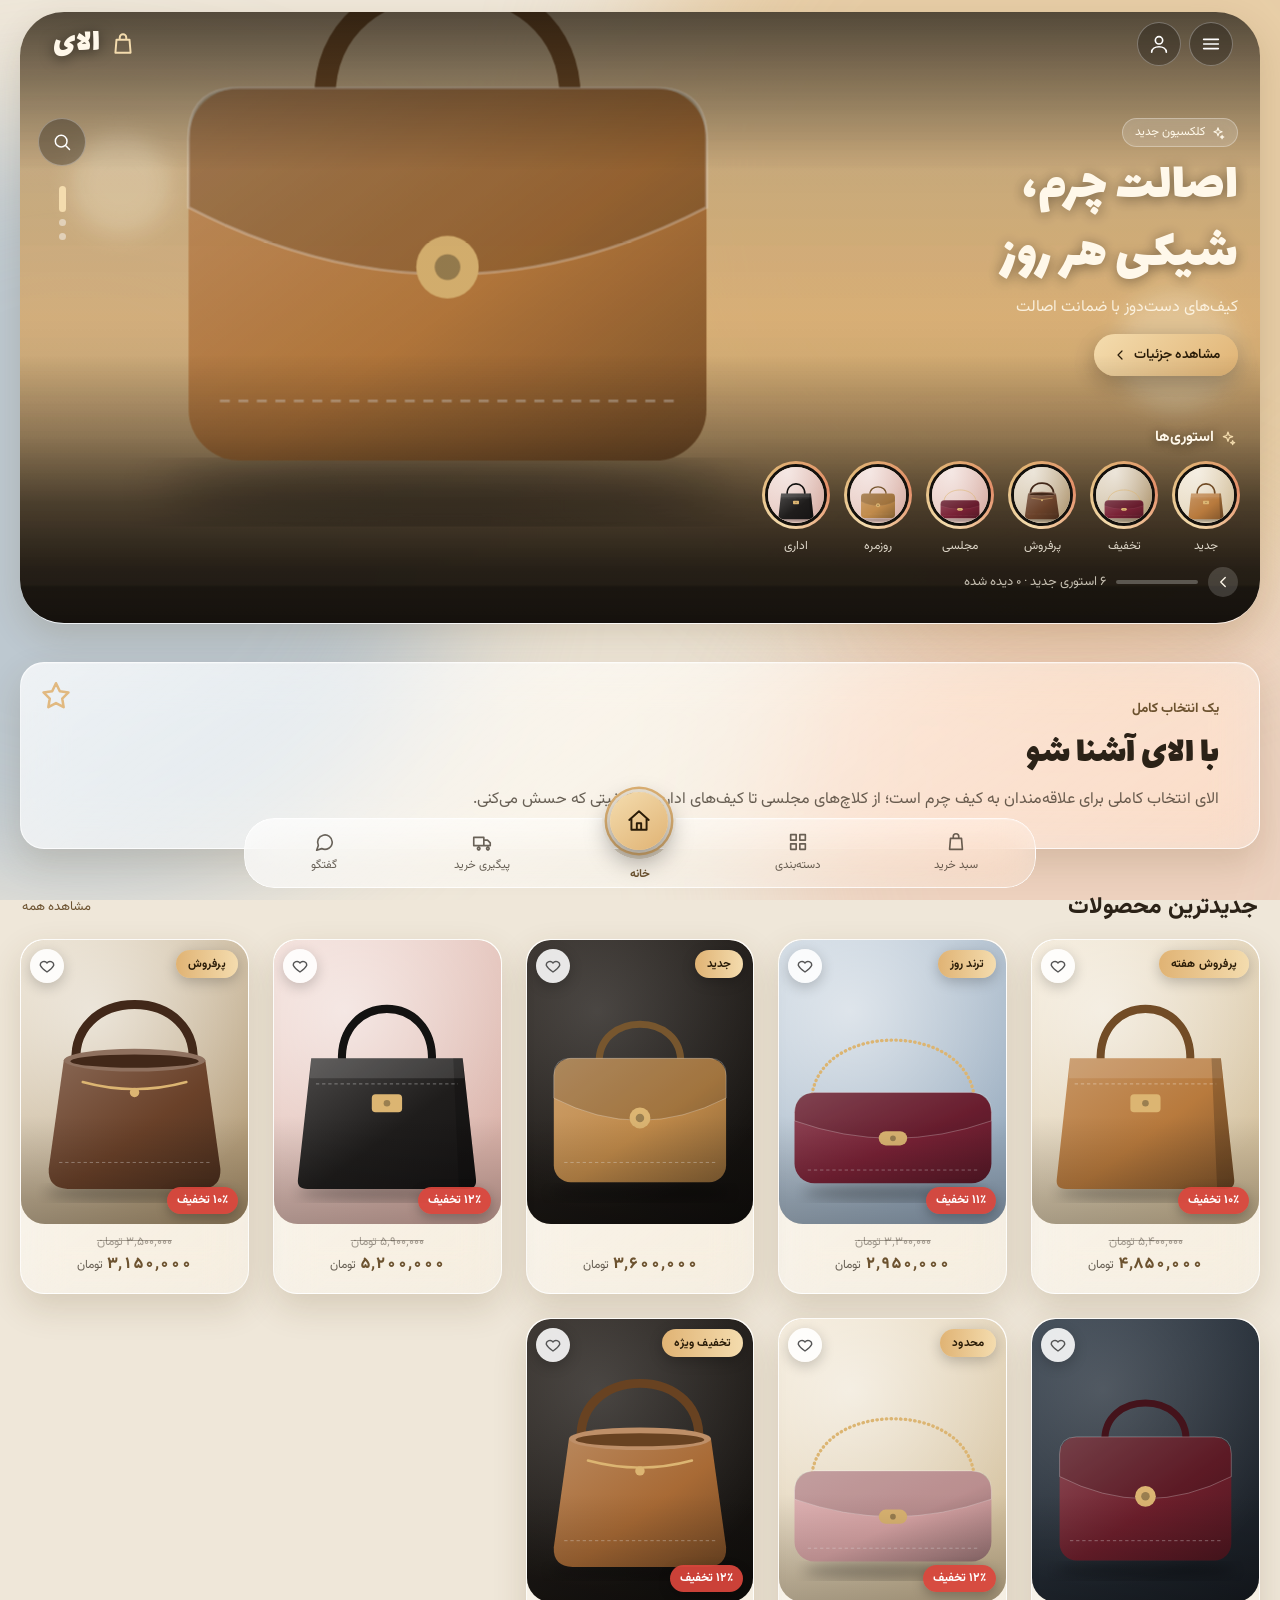
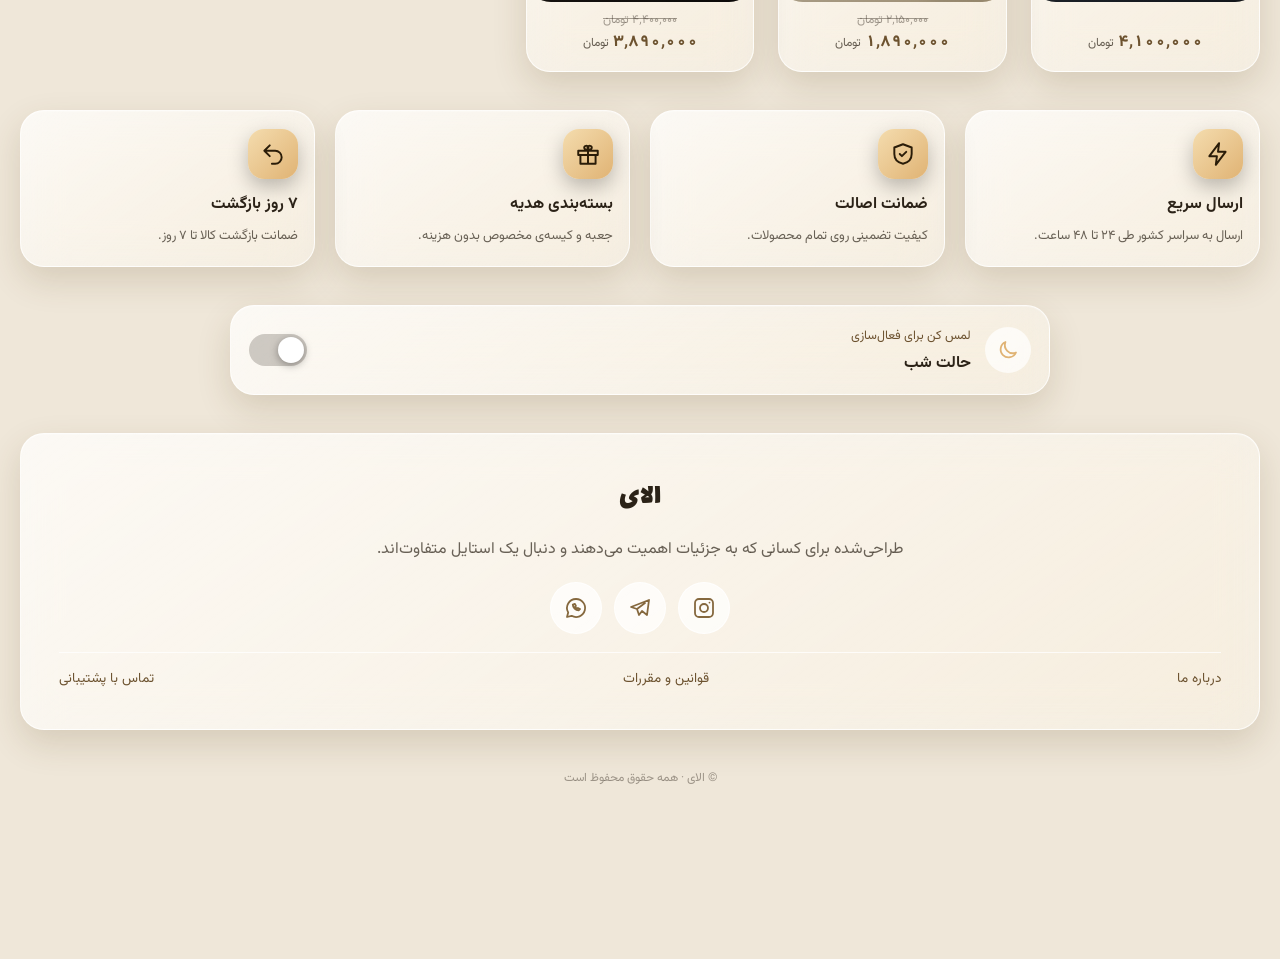
<file: index.html>
<!doctype html>
<html lang="fa" dir="rtl">
<head>
<meta charset="utf-8">
<meta name="viewport" content="width=device-width,initial-scale=1,viewport-fit=cover,interactive-widget=resizes-content">
<title>ال آی | فروشگاه کیف</title>
<link id="fav" rel="icon" type="image/png" href="[data-uri]"><link id="fav2" rel="apple-touch-icon" href="[data-uri]">
<meta name="theme-color" content="#0e0c0a">
<link rel="preconnect" href="https://fonts.googleapis.com"><link rel="preconnect" href="https://fonts.gstatic.com" crossorigin>
<link rel="stylesheet" href="https://fonts.googleapis.com/css2?family=Lalezar&family=Vazirmatn:wght@300;400;500;600;700;800&display=swap">
<style>html{color-scheme:dark}body{margin:0}
/* Layout: mobile-first RTL storefront, floating glass header + liquid-notch bottom nav over an ambient gold/haze backdrop */
@property --nr{syntax:'<length>';inherits:true;initial-value:0px}
@property --nx{syntax:'<length>';inherits:true;initial-value:50px}
:root{
  --accent:#e0b374; --accent2:#f4dcae; --on-accent:#2a1c08;
  --bgd:#0e0c0a; --bgl:#efe7d9;
  --bg:var(--bgd); --bg2:#1b1712;
  --fg:#f8f0e1; --muted:rgba(248,240,225,.68); --faint:rgba(248,240,225,.4);
  --ga:.12; --gk:1; --blur:22px; --r:24px;
  --gb:rgba(255,255,255,.2); --shadow:0 18px 44px rgba(0,0,0,.42);
  --sheet:rgba(24,20,15,.82); --seen:rgba(255,255,255,.28); --field:rgba(255,255,255,.08);
  --blob1:rgba(224,179,116,.34); --blob2:rgba(111,138,163,.38); --blob3:rgba(160,96,60,.22);
  --ink:var(--accent2);--ok:#6fd3a0; --bad:#f0746b; --font:'Vazirmatn',system-ui,sans-serif; --disp:'Lalezar','Vazirmatn',system-ui,sans-serif;
  color-scheme:dark;
}
@media (prefers-color-scheme:light){:root:not([data-theme="dark"]){--ink:color-mix(in srgb,var(--accent) 50%,#2a1c08);--bg:var(--bgl);--bg2:#e4d9c6;--fg:#2b2217;--muted:rgba(43,34,23,.7);--faint:rgba(43,34,23,.42);--gk:4.2;--gb:rgba(255,255,255,.75);--shadow:0 14px 34px rgba(90,60,20,.16);--sheet:rgba(255,251,244,.86);--seen:rgba(43,34,23,.22);--field:rgba(43,34,23,.06);--blob1:rgba(224,179,116,.5);--blob2:rgba(140,170,200,.5);--blob3:rgba(230,160,130,.3);color-scheme:light}}
:root[data-theme="light"]{--ink:color-mix(in srgb,var(--accent) 50%,#2a1c08);--bg:var(--bgl);--bg2:#e4d9c6;--fg:#2b2217;--muted:rgba(43,34,23,.7);--faint:rgba(43,34,23,.42);--gk:4.2;--gb:rgba(255,255,255,.75);--shadow:0 14px 34px rgba(90,60,20,.16);--sheet:rgba(255,251,244,.86);--seen:rgba(43,34,23,.22);--field:rgba(43,34,23,.06);--blob1:rgba(224,179,116,.5);--blob2:rgba(140,170,200,.5);--blob3:rgba(230,160,130,.3);color-scheme:light}
:root[data-theme="dark"]{--ink:var(--accent2);--bg:var(--bgd);color-scheme:dark}

*{box-sizing:border-box;-webkit-tap-highlight-color:transparent}
html{scroll-behavior:smooth}
body{margin:0;background:var(--bg);color:var(--fg);font-family:var(--font);font-size:15px;line-height:1.75;direction:rtl;
  padding-block:0;padding-left:max(16px,env(safe-area-inset-left,0px));padding-right:max(16px,env(safe-area-inset-right,0px));min-height:100vh;overflow-x:hidden}
body::before{content:"";position:fixed;inset:0 0 auto;height:env(safe-area-inset-top,0px);z-index:30;background:var(--bg)}
body.lock{overflow:hidden}
button{font:inherit;color:inherit;cursor:pointer;border:0;background:none;padding:0}
input,textarea,select{font:inherit;color:inherit}
a{color:inherit}
svg{display:block}
:focus-visible{outline:2px solid var(--accent);outline-offset:2px}
.sr{position:absolute;width:1px;height:1px;overflow:hidden;clip:rect(0 0 0 0)}

.ambient{position:fixed;inset:0;z-index:-1;overflow:hidden;pointer-events:none}
.ambient i{position:absolute;border-radius:50%;filter:blur(70px);animation:drift 26s ease-in-out infinite alternate}
.ambient i:nth-child(1){width:70vmax;height:70vmax;background:var(--blob1);top:-20vmax;right:-18vmax}
.ambient i:nth-child(2){width:60vmax;height:60vmax;background:var(--blob2);top:10vmax;left:-24vmax;animation-delay:-8s}
.ambient i:nth-child(3){width:50vmax;height:50vmax;background:var(--blob3);bottom:-20vmax;right:-10vmax;animation-delay:-15s}
@keyframes drift{to{transform:translate(6vmax,4vmax) scale(1.12)}}

.glass{background:linear-gradient(145deg,rgba(255,255,255,calc(var(--ga)*var(--gk)*1.5)),rgba(255,255,255,calc(var(--ga)*var(--gk)*.55)));
  -webkit-backdrop-filter:blur(var(--blur)) saturate(1.5);backdrop-filter:blur(var(--blur)) saturate(1.5);
  border:1px solid var(--gb);border-radius:var(--r);box-shadow:var(--shadow),inset 0 1px 0 rgba(255,255,255,.22)}
.app{width:100%;max-width:540px;margin:0 auto;padding-top:calc(84px + env(safe-area-inset-top,0px) * 0);padding-bottom:150px;display:flex;flex-direction:column;gap:26px}
.app>*{min-width:0}

/* header */
.hd{position:fixed;top:env(safe-area-inset-top,0px);left:50%;transform:translateX(-50%);width:min(100%,540px);z-index:20;
  padding:10px max(16px,env(safe-area-inset-left,0px)) 0 max(16px,env(safe-area-inset-right,0px))}
.hd-in{display:flex;align-items:center;justify-content:space-between;gap:10px;padding:8px 10px;border-radius:999px}
.hd-grp{display:flex;gap:8px;align-items:center}
.ib{width:44px;height:44px;border-radius:50%;display:grid;place-items:center;background:rgba(255,255,255,calc(var(--ga)*var(--gk)*1.2));border:1px solid var(--gb);transition:transform .2s,background .2s}
.ib:active{transform:scale(.92)}
.ib .dot{position:absolute}
.logo{display:flex;align-items:center;gap:8px;font-family:var(--disp);font-size:25px;line-height:1;padding-inline:6px;color:var(--accent2);text-decoration:none;white-space:nowrap;max-width:50%}
.logo img{height:38px;width:auto;max-width:150px;object-fit:contain}
.logo svg{color:var(--accent)}

/* hero */
.hero{position:relative;height:clamp(330px,88vw,440px);border-radius:32px;overflow:hidden;touch-action:pan-y;cursor:pointer;border:1px solid var(--gb);box-shadow:var(--shadow)}
.hero .sl{position:absolute;inset:0;opacity:0;transition:opacity .9s ease;pointer-events:none}
.hero .sl.on{opacity:1;pointer-events:auto}
.hero .sl img{width:100%;height:100%;object-fit:cover}
.hero .sl.on img{animation:kb 9s ease-out forwards}
@keyframes kb{from{transform:scale(1.02)}to{transform:scale(1.13) translate(-1.5%,-1%)}}
.hero .sl::after{content:"";position:absolute;inset:0;background:linear-gradient(0deg,rgba(10,8,6,.78) 0%,rgba(10,8,6,.15) 55%,rgba(10,8,6,.25) 100%)}
.hero .tx{position:absolute;z-index:2;inset:auto 18px 52px 18px;color:#fff8ea;display:flex;flex-direction:column;gap:6px;align-items:flex-start;transform:translateY(12px);opacity:0;transition:.7s .25s}
.hero .sl.on .tx{transform:none;opacity:1}
.chip{display:inline-flex;align-items:center;gap:6px;padding:3px 12px;border-radius:999px;font-size:12px;background:rgba(255,255,255,.18);border:1px solid rgba(255,255,255,.3);-webkit-backdrop-filter:blur(10px);backdrop-filter:blur(10px)}
.hero h2{margin:0;font-family:var(--disp);font-weight:400;font-size:clamp(28px,8vw,38px);line-height:1.25;text-wrap:balance;text-shadow:0 2px 14px rgba(0,0,0,.4)}
.hero p{margin:0;font-size:13.5px;opacity:.88;max-width:26ch}
.btn-g{margin-top:6px;display:inline-flex;align-items:center;gap:6px;padding:9px 18px;border-radius:999px;font-size:13.5px;font-weight:600;background:linear-gradient(135deg,var(--accent2),var(--accent));color:var(--on-accent);box-shadow:0 8px 24px rgba(0,0,0,.3)}
.dots{position:absolute;z-index:3;bottom:18px;left:0;right:0;display:flex;justify-content:center;gap:7px}
.dots i{width:7px;height:7px;border-radius:99px;background:rgba(255,255,255,.45);transition:.4s}
.dots i.on{width:26px;background:var(--accent2)}

/* stories */
.sec-h{display:flex;align-items:center;justify-content:space-between;gap:10px;margin:0 2px 12px}
.sec-h h3{margin:0;font-size:19px;font-weight:800;text-wrap:balance}
.sec-h a,.sec-h button{font-size:13px;color:var(--accent)}
.stories{display:flex;gap:14px;overflow-x:auto;padding:4px 2px 10px;scroll-snap-type:x proximity;scrollbar-width:none}
.stories::-webkit-scrollbar{display:none}
.st{flex:0 0 78px;display:flex;flex-direction:column;align-items:center;gap:7px;scroll-snap-align:start;font-size:12px;min-width:0}
.ring{width:78px;height:78px;border-radius:50%;padding:3px;background:conic-gradient(from 200deg,var(--accent2),var(--accent),#e48f6a,var(--accent2));transition:.4s;position:relative}
.ring img{width:100%;height:100%;border-radius:50%;object-fit:cover;border:3px solid var(--bg);background:var(--bg2)}
.ring.seen{background:var(--seen)}
.ring.seen img{filter:grayscale(.55) brightness(.85)}
.ring .pl{position:absolute;bottom:2px;left:2px;width:22px;height:22px;border-radius:50%;background:var(--accent);color:var(--on-accent);display:grid;place-items:center;border:2px solid var(--bg)}
.st span{max-width:78px;white-space:nowrap;overflow:hidden;text-overflow:ellipsis;color:var(--muted)}
.hint{display:flex;align-items:center;gap:12px;padding:8px 10px;border-radius:999px;font-size:13px;color:var(--muted)}
.hint .nb{width:34px;height:34px;border-radius:50%;display:grid;place-items:center;background:rgba(255,255,255,calc(var(--ga)*var(--gk)*1.4));flex:none}
.hint .bar{flex:0 0 82px;height:4px;border-radius:9px;background:var(--seen);overflow:hidden}
.hint .bar b{display:block;height:100%;background:linear-gradient(90deg,var(--accent),var(--accent2));border-radius:9px;transition:width .5s}

/* intro */
.intro{padding:26px 22px;display:flex;flex-direction:column;gap:8px;position:relative;overflow:hidden}
.intro .k{color:var(--accent);font-size:13.5px;font-weight:700}
.intro h3{margin:0;font-family:var(--disp);font-weight:400;font-size:30px;line-height:1.3;text-wrap:balance}
.intro p{margin:0;color:var(--muted)}
.intro .star{position:absolute;left:18px;top:16px;color:var(--accent);opacity:.9}

/* products */
.grid{display:grid;grid-template-columns:repeat(2,minmax(0,1fr));gap:14px}
.pc{overflow:hidden;display:flex;flex-direction:column;cursor:pointer;transition:transform .25s,box-shadow .25s;min-width:0}
.pc:hover{transform:translateY(-3px)}
.pc .bd{background:linear-gradient(90deg,var(--accent),var(--accent2));color:var(--on-accent);font-size:12px;font-weight:700;text-align:center;padding:3px 8px;white-space:nowrap;overflow:hidden;text-overflow:ellipsis}
.pc .im{position:relative;aspect-ratio:1/1.08;overflow:hidden;background:var(--bg2)}
.pc .im img{width:100%;height:100%;object-fit:cover;transition:transform .6s}
.pc:hover .im img{transform:scale(1.06)}
.off{position:absolute;top:10px;right:10px;background:rgba(220,70,60,.92);color:#fff;font-size:12px;font-weight:700;padding:1px 10px;border-radius:99px}
.rb{position:absolute;bottom:10px;width:40px;height:40px;border-radius:50%;display:grid;place-items:center}
.rb.add{left:10px;background:linear-gradient(135deg,var(--accent2),var(--accent));color:var(--on-accent);box-shadow:0 6px 16px rgba(0,0,0,.35)}
.rb.fav{right:10px;background:rgba(255,255,255,.82);color:#555}
.rb.fav.on{color:#e0453f}.rb.fav.on svg{fill:currentColor}
.pc .in{padding:10px 12px 14px;display:flex;flex-direction:column;gap:2px}
.pc h4{margin:0;font-size:14px;font-weight:600;line-height:1.6;display:-webkit-box;-webkit-line-clamp:2;-webkit-box-orient:vertical;overflow:hidden;min-height:3.2em}
.old{font-size:12px;color:var(--faint);text-decoration:line-through;min-height:1.5em}
.price{font-weight:800;color:var(--accent2);font-size:15px;font-variant-numeric:tabular-nums}
.price small{font-weight:400;font-size:12px;color:var(--muted)}
.sw-row{display:flex;gap:4px;margin-top:2px}.sw-row i{width:12px;height:12px;border-radius:50%;border:1px solid rgba(255,255,255,.4)}

/* features */
.feat{display:grid;grid-template-columns:repeat(2,minmax(0,1fr));gap:14px}
.fc{padding:18px 16px;display:flex;flex-direction:column;gap:6px}
.fc .fi{width:50px;height:50px;border-radius:16px;display:grid;place-items:center;background:linear-gradient(135deg,var(--accent2),var(--accent));color:var(--on-accent);margin-bottom:6px;box-shadow:0 8px 20px rgba(0,0,0,.25)}
.fc b{font-size:16px}.fc span{font-size:13px;color:var(--muted)}
.night{display:flex;align-items:center;gap:14px;padding:16px 18px;cursor:pointer;width:100%;text-align:right}
.night .ni{width:46px;height:46px;border-radius:50%;display:grid;place-items:center;background:rgba(255,255,255,calc(var(--ga)*var(--gk)*1.4));color:var(--accent)}
.night .nt{flex:1}.night .nt b{display:block}.night .nt small{color:var(--accent);font-size:12.5px}
.tg{width:58px;height:32px;border-radius:99px;background:var(--seen);position:relative;transition:.3s;flex:none}
.tg::after{content:"";position:absolute;top:3px;right:3px;width:26px;height:26px;border-radius:50%;background:#fff;box-shadow:0 2px 8px rgba(0,0,0,.35);transition:.35s cubic-bezier(.34,1.56,.64,1)}
.tg.on{background:linear-gradient(135deg,var(--accent2),var(--accent))}.tg.on::after{transform:translateX(-26px)}

.about{padding:28px 22px;text-align:center;display:flex;flex-direction:column;gap:12px;align-items:center}
.about h3{margin:0;font-family:var(--disp);font-weight:400;font-size:30px}
.about p{margin:0;color:var(--muted);max-width:34ch}
.soc{display:flex;gap:12px;justify-content:center;flex-wrap:wrap;margin:6px 0}
.soc a{width:52px;height:52px;border-radius:50%;display:grid;place-items:center;background:rgba(255,255,255,calc(var(--ga)*var(--gk)*1.4));border:1px solid var(--gb);transition:.25s;color:var(--accent2)}
.soc a:hover{transform:translateY(-4px) scale(1.06);background:linear-gradient(135deg,var(--accent2),var(--accent));color:var(--on-accent)}
.links{display:flex;justify-content:space-between;gap:10px;width:100%;border-top:1px solid var(--gb);padding-top:14px;font-size:13.5px;color:var(--accent);flex-wrap:wrap}
.links a{text-decoration:none}
.copy{text-align:center;font-size:12px;color:var(--faint)}

/* bottom nav with liquid notch */
.nv{position:fixed;bottom:0;left:50%;transform:translateX(-50%);width:min(100%,540px);z-index:20;padding:0 max(14px,env(safe-area-inset-left,0px)) calc(12px + env(safe-area-inset-bottom,0px)) max(14px,env(safe-area-inset-right,0px));pointer-events:none}
.nv-in{position:relative;height:70px;pointer-events:auto;--nr:0px;--nx:50px;transition:--nr .32s cubic-bezier(.34,1.5,.64,1)}
.nv-bar{position:absolute;inset:0;border-radius:30px;display:flex;align-items:flex-end;
  -webkit-mask-image:radial-gradient(circle at var(--nx) 4px,transparent calc(var(--nr) - .5px),#000 var(--nr));mask-image:radial-gradient(circle at var(--nx) 4px,transparent calc(var(--nr) - .5px),#000 var(--nr))}
.nv-b{flex:1;height:100%;display:flex;flex-direction:column;align-items:center;justify-content:center;gap:2px;color:var(--muted);font-size:11.5px;position:relative;transition:color .3s,opacity .25s,transform .35s}
.nv-b.on{color:var(--accent2);font-weight:700;transform:translateY(9px)}
.nv-b.on svg{opacity:0}
.nv-b .cnt{position:absolute;top:10px;margin-right:-18px;min-width:18px;height:18px;border-radius:9px;background:#e0453f;color:#fff;font-size:10.5px;display:grid;place-items:center;padding:0 4px;line-height:1}
.nv-bub{position:absolute;top:-26px;width:58px;height:58px;margin-right:0;border-radius:50%;background:linear-gradient(145deg,var(--accent2),var(--accent));color:var(--on-accent);display:grid;place-items:center;
  box-shadow:0 10px 26px rgba(0,0,0,.4),0 0 0 3px var(--bg),0 0 0 5.5px var(--accent);transition:transform .38s cubic-bezier(.34,1.7,.64,1),left .01s;pointer-events:none;z-index:2;transform:translateX(-50%) scale(1)}
.nv.sw .nv-bub{transform:translateX(-50%) scale(0);transition-duration:.15s}
.nv-lab{position:absolute;z-index:2;bottom:8px;font-size:11.5px;font-weight:700;color:var(--accent2);transform:translateX(50%);pointer-events:none;white-space:nowrap}
.nv-bub svg{width:26px;height:26px}

/* drawer */
.ov{position:fixed;inset:0;z-index:60;background:rgba(6,5,4,.55);-webkit-backdrop-filter:blur(6px);backdrop-filter:blur(6px);display:flex;animation:fi .25s}
@keyframes fi{from{opacity:0}}
.ov.c{align-items:center;justify-content:center;padding:16px}
.ov.b{align-items:flex-end;justify-content:center}
.ov.s{justify-content:flex-start}
.dr{width:min(88vw,400px);height:100%;padding:calc(14px + env(safe-area-inset-top,0px)) 14px calc(14px + env(safe-area-inset-bottom,0px));overflow-y:auto;background:var(--sheet);-webkit-backdrop-filter:blur(34px) saturate(1.6);backdrop-filter:blur(34px) saturate(1.6);border-inline-start:1px solid var(--gb);border-radius:0 0 0 0;display:flex;flex-direction:column;gap:16px;animation:slr .38s cubic-bezier(.2,.9,.3,1)}
@keyframes slr{from{transform:translateX(100%)}}
.ov.s{justify-content:flex-start}
.dr-ban{position:relative;border-radius:26px;overflow:hidden;aspect-ratio:16/8.4;flex:none;color:#fff}
.dr-ban img{width:100%;height:100%;object-fit:cover}
.dr-ban::after{content:"";position:absolute;inset:0;background:linear-gradient(0deg,rgba(0,0,0,.72),transparent 65%)}
.dr-ban .t{position:absolute;z-index:2;bottom:12px;right:16px;left:16px}
.dr-ban .t b{font-family:var(--disp);font-weight:400;font-size:26px;display:block;line-height:1.2}
.dr-ban .t span{font-size:13px;opacity:.85}
.dr-x{position:absolute;z-index:3;top:12px;left:12px;width:44px;height:44px;border-radius:15px;background:rgba(255,255,255,.92);color:#222;display:grid;place-items:center}
.prof{display:flex;align-items:center;gap:12px;padding:10px 12px;border-radius:22px;cursor:pointer;width:100%;text-align:right}
.av{width:50px;height:50px;border-radius:16px;background:linear-gradient(135deg,var(--accent2),var(--accent));color:var(--on-accent);display:grid;place-items:center;font-weight:800;font-size:20px;flex:none}
.prof b{display:block;line-height:1.4}.prof small{color:var(--muted)}
.lbl{font-size:12px;color:var(--faint);letter-spacing:.04em;margin:0 8px -6px;font-weight:600}
.mg{padding:8px;display:flex;flex-direction:column;border-radius:26px}
.mi{display:flex;align-items:center;gap:14px;padding:10px;border-radius:18px;width:100%;text-align:right;transition:background .2s}
.mi:hover,.mi:active{background:rgba(255,255,255,calc(var(--ga)*var(--gk)))}
.mi .mc{width:44px;height:44px;border-radius:50%;display:grid;place-items:center;color:#fff;box-shadow:0 6px 14px rgba(0,0,0,.28);flex:none}
.mi b{flex:1;font-weight:600}.mi .ch{color:var(--faint)}

/* sheets & modals */
.sh{width:min(100%,540px);max-height:92vh;overflow-y:auto;background:var(--sheet);-webkit-backdrop-filter:blur(36px) saturate(1.6);backdrop-filter:blur(36px) saturate(1.6);border:1px solid var(--gb);border-radius:32px 32px 0 0;padding:16px 16px calc(18px + env(safe-area-inset-bottom,0px));animation:sup .4s cubic-bezier(.2,.9,.3,1);position:relative;overscroll-behavior:contain}
.ov.c .sh{border-radius:30px;width:min(100%,440px)}
@keyframes sup{from{transform:translateY(60px);opacity:0}}
.grab{width:44px;height:4px;border-radius:9px;background:var(--seen);margin:0 auto 12px}
.sh h3{margin:0 0 10px;font-size:19px}
.xb{position:absolute;top:14px;left:14px;z-index:4;width:38px;height:38px;border-radius:50%;display:grid;place-items:center;background:rgba(0,0,0,.4);color:#fff;-webkit-backdrop-filter:blur(8px);backdrop-filter:blur(8px)}
.pg{display:grid;grid-template-columns:minmax(0,1fr) 66px;gap:10px;margin-top:22px}
.pg .main{position:relative;aspect-ratio:1/1.02;border-radius:24px;overflow:hidden;cursor:zoom-in;background:var(--bg2)}
.pg .main img{width:100%;height:100%;object-fit:cover;animation:fi .35s}
.pg .main .hn{position:absolute;top:10px;right:10px;font-size:11.5px;padding:3px 12px;border-radius:99px;background:rgba(0,0,0,.42);color:#fff;-webkit-backdrop-filter:blur(8px);backdrop-filter:blur(8px)}
.pg .main .fv{position:absolute;top:10px;left:10px}
.th{position:relative}.th-in{position:absolute;inset:0;overflow-y:auto;display:flex;flex-direction:column;gap:8px;scrollbar-width:none}.th-in::-webkit-scrollbar{display:none}
.th button{flex:none;width:66px;height:66px;border-radius:16px;overflow:hidden;border:2px solid transparent;opacity:.7;transition:.25s}
.th button.on{border-color:var(--accent);opacity:1;box-shadow:0 0 0 3px rgba(224,179,116,.25)}
.th img{width:100%;height:100%;object-fit:cover}
.pt{margin:16px 2px 4px;font-size:21px;font-weight:800;line-height:1.5;text-wrap:balance}
.pp{display:flex;align-items:baseline;gap:10px;flex-wrap:wrap;margin:0 2px 8px}
.pp .price{font-size:21px}.pp .disc{font-size:12px;background:rgba(220,70,60,.92);color:#fff;padding:1px 10px;border-radius:99px}
.cl-t{display:flex;justify-content:space-between;margin:14px 2px 8px;font-weight:700}.cl-t span{font-weight:400;color:var(--accent2)}
.cl{display:flex;gap:12px;flex-wrap:wrap;margin:0 2px}
.cl button{width:42px;height:42px;border-radius:50%;padding:4px;border:2px solid var(--gb);transition:.25s;position:relative}
.cl button i{display:block;width:100%;height:100%;border-radius:50%;box-shadow:inset 0 0 0 1px rgba(255,255,255,.3),inset 0 -6px 10px rgba(0,0,0,.25)}
.cl button.on{border-color:var(--accent);transform:scale(1.08);box-shadow:0 0 0 4px rgba(224,179,116,.22)}
.desc{margin:12px 2px;color:var(--muted);white-space:pre-line}
.qty{display:inline-flex;align-items:center;gap:6px;border-radius:99px;padding:3px;background:var(--field)}
.qty button{width:34px;height:34px;border-radius:50%;display:grid;place-items:center;background:rgba(255,255,255,calc(var(--ga)*var(--gk)*1.5))}
.qty b{min-width:26px;text-align:center;font-variant-numeric:tabular-nums}
.actions{position:sticky;bottom:-18px;margin:14px -16px -18px;padding:12px 16px calc(14px + env(safe-area-inset-bottom,0px));display:flex;gap:10px;background:linear-gradient(0deg,var(--sheet) 60%,transparent)}
.pbtn{flex:1;display:flex;align-items:center;justify-content:center;gap:8px;padding:13px 14px;border-radius:18px;font-weight:700;font-size:15px;background:linear-gradient(135deg,var(--accent2),var(--accent));color:var(--on-accent);box-shadow:0 10px 26px rgba(0,0,0,.3);transition:.2s}
.pbtn:active{transform:scale(.97)}
.pbtn.ghost{background:var(--field);color:var(--fg);box-shadow:none;border:1px solid var(--gb)}
.pbtn[disabled]{opacity:.5}
.sim{display:flex;gap:12px;overflow-x:auto;padding:2px 2px 8px;scrollbar-width:none}.sim::-webkit-scrollbar{display:none}
.sim .pc{flex:0 0 140px}

.lb{position:fixed;inset:0;z-index:90;background:rgba(5,4,3,.94);display:flex;flex-direction:column;animation:fi .25s;touch-action:pan-y}
.lb-top{display:flex;justify-content:space-between;align-items:center;padding:calc(14px + env(safe-area-inset-top,0px)) 16px 8px;color:#fff}
.lb-st{flex:1;position:relative;overflow:hidden;display:grid;place-items:center}
.lb-st img{max-width:100%;max-height:100%;object-fit:contain;transition:transform .35s;user-select:none;-webkit-user-drag:none}
.lb-st img.z{transform:scale(2.4);cursor:zoom-out}
.lb-n{position:absolute;top:50%;transform:translateY(-50%);width:46px;height:46px;border-radius:50%;background:rgba(255,255,255,.14);color:#fff;display:grid;place-items:center;z-index:2}
.lb-n.p{right:12px}.lb-n.n{left:12px}
.lb-th{display:flex;gap:8px;justify-content:center;padding:10px 16px calc(14px + env(safe-area-inset-bottom,0px));overflow-x:auto}
.lb-th button{flex:none;width:56px;height:56px;border-radius:12px;overflow:hidden;opacity:.5;border:2px solid transparent}.lb-th button.on{opacity:1;border-color:var(--accent)}.lb-th img{width:100%;height:100%;object-fit:cover}

/* story viewer */
.sv{position:fixed;inset:0;z-index:80;background:#0a0807;display:flex;justify-content:center;animation:fi .2s;color:#fff}
.sv-in{position:relative;width:min(100%,480px);height:100%;overflow:hidden;background:#000}
.sv-m{position:absolute;inset:0}.sv-m img,.sv-m video{width:100%;height:100%;object-fit:cover}
.sv-sh{position:absolute;inset:0;background:linear-gradient(180deg,rgba(0,0,0,.55),transparent 22%,transparent 55%,rgba(0,0,0,.8));pointer-events:none}
.sv-bars{position:absolute;top:calc(10px + env(safe-area-inset-top,0px));left:12px;right:12px;display:flex;gap:4px;z-index:3;direction:rtl}
.sv-bars i{flex:1;height:3px;border-radius:9px;background:rgba(255,255,255,.3);overflow:hidden}.sv-bars i b{display:block;height:100%;width:0;background:#fff}
.sv-hd{position:absolute;top:calc(24px + env(safe-area-inset-top,0px));left:12px;right:12px;display:flex;align-items:center;gap:10px;z-index:3}
.sv-hd img{width:40px;height:40px;border-radius:50%;object-fit:cover;border:2px solid var(--accent)}
.sv-hd b{display:block;line-height:1.3;font-size:14px}.sv-hd small{opacity:.7;font-size:11.5px}
.sv-hd .sp{flex:1}.sv-hd button{width:38px;height:38px;border-radius:50%;background:rgba(255,255,255,.16);display:grid;place-items:center;-webkit-backdrop-filter:blur(8px);backdrop-filter:blur(8px)}
.sv-z{position:absolute;inset:80px 0 150px;display:flex;z-index:2}.sv-z i{flex:1}.sv-z i:nth-child(2){flex:.6}
.sv-ft{position:absolute;left:0;right:0;bottom:0;z-index:4;padding:0 16px calc(16px + env(safe-area-inset-bottom,0px));display:flex;flex-direction:column;gap:12px}
.sv-cap{font-size:15px;text-shadow:0 1px 10px rgba(0,0,0,.6);max-height:90px;overflow:auto}
.sv-act{display:flex;align-items:center;gap:10px}
.sv-a{display:flex;align-items:center;gap:6px;height:46px;padding:0 16px;border-radius:99px;background:rgba(255,255,255,.15);-webkit-backdrop-filter:blur(12px);backdrop-filter:blur(12px);border:1px solid rgba(255,255,255,.22);font-size:14px;font-variant-numeric:tabular-nums}
.sv-a.on{color:#ff5a63}.sv-a.on svg{fill:currentColor}
.sv-a.pr{margin-right:auto;background:linear-gradient(135deg,var(--accent2),var(--accent));color:var(--on-accent);font-weight:700;border:0}
.cm{display:flex;flex-direction:column;gap:12px;max-height:44vh;overflow-y:auto;margin-bottom:12px}
.cmi{display:flex;gap:10px}.cmi .av{width:38px;height:38px;border-radius:50%;font-size:15px}.cmi div{flex:1;background:var(--field);padding:8px 12px;border-radius:16px}.cmi b{font-size:13px}.cmi p{margin:0;font-size:14px;color:var(--muted)}.cmi small{color:var(--faint);font-size:11px}
.sv-sheet{position:absolute;z-index:6;left:0;right:0;bottom:0;color:var(--fg)}.sv-sheet .sh{width:100%;border-radius:28px 28px 0 0}
.row{display:flex;gap:10px;align-items:center}
.in{width:100%;padding:12px 14px;border-radius:16px;border:1px solid var(--gb);background:var(--field);outline:0;min-width:0}
.in:focus{border-color:var(--accent);box-shadow:0 0 0 3px rgba(224,179,116,.2)}
textarea.in{resize:vertical}
select.in{appearance:none;background-image:linear-gradient(45deg,transparent 50%,var(--muted) 50%),linear-gradient(135deg,var(--muted) 50%,transparent 50%);background-position:calc(0% + 18px) 55%,calc(0% + 12px) 55%;background-size:6px 6px;background-repeat:no-repeat;padding-left:34px}
select.in option{color:#222}
.sharel{display:grid;grid-template-columns:repeat(3,1fr);gap:10px}.sharel a,.sharel button{display:flex;flex-direction:column;align-items:center;gap:6px;padding:14px 8px;border-radius:20px;background:var(--field);text-decoration:none;font-size:13px;border:1px solid var(--gb)}

/* pages */
.pg-h{margin:0 2px;font-family:var(--disp);font-weight:400;font-size:32px;line-height:1.3}
.cats{display:grid;grid-template-columns:repeat(2,minmax(0,1fr));gap:14px}
.cat{position:relative;aspect-ratio:1/.82;border-radius:26px;overflow:hidden;text-align:right;border:1px solid var(--gb);box-shadow:var(--shadow)}
.cat.on{outline:2px solid var(--accent)}
.cat img{width:100%;height:100%;object-fit:cover;transition:transform .6s}.cat:hover img{transform:scale(1.07)}
.cat::after{content:"";position:absolute;inset:0;background:linear-gradient(0deg,rgba(0,0,0,.7),transparent 60%)}
.cat b{position:absolute;z-index:2;bottom:10px;right:14px;color:#fff;font-size:16px}
.search{display:flex;align-items:center;gap:10px;padding:4px 16px}.search input{flex:1;background:none;border:0;outline:0;padding:11px 0;min-width:0}
.empty{text-align:center;padding:40px 20px;color:var(--muted);display:flex;flex-direction:column;align-items:center;gap:14px}
.ci{display:flex;gap:12px;padding:12px;align-items:center}.ci img{width:76px;height:76px;border-radius:18px;object-fit:cover;flex:none}.ci .m{flex:1;min-width:0}.ci b{display:block;font-size:14px;line-height:1.5}.ci small{color:var(--muted)}
.ci .x{width:34px;height:34px;border-radius:50%;display:grid;place-items:center;color:var(--bad);background:var(--field)}
.tot{padding:16px 18px;display:flex;flex-direction:column;gap:8px}.tot div{display:flex;justify-content:space-between}.tot .g{font-size:18px;font-weight:800;color:var(--accent2)}
.frm{padding:18px;display:flex;flex-direction:column;gap:12px}
.tl{display:flex;flex-direction:column;gap:0;padding:6px 4px}
.tl div{display:flex;gap:14px;align-items:center;padding:10px 0;position:relative;color:var(--faint)}
.tl div::before{content:"";width:22px;height:22px;border-radius:50%;border:2px solid var(--seen);flex:none;background:var(--bg)}
.tl div:not(:last-child)::after{content:"";position:absolute;right:10px;top:34px;width:2px;height:calc(100% - 22px);background:var(--seen)}
.tl div.d{color:var(--fg)}.tl div.d::before{border-color:var(--accent);background:var(--accent)}.tl div.d:not(:last-child)::after{background:var(--accent)}
.oc{padding:16px;display:flex;flex-direction:column;gap:8px}
.pill{display:inline-block;padding:2px 12px;border-radius:99px;font-size:12px;background:rgba(224,179,116,.2);color:var(--accent2);border:1px solid rgba(224,179,116,.4)}
.card-n{direction:ltr;font-size:22px;letter-spacing:.12em;font-variant-numeric:tabular-nums;text-align:center;padding:16px;border-radius:20px;background:linear-gradient(135deg,rgba(255,255,255,.16),rgba(255,255,255,.04));border:1px dashed var(--gb)}
.toast{position:fixed;z-index:200;bottom:calc(110px + env(safe-area-inset-bottom,0px));left:50%;transform:translateX(-50%);background:var(--sheet);-webkit-backdrop-filter:blur(20px);backdrop-filter:blur(20px);border:1px solid var(--gb);padding:10px 20px;border-radius:99px;font-size:14px;box-shadow:var(--shadow);animation:tin .35s cubic-bezier(.3,1.4,.6,1);max-width:90vw;text-align:center}
@keyframes tin{from{transform:translate(-50%,20px);opacity:0}}
.skel{min-height:70vh;display:grid;place-items:center;color:var(--muted)}

/* admin */
.adm{position:fixed;inset:0;z-index:100;background:var(--bg);overflow-y:auto;color:var(--fg);direction:rtl;padding-bottom:60px}
.adm::before{content:"";position:fixed;inset:0;z-index:-1;background:radial-gradient(60vmax 40vmax at 90% -10%,var(--blob1),transparent),radial-gradient(50vmax 40vmax at 0% 20%,var(--blob2),transparent)}
.adm-top{position:sticky;top:0;z-index:5;padding:calc(10px + env(safe-area-inset-top,0px)) max(14px,env(safe-area-inset-left,0px)) 10px max(14px,env(safe-area-inset-right,0px));display:flex;flex-direction:column;gap:10px;-webkit-backdrop-filter:blur(24px);backdrop-filter:blur(24px);background:var(--sheet);border-bottom:1px solid var(--gb)}
.adm-t{display:flex;align-items:center;gap:10px}.adm-t h2{margin:0;font-size:18px;flex:1;font-family:var(--disp);font-weight:400;font-size:24px}
.tabs{display:flex;gap:6px;overflow-x:auto;scrollbar-width:none}.tabs::-webkit-scrollbar{display:none}
.tb{flex:none;display:flex;align-items:center;gap:6px;padding:8px 14px;border-radius:99px;font-size:13.5px;border:1px solid var(--gb);background:var(--field);white-space:nowrap}
.tb.on{background:linear-gradient(135deg,var(--accent2),var(--accent));color:var(--on-accent);font-weight:700;border-color:transparent}
.adm-b{max-width:980px;margin:0 auto;padding:18px max(14px,env(safe-area-inset-left,0px)) 0 max(14px,env(safe-area-inset-right,0px));display:flex;flex-direction:column;gap:16px}
.ac{padding:18px;display:flex;flex-direction:column;gap:14px}
.ac h3{margin:0;font-size:17px}.ac>p{margin:0;color:var(--muted);font-size:13px}
.g2{display:grid;grid-template-columns:repeat(auto-fit,minmax(230px,1fr));gap:12px}
.f{display:flex;flex-direction:column;gap:5px;min-width:0}.fl{font-size:12.5px;color:var(--muted);font-weight:600}.fh{color:var(--faint);font-size:11.5px}
.cp{display:flex;gap:8px;align-items:center}.cp input[type=color]{width:46px;height:44px;border:1px solid var(--gb);border-radius:14px;background:var(--field);padding:3px;flex:none}
.rg{width:100%;accent-color:var(--accent)}
.lst{display:flex;flex-direction:column;gap:12px}
.li{border:1px solid var(--gb);border-radius:20px;padding:14px;display:flex;flex-direction:column;gap:12px;background:var(--field)}
.li-h{display:flex;align-items:center;justify-content:space-between;gap:8px}.li-a{display:flex;gap:6px}
.sb{width:36px;height:36px;border-radius:12px;display:grid;place-items:center;background:var(--field);border:1px solid var(--gb)}.sb.dg{color:var(--bad)}
.btn{display:inline-flex;align-items:center;justify-content:center;gap:8px;padding:11px 18px;border-radius:16px;font-weight:700;background:linear-gradient(135deg,var(--accent2),var(--accent));color:var(--on-accent)}
.btn.add{background:var(--field);color:var(--accent2);border:1px dashed var(--accent);align-self:flex-start}
.btn.sec{background:var(--field);color:var(--fg);border:1px solid var(--gb)}.btn.dg{background:rgba(240,116,107,.18);color:var(--bad);border:1px solid rgba(240,116,107,.4)}
.imf{display:flex;gap:12px;align-items:center;flex-wrap:wrap}.imf .pv{width:84px;height:84px;border-radius:18px;background:var(--bg2) center/cover;border:1px solid var(--gb);flex:none;overflow:hidden;display:grid;place-items:center;color:var(--faint)}
.imf .pv img,.imf .pv video{width:100%;height:100%;object-fit:cover}.imf .ct{flex:1;min-width:180px;display:flex;flex-direction:column;gap:8px}
.up{position:relative;overflow:hidden;display:inline-flex}.up input{position:absolute;inset:0;opacity:0;cursor:pointer;font-size:0}
.tgl{display:flex;align-items:center;justify-content:space-between;gap:12px;padding:10px 14px;border-radius:16px;background:var(--field);border:1px solid var(--gb)}
.mini{display:flex;gap:10px;flex-wrap:wrap}.mini .pre{flex:1;min-width:120px;padding:12px;border-radius:18px;border:1px solid var(--gb);background:var(--field);display:flex;flex-direction:column;gap:6px;align-items:center;font-size:13px}.pre i{display:flex}.pre i b{width:22px;height:22px;border-radius:50%;margin-inline-end:-6px;border:2px solid var(--bg)}
.stat{display:grid;grid-template-columns:repeat(auto-fit,minmax(130px,1fr));gap:12px}.stat div{padding:16px;border-radius:20px;background:var(--field);border:1px solid var(--gb)}.stat b{display:block;font-size:24px;color:var(--accent2)}.stat span{font-size:12.5px;color:var(--muted)}
.cmt{display:flex;justify-content:space-between;gap:10px;align-items:center;font-size:13px;padding:8px 12px;border-radius:14px;background:var(--bg2)}
.ta{width:100%;min-height:140px;direction:ltr;font-family:ui-monospace,monospace;font-size:12px}
.li.li-x{border-inline-start:5px solid var(--accent);background:color-mix(in srgb,var(--accent) 7%,var(--field));box-shadow:0 6px 18px rgba(0,0,0,.08)}

/* ===== product card v2 ===== */
.pc .im{aspect-ratio:4/5;border-radius:inherit}
.pc .im::after{content:"";position:absolute;inset:auto 0 0 0;height:38%;background:linear-gradient(transparent,rgba(0,0,0,.28));pointer-events:none;opacity:.9}
.pc .im .bd{position:absolute;top:10px;right:10px;z-index:2;border-radius:99px;padding:4px 12px;font-size:11.5px;letter-spacing:.2px;max-width:70%;box-shadow:0 4px 14px rgba(0,0,0,.22);backdrop-filter:blur(6px)}
.pc .im .off{top:auto;right:10px;bottom:10px;z-index:2;padding:3px 10px;box-shadow:0 4px 12px rgba(0,0,0,.25)}
.pc .rb.fav{top:9px;left:9px;right:auto;bottom:auto;z-index:2;width:34px;height:34px;background:rgba(255,255,255,.88);backdrop-filter:blur(6px);box-shadow:0 4px 14px rgba(0,0,0,.2);transition:transform .2s}
.pc .rb.fav svg{width:18px;height:18px}.pc .rb.fav:active{transform:scale(.88)}
.pc .sold{top:auto;bottom:10px;left:50%;transform:translateX(-50%);white-space:nowrap}
.pc .in{align-items:center;text-align:center;gap:0;padding:11px 10px 14px}
.pc .in .old{min-height:1.4em;line-height:1.4}
.pc .price{font-size:16px}
.pgn{display:flex;justify-content:center;align-items:center;gap:6px;flex-wrap:wrap;margin-top:26px;direction:rtl}
.pgn button{min-width:40px;height:40px;padding:0 10px;border-radius:14px;display:grid;place-items:center;font-weight:700;font-size:14px;color:var(--ink);background:rgba(255,255,255,calc(var(--ga)*var(--gk)*1.2));border:1px solid rgba(255,255,255,.35);cursor:pointer;font-variant-numeric:tabular-nums;transition:transform .2s,background .2s}
.pgn button:hover:not(:disabled){transform:translateY(-2px)}
.pgn button.on{background:linear-gradient(135deg,var(--accent2),var(--accent));color:var(--on-accent);border-color:transparent;box-shadow:0 8px 18px rgba(0,0,0,.25)}
.pgn button:disabled{opacity:.35;cursor:default}
.pgn .dd{color:var(--muted);padding:0 2px}
@media (max-width:420px){.pgn button{min-width:36px;height:36px;border-radius:12px}.pgn{gap:4px}}

/* readable accent text on light theme */
:root:not([data-theme="dark"]){--ink2:color-mix(in srgb,var(--accent) 36%,#2a1c08)}
:root:not([data-theme="dark"]) .sho .p,:root:not([data-theme="dark"]) .cl-t span,:root:not([data-theme="dark"]) .big,:root:not([data-theme="dark"]) .btn.add,:root:not([data-theme="dark"]) .bn-a button,:root:not([data-theme="dark"]) .chm .chb b,:root:not([data-theme="dark"]) .rq b,:root:not([data-theme="dark"]) .sync[data-k=busy],:root:not([data-theme="dark"]) .sync[data-k=wait],:root:not([data-theme="dark"]) .price,:root:not([data-theme="dark"]) .pill,:root:not([data-theme="dark"]) .intro .k,:root:not([data-theme="dark"]) .night .nt small,:root:not([data-theme="dark"]) .sec-h a,:root:not([data-theme="dark"]) .sec-h button,:root:not([data-theme="dark"]) .links,:root:not([data-theme="dark"]) .tot .g,:root:not([data-theme="dark"]) .nv-b.on,:root:not([data-theme="dark"]) .nv-lab{color:var(--ink2)}
:root:not([data-theme="dark"]) .sho .p{font-size:13.5px}

/* top notification card (about / rules) */
.tc-ov{position:fixed;inset:0;z-index:300;background:rgba(20,14,8,.45);backdrop-filter:blur(3px);opacity:0;transition:opacity .3s}
.tc-ov.in{opacity:1}
.tc{position:absolute;top:max(12px,env(safe-area-inset-top,0px));left:50%;width:min(600px,calc(100% - 24px));max-height:calc(100dvh - 36px);display:flex;flex-direction:column;border-radius:28px;overflow:hidden;transform:translate(-50%,-125%);transition:transform .45s cubic-bezier(.2,.9,.25,1.05);box-shadow:0 24px 60px rgba(0,0,0,.35);touch-action:pan-y}
.tc.glass{background:var(--sheet,rgba(255,251,244,.97));backdrop-filter:blur(18px)}
.tc-ov.in .tc{transform:translate(-50%,0)}
.tc-im{flex:none;height:min(34vh,230px);position:relative;background:var(--bg2)}
.tc-im img{width:100%;height:100%;object-fit:cover;display:block}
.tc-im::after{content:"";position:absolute;inset:auto 0 0 0;height:40%;background:linear-gradient(transparent,rgba(0,0,0,.25))}
.tc-h{display:flex;align-items:center;gap:10px;padding:16px 18px 6px}
.tc-h b{flex:1;font-size:19px;line-height:1.5}
.tc-ic{width:34px;height:34px;border-radius:12px;display:grid;place-items:center;background:linear-gradient(135deg,var(--accent2),var(--accent));color:var(--on-accent);flex:none}
.tc-x{width:36px;height:36px;border-radius:50%;display:grid;place-items:center;background:rgba(0,0,0,.07);color:var(--fg)}
.tc-b{padding:6px 20px 8px;overflow:auto;-webkit-overflow-scrolling:touch}
.tc-b p{margin:0;line-height:2;white-space:pre-line;color:var(--fg)}
.tc-ok{margin:10px 18px 18px;align-self:stretch;justify-content:center}
.tc-grab{width:44px;height:5px;border-radius:9px;background:rgba(0,0,0,.18);margin:0 auto 12px;flex:none}

/* ===== v3: stars, trust, reviews, logo shine ===== */
.xst{display:inline-flex;gap:2px;direction:ltr;vertical-align:middle}
.xst i{display:inline-grid;color:var(--faint)}.xst i.on{color:#e0a53a}.xst i.on svg{fill:currentColor}
.pc .xrt{font-size:12px;color:var(--muted);margin-top:2px;line-height:1.4}.pc .xrt b{color:#d79a2b}
.xrl{display:flex;align-items:center;gap:8px;margin:2px 2px 6px;font-size:13px;color:var(--muted);text-decoration:none}
.xtr{display:grid;grid-template-columns:repeat(2,minmax(0,1fr));gap:8px;margin:14px 2px 6px}
.xtr .xtr-i{display:flex;align-items:center;gap:8px;padding:9px 10px;border-radius:14px;font-size:12.5px;font-weight:600;background:var(--field);border:1px solid var(--gb)}
.xtr .xtr-i i{display:grid;color:var(--accent);flex:none}
.xtr .xenm{grid-column:1/-1;display:flex;justify-content:center;padding:6px}.xtr .xenm img{max-height:78px;width:auto;border-radius:10px}
.xrv{margin:16px 2px 4px}.xrv-i{padding:12px 14px;border-radius:16px;background:var(--field);border:1px solid var(--gb);margin-top:8px}
.xrv-h{display:flex;align-items:center;justify-content:space-between;gap:8px}.xrv-i p{margin:6px 0 2px;line-height:1.9;font-size:14px}.xrv-i small{color:var(--faint)}
.lgw{position:relative;display:inline-flex;line-height:0}
.lgw::after{content:"";position:absolute;inset:0;pointer-events:none;background:linear-gradient(105deg,transparent 0 40%,rgba(255,236,190,.0) 42%,rgba(255,247,226,.92) 50%,rgba(255,236,190,.0) 58%,transparent 60% 100%);background-size:280% 100%;background-position:100% 0;-webkit-mask:var(--lg) center/100% 100% no-repeat;mask:var(--lg) center/100% 100% no-repeat;animation:lgShine 5.5s ease-in-out 1.2s infinite}
@keyframes lgShine{0%{background-position:100% 0}30%{background-position:0 0}100%{background-position:0 0}}
@media (prefers-reduced-motion:reduce){.lgw::after{animation:none;opacity:0}}
@media (prefers-reduced-motion:reduce){*,*::before,*::after{animation-duration:.01ms!important;transition-duration:.01ms!important}}
@media (min-width:700px){body{padding-top:0}.app{padding-top:90px}}

.logo,.price,.tot .g,.pill,.cl-t span,.nv-b.on,.soc a,.intro .k,.sec-h a,.sec-h button,.links,.night .nt small,.hd .ib b{color:var(--ink)}
.soc a:hover{color:var(--on-accent)}
.sv-a.pr{white-space:nowrap}
:root:not([data-theme="dark"]) .pbtn.ghost{color:var(--fg)}

/* hero-first layout: header floats over the image, stories sit in a glass panel at its foot */
.app.home{padding-top:0}
.hero{height:clamp(540px,150vw,700px);border-radius:0 0 40px 40px;border:0;border-bottom:1px solid var(--gb);margin-left:calc(-1 * max(16px,env(safe-area-inset-left,0px)));margin-right:calc(-1 * max(16px,env(safe-area-inset-right,0px)))}
.hero:not(.has-st){height:clamp(460px,125vw,580px)}
.hero .sl::after{background:linear-gradient(180deg,rgba(10,8,6,.6) 0%,rgba(10,8,6,.05) 26%,rgba(10,8,6,.08) 52%,rgba(10,8,6,.82) 100%)}
.hero .tx{inset:auto;top:calc(104px + env(safe-area-inset-top,0px));right:max(22px,env(safe-area-inset-right,0px));left:auto;width:min(60%,270px)}
.hero:not(.has-st) .tx{top:auto;bottom:64px}
.hero-search{position:absolute;z-index:5;top:calc(104px + env(safe-area-inset-top,0px));left:max(18px,env(safe-area-inset-left,0px));width:48px;height:48px;color:#fff;background:rgba(255,255,255,.16);-webkit-backdrop-filter:blur(14px);backdrop-filter:blur(14px);border-color:rgba(255,255,255,.3)}
.dots{left:max(18px,env(safe-area-inset-left,0px));right:auto;top:calc(172px + env(safe-area-inset-top,0px));bottom:auto;flex-direction:column;align-items:center;width:48px}
.dots i.on{width:7px;height:26px}
.hero-st{position:absolute;z-index:4;left:max(12px,env(safe-area-inset-left,0px));right:max(12px,env(safe-area-inset-right,0px));bottom:16px;padding:12px 12px 8px;border-radius:30px;margin:0}
.st-h{display:flex;align-items:center;gap:6px;margin:0 6px 8px;color:var(--ink)}.st-h b{font-size:15px;color:var(--fg)}
.hero-st .stories{padding:2px 2px 8px}
.hero-st .st{flex-basis:68px}.hero-st .ring{width:68px;height:68px}.hero-st .st span{max-width:68px}
.hero-st .hint{padding:2px 4px 2px;background:none;border:0;box-shadow:none;gap:10px}
.hero-st .hint .nb{width:30px;height:30px}
.hd{position:fixed}
.hd-in{transition:background .35s,border-color .35s,box-shadow .35s}
.hd.over .hd-in{background:transparent;border-color:transparent;box-shadow:none;-webkit-backdrop-filter:none;backdrop-filter:none}
.hd.over .logo{color:#fff8ea;text-shadow:0 2px 14px rgba(0,0,0,.55)}
.hd.over .logo svg{color:var(--accent2)}
.hd.over .ib{background:rgba(255,255,255,.16);-webkit-backdrop-filter:blur(14px);backdrop-filter:blur(14px);color:#fff;border-color:rgba(255,255,255,.3)}
.hd.over .ib b{color:#fff8ea}

/* stories: no card; a fade from the bare hero image into the page colour */
.hero{border-radius:0;border-bottom:0;box-shadow:none}
.hero .sl::after{background:linear-gradient(180deg,rgba(10,8,6,.6) 0%,rgba(10,8,6,.05) 26%,rgba(10,8,6,.04) 100%)}
.hero-st{left:0;right:0;bottom:0;padding:70px max(14px,env(safe-area-inset-right,0px)) 18px max(14px,env(safe-area-inset-left,0px));border:0;border-radius:0;box-shadow:none;background:none;-webkit-backdrop-filter:none;backdrop-filter:none;isolation:isolate}
.hero-st::after{content:"";position:absolute;inset:0;z-index:-1;pointer-events:none}
.hero-st::after{background:linear-gradient(180deg,transparent 0%,color-mix(in srgb,var(--bg) 22%,transparent) 30%,color-mix(in srgb,var(--bg) 70%,transparent) 55%,color-mix(in srgb,var(--bg) 90%,transparent) 80%,color-mix(in srgb,var(--bg) 93%,transparent) 100%)}
.st-h b{color:#fff8ea;text-shadow:0 1px 10px rgba(0,0,0,.55)}.st-h span{color:var(--accent2)}

/* stories: fade from the bare image into a dark scrim, closed by the hero's rounded bottom edge */
.hero{border-radius:0 0 40px 40px;border-bottom:1px solid var(--gb);box-shadow:var(--shadow)}
.hero-st{padding:70px max(18px,env(safe-area-inset-right,0px)) 24px max(18px,env(safe-area-inset-left,0px))}
.hero-st::after{background:linear-gradient(180deg,rgba(12,10,8,0) 0%,rgba(12,10,8,.28) 30%,rgba(12,10,8,.62) 55%,rgba(12,10,8,.84) 80%,rgba(12,10,8,.9) 100%)}
.hero-st .st span{color:rgba(255,248,234,.84)}
.hero-st .hint{color:rgba(255,248,234,.74)}
.hero-st .hint .bar{background:rgba(255,255,255,.26)}
.hero-st .hint .nb{background:rgba(255,255,255,.16);color:#fff8ea}
.hero-st .ring img{border-color:#14110d}
.hero-st .ring.seen{background:rgba(255,255,255,.32)}
/* video stories without a poster use a <video> inside the ring: style it like the image */
.ring img,.ring video{display:block}
.ring video{width:100%;height:100%;border-radius:50%;object-fit:cover;border:3px solid var(--bg);background:var(--bg2);pointer-events:none}
.ring.seen video{filter:grayscale(.55) brightness(.85)}
.hero-st .ring video{border-color:#14110d}

/* bigger logo, size set from the admin (--logo-h) */
:root{--logo-h:52px}
.hd-in{min-height:calc(max(44px,var(--logo-h)) + 16px)}
.logo{font-size:calc(var(--logo-h) * .64);max-width:60%;gap:10px}
.logo img{height:var(--logo-h);max-width:min(230px,100%)}
.logo svg{width:calc(var(--logo-h) * .5);height:calc(var(--logo-h) * .5)}
.app{padding-top:calc(max(44px,var(--logo-h)) + 46px)}
.hero .tx,.hero-search{top:calc(max(44px,var(--logo-h)) + 54px + env(safe-area-inset-top,0px))}
.dots{top:calc(max(44px,var(--logo-h)) + 122px + env(safe-area-inset-top,0px))}

/* ===== fx: reveal, skeleton, lift, badges, countdown, fly ===== */
.rv{opacity:0;transform:translateY(26px) scale(.98);transition:opacity .7s cubic-bezier(.2,.7,.2,1) var(--d,0ms),transform .7s cubic-bezier(.2,.7,.2,1) var(--d,0ms)}
.rv.rvd{opacity:1;transform:none}
.pc.rv.rvd{transition:opacity .7s var(--d,0ms),transform .25s,box-shadow .25s}
.sk::before{content:"";position:absolute;inset:0;z-index:1;pointer-events:none;background:linear-gradient(100deg,transparent 20%,rgba(255,255,255,.35) 50%,transparent 80%) var(--bg2);background-size:200% 100%;animation:shim 1.3s linear infinite}
.sk img{opacity:0}.pc .im img{transition:transform .6s,opacity .5s}
@keyframes shim{from{background-position:200% 0}to{background-position:-200% 0}}
:root[data-lift="1"] .pc:hover{transform:translateY(-5px);box-shadow:0 16px 34px color-mix(in srgb,var(--accent) 35%,transparent),var(--shadow)}
.pc:active{transform:scale(.97)}
.pc .bd.k-red{background:linear-gradient(90deg,#d64545,#f0735a);color:#fff}
.pc .bd.k-green{background:linear-gradient(90deg,#2f9e6b,#5cc593);color:#fff}
.pc .bd.k-blue{background:linear-gradient(90deg,#4a7fc1,#8fb4d6);color:#fff}
.pc .bd.k-dark{background:#17130f;color:var(--accent2)}
.cd{position:absolute;z-index:2;left:8px;right:8px;bottom:8px;display:flex;align-items:center;justify-content:center;gap:5px;padding:4px 8px;border-radius:99px;background:rgba(14,12,10,.72);color:#fff3da;font-size:12px;direction:rtl;-webkit-backdrop-filter:blur(6px);backdrop-filter:blur(6px)}
.cd svg{flex:none}.cd b{font-weight:700;font-variant-numeric:tabular-nums}
.cd.big{position:static;display:inline-flex;font-size:13px;background:#d64545;margin-inline-start:6px}
.flyer{position:fixed;z-index:200;border-radius:50%;object-fit:cover;pointer-events:none;box-shadow:0 8px 22px rgba(0,0,0,.4);border:2px solid var(--accent)}
.nv-b.bump{animation:bump .5s cubic-bezier(.3,1.6,.5,1)}
@keyframes bump{0%{transform:scale(1)}40%{transform:scale(1.35) rotate(-8deg)}100%{transform:scale(1)}}
.rb.add:active{transform:scale(.88)}
.cd{white-space:nowrap}
.cd.sm{position:static;align-self:flex-start;justify-content:flex-start;margin-bottom:6px;padding:3px 10px;font-size:11.5px;background:linear-gradient(90deg,#d64545,#f0735a);color:#fff;-webkit-backdrop-filter:none;backdrop-filter:none}
.nv-b .cnt[hidden]{display:none}
.pc .in{background:none;border:0;border-radius:0;width:auto;box-shadow:none;padding:10px 12px 14px}
/* hero crossfade without dip/flash: old slide stays opaque beneath the fading-in one */
.hero .sl{transition:none;z-index:0}
.hero .sl.prev{opacity:1;z-index:1}
.hero .sl.prev img{animation:kb 9s ease-out forwards}
.hero .sl.on{opacity:1;z-index:2;animation:slin .9s ease both}
@keyframes slin{from{opacity:0}to{opacity:1}}
.hero .sl{will-change:opacity}

/* fix: stories panel flicker on mobile Chrome (own compositing layer, lighter hero animation, no blur over animated image) */
.hero{isolation:isolate;transform:translateZ(0)}
.hero .sl,.hero .sl img{backface-visibility:hidden;-webkit-backface-visibility:hidden}
.hero .sl.on img,.hero .sl.prev img{animation-name:kb2;will-change:transform}
@keyframes kb2{from{transform:scale(1.02) translateZ(0)}to{transform:scale(1.08) translateZ(0)}}
.hero-st{z-index:6;transform:translateZ(0);will-change:transform;backface-visibility:hidden;-webkit-backface-visibility:hidden}
.hero-search,.hd.over .ib{-webkit-backdrop-filter:none;backdrop-filter:none;background:rgba(20,16,12,.34)}

/* search button back to the left; comment avatars */
.hero .hero-search{position:absolute;overflow:visible}
.cmi .av{overflow:hidden;padding:0}.cmi .av img{width:100%;height:100%;object-fit:cover;display:block}
.li .av{width:32px;height:32px;border-radius:50%;font-size:13px;overflow:hidden;display:inline-grid;vertical-align:middle;margin-inline-end:6px}.li .av img{width:100%;height:100%;object-fit:cover}

/* public chat room */
.ch{display:flex;flex-direction:column;gap:12px}
.ch-hd{display:flex;align-items:center;gap:12px;padding:14px 16px;border-radius:24px}
.ch-hd .ci{width:44px;height:44px;border-radius:14px;display:grid;place-items:center;background:linear-gradient(135deg,var(--accent2),var(--accent));color:var(--on-accent);flex:none}
.ch-hd b{display:block;font-size:16px}.ch-hd small{color:var(--muted);font-size:12.5px}
.ch-list{display:flex;flex-direction:column;gap:10px;min-height:40vh}
.chm{display:flex;gap:8px;align-items:flex-end;max-width:92%}
.chm .av{width:36px;height:36px;border-radius:50%;font-size:14px;overflow:hidden;padding:0}.chm .av img{width:100%;height:100%;object-fit:cover;display:block}
.chm .chb{background:var(--field);border:1px solid var(--gb);padding:8px 12px;border-radius:18px 18px 18px 6px;min-width:90px;max-width:100%}
.chm .chb b{font-size:12.5px;color:var(--accent)}.chm .chb p{margin:2px 0 0;font-size:14.5px;line-height:1.7;overflow-wrap:anywhere;white-space:pre-wrap}
.chm .chb small{display:block;color:var(--faint);font-size:10.5px;margin-top:2px}
.chm.me{align-self:flex-end;flex-direction:row-reverse}
.chm.me .chb{background:linear-gradient(135deg,var(--accent2),var(--accent));color:var(--on-accent);border-color:transparent;border-radius:18px 18px 6px 18px}
.chm.me .chb b,.chm.me .chb small{color:inherit;opacity:.8}
.ch-cp{position:sticky;bottom:calc(92px + env(safe-area-inset-bottom,0px));z-index:6;display:flex;gap:8px;align-items:center;padding:8px;border-radius:26px}
.ch-cp .in{border-radius:20px}.ch-cp .btn{flex:none;padding:12px 18px}
.ch-login{width:100%;justify-content:center}

/* chat stickers */
.ch-cp{flex-wrap:wrap}
.ch-sp{flex:0 0 100%;order:-1;display:grid;grid-template-columns:repeat(6,1fr);gap:4px;max-height:210px;overflow:auto;padding:4px}
.ch-sp[hidden]{display:none}
.ch-sp button{font-size:30px;line-height:1.2;padding:6px 0;border-radius:14px}.ch-sp button:active{background:var(--field)}
.ch-st{flex:none;width:40px;height:40px;font-size:24px;border-radius:50%;display:grid;place-items:center}
.chm.stk .chb,.chm.me.stk .chb{background:none;border:0;padding:0 4px;min-width:0}
.chm.stk .chb p{font-size:64px;line-height:1.15}
.chm.stk .chb b,.chm.stk .chb small,.chm.me.stk .chb b,.chm.me.stk .chb small{color:var(--muted);opacity:1}

/* ===== splash ===== */
#splash{position:fixed;inset:0;z-index:999;display:grid;place-items:center;background:radial-gradient(120% 90% at 50% 30%,#3a2a1a 0%,#17110b 55%,#0b0806 100%);color:#f4dcae;transition:opacity .6s ease,transform .6s ease,visibility .6s}
#splash.out{opacity:0;transform:scale(1.06);visibility:hidden;pointer-events:none}
#splash::before{content:"";position:absolute;width:420px;height:420px;border-radius:50%;background:radial-gradient(circle,rgba(224,179,116,.28),transparent 65%);animation:spGlow 2.4s ease-in-out infinite alternate}
.sp-in{position:relative;display:flex;flex-direction:column;align-items:center;gap:18px}
.sp-mark{position:relative;width:112px;height:112px;display:grid;place-items:center}
.sp-mark svg{width:70px;height:70px;overflow:visible}
.sp-bag,.sp-h{stroke:#e0b374;stroke-width:2.6;stroke-dasharray:200;stroke-dashoffset:200;animation:spDraw 1.3s cubic-bezier(.6,0,.2,1) .15s forwards}
.sp-h{animation-delay:.6s;stroke-dasharray:60;stroke-dashoffset:60}
.sp-bag{fill:rgba(224,179,116,0);animation:spDraw 1.3s cubic-bezier(.6,0,.2,1) .15s forwards,spFill .8s ease 1.1s forwards}
.sp-k{fill:#f4dcae;opacity:0;animation:spPop .5s cubic-bezier(.3,1.8,.5,1) 1.2s forwards}
.sp-ring{position:absolute;inset:0;border-radius:50%;border:2px solid transparent;border-top-color:#e0b374;border-right-color:rgba(224,179,116,.35);animation:spSpin 1.4s linear infinite}
.sp-ring.r2{inset:10px;border-top-color:transparent;border-bottom-color:#f4dcae;border-left-color:rgba(244,220,174,.3);animation-duration:2.1s;animation-direction:reverse}
.sp-logo{max-width:150px;max-height:96px;object-fit:contain;animation:spPop .6s ease both}
.sp-name{font-family:Lalezar,Vazirmatn,system-ui,sans-serif;font-weight:400;font-size:34px;letter-spacing:.5px;background:linear-gradient(100deg,#c79552 20%,#fff1cf 50%,#c79552 80%);background-size:250% 100%;-webkit-background-clip:text;background-clip:text;color:transparent;animation:spShine 2s linear infinite,spUp .7s ease .3s both}
.sp-bar{width:150px;height:4px;border-radius:9px;background:rgba(244,220,174,.15);overflow:hidden;animation:spUp .7s ease .5s both}
.sp-bar i{display:block;height:100%;width:40%;border-radius:9px;background:linear-gradient(90deg,transparent,#e0b374,#fff1cf);animation:spBar 1.1s ease-in-out infinite}
#splash small{font-size:13px;color:rgba(244,220,174,.7);animation:spUp .7s ease .7s both}
#splash .sp-in{gap:26px}
.sp-mark{width:min(72vw,300px);height:auto;display:block;position:relative}
.sp-mark::before{content:"";position:absolute;inset:-30% -10%;background:radial-gradient(closest-side,rgba(224,179,116,.22),transparent 70%);animation:spGlow 2.4s ease-in-out infinite alternate}
.sp-li{position:relative;display:block;width:100%;height:auto;filter:drop-shadow(0 8px 26px rgba(224,179,116,.35));-webkit-mask-image:linear-gradient(90deg,#000 0,#000 40%,transparent 60%);-webkit-mask-size:300% 100%;-webkit-mask-position:100% 0;mask-image:linear-gradient(90deg,#000 0,#000 40%,transparent 60%);mask-size:300% 100%;mask-position:100% 0;animation:spWipe 1.8s cubic-bezier(.5,0,.2,1) .2s forwards,spFloat 3.2s ease-in-out 2s infinite}
.sp-mark::after{content:"";position:absolute;inset:0;background:linear-gradient(105deg,transparent 40%,rgba(255,244,214,.55) 50%,transparent 60%);background-size:250% 100%;mix-blend-mode:overlay;-webkit-mask:var(--lg) center/contain no-repeat;mask:var(--lg) center/contain no-repeat;animation:spShine 2.6s linear 1.6s infinite}
@keyframes spWipe{to{-webkit-mask-position:0 0;mask-position:0 0}}
@keyframes spFloat{50%{transform:translateY(-6px)}}
#splash .sp-bar{width:120px;height:3px}
@keyframes spDraw{to{stroke-dashoffset:0}}
@keyframes spFill{to{fill:rgba(224,179,116,.22)}}
@keyframes spPop{from{opacity:0;transform:scale(.3)}to{opacity:1;transform:scale(1)}}
@keyframes spSpin{to{transform:rotate(360deg)}}
@keyframes spShine{to{background-position:-250% 0}}
@keyframes spUp{from{opacity:0;transform:translateY(14px)}to{opacity:1;transform:none}}
@keyframes spBar{0%{transform:translateX(-120%)}100%{transform:translateX(340%)}}
@keyframes spGlow{from{transform:scale(.85);opacity:.6}to{transform:scale(1.1);opacity:1}}
.skel{display:none}

/* ===== profile ===== */
.hd-av{width:100%;height:100%;border-radius:50%;object-fit:cover;display:block}
.av{overflow:hidden}.av img{width:100%;height:100%;object-fit:cover;display:block}
.av.big{width:84px;height:84px;border-radius:26px;font-size:32px}
.pf-av{display:flex;align-items:center;gap:10px;flex-wrap:wrap;margin:6px 0 14px}
.pf-av .up{position:relative;overflow:hidden;cursor:pointer}.pf-av .up input{position:absolute;inset:0;opacity:0;cursor:pointer}
.pf-g{display:grid;grid-template-columns:1fr 1fr;gap:10px;margin-bottom:10px}
.pf{display:flex;flex-direction:column;gap:5px;font-size:13px;color:var(--muted)}
.pf-g .pf:nth-child(n+3){grid-column:1/-1}.pf-g .pf:nth-child(n+3):nth-child(odd){}
.pf textarea{resize:none}
.sh{max-height:92vh;overflow-y:auto}
.sync{font-size:12px;color:var(--muted);margin-inline:auto;padding:0 8px;text-align:center}
.sync[data-k=ok]{color:#2f9e6b}.sync[data-k=err]{color:#d64545}.sync[data-k=busy],.sync[data-k=wait]{color:var(--accent2)}
.stat b,.btn.add,.nv-lab{color:var(--ink)}
.sync[data-k=busy],.sync[data-k=wait]{color:var(--ink)}
.sync-row{display:flex;align-items:center;gap:10px}
.sync-row .sync{flex:1;margin:0;text-align:start;padding:0}
.btn.sm{padding:7px 14px;font-size:13px;white-space:nowrap}
.sv-sheet{max-height:80vh;display:flex;flex-direction:column}
.sv-sheet .sh{max-height:inherit;overflow-y:auto;padding-bottom:calc(16px + env(safe-area-inset-bottom,0px))}
.sv-sheet .cm{max-height:38vh;overflow-y:auto}
.sv-sheet input{font-size:16px}
/* header avatar round */
.ib{position:relative;overflow:hidden;padding:0;flex:none;min-width:44px}
.ib .hd-av{position:absolute;inset:0;width:100%;height:100%;object-fit:cover;border-radius:50%}
/* live comments on story */
.sv-cm{display:flex;flex-direction:column;gap:6px;align-items:flex-start;max-height:150px;overflow:hidden;cursor:pointer}
.sv-cm:empty{display:none}
.sv-cm div{background:rgba(0,0,0,.46);-webkit-backdrop-filter:blur(8px);backdrop-filter:blur(8px);color:#fff;padding:6px 12px;border-radius:16px;font-size:13px;line-height:1.7;max-width:88%;word-break:break-word;animation:cmIn .45s both}
.sv-cm b{color:#f4dcae;margin-inline-end:6px}
@keyframes cmIn{from{opacity:0;transform:translateY(10px)}to{opacity:1;transform:none}}

/* chat v2: admin badge, images, edit/delete */
.adb{display:inline-block;margin-inline-start:6px;padding:0 8px;border-radius:99px;font-size:10.5px;font-weight:700;background:linear-gradient(135deg,var(--accent2),var(--accent));color:var(--on-accent);vertical-align:middle;line-height:1.8}
.chm.isadm .chb{border:1px solid var(--accent);background:color-mix(in srgb,var(--accent) 16%,transparent)}
.chm.isadm.stk .chb{border:0;background:none}
.chm .chb img.chi{display:block;max-width:100%;width:240px;max-height:320px;object-fit:cover;border-radius:14px;margin:4px 0;cursor:zoom-in}
.chm .chb .ed{font-size:10.5px;margin-inline-start:4px}
.chm .act{display:flex;gap:14px;margin-top:2px}
.chm .act button{font-size:11.5px;opacity:.85;text-decoration:underline}
.ch-pv{flex:0 0 100%;order:-1;display:flex;align-items:center;gap:8px;padding:4px 8px;font-size:12.5px;color:var(--muted)}
.ch-pv[hidden]{display:none}
.ch-pv span{flex:1}.ch-pv img{width:52px;height:52px;border-radius:12px;object-fit:cover}
.li .chi{max-width:200px;border-radius:12px;display:block}
/* chat layout safety: never let a bubble/image widen the page */
html{overflow-x:hidden;max-width:100%}
.ch,.ch-list,.chm,.chm .chb{min-width:0}
.chm .chb img.chi{width:min(240px,100%);height:auto}
.ch-cp{max-width:100%}.ch-cp .in{flex:1 1 90px}

/* reply (chat + story comments), story comment actions */
.rq{display:block;border-inline-start:3px solid var(--accent);background:color-mix(in srgb,currentColor 9%,transparent);border-radius:8px;padding:3px 8px;margin:3px 0;cursor:pointer;font-size:12px;line-height:1.6;max-width:100%;overflow:hidden;text-align:start}
.rq b,.chm .chb .rq b,.cmi .rq b{display:block;font-size:11.5px;color:var(--accent)}
.rq span,.cmi .rq span{display:block;opacity:.85;white-space:nowrap;overflow:hidden;text-overflow:ellipsis;font-size:12px;color:inherit}
.chm.me .chb .rq b{color:inherit;opacity:.9}
.chm.flash .chb{outline:2px solid var(--accent);outline-offset:2px}
.cmi .rq{flex:none;background:color-mix(in srgb,var(--fg) 8%,transparent);padding:3px 8px;border-radius:8px;margin:3px 0}
.cmi .act{flex:none;background:none;padding:0;display:flex;gap:14px;margin-top:3px;border-radius:0}
.cmi .act button{font-size:11.5px;opacity:.85;text-decoration:underline;color:var(--muted)}
.cmi.isadm>div{border:1px solid var(--accent);background:color-mix(in srgb,var(--accent) 14%,var(--field))}
.cmi.flash>div{outline:2px solid var(--accent)}
.li .rq{cursor:default}

/* coupons + draw banner */
.cpn{padding:12px;border-radius:20px;display:flex;flex-direction:column;gap:8px}
.cpn .cr{display:flex;gap:8px;align-items:center}.cpn .btn{flex:none}
.cpm{font-size:12.5px}.cpm.ok{color:#2fa56b}.cpm.bad{color:#e5484d}.tot .dsc{color:#2fa56b}
#draw-bn{position:fixed;z-index:55;top:calc(10px + env(safe-area-inset-top,0px));left:50%;transform:translateX(-50%);width:min(calc(100% - 24px),520px);border-radius:26px;overflow:hidden;color:var(--fg);
 background:color-mix(in srgb,var(--sheet) 72%,transparent);-webkit-backdrop-filter:blur(26px) saturate(180%);backdrop-filter:blur(26px) saturate(180%);border:1px solid var(--gb);box-shadow:0 16px 44px rgba(0,0,0,.3);animation:bnIn .55s cubic-bezier(.2,.9,.3,1.15) both}
#draw-bn.still{animation:none}
@keyframes bnIn{from{opacity:0;transform:translate(-50%,-34px) scale(.96)}to{opacity:1;transform:translate(-50%,0) scale(1)}}
.bn-h{display:flex;align-items:center;gap:8px;padding:12px 16px;border-bottom:1px solid var(--gb);font-size:13px;color:var(--muted);font-weight:700}
.bn-h .ico{width:22px;height:22px;border-radius:7px;display:grid;place-items:center;overflow:hidden;background:linear-gradient(135deg,var(--accent2),var(--accent));color:var(--on-accent)}
.bn-h .ico img{width:100%;height:100%;object-fit:cover}.bn-h .sp{flex:1}
.bn-x{width:30px;height:30px;border-radius:50%;display:grid;place-items:center;color:#e5484d}
.bn-b{padding:12px 16px 4px;display:flex;flex-direction:column;gap:6px}
.bn-t{font-size:16px;font-weight:800}.bn-p{font-size:13.5px;line-height:1.8;color:var(--muted)}.bn-d{font-size:12.5px;color:var(--muted)}
.bn-cd{display:flex;gap:8px;justify-content:center;padding:6px 0 2px}
.bn-cd div{min-width:56px;text-align:center;padding:6px 4px;border-radius:14px;background:var(--field);border:1px solid var(--gb)}
.bn-cd b{display:block;font-size:20px;font-variant-numeric:tabular-nums}.bn-cd small{font-size:10.5px;color:var(--muted)}
.bn-w{display:flex;flex-direction:column;gap:2px;font-size:13.5px;padding:6px 10px;border-radius:14px;background:var(--field)}
.bn-a{display:flex;margin:8px 16px 0;border-top:1px solid var(--gb)}
.bn-a button{flex:1;display:flex;align-items:center;justify-content:center;gap:8px;padding:13px 6px;font-size:15px;font-weight:600;color:var(--accent)}
.bn-a button.no{color:#e5484d}.bn-a button[disabled]{opacity:.55}
.bn-a .xc{width:20px;height:20px;border-radius:50%;background:#e5484d;color:#fff;display:grid;place-items:center}

/* stock, shipping, reports */
.pc.so{filter:grayscale(1);opacity:.8}
.pc .sold{position:absolute;top:50%;left:50%;transform:translate(-50%,-50%);z-index:2;background:rgba(20,18,16,.8);color:#fff;padding:6px 14px;border-radius:99px;font-size:13px;font-weight:700;white-space:nowrap}
.shp{padding:12px;border-radius:20px;display:flex;flex-direction:column;gap:8px}
.sho{display:flex;align-items:center;gap:10px;padding:10px 12px;border-radius:16px;border:1px solid var(--gb);background:var(--field);text-align:start;width:100%}
.sho .dot{width:18px;height:18px;border-radius:50%;border:2px solid var(--muted);flex:none}
.sho.on{border-color:var(--accent)}.sho.on .dot{border-color:var(--accent);background:radial-gradient(circle,var(--accent) 45%,transparent 50%)}
.sho .t{flex:1;display:flex;flex-direction:column;min-width:0}.sho .t small{color:var(--muted);font-size:11.5px}.sho .p{font-weight:700;font-size:13px;color:var(--accent2);white-space:nowrap}
.rc{display:flex;align-items:flex-end;gap:3px;height:160px;padding:8px 2px 0;border-bottom:1px solid var(--gb)}
.rc i{flex:1;min-width:4px;background:linear-gradient(180deg,var(--accent2),var(--accent));border-radius:6px 6px 2px 2px}
.rl{display:flex;gap:3px;padding-top:4px}.rl span{flex:1;text-align:center;font-size:10px;color:var(--muted);min-width:4px;overflow:visible;white-space:nowrap}
.rp{display:flex;justify-content:space-between;font-size:13.5px;gap:8px}
.big{font-size:22px;font-weight:800;color:var(--accent2)}

/* ===== desktop layout (>=900px) ===== */
.dots i{cursor:pointer}
@media (min-width:900px){
 body{font-size:16px}
 .app{max-width:1180px;gap:38px;padding-bottom:170px}
 .app.home{padding-top:12px}
 .app:not(.home){max-width:920px}
 .hd{width:min(100%,1180px)}
 .nv{width:min(100%,820px)}
 .app .hero,.app .hero:not(.has-st){height:clamp(540px,68vh,660px);margin-left:0;margin-right:0;border-radius:44px}
 .hero .tx{width:min(48%,460px)}
 .hero h2{font-size:54px}
 .hero p{font-size:16px;max-width:36ch}
 .grid{grid-template-columns:repeat(4,minmax(0,1fr));gap:20px}
 .app:not(.home) .grid{grid-template-columns:repeat(3,minmax(0,1fr))}
 .feat{grid-template-columns:repeat(4,minmax(0,1fr));gap:20px}
 .cats{grid-template-columns:repeat(3,minmax(0,1fr));gap:18px}
 .intro{padding:34px 40px}.intro h3{font-size:38px}
 .about{padding:38px}.about p{max-width:60ch}
 .night{max-width:820px;margin-inline:auto}
 .app:not(.home){max-width:1180px}
 .grid{grid-template-columns:repeat(5,minmax(0,1fr));gap:18px}
 .app:not(.home) .grid{grid-template-columns:repeat(5,minmax(0,1fr))}
 .pc h4{font-size:15px}
 .sec-h h3{font-size:23px}
 .sim .pc{flex-basis:180px}
 .ch{max-width:780px;margin-inline:auto;width:100%}
 .chm .chb img.chi{width:min(300px,100%)}
 .ov.b{align-items:center;padding:24px}
 .ov.b .sh{border-radius:32px;width:min(100%,720px);max-height:90vh}
 .pg .main{aspect-ratio:1/.85}
 .toast{bottom:130px}
}
@media (min-width:1280px){.app{max-width:1240px}.hd{width:min(100%,1240px)}.grid{gap:24px}}
</style>
</head>
<body>
<div id="splash" role="status" aria-label="در حال بارگذاری"><div class="sp-in"><div class="sp-mark" style="--lg:url([data-uri])"><img class="sp-li" alt="الای" src="[data-uri]"></div><div class="sp-bar"><i></i></div><small>در حال آماده‌سازی…</small></div></div>
<div class="ambient" aria-hidden="true"><i></i><i></i><i></i></div>
<header class="hd" id="hd"></header>
<main class="app" id="app"><div class="skel">در حال بارگذاری…</div></main>
<nav class="nv" id="nv" aria-label="ناوبری اصلی"></nav>
<script>
/* ---------- helpers ---------- */
const $=(s,r=document)=>r.querySelector(s);
const uid=()=>Math.random().toString(36).slice(2,9);
const fa=n=>(+n||0).toLocaleString('fa-IR');
const PROPS=new Set(['value','checked','disabled','selected','hidden','multiple']);
function add(el,kids){for(const c of (Array.isArray(kids)?kids:[kids]).flat(9)){if(c==null||c===false)continue;el.append(c.nodeType?c:document.createTextNode(c))}}
function h(tag,props,...kids){const el=document.createElement(tag);for(const k in(props||{})){const v=props[k];if(v==null||v===false)continue;
  if(k==='class')el.className=v;else if(k==='style'&&typeof v==='object')Object.assign(el.style,v);else if(k==='html')el.innerHTML=v;
  else if(k.startsWith('on'))el.addEventListener(k.slice(2),v);else if(PROPS.has(k))el[k]=v;else el.setAttribute(k,v===true?'':v)}
  add(el,kids);return el}
const ICONS={
 home:'M3 11l9-8 9 8M5 10v10h14V10M10 20v-6h4v6',grid:'M4 4h6v6H4zM14 4h6v6h-6zM4 14h6v6H4zM14 14h6v6h-6z',
 bag:'M6 8h12l1 12H5L6 8zM9 8V6a3 3 0 016 0v2',truck:'M3 7h11v9H3zM14 10h4l3 3v3h-7M7 19.2a1.4 1.4 0 100-.01M17 19.2a1.4 1.4 0 100-.01',
 card:'M3 6h18v12H3zM3 10h18M6 15h4',user:'M12 12a4 4 0 100-8 4 4 0 000 8zM4 21c0-4 4-6 8-6s8 2 8 6',
 menu:'M4 7h16M4 12h16M4 17h16',heart:'M12 20s-7-4.5-9-9a5 5 0 019-3 5 5 0 019 3c-2 4.5-9 9-9 9z',
 share:'M18 8a3 3 0 100-6 3 3 0 000 6zM6 15a3 3 0 100-6 3 3 0 000 6zM18 22a3 3 0 100-6 3 3 0 000 6zM8.6 13.5l6.8 4M15.4 6.5l-6.8 4',
 comment:'M21 12a8 8 0 01-11.5 7.2L4 21l1.8-5.2A8 8 0 1121 12z',star:'M12 3l2.7 5.6 6.1.9-4.4 4.3 1 6.1L12 17l-5.4 2.9 1-6.1L3.2 9.5l6.1-.9L12 3z',
 shield:'M12 3l8 3v6c0 5-3.5 8-8 9-4.5-1-8-4-8-9V6l8-3zM9 12l2 2 4-4',clock:'M12 21a9 9 0 100-18 9 9 0 000 18zM12 7v5l3 2',moon:'M20 14.5A8 8 0 019.5 4 8 8 0 1020 14.5z',
 sun:'M12 16a4 4 0 100-8 4 4 0 000 8zM12 2v2M12 20v2M4.9 4.9l1.4 1.4M17.7 17.7l1.4 1.4M2 12h2M20 12h2M4.9 19.1l1.4-1.4M17.7 6.3l1.4-1.4',
 bolt:'M13 2L4 14h7l-1 8 9-12h-7l1-8z',phone:'M5 4h4l2 5-2.5 1.5a11 11 0 005 5L15 13l5 2v4a2 2 0 01-2 2A16 16 0 013 6a2 2 0 012-2z',
 instagram:'M7 3h10a4 4 0 014 4v10a4 4 0 01-4 4H7a4 4 0 01-4-4V7a4 4 0 014-4zM12 16a4 4 0 100-8 4 4 0 000 8zM17.5 6.6v.01',
 telegram:'M21 4L3 11l6 2 2 6 3-4 5 4 2-15zM9 13l8-6',whatsapp:'M12 3a9 9 0 00-7.8 13.5L3 21l4.6-1.2A9 9 0 1012 3zM8.8 8.6c0 3 2.8 5.8 5.8 5.8l1.4-1.4-2-1-1 .8a4 4 0 01-1.9-1.9l.8-1-1-2-2.1.7z',
 link:'M10 14a4 4 0 005.7 0l3-3a4 4 0 00-5.7-5.7l-1 1M14 10a4 4 0 00-5.7 0l-3 3A4 4 0 0011 18.7l1-1',
 close:'M6 6l12 12M18 6L6 18',plus:'M12 5v14M5 12h14',check:'M5 12.5l4.5 4.5L19 7.5',chl:'M15 6l-6 6 6 6',chr:'M9 6l6 6-6 6',down:'M6 9l6 6 6-6',up:'M6 15l6-6 6 6',
 play:'M7 4l13 8-13 8V4z',bell:'M6 16V11a6 6 0 0112 0v5l2 2H4l2-2zM10 21h4',gift:'M3 9h18v4H3zM5 13v8h14v-8M12 9v12M12 9C9 9 7 5 10 4.5S13 8 12 9zm0 0c3 0 5-4 2-4.5S11 8 12 9z',
 tag:'M3 12V4h8l10 10-8 8L3 12zM7.5 8.5v.01',mail:'M3 6h18v12H3zM3 7l9 7 9-7',pin:'M12 22s7-6.5 7-12a7 7 0 10-14 0c0 5.5 7 12 7 12zM12 12a2.5 2.5 0 100-5 2.5 2.5 0 000 5z',
 gear:'M12 15a3 3 0 100-6 3 3 0 000 6zM19.4 15a1.7 1.7 0 00.3 1.8l.1.1a2 2 0 11-2.8 2.8l-.1-.1a1.7 1.7 0 00-1.8-.3 1.7 1.7 0 00-1 1.5V21a2 2 0 11-4 0v-.1a1.7 1.7 0 00-1.1-1.5 1.7 1.7 0 00-1.8.3l-.1.1a2 2 0 11-2.8-2.8l.1-.1a1.7 1.7 0 00.3-1.8 1.7 1.7 0 00-1.5-1H3a2 2 0 110-4h.1a1.7 1.7 0 001.5-1.1 1.7 1.7 0 00-.3-1.8l-.1-.1a2 2 0 112.8-2.8l.1.1a1.7 1.7 0 001.8.3H9a1.7 1.7 0 001-1.5V3a2 2 0 114 0v.1a1.7 1.7 0 001 1.5 1.7 1.7 0 001.8-.3l.1-.1a2 2 0 112.8 2.8l-.1.1a1.7 1.7 0 00-.3 1.8V9a1.7 1.7 0 001.5 1H21a2 2 0 110 4h-.1a1.7 1.7 0 00-1.5 1z',
 search:'M11 4a7 7 0 100 14 7 7 0 000-14zM21 21l-5-5',trash:'M4 7h16M10 11v6M14 11v6M6 7l1 13h10l1-13M9 7V4h6v3',box:'M3 7l9-4 9 4v10l-9 4-9-4zM3 7l9 4 9-4M12 11v10',
 image:'M4 5h16v14H4zM4 16l5-5 4 4 3-3 4 4M9 9.5v.01',palette:'M12 3a9 9 0 000 18c1.5 0 2-1 1.5-2s.5-2 1.5-2h2a3 3 0 003-3c0-5-4.5-11-8-11zM7.5 11v.01M10 7.5v.01M14.5 7.5v.01',
 list:'M8 6h13M8 12h13M8 18h13M3 6v.01M3 12v.01M3 18v.01',info:'M12 21a9 9 0 100-18 9 9 0 000 18zM12 11v6M12 7.5v.01',crown:'M3 8l4.5 4L12 5l4.5 7L21 8l-2 11H5L3 8z',
 sparkle:'M12 3l1.8 5.2L19 10l-5.2 1.8L12 17l-1.8-5.2L5 10l5.2-1.8L12 3zM19 16l.8 2.2L22 19l-2.2.8L19 22l-.8-2.2L16 19l2.2-.8L19 16z',eye:'M2 12s4-7 10-7 10 7 10 7-4 7-10 7S2 12 2 12zM12 15a3 3 0 100-6 3 3 0 000 6z',
 edit:'M4 20h4L19 9l-4-4L4 16v4zM13 7l4 4',users:'M9 11a4 4 0 100-8 4 4 0 000 8zM2 21c0-4 3-6 7-6s7 2 7 6M17 4a4 4 0 010 7M19 15c2 .8 3 2.6 3 6',
 undo:'M9 14L4 9l5-5M4 9h10a6 6 0 010 12h-3',lock:'M6 11h12v10H6zM8 11V7a4 4 0 118 0v4',logout:'M10 4H5v16h5M16 8l4 4-4 4M20 12H9',wallet:'M3 7h16a2 2 0 012 2v9a2 2 0 01-2 2H5a2 2 0 01-2-2V7zM3 7l12-3v3M17 14v.01',
 youtube:'M3 8a3 3 0 013-3h12a3 3 0 013 3v8a3 3 0 01-3 3H6a3 3 0 01-3-3V8zM10 9l5 3-5 3V9z',x:'M4 4l16 16M20 4L4 20',globe:'M12 21a9 9 0 100-18 9 9 0 000 18zM3 12h18M12 3c3 3 3 15 0 18M12 3c-3 3-3 15 0 18'
};
const ic=(n,s=22)=>`<svg width="${s}" height="${s}" viewBox="0 0 24 24" fill="none" stroke="currentColor" stroke-width="1.8" stroke-linecap="round" stroke-linejoin="round"><path d="${ICONS[n]||ICONS.star}"/></svg>`;
const I=(n,s)=>h('span',{html:ic(n,s),style:{display:'inline-flex'}});

/* ---------- generated product art ---------- */
function shade(hex,amt){let n=parseInt(hex.replace('#',''),16),r=n>>16,g=n>>8&255,b=n&255;const f=v=>Math.max(0,Math.min(255,Math.round(amt>0?v+(255-v)*amt:v*(1+amt))));return '#'+[f(r),f(g),f(b)].map(v=>v.toString(16).padStart(2,'0')).join('')}
const BGS=[['#f3e8d4','#cdb892'],['#c7d3de','#8ea3b8'],['#2b2520','#0f0d0b'],['#f1d9d2','#d4a99f'],['#e7dcc8','#a98f68'],['#34404d','#161a20']];
function bagBody(type,c,id){const b=`url(#b${id})`,d=shade(c,-.38),gold='#dcb572',l=shade(c,.25);
 const stitch=(p)=>`<path d="${p}" stroke="rgba(255,255,255,.38)" stroke-width="2" stroke-dasharray="7 6" fill="none"/>`;
 if(type==='tote')return `<path d="M205 258C198 108 402 108 395 258" fill="none" stroke="${d}" stroke-width="17" stroke-linecap="round"/><path d="M140 250H460L488 505Q491 526 468 526H132Q109 526 112 505Z" fill="${b}"/><path d="M140 250H460L463 292H137Z" fill="rgba(255,255,255,.12)"/><path d="M440 250H460L488 505Q491 526 468 526H452Z" fill="rgba(0,0,0,.2)"/>${stitch('M150 304H450')}<rect x="268" y="326" width="64" height="38" rx="8" fill="${gold}"/><circle cx="300" cy="345" r="7" fill="${shade(gold,-.3)}"/>`;
 if(type==='satchel')return `<path d="M214 262C208 150 392 150 386 262" fill="none" stroke="${d}" stroke-width="15" stroke-linecap="round"/><rect x="118" y="250" width="364" height="262" rx="36" fill="${b}"/><path d="M118 286Q118 250 154 250H446Q482 250 482 286V334Q300 428 118 334Z" fill="rgba(0,0,0,.16)" stroke="rgba(255,255,255,.28)" stroke-width="2"/>${stitch('M140 470H460')}<circle cx="300" cy="376" r="22" fill="${gold}"/><circle cx="300" cy="376" r="9" fill="${shade(gold,-.3)}"/>`;
 if(type==='clutch')return `<path d="M128 336C140 170 460 170 472 336" fill="none" stroke="${gold}" stroke-width="7" stroke-dasharray="1 9" stroke-linecap="round"/><rect x="92" y="322" width="416" height="192" rx="42" fill="${b}"/><path d="M92 364Q92 322 134 322H466Q508 322 508 364V382Q300 456 92 382Z" fill="rgba(0,0,0,.14)" stroke="rgba(255,255,255,.28)" stroke-width="2"/><rect x="270" y="404" width="60" height="30" rx="15" fill="${gold}"/><circle cx="300" cy="419" r="6" fill="${shade(gold,-.3)}"/>${stitch('M120 486H480')}`;
 return `<path d="M178 276C146 90 454 90 422 276" fill="none" stroke="${d}" stroke-width="19" stroke-linecap="round"/><path d="M150 254H450L482 484Q484 524 442 526H158Q116 524 118 484Z" fill="${b}"/><ellipse cx="300" cy="254" rx="150" ry="24" fill="${l}"/><ellipse cx="300" cy="256" rx="136" ry="14" fill="${d}"/><path d="M190 300Q300 330 410 300" stroke="${gold}" stroke-width="5" fill="none" stroke-linecap="round"/><circle cx="300" cy="322" r="10" fill="${gold}"/>${stitch('M140 470H460')}`}
function bagArt(type,color,variant=0,o={}){const w=o.w||600,hh=o.h||600,id=uid(),bg=BGS[o.bg!=null?o.bg:variant%BGS.length];
 let tf=o.tf||'';if(!o.tf){if(variant===1)tf='translate(-270 -384) scale(1.9)';else if(variant===2)tf='translate(600 0) scale(-1 1) rotate(-7 300 400)';else if(variant===3)tf='translate(30 20) scale(.9)'}
 const dark=bg[1]==='#0f0d0b'||bg[1]==='#161a20';
 const svg=`<svg xmlns="http://www.w3.org/2000/svg" viewBox="0 0 ${w} ${hh}"><defs><linearGradient id="g${id}" x1="0" y1="0" x2="1" y2="1"><stop offset="0" stop-color="${bg[0]}"/><stop offset="1" stop-color="${bg[1]}"/></linearGradient><linearGradient id="b${id}" x1="0" y1="0" x2="1" y2="1"><stop offset="0" stop-color="${shade(color,.2)}"/><stop offset=".55" stop-color="${color}"/><stop offset="1" stop-color="${shade(color,-.3)}"/></linearGradient><radialGradient id="r${id}" cx=".35" cy=".25" r=".7"><stop offset="0" stop-color="#fff" stop-opacity="${dark?.18:.55}"/><stop offset="1" stop-color="#fff" stop-opacity="0"/></radialGradient><filter id="f${id}"><feGaussianBlur stdDeviation="14"/></filter></defs><rect width="${w}" height="${hh}" fill="url(#g${id})"/><rect width="${w}" height="${hh}" fill="url(#r${id})"/><g transform="${o.outer||''}"><g transform="${tf}"><ellipse cx="300" cy="534" rx="190" ry="17" fill="#000" opacity=".3" filter="url(#f${id})"/>${bagBody(type,color,id)}</g></g></svg>`;
 return 'data:image/svg+xml;utf8,'+encodeURIComponent(svg)}
const heroArt=(type,color,i)=>{const id=uid(),pal=[['#6f8aa3','#e0b374','#1a1410'],['#3a4756','#d6a56a','#120f0c'],['#8c7a66','#f0d7a8','#241a12']][i%3];
 const svg=`<svg xmlns="http://www.w3.org/2000/svg" viewBox="0 0 800 1200"><defs><linearGradient id="a${id}" x1="0" y1="0" x2="0" y2="1"><stop offset="0" stop-color="${pal[0]}"/><stop offset=".5" stop-color="${pal[1]}" stop-opacity=".85"/><stop offset="1" stop-color="${pal[2]}"/></linearGradient><linearGradient id="b${id}" x1="0" y1="0" x2="1" y2="1"><stop offset="0" stop-color="${shade(color,.2)}"/><stop offset=".55" stop-color="${color}"/><stop offset="1" stop-color="${shade(color,-.3)}"/></linearGradient><filter id="f${id}"><feGaussianBlur stdDeviation="18"/></filter><filter id="k${id}"><feGaussianBlur stdDeviation="7"/></filter></defs><rect width="800" height="1200" fill="url(#a${id})"/><g fill="#fff3d6" opacity=".35" filter="url(#k${id})"><circle cx="130" cy="220" r="44"/><circle cx="300" cy="140" r="24"/><circle cx="690" cy="200" r="52"/><circle cx="560" cy="110" r="20"/><circle cx="90" cy="520" r="30"/><circle cx="720" cy="620" r="36"/></g><rect y="760" width="800" height="440" fill="#0d0a08" opacity=".35"/><g transform="translate(30 250) scale(.85)"><ellipse cx="300" cy="534" rx="200" ry="20" fill="#000" opacity=".45" filter="url(#f${id})"/>${bagBody(type,color,id)}</g></svg>`;
 return 'data:image/svg+xml;utf8,'+encodeURIComponent(svg)};
const bannerArt=()=>{const id=uid(),c='#b87a3d';const svg=`<svg xmlns="http://www.w3.org/2000/svg" viewBox="0 0 700 360"><defs><linearGradient id="a${id}" x1="0" y1="0" x2="1" y2="1"><stop offset="0" stop-color="#1a1511"/><stop offset=".6" stop-color="#3b2d1f"/><stop offset="1" stop-color="#6f8aa3"/></linearGradient><linearGradient id="b${id}" x1="0" y1="0" x2="1" y2="1"><stop offset="0" stop-color="${shade(c,.2)}"/><stop offset=".6" stop-color="${c}"/><stop offset="1" stop-color="${shade(c,-.3)}"/></linearGradient><radialGradient id="r${id}" cx=".78" cy=".4" r=".5"><stop offset="0" stop-color="#f4dcae" stop-opacity=".7"/><stop offset="1" stop-color="#f4dcae" stop-opacity="0"/></radialGradient></defs><rect width="700" height="360" fill="url(#a${id})"/><rect width="700" height="360" fill="url(#r${id})"/><g transform="translate(300 -20) scale(.62)">${bagBody('satchel',c,id)}</g></svg>`;return 'data:image/svg+xml;utf8,'+encodeURIComponent(svg)};

/* ---------- seed data ---------- */
const STATUSES=[['new','در انتظار پرداخت'],['paid','پرداخت شد'],['processing','در حال آماده‌سازی'],['shipped','ارسال شد'],['delivered','تحویل داده شد'],['canceled','لغو شد']];
function seed(){
 const cats=[{id:'c1',name:'کیف دوشی',img:''},{id:'c2',name:'دستی و مجلسی',img:''},{id:'c3',name:'کراس‌بادی',img:''},{id:'c4',name:'اداری',img:''},{id:'c5',name:'سطلی',img:''},{id:'c6',name:'مینی‌بگ',img:''}];
 const P=(title,type,cat,price,old,badge,colors,desc,vi)=>({id:uid(),title,desc,price,oldPrice:old,badge,cat,stock:12,
  images:[0,1,2,3].map(v=>bagArt(type,colors[0][1],v,{bg:(vi+v)%6})),
  colors:colors.map(([name,hex],i)=>({id:uid(),name,hex,img:i?bagArt(type,hex,0,{bg:(vi+i)%6}):''}))});
 const products=[
  P('کیف دوشی چرم طبیعی «آوین»','tote','c1',4850000,5400000,'پرفروش هفته',[['کاراملی','#b87a3d'],['مشکی','#26221f'],['کرم','#e4d5b7'],['زیتونی','#5d6b46']],'✨ چرم طبیعی گاوی با دوخت دست و آستر مخمل\nفضای کافی برای لپ‌تاپ ۱۳ اینچ، کیف پول و وسایل روزانه.\n• دو جیب داخلی و یک جیب زیپ‌دار\n• یراق‌آلات آبکاری طلایی ضدزنگ\n• ابعاد: ۳۵×۲۸×۱۲ سانتی‌متر',0),
  P('کیف دستی مجلسی «ماهرخ»','clutch','c2',2950000,3300000,'ترند روز',[['شرابی','#7a2236'],['مشکی','#1d1b1a'],['طلایی','#c79a4b']],'کیف دستی کلاچ با زنجیر طلایی قابل‌جداشدن؛ مناسب مهمانی و عروسی.\n• بسته‌شدن با گیره مغناطیسی\n• جای موبایل و کارت',1),
  P('کیف کراس‌بادی «نگار»','satchel','c3',3600000,0,'جدید',[['عسلی','#c08a4a'],['سرمه‌ای','#27364f'],['سبز جنگلی','#2f4a3a'],['صورتی','#c98b8f']],'کیف کراس‌بادی سبک با بند قابل تنظیم. روزمره، سفر و شهرگردی.\n• چرم مصنوعی درجه‌یک ضدخش\n• قفل طلایی',2),
  P('کیف اداری «پرنیا»','tote','c4',5200000,5900000,'',[['مشکی','#1f1d1c'],['قهوه‌ای','#5b3a26'],['خاکستری','#7b7f86']],'کیف اداری ساختاریافته با جای لپ‌تاپ و پوشه A4.\nدوخت دقیق و کف تقویت‌شده.',3),
  P('کیف سطلی «بهار»','bucket','c5',3150000,3500000,'پرفروش',[['شکلاتی','#6a4129'],['کرم','#d9c6a2'],['سبز','#55705a']],'کیف سطلی با بند کشی و حلقه‌های طلایی؛ سبک و فضادار.',4),
  P('کیف دوشی «سیمین»','satchel','c1',4100000,0,'',[['زرشکی','#6e1f2c'],['مشکی','#222'],['آبی یخی','#8da4bd']],'کیف دوشی کلاسیک با فلپ و قفل گرد.\nمناسب استایل رسمی و روزمره.',5),
  P('مینی‌بگ «لیلا»','clutch','c6',1890000,2150000,'محدود',[['صورتی پودری','#d9a5a6'],['مشکی','#1f1d1c'],['سفید شیری','#efe6d4']],'مینی‌بگ سبک با زنجیر، فقط به اندازه‌ی لازم‌ها.',0),
  P('کیف سطلی چرم «گلاره»','bucket','c5',3890000,4400000,'تخفیف ویژه',[['کاراملی','#a86a35'],['مشکی','#1c1a19']],'سطلی با چرم نرم دست‌دوز و زیپ داخلی.',2)
 ];
 cats.forEach((c,i)=>{const p=products.find(x=>x.cat===c.id)||products[i];c.img=bagArt(['tote','clutch','satchel','tote','bucket','clutch'][i],p.colors[0].hex,i%2?2:0,{bg:(i+1)%6})});
 const st=(title,cap,pi,v)=>{const p=products[pi];return{id:uid(),type:'image',src:bagArt(['tote','clutch','satchel','tote','bucket','satchel','clutch','bucket'][pi],p.colors[0].hex,v,{w:600,h:1000,tf:'translate(0 230) scale(1)',bg:(pi+v)%6}),title,caption:cap,productId:p.id,likes:12+pi*7,comments:[]}};
 const stories=[st('جدید','کلکسیون پاییزی رسید ✨',0,0),st('تخفیف','تا پایان هفته ۱۰٪ تخفیف روی کیف‌های مجلسی',1,3),st('پرفروش','پرفروش‌ترین کیف ماه',4,0),st('مجلسی','برای شب‌های خاص',1,2),st('روزمره','هر روز، یک استایل',2,1),st('اداری','حرفه‌ای و شیک',3,0)];
 stories[0].comments=[{id:uid(),name:'سارا',text:'خیلی قشنگه! رنگ کاراملی موجوده؟',time:Date.now()-3.6e6}];
 return{v:1,
  store:{logoH:52,name:'الای',tagline:'کیف‌های دست‌دوز، اصیل و شیک',logo:'',phone:'۰۲۱-۱۲۳۴۵۶۷۸',address:'تهران، خیابان ولیعصر',currency:'تومان',productsTitle:'جدیدترین محصولات',storiesHintDone:'همه دیده شد — بکش تا بقیه رو ببینی',copy:'© الای · همه حقوق محفوظ است'},
  theme:{accent:'#e0b374',accent2:'#f4dcae',bgDark:'#0e0c0a',bgLight:'#efe7d9',glass:12,blur:22,radius:24,mode:'light'},
  show:{hero:true,stories:true,intro:true,products:true,features:true,night:true,about:true,social:true},
  hero:[{id:uid(),img:heroArt('satchel','#b87a3d',0),badge:'کلکسیون جدید',title:'اصالت چرم، شیکی هر روز',sub:'کیف‌های دست‌دوز با ضمانت اصالت',productId:products[2].id},
        {id:uid(),img:heroArt('tote','#26221f',1),badge:'پرفروش هفته',title:'کیف دوشی آوین',sub:'فضای کافی برای همه‌چیز',productId:products[0].id},
        {id:uid(),img:heroArt('clutch','#7a2236',2),badge:'برای شب‌های خاص',title:'مجلسی‌ها رسیدند',sub:'کلاچ‌های زنجیردار با ارسال سریع',productId:products[1].id}],
  menu:{banner:bannerArt(),title:'الای',sub:'منوی فروشگاه',items:[
    {id:uid(),label:'صفحه اصلی',icon:'home',color:'#4a7fe0',target:'view:home'},{id:uid(),label:'دسته‌بندی محصولات',icon:'grid',color:'#e0594f',target:'view:categories'},
    {id:uid(),label:'سبد خرید',icon:'bag',color:'#5fb35f',target:'view:cart'},{id:uid(),label:'پیگیری سفارش',icon:'truck',color:'#e8b93a',target:'view:track'},
    {id:uid(),label:'درباره فروشگاه',icon:'info',color:'#9a72d8',target:'about'},{id:uid(),label:'تماس با ما',icon:'phone',color:'#3fb5b5',target:'contact'}]},
  stories,categories:cats,products,
  features:[{id:uid(),icon:'bolt',title:'ارسال سریع',text:'ارسال به سراسر کشور طی ۲۴ تا ۴۸ ساعت.'},{id:uid(),icon:'shield',title:'ضمانت اصالت',text:'کیفیت تضمینی روی تمام محصولات.'},
    {id:uid(),icon:'gift',title:'بسته‌بندی هدیه',text:'جعبه و کیسه‌ی مخصوص بدون هزینه.'},{id:uid(),icon:'undo',title:'۷ روز بازگشت',text:'ضمانت بازگشت کالا تا ۷ روز.'}],
  about:{kicker:'یک انتخاب کامل',introTitle:'با الای آشنا شو',introText:'الای انتخاب کاملی برای علاقه‌مندان به کیف چرم است؛ از کلاچ‌های مجلسی تا کیف‌های اداری، با کیفیتی که حسش می‌کنی.',
    title:'الای',text:'طراحی‌شده برای کسانی که به جزئیات اهمیت می‌دهند و دنبال یک استایل متفاوت‌اند.',nightTitle:'حالت شب',nightHint:'لمس کن برای فعال‌سازی'},
  socials:[{id:uid(),icon:'instagram',name:'اینستاگرام',url:'https://instagram.com'},{id:uid(),icon:'telegram',name:'تلگرام',url:'https://t.me'},{id:uid(),icon:'whatsapp',name:'واتساپ',url:'https://wa.me/'}],
  links:[{id:uid(),label:'درباره ما',target:'page:about'},{id:uid(),label:'قوانین و مقررات',target:'page:rules'},{id:uid(),label:'تماس با پشتیبانی',target:'call'}],
  nav:[{id:'n1',label:'سبد خرید',icon:'bag',view:'cart'},{id:'n2',label:'دسته‌بندی',icon:'grid',view:'categories'},{id:'n3',label:'خانه',icon:'home',view:'home'},{id:'n4',label:'پیگیری خرید',icon:'truck',view:'track'},{id:'n5',label:'گفتگو',icon:'comment',view:'chat'}],
  pay:{card:'6037-9917-0000-0000',owner:'به نام فروشگاه الای',bank:'بانک ملی',note:'پس از واریز، شماره پیگیری را ثبت کنید.',gateway:''},
  orders:[],users:[],admin:{pass:'1234'}}}

/* ---------- storage ---------- */
let S=null;const IDBN='kifara-db';
const idb=()=>new Promise((res,rej)=>{try{const r=indexedDB.open(IDBN,1);r.onupgradeneeded=()=>r.result.createObjectStore('kv');r.onsuccess=()=>res(r.result);r.onerror=()=>rej(r.error)}catch(e){rej(e)}});
async function dbGet(){try{const d=await idb();return await new Promise((res,rej)=>{const q=d.transaction('kv').objectStore('kv').get('state');q.onsuccess=()=>res(q.result);q.onerror=()=>rej(q.error)})}catch(e){return null}}
let saveT=0,saveNote=true;
function persist(){clearTimeout(saveT);saveT=setTimeout(async()=>{try{const d=await idb();d.transaction('kv','readwrite').objectStore('kv').put(JSON.parse(JSON.stringify(S)),'state')}catch(e){if(saveNote){saveNote=false;toast('ذخیره‌سازی مرورگر در دسترس نیست؛ تغییرات فقط تا بستن صفحه می‌مانند.')}}},350)}
let HAD_CACHE=false;
function nmFix(o,d){d=d||0;if(d>12||!o||typeof o!=='object')return;for(const k in o){const v=o[k];if(typeof v==='string'){if(v.length<400&&!/^(data|blob|http)/.test(v)&&/کیف[\u200c ]?آرا/.test(v))o[k]=v.replace(/کیف[\u200c ]?آرا/g,'الای')}else if(v&&typeof v==='object')nmFix(v,d+1)}}
const DEF_FAV=document.getElementById('fav')?document.getElementById('fav').href:'';
function applyFav(){try{const u=(S&&S.store&&S.store.favicon)||DEF_FAV;['fav','fav2'].forEach(id=>{const e=document.getElementById(id);if(e&&e.getAttribute('href')!==u)e.setAttribute('href',u)});setupPWA()}catch(e){}}
const stExpired=s=>(+s.life>0)&&Date.now()>(+s.created||0)+(+s.life)*3600000;
function purgeSt(st){if(!st||!Array.isArray(st.stories))return false;const n=st.stories.length;st.stories=st.stories.filter(s=>!stExpired(s));return st.stories.length!==n}
function stLeft(s){if(!(+s.life>0))return'بدون انقضا؛ خودکار حذف نمی‌شود';const ms=(+s.created||0)+(+s.life)*3600000-Date.now();if(ms<=0)return'منقضی شده؛ با انتشار بعدی حذف می‌شود';const m=Math.ceil(ms/60000);if(m<60)return'باقی‌مانده: '+fa(m)+' دقیقه';const h2=Math.floor(m/60);if(h2<48)return'باقی‌مانده: '+fa(h2)+' ساعت';return'باقی‌مانده: '+fa(Math.floor(h2/24))+' روز'}
const WEBP=(()=>{try{return document.createElement('canvas').toDataURL('image/webp').indexOf('data:image/webp')===0}catch(e){return false}})();
const revs=p=>Array.isArray(p.reviews)?p.reviews.filter(r=>r&&+r.stars>0):[];
const revAvg=p=>{const r=revs(p);return r.length?r.reduce((a,x)=>a+(+x.stars||0),0)/r.length:0};
const fa1=v=>fa(v.toFixed(1)).replace('.','٫');
const starsEl=(v,sz=14)=>h('span',{class:'xst','aria-label':fa1(v)+' از ۵'},[1,2,3,4,5].map(n=>h('i',{class:n<=Math.round(v)?'on':'',html:ic('star',sz)})));
const trustRow=()=>h('div',{class:'xtr'},[['shield','پرداخت امن'],['truck','ارسال به سراسر کشور'],['check','ضمانت ۷ روز بازگشت'],['star','اصالت کالا']].map(([i,t])=>h('span',{class:'xtr-i'},h('i',{html:ic(i,18)}),t)),S.store.enamadImg?h('a',{class:'xenm',href:S.store.enamadLink||'#',target:'_blank',rel:'noopener'},h('img',{src:S.store.enamadImg,alt:'نماد اعتماد الکترونیکی'})):null);
const rvSection=p=>{const l=revs(p);return l.length?h('div',{class:'xrv'},h('div',{class:'cl-t'},'نظر مشتریان',h('span',{},fa1(revAvg(p))+' از ۵ · '+fa(l.length)+' نظر')),l.map(r=>h('div',{class:'xrv-i'},h('div',{class:'xrv-h'},h('b',{},r.name||'مشتری'),starsEl(+r.stars,13)),h('p',{},r.text||''),r.date?h('small',{},r.date):null))):null};
const lgw=()=>{const w=h('span',{class:'lgw'},h('img',{src:S.store.logo,alt:S.store.name}));w.style.setProperty('--lg','url("'+S.store.logo+'")');return w};
let deferredInstall=null;addEventListener('beforeinstallprompt',e=>{e.preventDefault();deferredInstall=e});
const isStandalone=()=>{try{return matchMedia('(display-mode: standalone)').matches||navigator.standalone}catch(e){return false}};
let _pwaIcon='';
function setupPWA(){try{const src=(S&&S.store&&S.store.favicon)||DEF_FAV;if(!src||src===_pwaIcon)return;_pwaIcon=src;const im=new Image();im.onload=()=>{try{const c=document.createElement('canvas');c.width=c.height=512;const x=c.getContext('2d');x.fillStyle='#14100b';x.fillRect(0,0,512,512);const r=Math.min(380/im.width,380/im.height);x.drawImage(im,(512-im.width*r)/2,(512-im.height*r)/2,im.width*r,im.height*r);const ic512=c.toDataURL('image/png'),base=location.href.split('#')[0].split('?')[0];
 const man={name:(S.store.name||'الای')+' | فروشگاه کیف',short_name:S.store.name||'الای',lang:'fa',dir:'rtl',start_url:base,scope:base.replace(/[^/]*$/,''),display:'standalone',background_color:'#0e0c0a',theme_color:'#0e0c0a',icons:[{src:ic512,sizes:'512x512',type:'image/png',purpose:'any'},{src:ic512,sizes:'192x192',type:'image/png'}]};
 const old=document.getElementById('pwa-man');if(old)old.remove();const l=document.createElement('link');l.id='pwa-man';l.rel='manifest';l.href=URL.createObjectURL(new Blob([JSON.stringify(man)],{type:'application/manifest+json'}));document.head.append(l);
 let a=document.getElementById('pwa-ati');if(!a){a=document.createElement('link');a.id='pwa-ati';a.rel='apple-touch-icon';document.head.append(a)}a.href=ic512;
 [['apple-mobile-web-app-capable','yes'],['mobile-web-app-capable','yes'],['apple-mobile-web-app-title',S.store.name||'الای']].forEach(([n,v])=>{let m=document.querySelector('meta[name="'+n+'"]');if(!m){m=document.createElement('meta');m.name=n;document.head.append(m)}m.content=v})}catch(e){}};im.src=src}catch(e){}}
function installApp(){if(deferredInstall){const d=deferredInstall;deferredInstall=null;d.prompt();return}openPage('install',{title:'نصب برنامه الای روی گوشی',text:'اندروید (مرورگر کروم): روی منوی سه‌نقطه بالای مرورگر بزنید، بعد «افزودن به صفحه اصلی» یا «نصب برنامه» را انتخاب کنید.\n\nآیفون (مرورگر سافاری): روی دکمه اشتراک‌گذاری (مربع با فلش رو به بالا) بزنید و «Add to Home Screen» را انتخاب کنید.\n\nبعد از آن، آیکون الای روی صفحه اصلی گوشی شما می‌نشیند و سایت مثل یک برنامه باز می‌شود.',img:''})}
const DEF_PAGES=()=>[{id:'about',title:'درباره ما',img:'',text:'الای یک فروشگاه تخصصی کیف‌های دست‌دوز و اصیل است. ما با دقت در جزئیات، چرم مرغوب و دوخت ماندگار، کیف‌هایی می‌سازیم و انتخاب می‌کنیم که هم شیک باشند و هم سال‌ها همراه شما بمانند.\n\nهدف ما این است که خرید برای شما ساده، مطمئن و دلپذیر باشد؛ از انتخاب محصول تا رسیدن بسته به دست شما. برای هر سؤالی از طریق بخش «تماس با پشتیبانی» در کنارتان هستیم.'},{id:'rules',title:'قوانین و مقررات',img:'',text:'۱. قیمت‌ها به تومان است و در لحظه ثبت سفارش، ملاک محاسبه قرار می‌گیرد.\n\n۲. سفارش پس از پرداخت و تایید، آماده‌سازی و ارسال می‌شود. زمان تحویل بسته به روش ارسال انتخابی متفاوت است.\n\n۳. در صورت مغایرت کالا با سفارش یا وجود ایراد ساخت، تا ۷ روز پس از تحویل می‌توانید درخواست مرجوعی بدهید. کالا باید استفاده‌نشده و با بسته‌بندی اصلی باشد.\n\n۴. اطلاعات شما (نام، شماره تماس و نشانی) فقط برای ثبت و ارسال سفارش استفاده می‌شود و در اختیار شخص ثالث قرار نمی‌گیرد.\n\n۵. ثبت سفارش به معنی پذیرش این قوانین است. متن این صفحه ممکن است به‌روزرسانی شود.'}];
function openPage(id,obj){const p=obj||(S.pages||[]).find(x=>x.id===id)||(S.pages||[])[0];if(!p)return;let done=false,y0=0;
 const body=h('div',{class:'tc-b'},h('p',{},p.text||'')),
  card=h('div',{class:'tc glass',role:'dialog','aria-label':p.title},p.img?h('div',{class:'tc-im'},h('img',{src:p.img,alt:p.title})):null,
   h('div',{class:'tc-h'},h('span',{class:'tc-ic',html:ic(id==='rules'?'shield':'info',18)}),h('b',{},p.title),h('button',{class:'tc-x','aria-label':'بستن',html:ic('close',18),onclick:()=>cl()})),
   body,h('button',{class:'btn tc-ok',onclick:()=>cl()},'متوجه شدم')),
  ov=h('div',{class:'tc-ov',onclick:e=>{if(e.target===ov)cl()}},card);
 function cl(){if(done)return;done=true;ov.classList.remove('in');setTimeout(()=>{ov.remove();const k=stack.indexOf(o);if(k>-1)stack.splice(k,1);if(!stack.length&&!$('.sv,.lb,.adm'))document.body.classList.remove('lock')},420)}
 const o={ov,close:cl};stack.push(o);document.body.append(ov);document.body.classList.add('lock');
 card.addEventListener('touchstart',e=>{y0=e.touches[0].clientY},{passive:true});
 card.addEventListener('touchend',e=>{if(y0-e.changedTouches[0].clientY>70&&body.scrollTop<=0||y0-e.changedTouches[0].clientY>70&&body.scrollHeight<=body.clientHeight)cl()},{passive:true});
 requestAnimationFrame(()=>requestAnimationFrame(()=>ov.classList.add('in')))}
function callSupport(){const n=normNum(S.store.phone);if(!n){toast('شماره پشتیبانی هنوز ثبت نشده');return}location.href='tel:'+n}
function fixup(s){nmFix(s);if(!Array.isArray(s.pages)||!s.pages.length)s.pages=DEF_PAGES();(s.links||[]).forEach(l=>{if(l.target==='about')l.target='page:about';else if(/^url:https?:\/\/example\.com\/?$/.test(l.target||'')&&/قوانین/.test(l.label||''))l.target='page:rules';else if(l.target==='contact')l.target='call'});(s.stories||[]).forEach(x=>{if(!x.created)x.created=Date.now();if(x.life==null)x.life=0});purgeSt(s);delete s.adminOpen;s.fx=Object.assign({reveal:true,skeleton:true,lift:true,haptic:true,fly:true},s.fx||{});s.store.logoH=s.store.logoH||52;s.orders=s.orders||[];s.users=s.users||[];s.admin=s.admin||{pass:'1234'};s.coupons=Array.isArray(s.coupons)?s.coupons:[];s.ship=Object.assign({phone:'',courierText:'هماهنگی ارسال با ادمین فروشگاه',methods:[{id:'post',title:'پست',price:60000,desc:'ارسال با پست معمولی (۵ تا ۱۰ روز کاری)',on:true},{id:'express',title:'پست پیشتاز',price:90000,desc:'ارسال سریع‌تر (۲ تا ۴ روز کاری)',on:true},{id:'courier',title:'پیک / اسنپ',price:0,desc:'هزینه طبق تعرفه، هماهنگی با ادمین فروشگاه',on:true,courier:true}]},s.ship||{});s.draw=Object.assign({enabled:false,id:uid(),rev:0,title:'قرعه‌کشی ویژه مشتریان',text:'با ثبت‌نام و خرید از فروشگاه در قرعه‌کشی شرکت کنید و برنده جایزه شوید.',prize:'',date:'',btn:'ثبت در قرعه‌کشی',cancel:'فعلاً نه',winners:1,result:[]},s.draw||{});
 if(!s.navChat){s.navChat=1;if(Array.isArray(s.nav)&&!s.nav.some(n=>n.view==='chat')){const i=s.nav.findIndex(n=>n.view==='pay');if(i>=0)s.nav[i]={id:s.nav[i].id,label:'گفتگو',icon:'comment',view:'chat'}}}
 return s}
async function loadState(){let s=await dbGet();HAD_CACHE=!!(s&&s.v===1);if(!s||s.v!==1)s=seed();if(s.mv!==2){s.theme.mode='light';s.mv=2}fixup(s);S=s;persist()}

/* ---------- Supabase (REST, no SDK) ---------- */
const SB={url:'https://vwprdviufqukdvcroynt.supabase.co',key:'sb_publishable_bw_w5gHwbMaejALHhrmgFQ_kcknv4Z7'};
const PRIV=['admin','users','orders','mv','v','adminOpen','_ts'];
const pubData=()=>{const o={};for(const k in S)if(!PRIV.includes(k))o[k]=S[k];return o};
const sbSess=()=>{try{return JSON.parse(localStorage.getItem('kifara_sb')||'null')}catch(e){return null}};
const sbSave=s=>{try{s?localStorage.setItem('kifara_sb',JSON.stringify(s)):localStorage.removeItem('kifara_sb')}catch(e){}};
async function sbToken(){let s=sbSess();if(!s)return null;if(s.exp-60>Date.now()/1000)return s.access;
 try{const r=await sbFetch('/auth/v1/token?grant_type=refresh_token',{method:'POST',body:{refresh_token:s.refresh}});s={access:r.access_token,refresh:r.refresh_token,exp:Date.now()/1000+r.expires_in,email:s.email};sbSave(s);return s.access}catch(e){sbSave(null);return null}}
async function sbFetch(path,{method='GET',body,auth=false,headers={},raw=false,timeout=8000}={}){
 const ctl=new AbortController(),t=setTimeout(()=>ctl.abort(),timeout),hd={apikey:SB.key};
 if(auth){const tok=await sbToken();if(!tok){clearTimeout(t);throw new Error('نشست مدیر منقضی شده؛ دوباره وارد شوید')}hd.Authorization='Bearer '+tok}
 if(!raw)hd['Content-Type']='application/json';
 try{const r=await fetch(SB.url+path,{method,signal:ctl.signal,headers:Object.assign(hd,headers),body:body==null?undefined:(raw?body:JSON.stringify(body))});
  if(!r.ok){let m='';try{const j=await r.json();m=j.message||j.msg||j.error_description||(typeof j.error==='string'?j.error:'')}catch(e){}throw new Error(m||('خطای سرور '+r.status))}
  const tx=await r.text();if(!tx)return null;try{return JSON.parse(tx)}catch(e){return tx}}
 catch(e){if(e.name==='AbortError')throw new Error('پاسخی از سرور نیامد (اینترنت یا فیلتر)');throw e}finally{clearTimeout(t)}}
async function sbLogin(email,pw){const r=await sbFetch('/auth/v1/token?grant_type=password',{method:'POST',body:{email,password:pw}});sbSave({access:r.access_token,refresh:r.refresh_token,exp:Date.now()/1000+r.expires_in,email})}
/* public content: visitors read, admin writes */
async function sbPull(timeout){const r=await sbFetch('/rest/v1/site?id=eq.main&select=data,updated_at',{timeout:timeout||6000});return r&&r[0]||null}
function applyRemote(row){if(!row||!row.data||!row.data.products||row.updated_at===S._ts)return false;
 const keep={admin:S.admin,users:S.users,orders:S.orders,mv:S.mv,v:S.v};S=Object.assign({},row.data,keep,{_ts:row.updated_at});fixup(S);persist();return true}
/* orders */
const sbOrderPost=o=>sbFetch('/rest/v1/orders',{method:'POST',headers:{Prefer:'return=minimal'},body:{code:o.code,data:o},timeout:10000});
async function sbTrack(code){try{const d=await sbFetch('/rest/v1/rpc/track_order',{method:'POST',body:{c:code}});return d||null}catch(e){return null}}
async function retryOrders(){for(const o of S.orders.filter(x=>x.pending)){try{await sbOrderPost(o);delete o.pending;persist()}catch(e){if(/duplicate|unique|23505/i.test(e.message)){delete o.pending;persist()}}}}
async function refreshMine(){let ch=false;for(const c of V.orders.slice(-8)){const o=S.orders.find(x=>x.code===c);if(!o||o.pending)continue;const d=await sbTrack(c);if(d&&(d.status!==o.status||d.payRef!==o.payRef)){o.status=d.status;o.payRef=d.payRef;ch=true}}if(ch){persist();return true}return false}

/* viewer (per visitor) */
let V={seen:{},liked:{},wish:{},cart:[],user:null,orders:[],mode:null};
try{Object.assign(V,JSON.parse(localStorage.getItem('kifara_v')||'{}'))}catch(e){}
document.documentElement.setAttribute('data-theme',V.mode||'light');
const saveV=()=>{try{localStorage.setItem('kifara_v',JSON.stringify(V))}catch(e){}};
function toast(m){const t=h('div',{class:'toast',role:'status'},m);document.body.append(t);setTimeout(()=>t.remove(),2600)}
async function copyText(t){try{await navigator.clipboard.writeText(t);toast('کپی شد')}catch(e){const a=h('textarea',{value:t,style:{position:'fixed',opacity:0}});document.body.append(a);a.select();try{document.execCommand('copy');toast('کپی شد')}catch(_){toast('متن را به‌صورت دستی کپی کنید')}a.remove()}}
function readFile(file,{max=1400,q=.84,keepAlpha=false,video=false}={}){return new Promise((res,rej)=>{
 if(file.type.startsWith('video/')){if(file.size>14e6)return rej(new Error('حجم ویدیو باید کمتر از ۱۴ مگابایت باشد'));const fr=new FileReader();fr.onload=()=>res(fr.result);fr.onerror=rej;return fr.readAsDataURL(file)}
 const fr=new FileReader();fr.onload=()=>{if(file.type==='image/svg+xml')return res(fr.result);const im=new Image();im.onload=()=>{const sc=Math.min(1,max/Math.max(im.width,im.height));const c=document.createElement('canvas');c.width=Math.round(im.width*sc);c.height=Math.round(im.height*sc);c.getContext('2d').drawImage(im,0,0,c.width,c.height);const png=keepAlpha&&/png|webp/.test(file.type);res(c.toDataURL(png?'image/png':(WEBP?'image/webp':'image/jpeg'),q))};im.onerror=()=>rej(new Error('تصویر خوانده نشد'));im.src=fr.result};fr.onerror=rej;fr.readAsDataURL(file)})}
const money=n=>fa(n)+' '+(S?S.store.currency:'تومان');
const prod=id=>S.products.find(p=>p.id===id);
const disc=p=>p.oldPrice>p.price?Math.round((1-p.price/p.oldPrice)*100):0;
/* ---------- state & infra ---------- */
let cur='home',catFilter=null,catQ='';
const stack=[];
function openModal(node,kind='b'){const ov=h('div',{class:'ov '+kind,onclick:e=>{if(e.target===ov)close()}},node);document.body.append(ov);document.body.classList.add('lock');
 const o={ov,close};function close(){ov.remove();const k=stack.indexOf(o);if(k>-1)stack.splice(k,1);if(!stack.length&&!$('.sv,.lb,.adm'))document.body.classList.remove('lock')}stack.push(o);return close}
addEventListener('keydown',e=>{if(e.key==='Escape'&&stack.length)stack[stack.length-1].close()});
const unlock=()=>{if(!stack.length&&!$('.sv,.lb,.adm'))document.body.classList.remove('lock')};
const lum=hex=>{const n=parseInt(hex.replace('#',''),16);return(.299*(n>>16)+.587*(n>>8&255)+.114*(n&255))/255};
function applyTheme(){const t=S.theme,r=document.documentElement,st=r.style;st.setProperty('--accent',t.accent);st.setProperty('--accent2',t.accent2);st.setProperty('--bgd',t.bgDark);st.setProperty('--bgl',t.bgLight);
 st.setProperty('--ga',t.glass/100);st.setProperty('--blur',t.blur+'px');st.setProperty('--r',t.radius+'px');document.documentElement.dataset.lift=S.fx&&S.fx.lift?'1':'0';st.setProperty('--logo-h',(S.store.logoH||52)+'px');st.setProperty('--on-accent',lum(t.accent)>.55?'#2a1c08':'#ffffff');
 r.setAttribute('data-theme',V.mode||t.mode||'dark')}
const isDark=()=>(V.mode||S.theme.mode)!=='light';
function toggleMode(){V.mode=isDark()?'light':'dark';saveV();applyTheme();document.querySelectorAll('.tg').forEach(e=>e.classList.toggle('on',isDark()))}
const curUser=()=>S.users.find(u=>u.id===V.user)||null;
const uName=u=>[u.first,u.last].filter(Boolean).join(' ')||u.name||'';
const uInit=u=>uName(u).trim()[0]||'؟';
const avEl=(u,cls)=>h('span',{class:'av'+(cls?' '+cls:'')},u&&u.avatar?h('img',{src:u.avatar,alt:''}):(u?uInit(u):I('user',24)));
function openUrl(u){const a=h('a',{href:u,target:'_blank',rel:'noopener'});document.body.append(a);a.click();a.remove()}
function runTarget(t){if(!t)return;
 if(t.startsWith('page:'))return openPage(t.slice(5));if(t==='call'||t==='contact')return callSupport();if(t.startsWith('view:'))return go(t.slice(5));if(t==='about'){go('home');setTimeout(()=>{const e=$('#about');e&&e.scrollIntoView({behavior:'smooth',block:'center'})},120);return}
 if(t==='contact')return openContact();if(t.startsWith('url:'))return openUrl(t.slice(4));if(t.startsWith('product:'))return openProduct(t.slice(8));if(t==='login')return openAuth()}
const ago=ts=>{const m=Math.round((Date.now()-ts)/6e4);return m<1?'همین الان':m<60?fa(m)+' دقیقه پیش':m<1440?fa(Math.round(m/60))+' ساعت پیش':fa(Math.round(m/1440))+' روز پیش'};
const normNum=s=>String(s||'').replace(/[۰-۹]/g,d=>'۰۱۲۳۴۵۶۷۸۹'.indexOf(d)).replace(/[٠-٩]/g,d=>'٠١٢٣٤٥٦٧٨٩'.indexOf(d)).replace(/\D/g,'');

/* ---------- header / nav ---------- */
function renderHeader(){const hd=$('#hd'),u=curUser();hd.innerHTML='';
 hd.append(h('div',{class:'hd-in glass'},
  h('div',{class:'hd-grp'},h('button',{class:'ib','aria-label':'منو',onclick:openMenu,html:ic('menu')}),
   h('button',{class:'ib','aria-label':u?'حساب کاربری':'ورود یا ثبت‌نام',onclick:openAuth,html:u?(u.avatar?`<img class="hd-av" src="${u.avatar}" alt="">`:`<b style="color:var(--accent2)">${uInit(u)}</b>`):ic('user')})),
  h('a',{class:'logo',href:'#',onclick:e=>{e.preventDefault();go('home')}},S.store.logo?lgw():[I('bag',26),S.store.name])))}
function buildNav(){const nv=$('#nv');nv.innerHTML='';const inn=h('div',{class:'nv-in'}),bar=h('div',{class:'nv-bar glass'});
 S.nav.forEach(n=>bar.append(h('button',{class:'nv-b','data-v':n.view,'aria-label':n.label,onclick:()=>go(n.view)},I(n.icon,22),h('span',{},n.label),n.view==='cart'?h('em',{class:'cnt',hidden:true}):null)));
 inn.append(bar,h('div',{class:'nv-bub'}));nv.append(inn);cartBadge()}
function setNav(animate){const nv=$('#nv'),inn=$('.nv-in',nv),bub=$('.nv-bub',nv);if(!inn)return;const btns=[...nv.querySelectorAll('.nv-b')],act=btns.find(b=>b.dataset.v===cur),item=S.nav.find(n=>n.view===cur);
 const apply=()=>{btns.forEach(b=>b.classList.toggle('on',b===act));if(act){const x=act.offsetLeft+act.offsetWidth/2;inn.style.setProperty('--nx',x+'px');bub.style.left=x+'px';bub.innerHTML=ic(item.icon,26);inn.style.setProperty('--nr','37px')}else inn.style.setProperty('--nr','0px')};
 if(!animate){apply();return}nv.classList.add('sw');inn.style.setProperty('--nr','0px');setTimeout(()=>{nv.classList.remove('sw');apply()},180)}
addEventListener('resize',()=>setNav(false));
function cartBadge(){const n=V.cart.reduce((a,c)=>a+c.qty,0);document.querySelectorAll('.nv-b .cnt').forEach(e=>{e.hidden=!n;e.textContent=fa(n)})}
function go(v){const was=cur;cur=v;if(v!=='categories'){catFilter=null;catQ=''}renderMain();setNav(was!==v);window.scrollTo({top:0})}

/* ---------- views ---------- */
let _ps=0;addEventListener('resize',()=>{const p=innerWidth>=900?10:8;if(_ps&&p!==_ps&&(cur==='home'||cur==='categories'))renderMain();_ps=p});_ps=innerWidth>=900?10:8;
setInterval(()=>{try{if(purgeSt(S)){refreshStories();}}catch(e){}},60000);
function renderMain(){applyFav();const app=$('#app');app.innerHTML='';const v={home:homeView,categories:catView,cart:cartView,track:trackView,pay:payView,chat:chatView}[cur]||homeView;add(app,[v()]);app.classList.toggle('home',!!$('.hero',app));updateHd();revealInit()}
function secHead(t,extra){return h('div',{class:'sec-h'},h('h3',{},t),extra)}
function homeView(){const sh=S.show,A=S.about,hn=sh.hero?hero(sh.stories?storiesSec(true):null):null;return[
 hn,!hn&&sh.stories&&storiesSec(false),
 sh.intro&&h('section',{class:'intro glass'},h('span',{class:'star',html:ic('star',34)}),h('span',{class:'k'},A.kicker),h('h3',{},A.introTitle),h('p',{},A.introText)),
 sh.products&&h('section',{},secHead(S.store.productsTitle,h('button',{onclick:()=>go('categories')},'مشاهده همه')),(()=>{const sec=h('div',{});sec.append(pagedGrid(S.products,()=>sec.parentElement));return sec})()),
 sh.features&&h('section',{class:'feat'},S.features.map(f=>h('div',{class:'fc glass'},h('span',{class:'fi',html:ic(f.icon,26)}),h('b',{},f.title),h('span',{},f.text)))),
 sh.night&&h('button',{class:'night glass',onclick:toggleMode},h('span',{class:'ni',html:ic('moon',24)}),h('span',{class:'nt'},h('small',{},A.nightHint),h('b',{},A.nightTitle)),h('span',{class:'tg'+(isDark()?' on':'')})),
 sh.about&&h('section',{class:'about glass',id:'about'},h('h3',{},A.title),h('p',{},A.text),
  sh.social&&h('div',{class:'soc'},S.socials.map(s=>h('a',{href:s.url,target:'_blank',rel:'noopener','aria-label':s.name,title:s.name,html:ic(s.icon,24)}))),
  h('div',{class:'links'},S.links.map(l=>h('a',{href:'#',onclick:e=>{e.preventDefault();runTarget(l.target)}},l.label)))),
 h('div',{class:'copy'},S.store.copy)]}
function hero(panel){const sl=S.hero;if(!sl.length)return null;let i=0,timer,moved=false,sx=0;
 const slides=sl.map(s=>h('div',{class:'sl',onclick:()=>{if(moved)return;prod(s.productId)?openProduct(s.productId):go('categories')}},h('img',{src:s.img,alt:s.title}),
  h('div',{class:'tx'},s.badge&&h('span',{class:'chip'},I('sparkle',14),s.badge),h('h2',{},s.title),s.sub&&h('p',{},s.sub),h('span',{class:'btn-g'},'مشاهده جزئیات',I('chl',16)))));
 const dots=h('div',{class:'dots'},sl.map((_,k)=>h('i',{onclick:()=>{show(k);run()}})));const root=h('div',{class:'hero'+(panel?' has-st':'')},slides,dots,h('button',{class:'ib hero-search','aria-label':'جستجو',html:ic('search',20),onclick:openSearch}),panel);
 let pv=-1;const show=n=>{const o=i;i=(n+sl.length)%sl.length;if(i===o&&pv>=0)return;pv=o;slides.forEach((e,k)=>{e.classList.toggle('on',k===i);e.classList.toggle('prev',k===o&&o!==i)});[...dots.children].forEach((e,k)=>e.classList.toggle('on',k===i))};
 const run=()=>{clearInterval(timer);if(sl.length>1)timer=setInterval(()=>{if(!root.isConnected)return clearInterval(timer);show(i+1)},5200)};
 root.addEventListener('pointerdown',e=>{sx=e.target.closest('.hero-st,.hero-search')?null:e.clientX;moved=false});root.addEventListener('pointerup',e=>{if(sx==null)return;const d=e.clientX-sx;if(Math.abs(d)>40){moved=true;show(i+(d<0?1:-1));run()}});
 show(0);run();return root}
function thumbEl(s){if(s.type==='video'&&!s.thumb){const im=h('img',{alt:s.title,src:'[data-uri]'});vidThumb(s.src).then(d=>{if(d)im.src=d});return im}return h('img',{src:s.thumb||s.src,alt:s.title,loading:'lazy'})}
function storiesSec(inPanel){const list=S.stories,seen=list.filter(s=>V.seen[s.id]).length,all=seen===list.length;
 const row=h('div',{class:'stories',role:'list'},list.map((s,i)=>h('button',{class:'st',role:'listitem',onclick:()=>openStory(i)},h('div',{class:'ring'+(V.seen[s.id]?' seen':'')},thumbEl(s),s.type==='video'?h('span',{class:'pl',html:ic('play',11)}):null),h('span',{},s.title))));
 return h('section',{id:'stories-sec',class:inPanel?'hero-st glass':''},inPanel?h('div',{class:'st-h'},h('span',{html:ic('sparkle',16)}),h('b',{},'استوری‌ها')):null,row,h('div',{class:inPanel?'hint':'hint glass'},h('button',{class:'nb','aria-label':'بعدی',onclick:()=>row.scrollBy({left:-240,behavior:'smooth'}),html:ic('chl',18)}),
  h('span',{class:'bar'},h('b',{style:{width:(list.length?seen/list.length*100:0)+'%'}})),
  h('span',{},list.length?(all?`${fa(list.length)} استوری · ${S.store.storiesHintDone}`:`${fa(list.length-seen)} استوری جدید · ${fa(seen)} دیده شده`):'هنوز استوری‌ای نیست')))}
function refreshStories(){const e=$('#stories-sec');if(e&&S.show.stories)e.replaceWith(storiesSec(e.classList.contains('hero-st')))}
function toggleWish(id,btn){buzz(V.wish[id]?8:[10,40,10]);V.wish[id]=!V.wish[id];if(!V.wish[id])delete V.wish[id];saveV();btn&&btn.classList.toggle('on',!!V.wish[id]);toast(V.wish[id]?'به علاقه‌مندی‌ها اضافه شد':'از علاقه‌مندی‌ها حذف شد')}
const RM=matchMedia('(prefers-reduced-motion:reduce)').matches;
const fxOn=k=>!!(S.fx&&S.fx[k])&&!RM;
const buzz=ms=>{if(S.fx&&S.fx.haptic)try{navigator.vibrate&&navigator.vibrate(ms)}catch(e){}};
function fly(from,src){if(!fxOn('fly')||!from)return;const t=document.querySelector('.nv-b[data-v="cart"]');if(!t)return;const a=from.getBoundingClientRect(),b=t.getBoundingClientRect();if(!a.width||!b.width)return;
 const s=Math.min(64,Math.max(40,a.width/2)),el=h('img',{src:src||'',alt:'',class:'flyer',style:{width:s+'px',height:s+'px',left:(a.left+a.width/2-s/2)+'px',top:(a.top+a.height/2-s/2)+'px'}});document.body.append(el);
 const dx=b.left+b.width/2-(a.left+a.width/2),dy=b.top+b.height/2-(a.top+a.height/2);
 const an=el.animate([{transform:'translate(0,0) scale(1)',opacity:1},{transform:`translate(${dx*.55}px,${dy*.55-70}px) scale(.8)`,opacity:1,offset:.5},{transform:`translate(${dx}px,${dy}px) scale(.2)`,opacity:.4}],{duration:750,easing:'cubic-bezier(.5,0,.4,1)'});
 an.onfinish=()=>{el.remove();t.classList.remove('bump');void t.offsetWidth;t.classList.add('bump')}}
const fmtCd=ms=>{const s=Math.max(0,Math.floor(ms/1000)),d=Math.floor(s/86400),hh=Math.floor(s%86400/3600),m=Math.floor(s%3600/60),c=s%60,p=n=>fa(String(n).padStart(2,'0'));return (d?fa(d)+' روز و ':'')+p(hh)+':'+p(m)+':'+p(c)};
function cdEl(p,cls){if(!(p.endAt>Date.now()))return null;return h('span',{class:'cd '+(cls||''),'data-end':p.endAt,html:ic('clock',13)+'<b>'+fmtCd(p.endAt-Date.now())+'</b>'})}
setInterval(()=>document.querySelectorAll('.cd[data-end]').forEach(e=>{const l=+e.dataset.end-Date.now();if(l<=0)e.remove();else e.lastChild.textContent=fmtCd(l)}),1000);
function revealInit(){if(!fxOn('reveal')||!('IntersectionObserver'in window))return;const els=document.querySelectorAll('#app section,#app .pc,#app .fc,#app .night,#app .copy');if(!els.length)return;
 const io=new IntersectionObserver(es=>es.forEach(e=>{if(e.isIntersecting){e.target.classList.add('rvd');io.unobserve(e.target)}}),{rootMargin:'0px 0px -6% 0px',threshold:.08});
 els.forEach((e,i)=>{if(e.closest('.hero'))return;e.classList.add('rv');e.style.setProperty('--d',(i%2)*70+'ms');io.observe(e)})}
function skImg(src,alt){const i=h('img',{src,alt,loading:'lazy',decoding:'async'}),ok=()=>i.parentNode&&i.parentNode.classList.remove('sk');i.addEventListener('load',ok);i.addEventListener('error',ok);if(i.complete&&src)setTimeout(ok,0);return i}
function pcard(p){const d=disc(p),so=qtyOf(p)<=0;return h('article',{class:'pc glass'+(so?' so':''),title:p.title,'aria-label':p.title,onclick:()=>openProduct(p.id)},
 h('div',{class:'im'+(fxOn('skeleton')?' sk':'')},skImg(p.images[0]||'',p.title),p.badge?h('div',{class:'bd k-'+(p.badgeKind||'gold')},p.badge):null,d?h('span',{class:'off'},fa(d)+'٪ تخفیف'):null,
  so?h('span',{class:'sold'},'اتمام موجودی'):null,
  h('button',{class:'rb fav'+(V.wish[p.id]?' on':''),'aria-label':'علاقه‌مندی',html:ic('heart',20),onclick:e=>{e.stopPropagation();toggleWish(p.id,e.currentTarget)}})),
 h('div',{class:'in'},cdEl(p,'sm'),h('div',{class:'old'},p.oldPrice>p.price?money(p.oldPrice):''),h('div',{class:'price'},fa(p.price),' ',h('small',{},S.store.currency)),revs(p).length?h('div',{class:'xrt'},h('b',{},'★ '),fa1(revAvg(p))+' ('+fa(revs(p).length)+')'):null))}
function pageSize(){return innerWidth>=900?10:8}
function pgList(n,cur,tot){const a=[];const add=x=>a.push(x);if(tot<=7){for(let i=1;i<=tot;i++)add(i)}else{add(1);let s=Math.max(2,cur-1),e=Math.min(tot-1,cur+1);if(cur<=3){s=2;e=4}if(cur>=tot-2){s=tot-3;e=tot-1}if(s>2)add('…');for(let i=s;i<=e;i++)add(i);if(e<tot-1)add('…');add(tot)}return a}
function pagedGrid(list,scrollEl){let page=1;const box=h('div',{});
 const draw=(jump)=>{box.innerHTML='';const ps=pageSize(),tot=Math.max(1,Math.ceil(list.length/ps));if(page>tot)page=tot;
  const g=h('div',{class:'grid'},list.slice((page-1)*ps,page*ps).map(pcard));box.append(g);
  if(tot>1){const go2=n=>()=>{page=n;draw(true)};const bar=h('nav',{class:'pgn','aria-label':'صفحه‌بندی'});
   bar.append(h('button',{'aria-label':'صفحه قبل',disabled:page===1,html:ic('chl',16),onclick:go2(page-1)}));
   pgList(list.length,page,tot).forEach(x=>bar.append(x==='…'?h('span',{class:'dd'},'…'):h('button',{class:x===page?'on':'','aria-current':x===page?'page':null,onclick:go2(x)},fa(x))));
   bar.append(h('button',{'aria-label':'صفحه بعد',disabled:page===tot,html:ic('chr',16),onclick:go2(page+1)}));box.append(bar)}
  if(jump){const t=scrollEl&&scrollEl();t&&t.scrollIntoView({behavior:'smooth',block:'start'});revealInit()}};
 draw();return box}

/* ---------- product sheet + gallery ---------- */
function openProduct(id){const p=prod(id);if(!p)return;let sel=p.colors[0]?.id||'',qty=1;
 const all=[...new Set([...p.images,...p.colors.map(c=>c.img).filter(Boolean)])];
 const mainImg=h('img',{src:p.images[0]||all[0]||'',alt:p.title});
 const thumbs=p.images.map((src,k)=>h('button',{class:k?'':'on','aria-label':'تصویر '+fa(k+1),onclick:()=>{mainImg.src=src;mark(k)}},h('img',{src,alt:''})));
 const mark=k=>thumbs.forEach((b,j)=>b.classList.toggle('on',j===k));
 const fav=h('button',{class:'rb fav'+(V.wish[p.id]?' on':''),style:{position:'absolute',top:'10px',left:'10px',bottom:'auto',right:'auto'},'aria-label':'علاقه‌مندی',html:ic('heart',20),onclick:e=>{e.stopPropagation();toggleWish(p.id,fav)}});
 const main=h('div',{class:'main',onclick:()=>openLightbox(all,Math.max(0,all.indexOf(mainImg.getAttribute('src'))))},mainImg,h('span',{class:'hn'},'برای بزرگ‌نمایی لمس کن'),fav);
 const cname=h('span',{},p.colors[0]?.name||''),cbtn=p.colors.map(c=>h('button',{class:c.id===sel?'on':'','aria-label':c.name,title:c.name,onclick:()=>{sel=c.id;cbtn.forEach((b,j)=>b.classList.toggle('on',p.colors[j].id===sel));cname.textContent=c.name;if(c.img){mainImg.src=c.img;mark(-1)}}},h('i',{style:{background:c.hex}})));
 const qv=h('b',{},fa(1)),d=disc(p);
 const similar=S.products.filter(x=>x.id!==p.id&&x.cat===p.cat).slice(0,6);
 let close;const addNow=()=>addCart(p.id,sel,qty);const rvBox=rvSection(p);
 const sheet=h('div',{class:'sh',role:'dialog','aria-label':p.title},h('div',{class:'grab'}),h('button',{class:'xb','aria-label':'بستن',html:ic('close',20),onclick:()=>close()}),
  h('div',{class:'pg'},main,h('div',{class:'th'},h('div',{class:'th-in'},thumbs))),
  h('h2',{class:'pt'},p.title),revs(p).length?h('a',{class:'xrl',href:'#',onclick:e=>{e.preventDefault();rvBox&&rvBox.scrollIntoView({behavior:'smooth',block:'center'})}},starsEl(revAvg(p)),h('span',{},fa1(revAvg(p))+' ('+fa(revs(p).length)+' نظر)')):null,h('div',{class:'pp'},h('span',{class:'price'},money(p.price)),p.oldPrice>p.price?h('span',{class:'old'},money(p.oldPrice)):null,d?h('span',{class:'disc'},fa(d)+'٪ تخفیف'):null,cdEl(p,'big')),
  p.colors.length?[h('div',{class:'cl-t'},'رنگ‌بندی',cname),h('div',{class:'cl'},cbtn)]:null,
  h('div',{class:'cl-t'},'تعداد',h('span',{},qtyOf(p)>0?`موجود: ${fa(qtyOf(p))} عدد`:'اتمام موجودی')),
  h('div',{class:'qty',style:{marginInline:'2px'}},h('button',{'aria-label':'افزایش',html:ic('plus',16),onclick:()=>{qty=Math.min(qty+1,Math.max(1,qtyOf(p)||99));qv.textContent=fa(qty)}}),qv,h('button',{'aria-label':'کاهش',html:ic('down',16),onclick:()=>{qty=Math.max(1,qty-1);qv.textContent=fa(qty)}})),
  h('div',{class:'desc'},p.desc),trustRow(),rvBox,
  similar.length?[h('div',{class:'cl-t'},'محصولات مشابه'),h('div',{class:'sim'},similar.map(x=>{const c=pcard(x);c.onclick=()=>{close();openProduct(x.id)};return c}))]:null,
  qtyOf(p)<=0?h('div',{class:'actions'},h('button',{class:'pbtn',onclick:()=>notifyMe(p)},I('bell',20),'خبرم کن وقتی موجود شد')):h('div',{class:'actions'},h('button',{class:'pbtn',onclick:()=>{if(addNow()===false)return;fly(mainImg,mainImg.getAttribute('src'));toast('به سبد خرید اضافه شد');close()}},I('bag',20),'افزودن به سبد'),h('button',{class:'pbtn ghost',onclick:()=>{if(addNow()===false)return;close();go('cart')}},'سفارش مستقیم')));
 close=openModal(sheet,'b')}
function openLightbox(list,start){if(!list.length)return;let i=start,x0=0;const img=h('img',{alt:'',draggable:false}),cnt=h('span',{}),th=list.map((s,k)=>h('button',{'aria-label':'تصویر '+fa(k+1),onclick:()=>set(k)},h('img',{src:s,alt:''})));
 const set=n=>{i=(n+list.length)%list.length;img.src=list[i];img.classList.remove('z');cnt.textContent=`${fa(i+1)} / ${fa(list.length)}`;th.forEach((b,k)=>b.classList.toggle('on',k===i))};
 const close=()=>{root.remove();unlock()};
 img.addEventListener('click',e=>{const r=img.getBoundingClientRect();img.style.transformOrigin=`${(e.clientX-r.left)/r.width*100}% ${(e.clientY-r.top)/r.height*100}%`;img.classList.toggle('z')});
 const st=h('div',{class:'lb-st'},img,list.length>1?[h('button',{class:'lb-n p','aria-label':'قبلی',html:ic('chr',24),onclick:()=>set(i-1)}),h('button',{class:'lb-n n','aria-label':'بعدی',html:ic('chl',24),onclick:()=>set(i+1)})]:null);
 st.addEventListener('touchstart',e=>{x0=e.touches[0].clientX},{passive:true});st.addEventListener('touchend',e=>{const d=e.changedTouches[0].clientX-x0;if(Math.abs(d)>60&&!img.classList.contains('z'))set(i+(d<0?1:-1))});
 const root=h('div',{class:'lb',role:'dialog','aria-label':'گالری تصاویر'},h('div',{class:'lb-top'},cnt,h('button',{class:'ib','aria-label':'بستن',html:ic('close'),onclick:close})),st,list.length>1?h('div',{class:'lb-th'},th):null);
 document.body.append(root);document.body.classList.add('lock');set(i);
 const esc=e=>{if(e.key==='Escape'){close();removeEventListener('keydown',esc)}};addEventListener('keydown',esc)}

/* ---------- cart / orders ---------- */
function addCart(pid,color,qty){const pp=prod(pid),mx=pp?qtyOf(pp):99,have=V.cart.filter(c=>c.pid===pid).reduce((a,c)=>a+c.qty,0);if(have+qty>mx){toast(mx<=0?'این محصول تمام شده است':'حداکثر موجودی این محصول '+fa(mx)+' عدد است');return false}buzz(18);const l=V.cart.find(c=>c.pid===pid&&c.color===color);l?l.qty+=qty:V.cart.push({pid,color,qty});saveV();cartBadge()}
const lineInfo=l=>{const p=prod(l.pid);if(!p)return null;const c=p.colors.find(x=>x.id===l.color);return{p,c,img:(c&&c.img)||p.images[0],price:p.price*l.qty}};
function cartView(){const lines=V.cart.map(l=>({l,i:lineInfo(l)})).filter(x=>x.i);V.cart=lines.map(x=>x.l);
 if(!lines.length)return[h('h2',{class:'pg-h'},'سبد خرید'),h('div',{class:'empty glass'},I('bag',46),h('div',{},'سبد خرید شما خالی است'),h('button',{class:'btn',onclick:()=>go('home')},'مشاهده محصولات'))];
 const total=lines.reduce((a,x)=>a+x.i.price,0);
 loadStock();
 const SM=((S.ship&&S.ship.methods)||[]).filter(m=>m.on!==false),shSel=SM.find(m=>m.id===V.ship)||SM[0]||null,shp=shSel?(+shSel.price||0):0;
 const cps=V.cpCode?cpState(V.cpCode):null,disc=cps&&cps.p?Math.floor(total*cps.p/100):0,pay=total-disc+shp;
 const shipBox=SM.length?h('div',{class:'shp glass'},h('h3',{style:{margin:0,fontSize:'15px'}},'روش ارسال'),SM.map(m=>h('button',{type:'button',class:'sho'+(shSel&&m.id===shSel.id?' on':''),onclick:()=>{V.ship=m.id;saveV();renderMain()}},h('span',{class:'dot'}),h('span',{class:'t'},h('b',{},m.title),m.desc?h('small',{},m.desc):null),h('span',{class:'p'},+m.price?money(+m.price):(m.courier?'هماهنگی با ادمین':'رایگان'))))):null;
 const cin=h('input',{class:'in',id:'o-cpn',placeholder:'کد تخفیف',value:V.cpCode||'',autocomplete:'off',autocapitalize:'off',style:{direction:'ltr',textAlign:'right',flex:1,minWidth:0}});
 const applyCp=()=>{V.cpCode=cin.value.trim();saveV();renderMain()};
 cin.addEventListener('keydown',e=>{if(e.key==='Enter'){e.preventDefault();applyCp()}});
 const cpBox=h('div',{class:'cpn glass'},h('div',{class:'cr'},cin,h('button',{class:'btn',type:'button',onclick:applyCp},'اعمال')),V.cpCode?(cps.err?h('small',{class:'cpm bad'},cps.err):h('small',{class:'cpm ok'},'کد «'+cps.c.code+'» اعمال شد · '+fa(cps.p)+'٪ تخفیف')):null);
 const name=h('input',{class:'in',id:'o-name',placeholder:'نام و نام خانوادگی',value:curUser()?uName(curUser()):''}),phone=h('input',{class:'in',id:'o-phone',type:'tel',inputmode:'tel',placeholder:'شماره موبایل (۰۹…)',value:curUser()?.phone||''}),addr=h('textarea',{class:'in',id:'o-addr',rows:3,placeholder:'آدرس کامل و کد پستی',value:curUser()?[curUser().address,curUser().postal&&'کد پستی: '+curUser().postal].filter(Boolean).join('\n'):''}),note=h('input',{class:'in',id:'o-note',placeholder:'توضیحات (اختیاری)'});
 return[h('h2',{class:'pg-h'},'سبد خرید'),
  h('div',{style:{display:'flex',flexDirection:'column',gap:'12px'}},lines.map(({l,i})=>h('div',{class:'ci glass'},h('img',{src:i.img,alt:''}),h('div',{class:'m'},h('b',{},i.p.title),i.c?h('small',{},'رنگ: '+i.c.name):null,h('div',{class:'price'},money(i.price))),
   h('div',{style:{display:'flex',flexDirection:'column',gap:'8px',alignItems:'center'}},h('div',{class:'qty'},h('button',{'aria-label':'افزایش',html:ic('plus',14),onclick:()=>{const mx=qtyOf(i.p);if(l.qty>=mx)return toast('حداکثر موجودی: '+fa(mx)+' عدد');l.qty++;saveV();renderMain();cartBadge()}}),h('b',{},fa(l.qty)),h('button',{'aria-label':'کاهش',html:ic('down',14),onclick:()=>{l.qty=Math.max(1,l.qty-1);saveV();renderMain();cartBadge()}})),
    h('button',{class:'x','aria-label':'حذف',html:ic('trash',18),onclick:()=>{V.cart=V.cart.filter(c=>c!==l);saveV();renderMain();cartBadge()}}))))),
  cpBox,shipBox,
  h('div',{class:'tot glass'},h('div',{},h('span',{},'جمع کالاها'),h('span',{},money(total))),disc?h('div',{class:'dsc'},h('span',{},'تخفیف ('+fa(cps.p)+'٪)'),h('span',{},'− '+money(disc))):null,h('div',{},h('span',{},'هزینه ارسال'+(shSel?' ('+shSel.title+')':'')),h('span',{},shSel?(shp?money(shp):(shSel.courier?'هماهنگی با ادمین':'رایگان')):'—')),h('div',{class:'g'},h('span',{},'مبلغ قابل پرداخت'),h('span',{},money(pay)))),
  h('form',{class:'frm glass',onsubmit:e=>{e.preventDefault();
    const ph=normNum(phone.value);if(!name.value.trim())return toast('نام را وارد کنید');if(!/^09\d{9}$/.test(ph))return toast('شماره موبایل معتبر نیست');if(addr.value.trim().length<8)return toast('آدرس را کامل‌تر بنویسید');for(const {l,i} of lines){const q=qtyOf(i.p);if(q<l.qty)return toast('«'+i.p.title+'» '+(q<=0?'تمام شده است':'فقط '+fa(q)+' عدد موجود است'))}if(V.cpCode){const q=cpState(V.cpCode);if(q.err){toast(q.err+' — کد را اصلاح یا پاک کنید');return renderMain()}}
    const code='K'+Math.floor(100000+Math.random()*900000);
    const ord={id:uid(),code,created:Date.now(),name:name.value.trim(),phone:ph,address:addr.value.trim(),note:note.value.trim(),status:'new',payRef:'',total:pay,subtotal:total,ship:shSel?{id:shSel.id,title:shSel.title,price:shp,courier:!!shSel.courier}:null,discount:disc,coupon:disc?{code:cps.c.code,percent:cps.p}:null,reg:!!curUser(),pending:true,
     items:lines.map(({l,i})=>({pid:l.pid,title:i.p.title,color:i.c?.name||'',qty:l.qty,price:i.p.price,img:i.img}))};S.orders.unshift(ord);sbOrderPost(Object.assign({},ord,{pending:undefined})).then(()=>{delete ord.pending;persist()}).catch(()=>{});
    V.orders.push(code);V.cart=[];V.cpCode='';saveV();persist();cartBadge();toast('سفارش ثبت شد · کد پیگیری: '+code);go('pay');if(shSel&&shSel.courier)courierSheet(code)}},
   h('h3',{style:{margin:0}},'اطلاعات ارسال'),name,phone,addr,note,h('button',{class:'pbtn',type:'submit'},I('check',20),'ثبت سفارش'))]}
const myOrders=()=>S.orders.filter(o=>V.orders.includes(o.code));
const stName=k=>(STATUSES.find(s=>s[0]===k)||[0,k])[1];
function orderCard(o){const steps=STATUSES.slice(0,5),idx=steps.findIndex(s=>s[0]===o.status);
 return h('div',{class:'oc glass'},h('div',{style:{display:'flex',justifyContent:'space-between',alignItems:'center',gap:'8px'}},h('b',{style:{direction:'ltr'}},o.code),h('span',{class:'pill'},stName(o.status))),
  h('small',{style:{color:'var(--muted)'}},new Date(o.created).toLocaleDateString('fa-IR')+' · '+o.items.map(i=>`${i.title}${i.color?' ('+i.color+')':''} × ${fa(i.qty)}`).join('، ')),h('div',{class:'price'},money(o.total)),
  o.status==='canceled'?h('div',{style:{color:'var(--bad)'}},'این سفارش لغو شده است'):h('div',{class:'tl'},steps.map((s,k)=>h('div',{class:k<=idx?'d':''},s[1]))))}
function trackView(){setTimeout(()=>{if(cur==='track'&&V.orders.length)refreshMine().then(c=>c&&cur==='track'&&renderMain())},50);const q=h('input',{class:'in',id:'t-q',placeholder:'کد پیگیری یا شماره موبایل',style:{flex:1}}),out=h('div',{style:{display:'flex',flexDirection:'column',gap:'12px'}});
 const show=list=>{out.innerHTML='';add(out,list.length?list.map(orderCard):[h('div',{class:'empty glass'},I('truck',44),h('div',{},'سفارشی پیدا نشد؛ کد یا شماره را بررسی کنید'))])};
 const mine=myOrders();
 const view=[h('h2',{class:'pg-h'},'پیگیری خرید'),h('form',{class:'search glass',onsubmit:async e=>{e.preventDefault();const v=q.value.trim().toUpperCase(),n=normNum(q.value);if(!v)return;let l=S.orders.filter(o=>o.code===v||(n.length>=10&&o.phone===n));if(!l.length&&/^K\d{6}$/.test(v)){out.innerHTML='';out.append(h('div',{class:'empty glass'},'در حال جستجو…'));const d=await sbTrack(v);l=d?[d]:[]}show(l)}},I('search',20),q,h('button',{class:'btn',type:'submit',style:{padding:'8px 16px'}},'جستجو')),out];
 if(mine.length){add(out,[h('div',{class:'sec-h'},h('h3',{},'سفارش‌های شما'))]);add(out,mine.map(orderCard))}else out.append(h('div',{class:'empty glass'},I('truck',44),h('div',{},'کد پیگیری سفارش را وارد کنید')));
 return view}
function payView(){if(!payView.r){payView.r=1;setTimeout(()=>{payView.r=0;if(cur==='pay'&&V.orders.length)refreshMine().then(c=>c&&cur==='pay'&&renderMain())},50)}const un=myOrders().filter(o=>o.status==='new'),P=S.pay;
 if(!un.length)return[h('h2',{class:'pg-h'},'پرداخت'),h('div',{class:'empty glass'},I('card',46),h('div',{},'سفارش در انتظار پرداختی ندارید'),h('button',{class:'btn',onclick:()=>go('home')},'ادامه خرید'))];
 let sel=un[0];const ref=h('input',{class:'in',id:'p-ref',placeholder:'شماره پیگیری / ۴ رقم آخر کارت پرداخت‌کننده'}),box=h('div',{style:{display:'flex',flexDirection:'column',gap:'14px'}});
 const draw=()=>{box.innerHTML='';add(box,[h('div',{style:{display:'flex',gap:'8px',flexWrap:'wrap'}},un.map(o=>h('button',{class:'tb'+(o===sel?' on':''),onclick:()=>{sel=o;draw()}},o.code))),
  h('div',{class:'tot glass'},h('div',{class:'g'},h('span',{},'مبلغ سفارش '+sel.code),h('span',{},money(sel.total)))),
  h('div',{class:'frm glass'},h('b',{},'کارت‌به‌کارت · '+P.bank),h('div',{class:'card-n'},P.card),h('small',{style:{color:'var(--muted)',textAlign:'center'}},P.owner),
   h('button',{class:'pbtn ghost',onclick:()=>copyText(P.card.replace(/\D/g,''))},I('link',18),'کپی شماره کارت'),P.gateway?h('button',{class:'pbtn',onclick:()=>openUrl(P.gateway)},I('card',18),'پرداخت آنلاین'):null,
   h('small',{style:{color:'var(--muted)'}},P.note),ref,h('button',{class:'pbtn',onclick:()=>{if(ref.value.trim().length<3)return toast('شماره پیگیری را وارد کنید');sel.status='paid';sel.payRef=ref.value.trim();persist();sbFetch('/rest/v1/rpc/pay_order',{method:'POST',body:{c:sel.code,r:sel.payRef}}).catch(()=>{});toast('پرداخت ثبت شد؛ سفارش در حال بررسی است');go('track')}},I('check',20),'پرداخت را انجام دادم'))])};
 draw();return[h('h2',{class:'pg-h'},'پرداخت'),box]}
function catView(){const q=h('input',{id:'c-q',placeholder:'جستجوی کیف…',value:catQ,'aria-label':'جستجو'}),res=h('div',{});
 const draw=()=>{res.innerHTML='';const l=S.products.filter(p=>(!catFilter||p.cat===catFilter)&&(!catQ||p.title.includes(catQ)));const c=S.categories.find(x=>x.id===catFilter);
  add(res,[secHead(c?c.name:'همه محصولات',h('span',{style:{color:'var(--muted)',fontSize:'13px'}},fa(l.length)+' محصول')),l.length?pagedGrid(l,()=>res):h('div',{class:'empty glass'},I('search',40),h('div',{},'محصولی پیدا نشد'))])};
 q.addEventListener('input',()=>{catQ=q.value.trim();draw()});draw();
 return[h('h2',{class:'pg-h'},'دسته‌بندی‌ها'),h('div',{class:'search glass'},I('search',20),q),
  h('div',{class:'cats'},S.categories.map(c=>h('button',{class:'cat'+(catFilter===c.id?' on':''),onclick:e=>{catFilter=catFilter===c.id?null:c.id;e.currentTarget.parentNode.querySelectorAll('.cat').forEach(x=>x.classList.remove('on'));if(catFilter)e.currentTarget.classList.add('on');draw()}},h('img',{src:c.img,alt:''}),h('b',{},c.name)))),res]}

/* ---------- menu / auth / contact ---------- */
function openMenu(){let close;const u=curUser();
 const go2=t=>{close();setTimeout(()=>runTarget(t),60)};
 const dr=h('div',{class:'dr',role:'dialog','aria-label':'منو'},
  h('div',{class:'dr-ban'},h('img',{src:S.menu.banner,alt:''}),h('button',{class:'dr-x','aria-label':'بستن منو',html:ic('chr',20),onclick:()=>close()}),h('div',{class:'t'},h('b',{},S.menu.title),h('span',{},S.menu.sub))),
  h('button',{class:'prof glass',onclick:()=>{close();openAuth()}},avEl(u),h('span',{style:{flex:1}},h('b',{},u?u.name:'ورود / ثبت‌نام'),h('small',{},u?u.phone:'برای پیگیری و ثبت سفارش')),h('span',{class:'ch',html:ic('chl',18)})),
  h('div',{class:'lbl'},'ناوبری'),h('div',{class:'mg glass'},[...S.menu.items,...(S.menu.items.some(m=>m.target==='view:chat')?[]:[{id:'chat',label:'گفتگوی همگانی',icon:'comment',color:'#e0794f',target:'view:chat'}])].map(m=>h('button',{class:'mi',onclick:()=>go2(m.target)},h('span',{class:'mc',style:{background:m.color},html:ic(m.icon,22)}),h('b',{},m.label),h('span',{class:'ch',html:ic('chl',16)})))),
  h('div',{class:'lbl'},'تنظیمات'),h('div',{class:'mg glass'},isStandalone()?null:h('button',{class:'mi',onclick:()=>{close();setTimeout(installApp,80)}},h('span',{class:'mc',style:{background:'#2f7d6b'},html:ic('phone',22)}),h('b',{},'نصب برنامه روی گوشی'),h('span',{class:'ch',html:ic('chl',16)})),h('button',{class:'mi',onclick:toggleMode},h('span',{class:'mc',style:{background:'#4b5563'},html:ic('moon',22)}),h('b',{},'حالت شب'),h('span',{class:'tg'+(isDark()?' on':'')}))),
  h('div',{class:'soc',style:{marginTop:'auto'}},S.socials.map(s=>h('a',{href:s.url,target:'_blank',rel:'noopener','aria-label':s.name,html:ic(s.icon,22),style:{width:'46px',height:'46px'}}))),
  h('button',{class:'tb',style:{alignSelf:'center'},onclick:()=>{close();openAdminLogin()}},I('lock',16),'ورود مدیر'));
 close=openModal(dr,'s')}
function openAuth(){let close;const u=curUser();
 if(u){close=openModal(h('div',{class:'sh'},h('div',{class:'grab'}),h('div',{class:'prof'},avEl(u),h('span',{},h('b',{},uName(u)),h('small',{},u.phone))),
  h('div',{style:{display:'grid',gap:'10px',marginTop:'14px'}},h('button',{class:'pbtn',onclick:()=>{close();openProfile()}},I('user',20),'ویرایش پروفایل'),h('button',{class:'pbtn ghost',onclick:()=>{close();go('track')}},I('truck',20),'سفارش‌های من'),h('button',{class:'pbtn ghost',onclick:()=>{V.user=null;saveV();close();renderHeader();toast('از حساب خارج شدید')}},I('logout',20),'خروج از حساب'))),'b');return}
 let mode='in';const name=h('input',{class:'in',id:'a-name',placeholder:'نام و نام خانوادگی'}),phone=h('input',{class:'in',id:'a-phone',type:'tel',inputmode:'tel',placeholder:'شماره موبایل'}),tabs=h('div',{class:'row'}),form=h('form',{style:{display:'grid',gap:'12px'}});
 const draw=()=>{tabs.innerHTML='';add(tabs,[['in','ورود'],['up','ثبت‌نام']].map(([k,t])=>h('button',{class:'tb'+(mode===k?' on':''),type:'button',style:{flex:1,justifyContent:'center'},onclick:()=>{mode=k;draw()}},t)));form.innerHTML='';add(form,[mode==='up'?name:null,phone,h('button',{class:'pbtn',type:'submit'},mode==='in'?'ورود':'ساخت حساب')])};
 form.onsubmit=e=>{e.preventDefault();const ph=normNum(phone.value);if(!/^09\d{9}$/.test(ph))return toast('شماره موبایل معتبر نیست');let x=S.users.find(y=>y.phone===ph);
  if(mode==='in'){if(!x)return toast('حسابی با این شماره نیست؛ ثبت‌نام کنید')}else{if(!name.value.trim())return toast('نام را وارد کنید');if(!x){const nm=name.value.trim().split(/\s+/);x={id:uid(),first:nm[0],last:nm.slice(1).join(' '),name:name.value.trim(),phone:ph,created:Date.now()};S.users.push(x);persist()}}
  V.user=x.id;saveV();close();renderHeader();toast('خوش آمدید '+uName(x))};
 draw();close=openModal(h('div',{class:'sh'},h('div',{class:'grab'}),h('h3',{},'ورود یا ثبت‌نام'),tabs,h('div',{style:{height:'12px'}}),form),'c')}
function openProfile(){const u=curUser();if(!u)return openAuth();let av=u.avatar||'',close;
 const pv=h('span',{class:'av big'}),draw=()=>{pv.innerHTML='';pv.append(av?h('img',{src:av,alt:''}):uInit(u))};draw();
 const file=h('input',{type:'file',accept:'image/*','aria-label':'تغییر عکس پروفایل'});file.onchange=async()=>{const f=file.files[0];if(!f)return;try{av=await readFile(f,{max:360});draw()}catch(e){toast(e.message||'بارگذاری نشد')}file.value=''};
 const F=(id,ph,v,o={})=>h('input',Object.assign({class:'in',id,placeholder:ph,value:v||''},o));
 const first=F('p-first','نام',u.first||uName(u).split(' ')[0]),last=F('p-last','نام خانوادگی',u.last!=null?u.last:uName(u).split(' ').slice(1).join(' ')),
  mob=F('p-mob','تلفن همراه',u.phone,{type:'tel',inputmode:'tel',style:{direction:'ltr',textAlign:'right'}}),tel=F('p-tel','تلفن ثابت (با کد شهر)',u.landline,{type:'tel',inputmode:'tel',style:{direction:'ltr',textAlign:'right'}}),
  post=F('p-post','کد پستی ۱۰ رقمی',u.postal,{type:'tel',inputmode:'numeric',maxlength:'10',style:{direction:'ltr',textAlign:'right'}}),addr=h('textarea',{class:'in',id:'p-addr',rows:3,placeholder:'آدرس کامل'},u.address||'');
 const L=(t,n)=>h('label',{class:'pf'},h('span',{},t),n);
 const save=()=>{const m=normNum(mob.value),pc=normNum(post.value),ln=normNum(tel.value);
  if(!first.value.trim())return toast('نام را وارد کنید');if(!/^09\d{9}$/.test(m))return toast('شماره موبایل معتبر نیست');
  if(S.users.some(x=>x.id!==u.id&&x.phone===m))return toast('این شماره قبلاً ثبت شده است');
  if(pc&&pc.length!==10)return toast('کد پستی باید ۱۰ رقم باشد');if(ln&&ln.length<8)return toast('تلفن ثابت معتبر نیست');
  Object.assign(u,{first:first.value.trim(),last:last.value.trim(),phone:m,landline:ln,postal:pc,address:addr.value.trim(),avatar:av});u.name=uName(u);
  persist();renderHeader();close();toast('پروفایل ذخیره شد')};
 close=openModal(h('div',{class:'sh'},h('div',{class:'grab'}),h('h3',{},'ویرایش پروفایل'),
  h('div',{class:'pf-av'},pv,h('span',{class:'btn sec up'},I('image',18),'تغییر عکس',file),av?h('button',{class:'btn sec',type:'button',onclick:()=>{av='';draw()}},'حذف'):null),
  h('div',{class:'pf-g'},L('نام',first),L('نام خانوادگی',last),L('تلفن همراه',mob),L('تلفن ثابت',tel),L('کد پستی',post)),L('آدرس',addr),
  h('button',{class:'pbtn',style:{marginTop:'14px',width:'100%'},onclick:save},'ذخیره تغییرات')),'b')}
function openContact(){const c=openModal(h('div',{class:'sh'},h('div',{class:'grab'}),h('h3',{},'تماس با ما'),
 h('div',{style:{display:'grid',gap:'10px'}},h('div',{class:'tgl'},h('span',{},'تلفن'),h('b',{style:{direction:'ltr'}},S.store.phone)),h('div',{class:'tgl'},h('span',{},'آدرس'),h('b',{style:{textAlign:'left'}},S.store.address)),h('div',{class:'soc'},S.socials.map(s=>h('a',{href:s.url,target:'_blank',rel:'noopener','aria-label':s.name,html:ic(s.icon,22)}))))),'c')}

/* ---------- video poster (first frame) + small avatar helpers ---------- */
const VT={};
function vidThumb(src,max=400){if(!src)return Promise.resolve('');if(VT[src])return VT[src];
 return VT[src]=new Promise(res=>{const v=document.createElement('video');v.muted=true;v.playsInline=true;v.preload='auto';if(!/^(data|blob):/.test(src))v.crossOrigin='anonymous';
  let done=false,best=null,k=0;const ts=[.1,.8,1.6,2.6];const fin=d=>{if(done)return;done=true;try{v.removeAttribute('src');v.load()}catch(e){}res(d||'')};
  const grab=()=>{const w=v.videoWidth||max,hh=v.videoHeight||max,sc=Math.min(1,max/Math.max(w,hh)),c=document.createElement('canvas');c.width=Math.round(w*sc);c.height=Math.round(hh*sc);c.getContext('2d').drawImage(v,0,0,c.width,c.height);
   const t=document.createElement('canvas');t.width=t.height=12;const x=t.getContext('2d');x.drawImage(c,0,0,12,12);const p=x.getImageData(0,0,12,12).data;let s=0;for(let j=0;j<p.length;j+=4)s+=p[j]*.3+p[j+1]*.59+p[j+2]*.11;return{d:c.toDataURL('image/jpeg',.8),b:s/144}};
  const step=()=>{try{const f=grab();if(!best||f.b>best.b)best=f;if(best.b>45||++k>=ts.length)return fin(best.d);v.currentTime=Math.min(ts[k],Math.max(0,(v.duration||ts[k])-.1))}catch(e){fin(best?best.d:'')}};
  v.addEventListener('loadeddata',()=>{try{v.currentTime=Math.min(ts[0],(v.duration||1)/2)}catch(e){fin('')}});
  v.addEventListener('seeked',step);v.addEventListener('error',()=>fin(best?best.d:''));setTimeout(()=>fin(best?best.d:''),12000);v.src=src;v.load()})}
function smallAvatar(src,px=56){if(!src)return Promise.resolve('');return new Promise(res=>{const im=new Image();im.onload=()=>{try{const s=Math.min(im.width,im.height),c=document.createElement('canvas');c.width=c.height=px;c.getContext('2d').drawImage(im,(im.width-s)/2,(im.height-s)/2,s,s,0,0,px,px);res(c.toDataURL('image/jpeg',.7))}catch(e){res('')}};im.onerror=()=>res('');im.src=src})}
const cmAvatar=(m,cls)=>{const u=!m.avatar&&(S.users||[]).find(x=>x.avatar&&uName(x)===m.name),src=m.avatar||(u&&u.avatar)||'';return h('span',{class:'av'+(cls?' '+cls:'')},src?h('img',{src,alt:''}):(m.name||'؟')[0])};
/* ---------- story comments (shared, stored in Supabase) ---------- */
const CM={all:null,t:0};
let CM_V2=true;const CM_OLD='id,story_id,name,text,avatar,created_at',CM_NEW=CM_OLD+',uid,is_admin,edited,reply_to,rname,rtext';
const cmV2Err=e=>/column|schema|reply_to|rname|rtext|is_admin|edited|uid/i.test((e&&e.message)||'');
async function loadComments(force){if(CM.all&&!force&&Date.now()-CM.t<15000)return CM.all;
 try{let r;const q=cols=>sbFetch('/rest/v1/story_comments?select='+cols+'&order=created_at.asc&limit=600',{timeout:7000});
  if(CM_V2){try{r=await q(CM_NEW)}catch(e){if(cmV2Err(e))CM_V2=false;else throw e}}
  if(!CM_V2){try{r=await q(CM_OLD)}catch(e0){r=await q('id,story_id,name,text,created_at')}}
  CM.all=r||[];CM.t=Date.now()}catch(e){CM.all=CM.all||[]}return CM.all}
const cmOf=sid=>(CM.all||[]).filter(c=>c.story_id===sid);
function cmIdent(){const u=curUser();if(u)return{uid:u.id,tok:chTok(u)};if(!V.gid){V.gid='g'+uid()+uid();V.gtok=uid()+uid()+uid()+uid();saveV()}return{uid:V.gid,tok:V.gtok}}
/* ---------- public chat room (Supabase table chat_messages) ---------- */
const STICKERS=['😍','😂','🥰','😎','🤩','😭','😡','🥳','👍','👏','🙏','💪','❤️','🔥','✨','🎉','🛍️','👜','💖','🌹','☕','🎁','😴','🤝'];
const CH_OLD='id,uid,name,avatar,text,image,is_admin,edited,created_at';let CH_V2=true;const chCols=()=>CH_V2?CH_OLD+',reply_to,rname,rtext':CH_OLD;
const chV2Err=e=>/reply_to|rname|rtext/i.test((e&&e.message)||'');
/* reply helpers (shared by chat + story comments) */
const rqSnip=m=>{const x=String(m.text||'');return x.startsWith('::st::')?x.slice(6):(x?x.replace(/\s+/g,' ').slice(0,80):(m.image?'📷 عکس':''))};
const rqEl=(m,jump)=>m.reply_to?h('div',Object.assign({class:'rq'},jump?{onclick:()=>jump(m.reply_to)}:{}),h('b',{},m.rname||''),h('span',{},m.rtext||'')):null;
const chJump=id=>{const e=document.querySelector('.chm[data-mid="'+id+'"]');if(e){e.scrollIntoView({block:'center',behavior:'smooth'});e.classList.add('flash');setTimeout(()=>e.classList.remove('flash'),1400)}else toast('پیام اصلی در لیست نیست')};
const CH={msgs:[],timer:0,busy:false,err:'',sentAt:0};
const chTmp=m=>String(m.id).startsWith('tmp');
const chSha=async s=>{try{const b=await crypto.subtle.digest('SHA-256',new TextEncoder().encode(s));return [...new Uint8Array(b)].map(x=>x.toString(16).padStart(2,'0')).join('')}catch(e){return ''}};
function chTok(u){if(!u.ctok){u.ctok=uid()+uid()+uid()+uid();persist()}return u.ctok}
async function chPickImage(f){if(!f)return '';if(!/^image\//.test(f.type)||f.type==='image/svg+xml'){toast('فقط فایل عکس مجاز است');return ''}return readFile(f,{max:1000,q:.78})}
async function chUpload(dataUrl){const blob=await (await fetch(dataUrl)).blob(),path=Date.now().toString(36)+Math.random().toString(36).slice(2,8)+'.jpg';
 await sbFetch('/storage/v1/object/chat/'+path,{method:'POST',raw:true,body:blob,headers:{'Content-Type':'image/jpeg'},timeout:60000});return SB.url+'/storage/v1/object/public/chat/'+path}
async function chLoad(first){if(CH.busy)return false;CH.busy=true;let changed=false;
 try{
  if(first||!CH.msgs.some(m=>!chTmp(m))){
   const pend=CH.msgs.filter(chTmp),r=((await sbFetch('/rest/v1/chat_messages?select='+chCols()+'&order=id.desc&limit=80',{timeout:7000}))||[]).reverse();
   CH.err='';CH.msgs=r.concat(pend);changed=true}
  else{
   const L=(await sbFetch('/rest/v1/chat_messages?select=id,text,image,edited&order=id.desc&limit=80',{timeout:7000}))||[];CH.err='';
   const set=new Map(L.map(x=>[x.id,x])),minId=L.length>=80?L[L.length-1].id:0,have=new Set(CH.msgs.map(m=>m.id)),need=L.filter(x=>!have.has(x.id)).map(x=>x.id);
   if(need.length){const full=(await sbFetch('/rest/v1/chat_messages?select='+chCols()+'&id=in.('+need.join(',')+')&order=id.asc',{timeout:7000}))||[];full.forEach(m=>CH.msgs.push(m));changed=true}
   CH.msgs=CH.msgs.filter(m=>{if(chTmp(m)||m.id<minId||set.has(m.id))return true;changed=true;return false});
   CH.msgs.forEach(m=>{const x=set.get(m.id);if(x&&(x.text!==m.text||(x.image||null)!==(m.image||null)||!!x.edited!==!!m.edited)){m.text=x.text;m.image=x.image;m.edited=x.edited;changed=true}});
   CH.msgs.sort((a,b)=>(typeof a.id==='number'?a.id:1e15)-(typeof b.id==='number'?b.id:1e15))}
  if(CH.msgs.length>250)CH.msgs=CH.msgs.slice(-200)}
 catch(e){if(CH_V2&&chV2Err(e)){CH_V2=false;CH.busy=false;return chLoad(first)}CH.err=e.message||'خطا'}
 CH.busy=false;return changed}
function chMsgEl(m,o={}){const st=String(m.text||'').startsWith('::st::');
 return h('div',{class:'chm'+(o.me?' me':'')+(st?' stk':'')+(m.is_admin?' isadm':''),'data-mid':m.id},cmAvatar(m),h('div',{class:'chb'},h('b',{},m.name),m.is_admin?h('span',{class:'adb'},'ادمین'):null,
  rqEl(m,chJump),
  m.image?h('img',{class:'chi',src:m.image,alt:'',loading:'lazy',onclick:()=>openLightbox([m.image],0)}):null,
  m.text?h('p',{},String(m.text).replace(/^::st::/,'')):null,
  h('small',{},ago(Date.parse(m.created_at)||Date.now()),m.edited?h('span',{class:'ed'},'· ویرایش‌شده'):null),o.acts||null))}
function chatView(){clearInterval(CH.timer);CH.timer=0;const u=curUser(),me=u?u.id:null,adm=!!sbSess();
 let pimg='',editing=null,sending=false,replying=null;
 const list=h('div',{class:'ch-list'}),inp=h('input',{class:'in',id:'ch-in',placeholder:'پیام خود را بنویسید…',maxlength:'500',autocomplete:'off'}),root=h('div',{class:'ch'});
 const sp=h('div',{class:'ch-sp',hidden:true},STICKERS.map(s=>h('button',{type:'button',onclick:()=>{sp.hidden=true;send('::st::'+s)}},s)));
 const pv=h('div',{class:'ch-pv',hidden:true}),eb=h('div',{class:'ch-pv',hidden:true}),rb=h('div',{class:'ch-pv',hidden:true}),file=h('input',{type:'file',accept:'image/*',style:{display:'none'}}),sbtn=h('button',{class:'btn',type:'submit','aria-label':'ارسال'},'ارسال');
 const drawPv=()=>{pv.innerHTML='';pv.hidden=!pimg;if(pimg)add(pv,[h('img',{src:pimg,alt:''}),h('span',{},'عکس آماده ارسال است'),h('button',{type:'button',class:'sb dg','aria-label':'حذف عکس',html:ic('close',16),onclick:()=>{pimg='';drawPv()}})])};
 const cancelEdit=()=>{editing=null;inp.value='';eb.hidden=true;eb.innerHTML='';sbtn.textContent='ارسال'};
 const startEdit=m=>{editing=m;replying=null;drawRb();pimg='';drawPv();sp.hidden=true;inp.value=m.text||'';eb.hidden=false;eb.innerHTML='';add(eb,[h('span',{},'در حال ویرایش پیام'),h('button',{type:'button',class:'sb dg','aria-label':'لغو ویرایش',html:ic('close',16),onclick:cancelEdit})]);sbtn.textContent='ذخیره';inp.focus()};
 const drawRb=()=>{rb.innerHTML='';rb.hidden=!replying;if(replying)add(rb,[h('span',{},'پاسخ به '+replying.name+': '+rqSnip(replying)),h('button',{type:'button',class:'sb dg','aria-label':'لغو پاسخ',html:ic('close',16),onclick:()=>{replying=null;drawRb()}})])};
 const startReply=m=>{if(!u&&!adm){openAuth();return}if(editing)cancelEdit();replying=m;drawRb();inp.focus()};
 const nearEnd=()=>innerHeight+scrollY>=document.documentElement.scrollHeight-220;
 const delMsg=async(m,btn)=>{if(!btn.dataset.s){btn.dataset.s=1;btn.textContent='مطمئنید؟';setTimeout(()=>{btn.dataset.s='';btn.textContent='حذف'},3000);return}
  try{const mine=!!me&&m.uid===me&&!m.is_admin;let ok=true;
   if(mine)ok=await sbFetch('/rest/v1/rpc/chat_delete',{method:'POST',body:{p_id:m.id,p_uid:me,p_tok:chTok(curUser())}});
   else await sbFetch('/rest/v1/chat_messages?id=eq.'+m.id,{method:'DELETE',auth:true,headers:{Prefer:'return=minimal'}});
   if(ok===false)return toast('اجازه حذف این پیام را ندارید');
   if(editing===m)cancelEdit();CH.msgs=CH.msgs.filter(x=>x!==m);draw();toast('پیام حذف شد')}catch(e){toast('حذف نشد: '+e.message)}};
 const draw=stick=>{const keep=stick||nearEnd();list.innerHTML='';
  if(CH.err&&!CH.msgs.length){add(list,h('div',{class:'empty'},/schema cache|relation|does not exist|404|permission denied/i.test(CH.err)?'این بخش هنوز راه‌اندازی نشده است.':'اتصال برقرار نشد: '+CH.err));return}
  add(list,CH.msgs.length?CH.msgs.map(m=>{const mine=!!me&&m.uid===me&&!m.is_admin;let acts=null;const bs=[];
    if(!chTmp(m)&&CH_V2)bs.push(h('button',{type:'button',onclick:()=>startReply(m)},'پاسخ'));
    if(!chTmp(m)&&(mine||(adm&&m.is_admin))){const del=h('button',{type:'button',onclick:()=>delMsg(m,del)},'حذف');if(mine&&!String(m.text||'').startsWith('::st::'))bs.push(h('button',{type:'button',onclick:()=>startEdit(m)},'ویرایش'));bs.push(del)}
    if(bs.length)acts=h('div',{class:'act'},bs);
    return chMsgEl(m,{me:mine,acts})}):h('div',{class:'empty'},'هنوز پیامی نیست؛ اولین نفر باشید 👋'));
  if(keep)requestAnimationFrame(()=>scrollTo({top:document.documentElement.scrollHeight}))};
 const saveEdit=async t=>{const m=editing,uu=curUser();if(!m||!uu)return;if(!t&&!m.image)return toast('متن پیام نمی‌تواند خالی باشد');
  try{const ok=await sbFetch('/rest/v1/rpc/chat_edit',{method:'POST',body:{p_id:m.id,p_uid:uu.id,p_tok:chTok(uu),p_text:t.slice(0,500)}});
   if(ok===false)return toast('اجازه ویرایش این پیام را ندارید');
   m.text=t.slice(0,500);m.edited=true;cancelEdit();draw();toast('پیام ویرایش شد')}catch(e){toast('ویرایش نشد: '+e.message)}};
 const send=async over=>{const uu=curUser();if(!uu&&!adm){openAuth();return}const st=typeof over==='string',t=(st?over:inp.value).trim();
  if(editing){if(st)return;return saveEdit(t)}
  const img=st?'':pimg;if(!t&&!img)return;if(sending)return;if(Date.now()-CH.sentAt<1500)return toast('کمی آهسته‌تر 🙂');CH.sentAt=Date.now();sending=true;
  try{let url='';if(img){toast('در حال ارسال عکس…');try{url=await chUpload(img)}catch(e){toast('عکس ارسال نشد: '+e.message);return}}
   const rp=CH_V2?replying:null,lg=S.store.logo,av=adm?((lg&&/^https?:/.test(lg)&&lg.length<400)?lg:null):(uu.avatar?await smallAvatar(uu.avatar,48):''),tokh=adm?null:await chSha(chTok(uu)),
    rf=rp?{reply_to:rp.id,rname:rp.name,rtext:rqSnip(rp)}:{},
    cm=Object.assign({id:'tmp'+uid(),uid:adm?'admin':uu.id,name:adm?(S.store.name||'ادمین'):uName(uu),avatar:av,text:t.slice(0,500),image:url||null,is_admin:adm,edited:false,created_at:new Date().toISOString()},rf);
   CH.msgs.push(cm);if(!st){inp.value='';pimg='';drawPv()}replying=null;drawRb();draw(true);
   try{const rr=await sbFetch('/rest/v1/chat_messages?select='+chCols(),{method:'POST',auth:adm,headers:{Prefer:'return=representation'},body:Object.assign({uid:cm.uid,name:cm.name,avatar:av,text:cm.text,image:url||null,is_admin:adm,tokh:tokh||null},rf),timeout:10000});const row=Array.isArray(rr)?rr[0]:rr;
    if(row&&row.id!=null){if(CH.msgs.some(x=>x.id===row.id))CH.msgs=CH.msgs.filter(x=>x!==cm);else Object.assign(cm,row);draw()}buzz(12)}
   catch(e){CH.msgs=CH.msgs.filter(x=>x!==cm);draw();toast('پیام ارسال نشد: '+e.message)}}
  finally{sending=false}};
 file.onchange=async()=>{const f=file.files[0];file.value='';if(!f)return;try{const d=await chPickImage(f);if(d){pimg=d;drawPv()}}catch(e){toast(e.message||'عکس خوانده نشد')}};
 const cp=(u||adm)?h('form',{class:'ch-cp glass',onsubmit:e=>{e.preventDefault();send()}},eb,rb,pv,sp,h('button',{class:'ch-st',type:'button','aria-label':'استیکر',onclick:()=>{if(!editing)sp.hidden=!sp.hidden}},'😊'),h('button',{class:'ch-st',type:'button','aria-label':'ارسال عکس',html:ic('image',22),onclick:()=>{if(!editing)file.click()}}),inp,file,sbtn):h('div',{class:'ch-cp glass'},h('button',{class:'btn ch-login',onclick:openAuth},'برای گفتگو وارد شوید یا ثبت‌نام کنید'));
 cp.addEventListener('focusin',e=>{if(e.target.matches('input'))setTimeout(()=>e.target.scrollIntoView({block:'nearest'}),300)});
 root.append(h('div',{class:'ch-hd glass'},h('span',{class:'ci',html:ic('comment',22)}),h('div',{},h('b',{},'گفتگوی همگانی'),h('small',{},'با بقیه‌ی مشتری‌ها گفتگو کنید'))),list,cp);
 draw(true);chLoad(true).then(()=>draw(true));
 CH.timer=setInterval(async()=>{if(cur!=='chat'||!root.isConnected){clearInterval(CH.timer);CH.timer=0;return}if(document.hidden)return;
  const nu=curUser();if((nu?nu.id:null)!==me){renderMain();return}if(await chLoad(false))draw(false)},4000);
 return root}
/* ---------- stories viewer ---------- */
function openStory(start){const list=S.stories;if(!list.length)return;let i=start,prog=0,last=0,paused=false,raf=0,vid=null,hold=0,hx=0,sheetOpen=false;
 const bars=h('div',{class:'sv-bars'},list.map(()=>h('i',{},h('b')))),media=h('div',{class:'sv-m'}),hdImg=h('img',{alt:''}),hdT=h('b'),hdS=h('small'),cap=h('div',{class:'sv-cap'}),cmOv=h('div',{class:'sv-cm'}),
  likeB=h('button',{class:'sv-a'}),cmB=h('button',{class:'sv-a'}),shB=h('button',{class:'sv-a','aria-label':'اشتراک‌گذاری',html:ic('share',20)}),prB=h('button',{class:'sv-a pr'},'مشاهده محصول',I('chl',16));
 const stop=()=>{cancelAnimationFrame(raf);root.remove();unlock();refreshStories();removeEventListener('keydown',key)};
 const key=e=>{if(e.key==='Escape')stop()};addEventListener('keydown',key);
 const closeB=h('button',{'aria-label':'بستن',html:ic('close',20),onclick:stop});
 const zones=h('div',{class:'sv-z'},h('i'),h('i'),h('i'));
 const setPause=v=>{paused=v;if(vid)v?vid.pause():vid.play().catch(()=>{})};
 zones.addEventListener('pointerdown',e=>{hold=Date.now();hx=e.clientX;setPause(true)});
 zones.addEventListener('pointerup',e=>{setPause(sheetOpen);if(Date.now()-hold<250){const r=zones.getBoundingClientRect(),p=(e.clientX-r.left)/r.width;p<.33?next():p>.67?prev():0}});
 zones.addEventListener('pointercancel',()=>setPause(sheetOpen));
 function paint(){const s=list[i];likeB.className='sv-a'+(V.liked[s.id]?' on':'');likeB.innerHTML=ic('heart',20)+`<span>${fa(s.likes)}</span>`;likeB.setAttribute('aria-label','پسندیدن');cmB.innerHTML=ic('comment',20)+`<span>${fa(cmOf(s.id).length)}</span>`;cmB.setAttribute('aria-label','نظرات');cmOv.innerHTML='';add(cmOv,cmOf(s.id).slice(-3).map(m=>h('div',{},h('b',{},m.name),m.text)))}
 function load(n){i=n;prog=0;last=performance.now();const s=list[i];V.seen[s.id]=1;saveV();vid=null;media.innerHTML='';
  [...bars.children].forEach((b,k)=>b.firstChild.style.width=k<i?'100%':'0');
  if(s.type==='video'){vid=h('video',{src:s.src,playsinline:true,autoplay:true});media.append(vid);vid.play().catch(()=>{vid.muted=true;vid.play().catch(()=>{})});vid.addEventListener('ended',next)}else media.append(h('img',{src:s.src,alt:s.title}));
  hdImg.src=s.thumb||(s.type==='image'?s.src:'');hdImg.style.display=hdImg.src?'':'none';if(s.type==='video'&&!s.thumb){const sid=s.id;vidThumb(s.src).then(d=>{if(d&&list[i]&&list[i].id===sid){hdImg.src=d;hdImg.style.display=''}})}hdT.textContent=s.title;hdS.textContent=S.store.name;cap.textContent=s.caption||'';
  const pr=prod(s.productId);prB.style.display=pr?'':'none';prB.onclick=()=>{stop();openProduct(pr.id)};paint()}
 const next=()=>i<list.length-1?load(i+1):stop(),prev=()=>load(Math.max(0,i-1));
 function frame(ts){if(!paused){if(vid)prog=vid.duration?vid.currentTime/vid.duration:0;else{prog+=(ts-last)/5500;}last=ts;bars.children[i].firstChild.style.width=Math.min(100,prog*100)+'%';if(prog>=1&&!vid)next()}else last=ts;raf=requestAnimationFrame(frame)}
 likeB.onclick=()=>{const s=list[i];if(V.liked[s.id]){delete V.liked[s.id];s.likes=Math.max(0,s.likes-1)}else{V.liked[s.id]=1;s.likes++}saveV();persist();paint()};
 const sheetIn=node=>{sheetOpen=true;setPause(true);const w=h('div',{class:'sv-sheet'},node);root.firstChild.append(w);
  const vv=window.visualViewport,lift=()=>{if(!vv)return;const k=Math.max(0,Math.round(window.innerHeight-vv.height-vv.offsetTop));w.style.bottom=k+'px';w.style.maxHeight=Math.round(vv.height-20)+'px'};
  if(vv){vv.addEventListener('resize',lift);vv.addEventListener('scroll',lift)}
  w.addEventListener('focusin',e=>{if(e.target.matches('input,textarea'))setTimeout(()=>{lift();e.target.scrollIntoView({block:'nearest'})},250)});
  const c=()=>{if(vv){vv.removeEventListener('resize',lift);vv.removeEventListener('scroll',lift)}w.remove();sheetOpen=false;setPause(false)};return c};
 cmB.onclick=()=>{const s=list[i];let c,editing=null,replying=null;const adm=!!sbSess(),idn=cmIdent(),isTmp=m=>String(m.id).startsWith('tmp'),enc=encodeURIComponent;
  const lst=h('div',{class:'cm'}),inp=h('input',{class:'in',id:'cm-in',placeholder:'نظر خود را بنویسید…',maxlength:'300',autocomplete:'off'}),bar=h('div',{class:'ch-pv',hidden:true}),sbtn=h('button',{class:'btn',type:'submit'},'ارسال');
  const mine=m=>CM_V2&&!m.is_admin&&!!m.uid&&m.uid===idn.uid&&!isTmp(m);
  const drawBar=()=>{bar.innerHTML='';bar.hidden=!(editing||replying);if(editing||replying)add(bar,[h('span',{},editing?'در حال ویرایش نظر':'پاسخ به '+replying.name+': '+rqSnip(replying)),h('button',{type:'button',class:'sb dg','aria-label':'لغو',html:ic('close',16),onclick:()=>cancel()})])};
  const cancel=()=>{editing=null;replying=null;inp.value='';sbtn.textContent='ارسال';drawBar()};
  const startEdit=m=>{editing=m;replying=null;inp.value=m.text||'';sbtn.textContent='ذخیره';drawBar();inp.focus()};
  const startReply=m=>{editing=null;replying=m;inp.value='';sbtn.textContent='ارسال';drawBar();inp.focus()};
  const jump=id=>{const e=lst.querySelector('[data-cid="'+id+'"]');if(e){e.scrollIntoView({block:'nearest',behavior:'smooth'});e.classList.add('flash');setTimeout(()=>e.classList.remove('flash'),1400)}else toast('نظر اصلی پیدا نشد')};
  const del=async(m,b)=>{if(!b.dataset.s){b.dataset.s=1;b.textContent='مطمئنید؟';setTimeout(()=>{b.dataset.s='';b.textContent='حذف'},3000);return}
   try{if(adm){const r=await sbFetch('/rest/v1/story_comments?id=eq.'+enc(m.id)+'&select=id',{method:'DELETE',auth:true,headers:{Prefer:'return=representation'}});if(Array.isArray(r)&&!r.length)return toast('اجازه حذف این نظر را ندارید')}
    else{const ok=await sbFetch('/rest/v1/rpc/sc_delete',{method:'POST',body:{p_id:String(m.id),p_uid:idn.uid,p_tok:idn.tok}});if(ok===false)return toast('اجازه حذف این نظر را ندارید')}
    CM.all=CM.all.filter(x=>x!==m);if(editing===m)cancel();draw();paint();toast('نظر حذف شد')}catch(e){toast('حذف نشد: '+e.message)}};
  const saveEdit=async t=>{const m=editing;if(!m)return;const tx=t.slice(0,300);
   try{let ok;if(adm){const r=await sbFetch('/rest/v1/story_comments?id=eq.'+enc(m.id)+'&select=id',{method:'PATCH',auth:true,headers:{Prefer:'return=representation'},body:{text:tx,edited:true}});ok=!(Array.isArray(r)&&!r.length)}
    else ok=await sbFetch('/rest/v1/rpc/sc_edit',{method:'POST',body:{p_id:String(m.id),p_uid:idn.uid,p_tok:idn.tok,p_text:tx}});
    if(ok===false)return toast('اجازه ویرایش این نظر را ندارید');
    m.text=tx;m.edited=true;cancel();draw();paint();toast('نظر ویرایش شد')}catch(e){toast('ویرایش نشد: '+e.message)}};
  const draw=stick=>{const keep=lst.scrollTop;lst.innerHTML='';const l=cmOf(s.id);
   add(lst,l.length?l.map(m=>{const bs=[],real=!isTmp(m);
    if(real&&CM_V2)bs.push(h('button',{type:'button',onclick:()=>startReply(m)},'پاسخ'));
    if(real&&CM_V2&&(mine(m)||adm))bs.push(h('button',{type:'button',onclick:()=>startEdit(m)},'ویرایش'));
    if(real&&(adm||mine(m))){const d=h('button',{type:'button',onclick:()=>del(m,d)},'حذف');bs.push(d)}
    return h('div',{class:'cmi'+(m.is_admin?' isadm':''),'data-cid':m.id},cmAvatar(m),h('div',{},h('b',{},m.name+' '),m.is_admin?h('span',{class:'adb'},'ادمین'):null,h('small',{},ago(Date.parse(m.created_at)||Date.now())),m.edited?h('small',{class:'ed'},' · ویرایش‌شده'):null,rqEl(m,jump),h('p',{},m.text),bs.length?h('div',{class:'act'},bs):null))
   }):h('div',{class:'empty',style:{padding:'16px'}},'اولین نظر را شما بنویسید'));lst.scrollTop=stick?lst.scrollHeight:keep};
  const send=async()=>{const t=inp.value.trim();if(!t)return;if(editing)return saveEdit(t);
   const u=curUser(),rp=CM_V2?replying:null,nm=adm?(S.store.name||'ادمین'):(u?uName(u):'مهمان'),lg=S.store.logo,
    av=adm?((lg&&/^https?:/.test(lg)&&lg.length<400)?lg:''):(u&&u.avatar?await smallAvatar(u.avatar):''),
    ex=CM_V2?Object.assign({uid:adm?'admin':idn.uid,is_admin:adm},rp?{reply_to:String(rp.id),rname:rp.name,rtext:rqSnip(rp)}:{}):{},
    tokh=CM_V2&&!adm?await chSha(idn.tok):'',
    cm=Object.assign({id:'tmp'+uid(),story_id:s.id,name:nm,text:t.slice(0,300),avatar:av,created_at:new Date().toISOString(),edited:false},ex);
   CM.all=CM.all||[];CM.all.push(cm);cancel();draw(true);paint();
   const base=Object.assign({story_id:s.id,name:nm,text:cm.text},ex,tokh?{tokh}:{}),
    post=b=>sbFetch('/rest/v1/story_comments',{method:'POST',auth:adm,headers:{Prefer:'return=minimal'},body:b,timeout:10000});
   post(av?Object.assign({avatar:av},base):base).catch(e=>av?post(base):Promise.reject(e)).then(()=>{buzz(12);return loadComments(true)}).then(()=>{draw(true);paint()}).catch(e=>{CM.all=CM.all.filter(x=>x!==cm);draw();paint();toast('نظر ارسال نشد: '+e.message)})};
  draw(true);loadComments(true).then(()=>{draw(true);paint()});
  c=sheetIn(h('div',{class:'sh'},h('div',{class:'grab'}),h('button',{class:'xb',style:{background:'var(--field)',color:'var(--fg)'},'aria-label':'بستن',html:ic('close',18),onclick:()=>c()}),h('h3',{},'نظرات'),lst,bar,
   h('form',{class:'row',onsubmit:e=>{e.preventDefault();send()}},inp,sbtn)))};
 cmOv.onclick=()=>cmB.onclick();
 shB.onclick=()=>{const s=list[i],url=location.href.split('#')[0]+'#story-'+s.id,txt=encodeURIComponent(S.store.name+' · '+s.title+'\n'+(s.caption||'')),u=encodeURIComponent(url);let c;
  c=sheetIn(h('div',{class:'sh'},h('div',{class:'grab'}),h('button',{class:'xb',style:{background:'var(--field)',color:'var(--fg)'},'aria-label':'بستن',html:ic('close',18),onclick:()=>c()}),h('h3',{},'اشتراک‌گذاری استوری'),
   h('div',{class:'sharel'},h('a',{href:`https://t.me/share/url?url=${u}&text=${txt}`,target:'_blank',rel:'noopener'},I('telegram',26),'تلگرام'),h('a',{href:`https://wa.me/?text=${txt}%20${u}`,target:'_blank',rel:'noopener'},I('whatsapp',26),'واتساپ'),h('button',{onclick:()=>copyText(url)},I('link',26),'کپی لینک'))))};
 const root=h('div',{class:'sv',role:'dialog','aria-label':'استوری'},h('div',{class:'sv-in'},media,h('div',{class:'sv-sh'}),bars,h('div',{class:'sv-hd'},hdImg,h('div',{},hdT,hdS),h('span',{class:'sp'}),closeB),zones,h('div',{class:'sv-ft'},cmOv,cap,h('div',{class:'sv-act'},likeB,cmB,shB,prB))));
 document.body.append(root);document.body.classList.add('lock');load(i);last=performance.now();raf=requestAnimationFrame(frame);loadComments().then(()=>paint())}

function updateHd(){const hd=$('#hd');if(!hd)return;const hr=$('.hero');hd.classList.toggle('over',cur==='home'&&!!hr&&scrollY<70)}
addEventListener('scroll',updateHd,{passive:true});
function openSearch(){let close;const inp=h('input',{id:'s-q',placeholder:'جستجوی کیف، رنگ یا دسته…','aria-label':'جستجو',autocomplete:'off'}),res=h('div',{class:'grid'});
 const draw=()=>{const q=inp.value.trim();res.innerHTML='';const l=S.products.filter(p=>!q||(p.title+' '+p.desc+' '+(S.categories.find(c=>c.id===p.cat)?.name||'')+' '+p.colors.map(c=>c.name).join(' ')).includes(q));
  add(res,l.length?l.map(p=>{const c=pcard(p);c.onclick=()=>{close();openProduct(p.id)};return c}):h('div',{class:'empty',style:{gridColumn:'1/-1'}},I('search',40),'محصولی پیدا نشد'))};
 inp.addEventListener('input',draw);draw();
 close=openModal(h('div',{class:'sh',style:{minHeight:'70vh'}},h('div',{class:'grab'}),h('div',{class:'search glass'},I('search',20),inp),h('div',{style:{height:'14px'}}),res),'b');setTimeout(()=>inp.focus(),150)}
/* ---------- boot ---------- */
let rT=0;function refreshStore(){clearTimeout(rT);rT=setTimeout(()=>{applyTheme();applyFav();renderHeader();buildNav();renderMain();setNav(false);drawBanner()},120)}
async function boot(){await loadState();const rp=sbPull(HAD_CACHE?4000:6000).then(r=>{if(applyRemote(r)&&HAD_CACHE)refreshStore()}).catch(()=>{});if(!HAD_CACHE)await rp;retryOrders();try{const n=document.getElementById('sp-name');if(n){n.textContent=S.store.name||n.textContent;}}catch(e){}applyTheme();renderHeader();buildNav();renderMain();drawBanner();loadStock(true);requestAnimationFrame(()=>setNav(false));document.fonts&&document.fonts.ready.then(()=>setNav(false));
 let hs='';try{hs=location.hash}catch(e){}if(hs==='#admin'||window.OPEN_ADMIN)openAdminLogin();hideSplash()}
function hideSplash(){const sp=document.getElementById('splash');if(!sp)return;const w=Math.max(0,1500-performance.now());setTimeout(()=>{sp.classList.add('out');setTimeout(()=>sp.remove(),700)},w)}
/* ---------- stock ---------- */
const ST={map:null,t:0,busy:false};
const qtyOf=p=>{const v=ST.map&&ST.map[p.id];return v!=null?v:(+p.stock||0)};
const soldKey=()=>(S&&S.products?S.products.filter(p=>qtyOf(p)<=0).map(p=>p.id).join():'');
async function loadStock(force){if(ST.busy||(!force&&ST.map&&Date.now()-ST.t<20000))return;ST.busy=true;
 try{const before=S&&S.products?soldKey():'',r=await sbFetch('/rest/v1/stock?select=pid,qty',{timeout:7000}),m={};(r||[]).forEach(x=>m[x.pid]=x.qty);ST.map=m;ST.t=Date.now();
  stockBack();const after=soldKey();if(before!==after&&['home','categories'].includes(cur)&&!document.querySelector('.ov,.sv,.lb,.adm'))renderMain()}
 catch(e){}finally{ST.busy=false}}
function stockBack(){if(!S||!S.products)return;const nf=V.nf||{},back=Object.keys(nf).map(prod).filter(p=>p&&qtyOf(p)>0);
 if(back.length){back.forEach(p=>delete nf[p.id]);saveV();toast('دوباره موجود شد: '+back.map(p=>p.title).join('، ')+' 🎉')}}
setInterval(()=>{if(!document.hidden)loadStock()},45000);
async function notifyMe(p){const u=curUser();if(!u){toast('برای اطلاع‌رسانی ابتدا وارد شوید یا ثبت‌نام کنید');openAuth();return}
 if((V.nf||{})[p.id]){toast('قبلاً ثبت شده؛ وقتی موجود شد خبرت می‌کنیم');return}
 try{await sbFetch('/rest/v1/stock_notify',{method:'POST',headers:{Prefer:'return=minimal'},body:{pid:p.id,phone:u.phone,name:uName(u)},timeout:10000})}
 catch(e){if(!/duplicate|unique|23505|409/i.test(e.message||'')){toast(/relation|schema cache|does not exist|404/i.test(e.message||'')?'این قابلیت هنوز راه‌اندازی نشده است':'ثبت نشد: '+e.message);return}}
 (V.nf||(V.nf={}))[p.id]=1;saveV();buzz(12);toast('ثبت شد؛ وقتی «'+p.title+'» موجود شد خبرت می‌کنیم 🔔')}
function courierSheet(code){const phone=(S.ship&&S.ship.phone)||S.store.phone||'',tel=normNum(phone);let close;
 const sh=h('div',{class:'sh',role:'dialog','aria-label':'هماهنگی ارسال'},h('div',{class:'grab'}),h('button',{class:'xb','aria-label':'بستن',html:ic('close',18),onclick:()=>close()}),
  h('h3',{},'ارسال با پیک / اسنپ'),h('p',{style:{lineHeight:1.9,margin:'0 0 8px'}},(S.ship&&S.ship.courierText)||'هماهنگی ارسال با ادمین فروشگاه'),
  h('p',{style:{color:'var(--muted)',margin:'0 0 10px',fontSize:'13px'}},'کد پیگیری سفارش شما: '+code),
  phone?h('div',{class:'tot glass',style:{marginBottom:'10px'}},h('div',{class:'g'},h('span',{},'شماره تماس'),h('span',{style:{direction:'ltr'}},phone))):null,
  tel?h('a',{class:'pbtn',href:'tel:'+tel,style:{textDecoration:'none',justifyContent:'center',marginBottom:'8px'}},I('phone',20),'تماس با فروشگاه'):null,
  h('button',{class:'pbtn ghost',type:'button',onclick:()=>close()},'متوجه شدم'));
 close=openModal(sh,'b')}
/* ---------- coupons ---------- */
function cpState(code){const v=String(code||'').trim().toLowerCase();if(!v)return null;const c=(S.coupons||[]).find(x=>String(x.code||'').trim().toLowerCase()===v);
 if(!c)return{err:'کد تخفیف معتبر نیست'};if(c.active===false)return{err:'این کد تخفیف فعال نیست'};
 const end=c.expires?Date.parse(c.expires+'T23:59:59'):0;if(end&&Date.now()>end)return{err:'این کد تخفیف منقضی شده است'};
 const p=Math.min(100,Math.max(0,+c.percent||0));if(!p)return{err:'کد تخفیف معتبر نیست'};return{c,p}}
/* ---------- draw (lottery) banner ---------- */
const bnKey=()=>S.draw.id+':'+(S.draw.rev||0);
const cdParts=ms=>{const s=Math.max(0,Math.floor(ms/1000));return[Math.floor(s/86400),Math.floor(s%86400/3600),Math.floor(s%3600/60),s%60]};
async function drawJoin(btn){const D=S.draw,u=curUser();
 if(!u){toast('برای شرکت در قرعه‌کشی ابتدا وارد شوید یا ثبت‌نام کنید');openAuth();return}
 if(!myOrders().some(o=>o.status!=='canceled')){toast('فقط کسانی که حداقل یک خرید ثبت‌شده دارند می‌توانند شرکت کنند');return}
 if(btn)btn.disabled=true;
 try{await sbFetch('/rest/v1/draw_entries',{method:'POST',headers:{Prefer:'return=minimal'},body:{draw_id:D.id,phone:u.phone,name:uName(u)},timeout:10000})}
 catch(e){if(!/duplicate|unique|23505|409/i.test(e.message||'')){if(btn)btn.disabled=false;toast(/relation|schema cache|does not exist|404/i.test(e.message||'')?'قرعه‌کشی هنوز راه‌اندازی نشده است':'ثبت نشد: '+e.message);return}}
 (V.dr||(V.dr={}))[D.id]=1;saveV();toast('شما در قرعه‌کشی ثبت شدید 🎉');buzz(15);drawBanner()}
function drawBanner(){let el=document.getElementById('draw-bn');const D=S.draw||{};
 const show=D.enabled&&!window.ADMIN_PAGE&&!(V.dh||{})[bnKey()];
 if(!show){if(el)el.remove();return}
 const end=Date.parse(D.date)||0,ended=!!end&&end<=Date.now(),won=Array.isArray(D.result)&&D.result.length>0,reg=!!(V.dr||{})[D.id];
 const sig=JSON.stringify([D.title,D.text,D.prize,D.date,D.btn,D.cancel,D.result,ended,reg,S.store.name,S.store.logo?1:0]);
 if(el&&el.dataset.sig===sig)return;
 const was=!!el;if(el)el.remove();
 const close=()=>{(V.dh||(V.dh={}))[bnKey()]=1;saveV();const e=document.getElementById('draw-bn');if(e){e.style.transition='.3s';e.style.opacity='0';e.style.transform='translate(-50%,-24px)';setTimeout(()=>e.remove(),300)}};
 const cd=h('div',{class:'bn-cd'},['روز','ساعت','دقیقه','ثانیه'].map(l=>h('div',{},h('b',{},'۰'),h('small',{},l))));
 const closed=ended||won,join=h('button',{type:'button',disabled:reg||closed,onclick:e=>drawJoin(e.currentTarget)},I(reg?'check':'gift',18),reg?'ثبت‌نام شما انجام شد':(closed?'ثبت‌نام بسته شد':(D.btn||'ثبت در قرعه‌کشی')));
 el=h('div',{id:'draw-bn',class:was?'still':'',role:'status','data-sig':sig},
  h('div',{class:'bn-h'},h('span',{class:'ico'},S.store.logo?h('img',{src:S.store.logo,alt:''}):I('gift',14)),h('span',{},S.store.name||'فروشگاه'),h('span',{class:'sp'}),h('button',{type:'button',class:'bn-x','aria-label':'بستن',html:ic('close',16),onclick:close})),
  h('div',{class:'bn-b'},h('div',{class:'bn-t'},D.title||'قرعه‌کشی'),D.text?h('div',{class:'bn-p'},D.text):null,D.prize?h('div',{class:'bn-p'},'🎁 جایزه: '+D.prize):null,
   end?h('div',{class:'bn-d'},'زمان قرعه‌کشی: '+new Date(end).toLocaleString('fa-IR',{year:'numeric',month:'long',day:'numeric',hour:'2-digit',minute:'2-digit'})):null,
   end&&!ended?cd:(ended&&!won?h('div',{class:'bn-d'},'زمان قرعه‌کشی رسیده؛ نتیجه به‌زودی اعلام می‌شود.'):null),
   won?h('div',{class:'bn-w'},h('b',{},'🏆 برنده‌ها'),D.result.map(w=>h('div',{},w.name+' · '+w.phone))):null),
  h('div',{class:'bn-a'},won?null:join,h('button',{type:'button',class:'no',onclick:close},h('span',{class:'xc',html:ic('close',12)}),D.cancel||'فعلاً نه')));
 document.body.append(el);drawTick()}
function drawTick(){const el=document.getElementById('draw-bn');if(!el||!S||!S.draw)return;const end=Date.parse(S.draw.date)||0;if(!end)return;const ms=end-Date.now(),bs=el.querySelectorAll('.bn-cd b');
 if(ms<=0){if(bs.length)drawBanner();return}cdParts(ms).forEach((v,k)=>{if(bs[k])bs[k].textContent=fa(v)})}
setInterval(drawTick,1000);
/* ---------- admin ---------- */
const commit=()=>{persist();refreshStore();sbQueue()};
/* ----- server sync (admin only) ----- */
let syncT=0,syncBusy=false,syncDirty=false;const MEDIA=new Map();
function setSt(k,m){const e=document.getElementById('sync-st');if(!e)return;e.dataset.k=k;e.textContent={wait:'تغییرات ذخیره نشده…',busy:'در حال ذخیره روی سرور…',ok:'✓ روی سرور ذخیره شد',err:'⚠ ذخیره نشد: '+(m||''),idle:''}[k]||''}
function sbQueue(){if(!sbSess()||!ADM.open)return;clearTimeout(syncT);setSt('wait');syncT=setTimeout(sbPush,1800)}
async function sbUpload(dataUrl){const m=/^data:([^;,]+)/.exec(dataUrl),type=m?m[1]:'application/octet-stream',blob=await (await fetch(dataUrl)).blob();
 const ext=({'image/jpeg':'jpg','image/png':'png','image/webp':'webp','image/svg+xml':'svg','video/mp4':'mp4','video/webm':'webm','image/gif':'gif'})[type]||'bin',path=Date.now().toString(36)+Math.random().toString(36).slice(2,8)+'.'+ext;
 await sbFetch('/storage/v1/object/media/'+path,{method:'POST',auth:true,raw:true,body:blob,headers:{'Content-Type':type},timeout:90000});return SB.url+'/storage/v1/object/public/media/'+path}
async function uploadMedia(){const jobs=[];(function walk(o){for(const k in o){const v=o[k];if(typeof v==='string'){if(v.startsWith('data:')&&v.length>200)jobs.push([o,k,v])}else if(v&&typeof v==='object')walk(v)}})(pubData());
 for(let i=0;i<jobs.length;i+=4){await Promise.all(jobs.slice(i,i+4).map(async([o,k,v])=>{let u=MEDIA.get(v);if(!u){u=await sbUpload(v);MEDIA.set(v,u)}if(o[k]===v)o[k]=u}))}
 if(jobs.length)persist()}
async function sbPush(){if(syncBusy){syncDirty=true;return}syncBusy=true;try{do{syncDirty=false;setSt('busy');await uploadMedia();const ts=new Date().toISOString();
  await sbFetch('/rest/v1/site',{method:'POST',auth:true,headers:{Prefer:'resolution=merge-duplicates,return=minimal'},body:{id:'main',data:pubData(),updated_at:ts},timeout:30000});S._ts=ts;persist()}while(syncDirty);setSt('ok')}catch(e){setSt('err',e.message)}finally{syncBusy=false}}
async function loadAdminOrders(){const r=await sbFetch('/rest/v1/orders?select=data&order=created_at.desc',{auth:true});S.orders=r.map(x=>x.data);persist()}
const sbSaveOrder=o=>sbFetch('/rest/v1/orders?code=eq.'+encodeURIComponent(o.code),{method:'PATCH',auth:true,headers:{Prefer:'return=minimal'},body:{data:o}}).then(()=>toast('وضعیت ذخیره شد')).catch(e=>toast('ذخیره نشد: '+e.message));
const fld=(label,input,hint)=>h('label',{class:'f'},h('span',{class:'fl'},label),input,hint?h('small',{class:'fh'},hint):null);
function tx(o,k,{area,rows=3,ph='',num,type='text'}={}){const i=h(area?'textarea':'input',{class:'in',type:area?null:(num?'number':type),value:o[k]??'',rows:area?rows:null,placeholder:ph});i.addEventListener('input',()=>{o[k]=num?(+i.value||0):i.value;commit()});return i}
function pick(o,k,opts,cb){const s=h('select',{class:'in'},opts.map(([v,l])=>h('option',{value:v},l)));s.value=o[k]??'';s.addEventListener('change',()=>{o[k]=s.value;cb&&cb();commit()});return s}
function colorF(o,k){const c=h('input',{type:'color',value:o[k]||'#000000'}),t=h('input',{class:'in',value:o[k]||'',style:{direction:'ltr'}});c.addEventListener('input',()=>{o[k]=c.value;t.value=c.value;commit()});t.addEventListener('change',()=>{if(/^#[0-9a-f]{6}$/i.test(t.value)){o[k]=t.value;c.value=t.value;commit()}});return h('div',{class:'cp'},c,t)}
function range(o,k,min,max,unit,label){const out=h('b',{},fa(o[k])+unit),r=h('input',{type:'range',class:'rg',min,max,value:o[k]});r.addEventListener('input',()=>{o[k]=+r.value;out.textContent=fa(o[k])+unit;commit()});return fld(label,h('div',{},r),null)}
function tog(o,k,label,cb){const t=h('button',{type:'button',class:'tg'+(o[k]?' on':''),role:'switch','aria-checked':!!o[k],'aria-label':label,onclick:()=>{o[k]=!o[k];t.classList.toggle('on',o[k]);t.setAttribute('aria-checked',o[k]);cb&&cb();commit()}});return h('div',{class:'tgl'},h('span',{},label),t)}
function cdIn(p){const i=h('input',{class:'in',type:'number',min:0,placeholder:'مثلاً ۴۸',value:p.endAt>Date.now()?Math.ceil((p.endAt-Date.now())/36e5):''});i.addEventListener('change',()=>{const v=+i.value||0;p.endAt=v>0?Date.now()+v*36e5:0;commit()});return i}
function imgField(o,k,opts={}){const pv=h('div',{class:'pv'}),url=h('input',{class:'in',placeholder:'یا لینک تصویر',value:o[k]&&!String(o[k]).startsWith('data:')?o[k]:'',style:{direction:'ltr'}});
 const draw=()=>{pv.innerHTML='';const v=o[k];v?pv.append(opts.video&&o.type==='video'?h('video',{src:v,muted:true,preload:'metadata'}):h('img',{src:v,alt:''})):pv.append(I('image',26))};
 const file=h('input',{type:'file',accept:opts.video?'image/*,video/*':'image/*','aria-label':'انتخاب فایل'});
 file.onchange=async()=>{const f=file.files[0];if(!f)return;try{o[k]=await readFile(f,{max:opts.max||1400,keepAlpha:opts.alpha});if(opts.video){o.type=f.type.startsWith('video/')?'video':'image';if(o.type==='video'){const d=await vidThumb(o[k],400);if(d)o.thumb=d}else o.thumb=''}url.value='';draw();commit();toast('بارگذاری شد');if(opts.video&&typeof ADM!=='undefined'&&ADM.go)ADM.go('stories')}catch(e){toast(e.message||'بارگذاری انجام نشد')}file.value=''};
 url.onchange=()=>{o[k]=url.value.trim();if(opts.video)o.type=/\.(mp4|webm|mov)(\?|$)/i.test(o[k])?'video':'image';draw();commit()};
 draw();return h('div',{class:'imf'},pv,h('div',{class:'ct'},h('div',{class:'row'},h('span',{class:'up btn sec'},I('plus',18),opts.video?'عکس یا ویدیو':'انتخاب تصویر',file),opts.clearable?h('button',{class:'btn dg',type:'button',onclick:()=>{o[k]='';url.value='';draw();commit()}},I('trash',16)):null),url))}
function listEd(arr,render,mk,{title,addLabel='افزودن',fixed,min=0,thumb,collapse}={}){const box=h('div',{class:'lst'}),OPEN=new Set();
 const draw=()=>{box.innerHTML='';arr.forEach((it,i)=>{const mv=d=>()=>{const j=i+d;if(j<0||j>=arr.length)return;[arr[i],arr[j]]=[arr[j],arr[i]];commit();draw()};
  const key=it.id||i,isOpen=!collapse||OPEN.has(key),rich=!!(thumb||collapse),tt=title?title(it,i):'#'+fa(i+1),src=thumb?thumb(it):'';
  const bd=h('div',{style:{display:isOpen?'flex':'none',flexDirection:'column',gap:'12px'}},isOpen?render(it,i,draw):null);
  const lab=rich?h('span',{style:{display:'flex',alignItems:'center',gap:'10px',flex:'1',minWidth:'0',cursor:collapse?'pointer':'default'},onclick:collapse?()=>{OPEN.has(key)?OPEN.delete(key):OPEN.add(key);draw()}:null},
    h('span',{style:{flex:'none',minWidth:'30px',height:'30px',borderRadius:'10px',display:'grid',placeItems:'center',background:'linear-gradient(135deg,var(--accent2),var(--accent))',color:'var(--on-accent)',fontWeight:'800',fontSize:'13px'}},fa(i+1)),
    src?h('img',{src,alt:'',style:{width:'48px',height:'48px',borderRadius:'12px',objectFit:'cover',flex:'none'}}):null,
    h('b',{style:{flex:'1',minWidth:'0',lineHeight:'1.5'}},tt),collapse?h('span',{html:ic(isOpen?'up':'down',18),style:{flex:'none',color:'var(--muted)'}}):null):h('b',{},tt);
  box.append(h('div',{class:'li'+(rich?' li-x':'')},h('div',{class:'li-h'},lab,h('span',{class:'li-a'},h('button',{class:'sb','aria-label':'بالا',html:ic('up',16),onclick:mv(-1)}),h('button',{class:'sb','aria-label':'پایین',html:ic('down',16),onclick:mv(1)}),
   fixed||arr.length<=min?null:h('button',{class:'sb dg','aria-label':'حذف',html:ic('trash',16),onclick:()=>{arr.splice(i,1);commit();draw()}}))),bd))});
  if(!fixed)box.append(h('button',{class:'btn add',onclick:()=>{const n=mk();arr.push(n);if(n.id)OPEN.add(n.id);commit();draw()}},I('plus',18),addLabel))};draw();return box}
function dateF(o,k,cb,type='date'){const i=h('input',{class:'in',type,value:o[k]||'',style:{direction:'ltr',textAlign:'right'}});i.addEventListener('change',()=>{o[k]=i.value;commit();cb&&cb()});return i}
function onoff(o,k,on='فعال',off='غیرفعال',cb){const s=h('select',{class:'in'},h('option',{value:'1'},on),h('option',{value:'0'},off));s.value=o[k]?'1':'0';s.addEventListener('change',()=>{o[k]=s.value==='1';commit();cb&&cb()});return s}
const card=(t,...k)=>h('section',{class:'ac glass'},t?h('h3',{},t):null,...k);
const g2=(...k)=>h('div',{class:'g2'},...k);
const ICON_OPTS=Object.keys(ICONS).map(k=>[k,k]);
const TARGETS=()=>[['view:home','صفحه اصلی'],['view:categories','دسته‌بندی'],['view:cart','سبد خرید'],['view:track','پیگیری سفارش'],['view:pay','پرداخت'],['view:chat','گفتگوی همگانی'],['call','تماس تلفنی مستقیم با پشتیبانی'],['contact','کارت اطلاعات تماس'],['about','رفتن به کارت «درباره» صفحه اصلی'],...(S.pages||[]).map(p=>['page:'+p.id,'صفحه: '+p.title]),['login','ورود / ثبت‌نام'],...S.products.map(p=>['product:'+p.id,'محصول: '+p.title])];
function targetF(o,k){const opts=TARGETS(),isUrl=String(o[k]||'').startsWith('url:');const s=pick(o,k,[...opts,['url:','آدرس اینترنتی…']]);if(isUrl)s.value='url:';
 const u=h('input',{class:'in',placeholder:'https://…',style:{direction:'ltr',display:isUrl?'':'none'},value:isUrl?o[k].slice(4):''});
 s.addEventListener('change',()=>{u.style.display=s.value==='url:'?'':'none';if(s.value==='url:')o[k]='url:'+u.value;commit()});u.addEventListener('input',()=>{o[k]='url:'+u.value;commit()});return h('div',{style:{display:'grid',gap:'8px'}},s,u)}
const prodOpts=(none='بدون لینک')=>[['',none],...S.products.map(p=>[p.id,p.title])];

function stockF(p){const inp=h('input',{class:'in',type:'text',inputmode:'numeric',placeholder:'تعداد',style:{width:'110px',flex:'none',textAlign:'center',direction:'ltr',fontSize:'16px',fontWeight:'700'},onfocus:e=>e.target.select()}),st=h('small',{class:'fh'},'در حال بارگیری…');
 const step=(l,d)=>h('button',{class:'btn sec',type:'button',onclick:()=>{inp.value=Math.max(0,(+normNum(inp.value)||0)+d)}},l);
 const save=async()=>{const v=Math.max(0,Math.floor(+normNum(inp.value))||0);try{await sbFetch('/rest/v1/stock?on_conflict=pid',{method:'POST',auth:true,headers:{Prefer:'resolution=merge-duplicates,return=minimal'},body:{pid:p.id,qty:v,updated_at:new Date().toISOString()}});inp.value=v;ST.map=Object.assign(ST.map||{},{[p.id]:v});ST.t=Date.now();p.stock=v;st.textContent='✓ ذخیره شد: '+fa(v)+' عدد';toast('موجودی ذخیره شد')}catch(e){st.textContent='ذخیره نشد: '+e.message;toast('ذخیره نشد: '+e.message)}};
 sbFetch('/rest/v1/stock?pid=eq.'+encodeURIComponent(p.id)+'&select=qty',{auth:true}).then(r=>{if(r&&r[0]){inp.value=r[0].qty;st.textContent='موجودی فعلی روی سرور'}else{inp.value=+p.stock||0;st.textContent='هنوز در انبار ثبت نشده؛ با «ذخیره موجودی» ثبت می‌شود'}}).catch(e=>{inp.value=+p.stock||0;st.textContent='خطا: '+e.message});
 return h('div',{style:{display:'grid',gap:'6px'}},h('div',{class:'row',style:{flexWrap:'wrap'}},step('−۱',-1),inp,step('+۱',1),step('+۱۰',10),h('button',{class:'btn',type:'button',onclick:save},'ذخیره موجودی')),st)}
function lifeF(s){const info=h('small',{class:'fh'},stLeft(s)),sel=h('select',{class:'in',onchange:()=>{s.life=+sel.value;s.created=Date.now();commit();info.textContent=stLeft(s)}},[[24,'۲۴ ساعت'],[72,'۳ روز'],[168,'یک هفته'],[720,'یک ماه'],[0,'بدون انقضا']].map(([v,l])=>h('option',{value:String(v)},l)));sel.value=String(+s.life||0);return h('div',{style:{display:'grid',gap:'6px'}},sel,info,h('small',{class:'fh'},'شمارش از لحظه ثبت یا تغییر مدت شروع می‌شود و بعد از اتمام، استوری در سایت دیده نمی‌شود و با انتشار بعدی از سرور پاک می‌شود.'))}
const TABS=[['dash','نمای کلی','list'],['general','اطلاعات فروشگاه','gear'],['theme','رنگ و شیشه','palette'],['content','صفحه اصلی','home'],['hero','اسلایدر','image'],['menu','منوی کشویی','menu'],['stories','استوری‌ها','play'],['products','محصولات','box'],['nav','منوی پایین','grid'],['orders','سفارش‌ها','truck'],['inventory','موجودی','box'],['shipping','هزینه ارسال','truck'],['reports','گزارش فروش','list'],['comments','نظرات استوری','comment'],['chat','گفتگوی همگانی','users'],['coupons','کد تخفیف','tag'],['draw','قرعه‌کشی','gift'],['settings','تنظیمات','lock']];
const ADM={open:false};
const enDigits=s=>String(s||'').replace(/[۰-۹]/g,d=>'۰۱۲۳۴۵۶۷۸۹'.indexOf(d)).replace(/[٠-٩]/g,d=>'٠١٢٣٤٥٦٧٨٩'.indexOf(d));
function openAdminLogin(){if(ADM.open)return;let c;const ss=sbSess();
 const enter=async()=>{const b=document.getElementById('ad-go');if(b){b.disabled=true;b.textContent='در حال اتصال…'}
  try{let r=null,pulled=false;try{r=await sbPull(8000);pulled=true}catch(e){}if(r)applyRemote(r);await loadAdminOrders().catch(()=>{});c();openAdmin();
   if(pulled&&!r)setTimeout(sbPush,500);else if(!pulled)setTimeout(()=>setSt('err','اتصال به سرور برقرار نشد؛ بعداً «انتشار» را بزنید'),300);else setSt('ok')}
  catch(e){toast(e.message);if(b){b.disabled=false;b.textContent='ورود'}}};
 const em=h('input',{class:'in',id:'ad-em',type:'email',placeholder:'ایمیل مدیر',autocomplete:'username',autocapitalize:'off',autocorrect:'off',spellcheck:'false',style:{direction:'ltr'},value:ss?.email||''}),pw=h('input',{class:'in',id:'ad-pw',type:'password',placeholder:'رمز عبور مدیر',autocomplete:'current-password',autocapitalize:'off',autocorrect:'off',spellcheck:'false',style:{direction:'ltr'}});
 const go1=async e=>{e.preventDefault();const b=document.getElementById('ad-go');b.disabled=true;b.textContent='در حال ورود…';try{await sbLogin(em.value.trim().toLowerCase(),pw.value.trim())}catch(er){toast(/credentials/i.test(er.message)?'ایمیل یا رمز اشتباه است (پیام سرور: '+er.message+')':'خطا: '+er.message);b.disabled=false;b.textContent='ورود';pw.value='';return}enter()};
 c=openModal(h('form',{class:'sh',onsubmit:go1},h('div',{class:'grab'}),h('h3',{},'ورود به پنل مدیریت'),h('div',{style:{display:'grid',gap:'12px'}},
  ss?h('button',{class:'pbtn',type:'button',id:'ad-go',onclick:enter},I('lock',18),'ادامه با '+ss.email):null,ss?h('small',{class:'fh',style:{textAlign:'center'}},'یا با حساب دیگری وارد شوید:'):null,
  em,h('div',{class:'row',style:{gap:'8px',alignItems:'center'}},pw,h('button',{type:'button',class:'btn sec',style:{padding:'10px 14px'},onclick:e=>{pw.type=pw.type==='password'?'text':'password';e.currentTarget.textContent=pw.type==='password'?'نمایش':'مخفی'}},'نمایش')),h('button',{class:ss?'pbtn ghost':'pbtn',type:'submit',id:ss?'':'ad-go'},I('lock',18),'ورود'))),'c');setTimeout(()=>(ss?pw:em).focus(),80)}
let admTab='dash';
function openAdmin(){const body=h('div',{class:'adm-b'}),tabs=h('div',{class:'tabs',role:'tablist'});
 const close=()=>{if(syncT){clearTimeout(syncT);syncT=0;sbPush()}root.remove();document.body.classList.remove('lock');ADM.open=false;if(window.ADMIN_PAGE){try{location.href='index.html'}catch(e){}return}try{if(location.hash==='#admin')history.replaceState(null,'',location.pathname+location.search)}catch(e){}refreshStore()};
 const draw=()=>{tabs.innerHTML='';add(tabs,TABS.map(([k,l,i])=>h('button',{class:'tb'+(k===admTab?' on':''),role:'tab','aria-selected':k===admTab,onclick:()=>{admTab=k;draw()}},I(i,16),l)));body.innerHTML='';add(body,PANELS[admTab]());root.scrollTo({top:0})};
 const root=h('div',{class:'adm',role:'dialog','aria-label':'پنل مدیریت'},h('div',{class:'adm-top'},h('div',{class:'adm-t'},h('h2',{},'پنل مدیریت'),h('button',{class:'btn sec',onclick:close},I('eye',18),'مشاهده سایت')),h('div',{class:'sync-row'},h('small',{id:'sync-st',class:'sync'},'متصل به سرور'),h('button',{class:'btn sm',onclick:()=>{clearTimeout(syncT);sbPush()}},'انتشار روی سرور')),tabs),body);
 ADM.go=k=>{admTab=k;draw()};document.body.append(root);document.body.classList.add('lock');ADM.open=true;draw()}

const PANELS={
inventory(){let map=null,err='',nf={};const box=h('div',{class:'lst'}),LOW=3;
 const mAdm=p=>map&&map[p.id]!=null?map[p.id]:null;
 const upsert=rows=>sbFetch('/rest/v1/stock?on_conflict=pid',{method:'POST',auth:true,headers:{Prefer:'resolution=merge-duplicates,return=minimal'},body:rows});
 const save=async(p,v)=>{v=Math.max(0,Math.floor(+v)||0);const was=mAdm(p);
  try{await upsert({pid:p.id,qty:v,updated_at:new Date().toISOString()});map=map||{};map[p.id]=v;ST.map=Object.assign(ST.map||{},{[p.id]:v});ST.t=Date.now();draw();refreshStore();
   toast((was!=null&&was<=0&&v>0&&(nf[p.id]||[]).length)?'موجودی ذخیره شد؛ به افراد منتظر پایین همین محصول اطلاع بده':'موجودی ذخیره شد')}catch(e){toast('ذخیره نشد: '+e.message)}};
 const syncAll=async()=>{const rows=S.products.filter(p=>mAdm(p)==null).map(p=>({pid:p.id,qty:Math.max(0,Math.floor(+p.stock)||0),updated_at:new Date().toISOString()}));if(!rows.length)return toast('همه محصولات قبلاً ثبت شده‌اند');
  try{await upsert(rows);toast('همه محصولات ثبت شد');load()}catch(e){toast('ثبت نشد: '+e.message)}};
 const draw=()=>{box.innerHTML='';
  if(err){add(box,h('div',{class:'li'},h('p',{style:{margin:0}},/relation|does not exist|schema cache|404/i.test(err)?'جدول موجودی ساخته نشده.':'بارگیری نشد: '+err)));return}
  if(!map){add(box,h('div',{class:'empty'},'در حال بارگیری…'));return}
  add(box,S.products.length?S.products.map(p=>{const v=mAdm(p),cur=v!=null?v:(+p.stock||0),inp=h('input',{class:'in',type:'text',inputmode:'numeric',value:String(cur),style:{width:'110px',flex:'none',textAlign:'center',direction:'ltr',padding:'12px 6px',fontSize:'16px',fontWeight:'700'},onfocus:e=>e.target.select()}),w=nf[p.id]||[];
   const step=(l,d)=>h('button',{class:'btn sec',type:'button',onclick:()=>{inp.value=Math.max(0,(+normNum(inp.value)||0)+d)}},l);
   return h('div',{class:'li'},h('div',{class:'li-h'},h('span',{style:{display:'flex',gap:'8px',alignItems:'center'}},p.images[0]?h('img',{src:p.images[0],alt:'',style:{width:'42px',height:'42px',borderRadius:'10px',objectFit:'cover'}}):null,h('b',{},p.title)),h('span',{class:'pill'},cur<=0?'اتمام موجودی':(cur<=LOW?'کم‌موجود':'موجود'))),
    h('div',{class:'row',style:{alignItems:'center'}},step('−۱',-1),inp,step('+۱',1),step('+۱۰',10),h('button',{class:'btn',type:'button',onclick:()=>save(p,normNum(inp.value))},v!=null?'ذخیره':'ثبت در انبار')),
    v==null?h('small',{class:'fh'},'هنوز در انبار سرور ثبت نشده (عدد بالا از تنظیمات قدیمی محصول است). بعد از ثبت، با هر فروش خودکار کم می‌شود.'):null,
    w.length?h('div',{class:'li'},h('b',{},'منتظر موجود شدن ('+fa(w.length)+' نفر)'+(cur>0?' · الان موجود است، خبرشان کن':'')),w.map(x=>h('div',{class:'li-h'},h('span',{style:{fontSize:'13px'}},(x.name||'—')+' · '+x.phone),h('span',{class:'row',style:{gap:'6px'}},h('a',{class:'btn sec',href:'tel:'+x.phone,style:{textDecoration:'none'}},'تماس'),h('a',{class:'btn sec',href:'sms:'+x.phone+'?body='+encodeURIComponent('«'+p.title+'» دوباره در '+(S.store.name||'فروشگاه')+' موجود شد 🌸'),style:{textDecoration:'none'}},'پیامک')))),
     h('button',{class:'btn dg',style:{alignSelf:'flex-start'},onclick:ev=>{const b=ev.currentTarget;if(!b.dataset.s){b.dataset.s=1;b.textContent='برای پاک‌کردن لیست دوباره بزنید';return}sbFetch('/rest/v1/stock_notify?pid=eq.'+encodeURIComponent(p.id),{method:'DELETE',auth:true,headers:{Prefer:'return=minimal'}}).then(()=>{delete nf[p.id];draw()}).catch(er=>toast('حذف نشد: '+er.message))}},I('trash',16),'پاک‌کردن لیست منتظران')):null)}):h('div',{class:'empty'},'هنوز محصولی ندارید.'))};
 const load=async()=>{try{const r=await sbFetch('/rest/v1/stock?select=pid,qty',{auth:true});map={};(r||[]).forEach(x=>map[x.pid]=x.qty);
   const n=await sbFetch('/rest/v1/stock_notify?select=id,pid,phone,name,created_at&order=created_at.asc&limit=2000',{auth:true}).catch(()=>[]);nf={};(n||[]).forEach(x=>(nf[x.pid]=nf[x.pid]||[]).push(x));err=''}catch(e){err=e.message||'خطا'}draw()};
 draw();load();
 return[card('موجودی انبار',h('p',{},'تعداد هر محصول را اینجا تنظیم کنید. با هر سفارش جدید، موجودی خودکار کم می‌شود و با لغو سفارش برمی‌گردد. وقتی موجودی صفر شد، محصول روی سایت خاکستری می‌شود و «اتمام موجودی» و دکمه‌ی «خبرم کن» نشان می‌دهد.'),
   h('div',{class:'row'},h('button',{class:'btn sec',onclick:load},'بروزرسانی'),h('button',{class:'btn sec',onclick:syncAll},'ثبت همه محصولات در انبار'),h('button',{class:'btn',onclick:()=>ADM.go('products')},I('plus',16),'افزودن محصول جدید')),box)]},
shipping(){const Sh=S.ship;return[card('روش‌ها و هزینه ارسال',h('p',{},'مشتری هنگام ثبت سفارش یکی از روش‌های فعال را انتخاب می‌کند و هزینه‌ی آن به مبلغ نهایی اضافه می‌شود. قیمت‌های پیش‌فرض نمونه است؛ حتماً با قیمت واقعی خودتان عوض کنید. اگر برای روشی «نمایش پنجره‌ی تماس» را روشن کنید، بعد از ثبت سفارش پنجره‌ی هماهنگی با شماره‌ی تماس باز می‌شود.'),
   listEd(Sh.methods,(m,i,draw)=>[g2(fld('عنوان',tx(m,'title')),fld('هزینه ('+S.store.currency+')',tx(m,'price',{num:true}),'۰ = رایگان / هماهنگی با ادمین')),fld('توضیح کوتاه زیر عنوان',tx(m,'desc')),g2(fld('وضعیت',onoff(m,'on','فعال','غیرفعال',draw)),fld('بعد از ثبت سفارش',onoff(m,'courier','نمایش پنجره‌ی هماهنگی و تماس','بدون پنجره')))],
    ()=>({id:uid(),title:'روش جدید',price:0,desc:'',on:true}),{title:m=>m.title+' · '+(+m.price?money(+m.price):'—'),addLabel:'افزودن روش ارسال'})),
  card('پنجره‌ی هماهنگی (پیک / اسنپ)',fld('شماره‌ی تماس',tx(Sh,'phone',{ph:S.store.phone||'۰۲۱…'}),'خالی باشد، شماره‌ی «اطلاعات فروشگاه» نمایش داده می‌شود'),fld('متن پنجره',tx(Sh,'courierText',{area:true,rows:3})))]},
reports(){let range='30',mode='count';const OK=['paid','processing','shipped','delivered'],MN=['فروردین','اردیبهشت','خرداد','تیر','مرداد','شهریور','مهر','آبان','آذر','دی','بهمن','اسفند'];
 const fd=s=>String(s).replace(/\d/g,d=>'۰۱۲۳۴۵۶۷۸۹'[d]),p2=n=>String(n).padStart(2,'0');
 const jp=t=>{const o={};new Intl.DateTimeFormat('fa-IR-u-nu-latn',{year:'numeric',month:'numeric',day:'numeric'}).formatToParts(new Date(t)).forEach(x=>o[x.type]=x.value);return{y:+o.year,m:+o.month,d:+o.day}};
 const ymd=t=>{const j=jp(t);return j.y*10000+j.m*100+j.d},dstr=t=>{const j=jp(t);return fd(j.y+'/'+p2(j.m)+'/'+p2(j.d))};
 const noon=t=>{const d=new Date(t);d.setHours(12,0,0,0);return d},back=(t,n)=>{const d=noon(t);d.setDate(d.getDate()-n);return d},wstart=t=>{const d=noon(t);d.setDate(d.getDate()-((d.getDay()+1)%7));return d};
 const build=sales=>{const now=Date.now();let keys=[],keyOf;
  if(range==='today'){const k0=ymd(now);keys=[...Array(24).keys()].map(h=>({k:h,label:fd(h),full:'ساعت '+fd(p2(h))+':۰۰'}));keyOf=ts=>ymd(ts)===k0?new Date(ts).getHours():null}
  else if(range==='7'||range==='30'){const n=+range;for(let i=n-1;i>=0;i--){const d=back(now,i);keys.push({k:ymd(d),label:fd(jp(d).d),full:dstr(d)})}keyOf=ts=>ymd(ts)}
  else if(range==='week'){for(let i=11;i>=0;i--){const d=wstart(now);d.setDate(d.getDate()-7*i);const e=new Date(d);e.setDate(e.getDate()+6);keys.push({k:ymd(d),label:fd(jp(d).m+'/'+jp(d).d),full:'هفته '+dstr(d)+' تا '+dstr(e)})}keyOf=ts=>ymd(wstart(ts))}
  else if(range==='month'){const c=jp(now);for(let i=11;i>=0;i--){const ix=c.y*12+(c.m-1)-i,y=Math.floor(ix/12),m=ix%12+1;keys.push({k:y*100+m,label:MN[m-1],full:MN[m-1]+' '+fd(y)})}keyOf=ts=>{const j=jp(ts);return j.y*100+j.m}}
  else{const c=jp(now),y0=Math.max(c.y-5,Math.min(c.y,...sales.map(o=>jp(o.created).y)));for(let y=y0;y<=c.y;y++)keys.push({k:y,label:fd(y),full:'سال '+fd(y)});keyOf=ts=>jp(ts).y}
  return{keys,keyOf}};
 const body=h('div',{style:{display:'grid',gap:'14px'}});
 const draw=()=>{body.innerHTML='';const sales=S.orders.filter(o=>OK.includes(o.status)),{keys,keyOf}=build(sales),agg=new Map(keys.map(x=>[x.k,{c:0,s:0}]));
  sales.forEach(o=>{const a=agg.get(keyOf(o.created));if(a){a.c++;a.s+=+o.total||0}});
  const vals=keys.map(x=>mode==='count'?agg.get(x.k).c:agg.get(x.k).s),mx=Math.max(1,...vals),totC=keys.reduce((a,x)=>a+agg.get(x.k).c,0),totS=keys.reduce((a,x)=>a+agg.get(x.k).s,0),n=keys.length;
  const chips=h('div',{class:'row',style:{overflowX:'auto',flexWrap:'nowrap',paddingBottom:'4px'}},[['today','امروز'],['7','۷ روز گذشته'],['30','۳۰ روز گذشته'],['week','هفتگی'],['month','ماهانه'],['year','سالانه']].map(([k,l])=>h('button',{class:'tb'+(range===k?' on':''),style:{flex:'none'},onclick:()=>{range=k;draw()}},l)));
  const modes=h('div',{class:'row'},[['count','تعداد سفارش'],['sum','مبلغ فروش']].map(([k,l])=>h('button',{class:'tb'+(mode===k?' on':''),onclick:()=>{mode=k;draw()}},l)));
  const chart=h('div',{class:'rc'},keys.map((x,i)=>h('i',{title:x.full+' · '+fa(vals[i]),style:{height:Math.max(3,Math.round(vals[i]/mx*140))+'px',opacity:vals[i]?1:.25}})));
  const lab=h('div',{class:'rl'},keys.map((x,i)=>h('span',{},n>16&&(n-1-i)%3!==0?'':x.label)));
  add(body,[chips,
   card('',h('div',{class:'rp'},h('span',{},'مجموع سفارش‌های موفق'),h('b',{class:'big'},fa(totC))),h('div',{class:'rp'},h('span',{},'مجموع فروش ('+S.store.currency+')'),h('b',{class:'big'},fa(totS))),modes,chart,lab,h('small',{class:'fh'},'فقط سفارش‌های «پرداخت شد» تا «تحویل داده شد» حساب می‌شوند؛ لغوشده و در انتظار پرداخت نه.')),
   card('گزارش',...(totC?keys.slice().reverse().filter(x=>agg.get(x.k).c>0).map(x=>{const a=agg.get(x.k);return h('div',{class:'li'},h('b',{},x.full),h('div',{class:'rp'},h('span',{},'مجموع مبالغ ('+S.store.currency+')'),h('b',{},fa(a.s))),h('div',{class:'rp'},h('span',{},'تعداد سفارش‌های موفق'),h('b',{},fa(a.c))))}):[h('div',{class:'empty'},'در این بازه سفارش موفقی نیست.')]))])};
 draw();loadAdminOrders().then(draw).catch(e=>toast(e.message||'سفارش‌ها بارگیری نشد'));
 return[h('button',{class:'btn sec',style:{alignSelf:'flex-start'},onclick:()=>loadAdminOrders().then(()=>{draw();toast('بروزرسانی شد')}).catch(e=>toast(e.message))},'بروزرسانی از سرور'),body]},
coupons(){const info=c=>{const e=c.expires?Date.parse(c.expires+'T23:59:59'):0;if(c.active===false||!c.active)return'غیرفعال';if(e&&Date.now()>e)return'⛔ منقضی شده';return'✅ فعال'+(c.expires?' تا '+new Date(c.expires+'T12:00:00').toLocaleDateString('fa-IR'):' (بدون انقضا)')};
 const used=c=>S.orders.filter(o=>o.coupon&&String(o.coupon.code).toLowerCase()===String(c.code||'').trim().toLowerCase()).length;
 return[card('کدهای تخفیف',h('p',{},'هر کد یک درصد تخفیف و یک تاریخ انقضا دارد. مشتری کد را در صفحه تکمیل خرید وارد می‌کند؛ بعد از تاریخ انقضا پیام «این کد تخفیف منقضی شده است» می‌بیند. تاریخ انقضا تا پایان همان روز معتبر است و اگر خالی باشد کد انقضا ندارد. بزرگی و کوچکی حروف مهم نیست.'),
  listEd(S.coupons,(c,i,draw)=>[g2(fld('کد تخفیف',tx(c,'code',{ph:'مثلاً takhfif68'})),fld('درصد تخفیف (۱ تا ۱۰۰)',tx(c,'percent',{num:true}))),g2(fld('تاریخ انقضا',dateF(c,'expires',draw)),fld('وضعیت',onoff(c,'active','فعال','غیرفعال',draw))),h('small',{class:'fh'},info(c)+' · '+fa(used(c))+' بار استفاده (طبق سفارش‌های بارگذاری‌شده)')],
   ()=>({id:uid(),code:'',percent:10,expires:'',active:true}),{title:c=>(c.code||'کد جدید')+' · '+fa(+c.percent||0)+'٪',addLabel:'افزودن کد تخفیف'}))]},
draw(){const D=S.draw,okSt=['paid','processing','shipped','delivered'];let entries=null,err='',onlyPaid=true,lastPick=null;const list=h('div',{class:'lst'}),res=h('div',{class:'lst'});
 const elig=()=>{const ph=new Set(S.orders.filter(o=>o.status!=='canceled'&&(!onlyPaid||okSt.includes(o.status))).map(o=>o.phone));return(entries||[]).filter(e=>ph.has(e.phone))};
 const nOrd=p=>S.orders.filter(o=>o.phone===p&&o.status!=='canceled').length,mask=p=>String(p).slice(0,4)+'***'+String(p).slice(-3);
 const drawRes=()=>{res.innerHTML='';
  if(lastPick)add(res,h('div',{class:'li'},h('b',{},'🏆 برنده‌های این دور'),lastPick.map(w=>h('div',{style:{fontSize:'14px'}},w.name+' · '+w.phone)),h('div',{class:'row'},h('button',{class:'btn',onclick:()=>{D.result=lastPick.map(w=>({name:w.name,phone:mask(w.phone)}));D.drawnAt=Date.now();commit();toast('نتیجه روی سایت اعلام شد');drawRes()}},'ذخیره و اعلام روی سایت'),h('button',{class:'btn sec',onclick:pickW},'انتخاب دوباره'))));
  if(D.result&&D.result.length)add(res,h('div',{class:'li'},h('b',{},'نتیجه اعلام‌شده روی سایت'),D.result.map(w=>h('div',{style:{fontSize:'13px'}},w.name+' · '+w.phone)),h('button',{class:'btn dg',style:{alignSelf:'flex-start'},onclick:()=>{D.result=[];commit();drawRes()}},I('trash',16),'پاک‌کردن نتیجه')))};
 const pickW=()=>{const L=elig();if(!L.length)return toast('شرکت‌کننده‌ی واجد شرایطی نیست؛ اول «بارگیری» را بزنید');const n=Math.min(Math.max(1,Math.floor(+D.winners)||1),L.length),pool=L.slice(),w=[],rnd=m=>{const a=new Uint32Array(1);crypto.getRandomValues(a);return a[0]%m};
  for(let k=0;k<n;k++)w.push(pool.splice(rnd(pool.length),1)[0]);lastPick=w.map(e=>({name:e.name||'—',phone:e.phone}));drawRes()};
 const drawList=()=>{list.innerHTML='';
  if(err){add(list,h('div',{class:'li'},h('p',{style:{margin:0}},/relation|does not exist|schema cache|404/i.test(err)?'جدول شرکت‌کننده‌ها ساخته نشده.':'بارگیری نشد: '+err)));return}
  if(!entries){add(list,h('div',{class:'empty'},'برای دیدن شرکت‌کننده‌ها روی «بارگیری» بزنید.'));return}
  const E=elig();
  add(list,[h('small',{class:'fh'},'ثبت‌شده: '+fa(entries.length)+' نفر · واجد شرایط: '+fa(E.length)+' نفر'),...entries.map(e=>h('div',{class:'li'},h('div',{class:'li-h'},h('span',{},h('b',{},e.name||'—'),' · ',e.phone),h('span',{class:'pill'},E.includes(e)?'واجد شرایط':'بدون خرید تأییدشده')),h('small',{class:'fh'},fa(nOrd(e.phone))+' سفارش · '+new Date(e.created_at).toLocaleString('fa-IR')),
   h('button',{class:'btn dg',style:{alignSelf:'flex-start'},onclick:ev=>{const b=ev.currentTarget;if(!b.dataset.s){b.dataset.s=1;b.textContent='برای حذف دوباره بزنید';return}sbFetch('/rest/v1/draw_entries?id=eq.'+e.id,{method:'DELETE',auth:true,headers:{Prefer:'return=minimal'}}).then(()=>{entries=entries.filter(x=>x!==e);drawList()}).catch(er=>toast('حذف نشد: '+er.message))}},I('trash',16),'حذف از قرعه‌کشی')))])};
 const load=async()=>{list.innerHTML='';add(list,h('div',{class:'empty'},'در حال بارگیری…'));try{await loadAdminOrders()}catch(e){}
  try{entries=(await sbFetch('/rest/v1/draw_entries?draw_id=eq.'+encodeURIComponent(D.id)+'&select=id,phone,name,created_at&order=created_at.asc&limit=2000',{auth:true}))||[];err=''}catch(e){err=e.message||'خطا'}drawList()};
 const sel=h('select',{class:'in'},h('option',{value:'1'},'فقط خریدهای تأییدشده (پرداخت‌شده تا تحویل‌شده)'),h('option',{value:'0'},'هر سفارش غیرلغوشده'));sel.onchange=()=>{onlyPaid=sel.value==='1';drawList()};
 drawList();drawRes();
 return[card('برچسب قرعه‌کشی روی سایت',h('p',{},'یک برچسب شیشه‌ای بالای سایت نمایش داده می‌شود با تاریخ، شمارنده‌ی زنده و دکمه‌ی ثبت در قرعه‌کشی. فقط مشتری‌های واردشده‌ای که حداقل یک سفارش دارند می‌توانند ثبت کنند.'),
   fld('وضعیت برچسب',onoff(D,'enabled','فعال (نمایش روی سایت)','غیرفعال')),fld('عنوان',tx(D,'title')),fld('متن توضیح',tx(D,'text',{area:true,rows:3})),
   g2(fld('جایزه (اختیاری)',tx(D,'prize')),fld('تعداد برنده',tx(D,'winners',{num:true}))),fld('تاریخ و ساعت قرعه‌کشی',dateF(D,'date',null,'datetime-local')),
   g2(fld('متن دکمه‌ی اصلی',tx(D,'btn')),fld('متن دکمه‌ی قرمز',tx(D,'cancel'))),
   h('div',{class:'row'},h('button',{class:'btn sec',onclick:()=>{D.rev=(D.rev||0)+1;commit();toast('برچسب دوباره برای همه نمایش داده می‌شود')}},'نمایش دوباره برای کسانی که بستند'),
    h('button',{class:'btn dg',onclick:e=>{const b=e.currentTarget;if(!b.dataset.s){b.dataset.s=1;b.textContent='برای شروع دوباره بزنید (نتیجه و ثبت‌نام‌های فعلی کنار می‌رود)';return}D.id=uid();D.rev=(D.rev||0)+1;D.result=[];commit();ADM.go('draw')}},'شروع قرعه‌کشی جدید'))),
  card('شرکت‌کننده‌ها و انتخاب برنده',h('p',{},'اول «بارگیری» را بزنید تا ثبت‌نام‌ها و سفارش‌ها از سرور بیاید. انتخاب برنده تصادفی است و فقط بین کسانی انجام می‌شود که خرید دارند. بعد از انتخاب، «ذخیره و اعلام» نتیجه را با نام و شماره‌ی نیمه‌پنهان روی برچسب نشان می‌دهد.'),sel,
   h('div',{class:'row'},h('button',{class:'btn sec',onclick:load},'بارگیری شرکت‌کننده‌ها'),h('button',{class:'btn',onclick:pickW},I('gift',18),'انتخاب برنده')),res,list),
  ]},
dash(){const rev=S.orders.filter(o=>['paid','processing','shipped','delivered'].includes(o.status)).reduce((a,o)=>a+o.total,0);
 return[card('خوش آمدید',h('p',{},'همه بخش‌های سایت از همین‌جا قابل تغییر است. تغییرات بلافاصله ذخیره و روی سایت اعمال می‌شود.'),
  h('div',{class:'stat'},[[S.products.length,'محصول'],[S.stories.length,'استوری'],[S.orders.length,'سفارش'],[S.orders.filter(o=>o.status==='new'||o.status==='paid').length,'سفارش نیازمند بررسی'],[S.users.length,'کاربر ثبت‌نام‌شده'],[money(rev),'فروش تأییدشده']].map(([n,l])=>h('div',{},h('b',{},typeof n==='number'?fa(n):n),h('span',{},l))))),
  card('میانبر',h('div',{class:'mini'},TABS.slice(1).map(([k,l,i])=>h('button',{class:'pre',type:'button',onclick:()=>{ADM.go&&ADM.go(k)}},I(i,22),l))))]},
general(){const s=S.store;return[card('هویت فروشگاه',g2(fld('نام فروشگاه',tx(s,'name')),fld('شعار',tx(s,'tagline'))),fld('لوگو',imgField(s,'logo',{alpha:true,max:600,clearable:true}),'اگر لوگو نگذارید نام فروشگاه با فونت تزئینی نمایش داده می‌شود. فایل PNG شفاف پیشنهاد می‌شود.'),fld('آیکون سربرگ مرورگر (Favicon)',imgField(s,'favicon',{alpha:true,max:256,clearable:true}),'همان آیکون کوچکی که کنار عنوان تب مرورگر دیده می‌شود. تصویر مربعی (مثلاً ۲۵۶ در ۲۵۶) بگذارید؛ اگر خالی بماند، آیکون پیش‌فرض الای نمایش داده می‌شود.'),fld('نماد اعتماد (اینماد) — آدرس لینک',tx(s,'enamadLink',{ph:'https://trustseal.enamad.ir/...'}),'بعد از گرفتن اینماد، آدرس لینک نماد را اینجا بگذارید.'),fld('تصویر نماد اعتماد',imgField(s,'enamadImg',{max:320,clearable:true,alpha:true}),'تصویر نماد را آپلود کنید؛ در صفحه محصول زیر نشان‌های اعتماد نمایش داده می‌شود.'),range(s,'logoH',32,84,'px','اندازه‌ی لوگو در هدر')),
  card('اطلاعات تماس',g2(fld('تلفن',tx(s,'phone')),fld('آدرس',tx(s,'address')),fld('واحد پول',tx(s,'currency')))),
  card('متن‌های سایت',g2(fld('عنوان بخش محصولات',tx(s,'productsTitle')),fld('متن پایان استوری‌ها',tx(s,'storiesHintDone')),fld('متن پایین صفحه',tx(s,'copy'))))]},
theme(){const t=S.theme,P=[['طلایی شب (پیش‌فرض)',{accent:'#e0b374',accent2:'#f4dcae',bgDark:'#0e0c0a',bgLight:'#efe7d9'}],['مه آبی',{accent:'#8fb4d6',accent2:'#cfe3f5',bgDark:'#0b1016',bgLight:'#e6edf4'}],['رزگلد',{accent:'#e9a3a0',accent2:'#f8d8d0',bgDark:'#140d0e',bgLight:'#f4e6e3'}],['زمردی',{accent:'#7fd1b0',accent2:'#cdf1e3',bgDark:'#08100d',bgLight:'#e4efe9'}]];
 return[card('پالت آماده',h('div',{class:'mini'},P.map(([n,v])=>h('button',{class:'pre',onclick:()=>{Object.assign(t,v);commit();document.querySelector('.tb.on').click()}},h('i',{},[v.accent,v.accent2,v.bgDark].map(c=>h('b',{style:{background:c}}))),n)))),
  card('رنگ‌ها',g2(fld('رنگ اصلی (دکمه‌ها و حلقه‌ها)',colorF(t,'accent')),fld('رنگ روشن‌تر (قیمت و عنوان‌ها)',colorF(t,'accent2')),fld('پس‌زمینه حالت شب',colorF(t,'bgDark')),fld('پس‌زمینه حالت روز',colorF(t,'bgLight'))),fld('حالت پیش‌فرض سایت',pick(t,'mode',[['dark','شب'],['light','روز']],()=>{delete V.mode;saveV()}),'بازدیدکننده می‌تواند خودش هم عوض کند.')),
  card('افکت شیشه‌ای',g2(range(t,'glass',2,40,'٪','شفافیت شیشه (بیشتر = مات‌تر)'),range(t,'blur',0,50,'px','میزان محو پشت شیشه'),range(t,'radius',8,40,'px','گردی گوشه‌ها'))),
  card('انیمیشن و حس لمس',g2(tog(S.fx,'reveal','انیمیشن ورود بخش‌ها هنگام اسکرول'),tog(S.fx,'skeleton','لودینگ درخشان عکس محصولات'),tog(S.fx,'lift','افکت بالا آمدن و سایه‌ی کارت'),tog(S.fx,'fly','پرواز محصول به سمت سبد خرید'),tog(S.fx,'haptic','ویبره‌ی کوتاه هنگام لمس (موبایل)')))]},
content(){const sh=S.show,A=S.about,L={hero:'اسلایدر',stories:'استوری‌ها',intro:'کارت معرفی',products:'محصولات',features:'ویژگی‌ها (ارسال سریع و…)',night:'کارت حالت شب',about:'درباره فروشگاه',social:'شبکه‌های اجتماعی'};
 return[card('نمایش بخش‌ها در صفحه اصلی',g2(...Object.keys(L).map(k=>tog(sh,k,L[k])))),
  card('کارت معرفی',g2(fld('عنوان کوچک',tx(A,'kicker')),fld('عنوان',tx(A,'introTitle'))),fld('متن',tx(A,'introText',{area:true}))),
  card('ویژگی‌ها',listEd(S.features,f=>[g2(fld('عنوان',tx(f,'title')),fld('آیکون',pick(f,'icon',ICON_OPTS))),fld('توضیح',tx(f,'text'))],()=>({id:uid(),icon:'star',title:'ویژگی جدید',text:''}),{title:f=>f.title,addLabel:'افزودن ویژگی'})),
  card('کارت حالت شب و درباره فروشگاه',g2(fld('عنوان حالت شب',tx(A,'nightTitle')),fld('توضیح حالت شب',tx(A,'nightHint'))),g2(fld('عنوان درباره',tx(A,'title'))),fld('متن درباره',tx(A,'text',{area:true}))),
  card('شبکه‌های اجتماعی',listEd(S.socials,s=>g2(fld('نام',tx(s,'name')),fld('آیکون',pick(s,'icon',[['instagram','اینستاگرام'],['telegram','تلگرام'],['whatsapp','واتساپ'],['youtube','یوتیوب'],['x','ایکس'],['mail','ایمیل'],['phone','تلفن'],['globe','وب‌سایت'],['link','لینک']])),fld('آدرس',tx(s,'url',{ph:'https://…'}))),()=>({id:uid(),icon:'link',name:'لینک جدید',url:'https://'}),{title:s=>s.name})),
  card('صفحه‌های «درباره ما» و «قوانین و مقررات»',h('p',{},'با لمس لینک، این متن مثل یک کارت از بالای صفحه باز می‌شود. عکس بالای کارت اختیاری است. لینک‌های پایین صفحه را از کارت بعدی به این صفحه‌ها وصل کنید.'),listEd(S.pages,p=>[fld('عنوان',tx(p,'title')),fld('عکس بالای کارت (اختیاری)',imgField(p,'img',{max:1100,clearable:true})),fld('متن',tx(p,'text',{area:true,rows:9}))],()=>({id:uid(),title:'صفحه جدید',text:'',img:''}),{title:p=>p.title,addLabel:'افزودن صفحه',thumb:p=>p.img||'',collapse:true})),
  card('لینک‌های پایین صفحه',listEd(S.links,l=>g2(fld('عنوان',tx(l,'label')),fld('مقصد',targetF(l,'target'))),()=>({id:uid(),label:'لینک جدید',target:'about'}),{title:l=>l.label}))]},
hero(){return[card('اسلایدر صفحه اصلی',h('p',{},'با کلیک روی هر اسلاید، کاربر به صفحه جزئیات محصول انتخاب‌شده می‌رود. هر ۵ ثانیه خودکار عوض می‌شود.'),
  listEd(S.hero,s=>[fld('تصویر',imgField(s,'img',{max:1600})),g2(fld('برچسب',tx(s,'badge')),fld('عنوان',tx(s,'title')),fld('زیرعنوان',tx(s,'sub')),fld('محصول مقصد',pick(s,'productId',prodOpts('بدون لینک (رفتن به دسته‌بندی)'))))],()=>({id:uid(),img:'',badge:'',title:'اسلاید جدید',sub:'',productId:''}),{title:s=>s.title,addLabel:'افزودن اسلاید'}))]},
menu(){const m=S.menu;return[card('بالای منو',fld('تصویر بالای منو',imgField(m,'banner',{max:1200})),g2(fld('عنوان',tx(m,'title')),fld('زیرعنوان',tx(m,'sub')))),
  card('گزینه‌های منو',listEd(m.items,it=>[g2(fld('عنوان',tx(it,'label')),fld('آیکون',pick(it,'icon',ICON_OPTS)),fld('رنگ دایره',colorF(it,'color')),fld('مقصد',targetF(it,'target')))],()=>({id:uid(),label:'گزینه جدید',icon:'star',color:'#4a7fe0',target:'view:home'}),{title:i=>i.label}))]},
stories(){S.stories.filter(s=>s.type==='video'&&!s.thumb&&s.src).forEach(s=>vidThumb(s.src,400).then(d=>{if(d&&!s.thumb){s.thumb=d;commit()}}));return[card('استوری‌ها',h('p',{},'عکس یا ویدیو (تا ۱۴ مگابایت) اضافه کنید. بازدیدکنندگان می‌توانند لایک، نظر و اشتراک‌گذاری کنند. استوری‌های دیده‌شده در سایت خاکستری می‌شوند.'),
  h('div',{class:'row'},h('button',{class:'btn sec',onclick:()=>{V.seen={};saveV();refreshStore();toast('وضعیت دیده‌شدن در این مرورگر پاک شد')}},I('undo',16),'پاک‌کردن «دیده‌شده» (برای تست)')),
  listEd(S.stories,(s,i,draw)=>[fld('عکس یا ویدیو',imgField(s,'src',{video:true,max:1200})),s.type==='video'?fld('تصویر شاخص ویدیو (اختیاری)',imgField(s,'thumb',{max:400,clearable:true})):null,
   g2(fld('عنوان زیر دایره',tx(s,'title')),fld('محصول مرتبط',pick(s,'productId',prodOpts()))),fld('مدت نمایش استوری',lifeF(s)),fld('متن روی استوری',tx(s,'caption',{area:true,rows:2})),
   g2(fld('تعداد لایک',tx(s,'likes',{num:true}))),
   h('div',{},h('b',{},`نظرها (${fa(s.comments.length)})`),h('div',{style:{display:'grid',gap:'8px',marginTop:'8px'}},s.comments.length?s.comments.map(c=>h('div',{class:'cmt'},h('span',{},`${c.name}: ${c.text}`),h('button',{class:'sb dg','aria-label':'حذف نظر',html:ic('trash',15),onclick:()=>{s.comments=s.comments.filter(x=>x!==c);commit();draw()}}))):h('small',{class:'fh'},'نظری ثبت نشده')))],
   ()=>({id:uid(),type:'image',src:'',thumb:'',title:'استوری جدید',caption:'',productId:'',likes:0,comments:[],life:24,created:Date.now()}),{title:s=>s.title,addLabel:'افزودن استوری'}))]},
products(){const catCard=card('دسته‌بندی‌ها',listEd(S.categories,c=>g2(fld('نام',tx(c,'name')),fld('تصویر',imgField(c,'img',{max:700}))),()=>({id:uid(),name:'دسته جدید',img:''}),{title:c=>c.name,addLabel:'افزودن دسته'}));
 return[card('محصولات',h('p',{},'هر محصول می‌تواند چند عکس و چند رنگ داشته باشد. اگر برای رنگی عکس بگذارید، با انتخاب آن رنگ عکس اصلی عوض می‌شود.'),
  listEd(S.products,(p,i,draw)=>{const ibox=h('div',{class:'imf'});const dI=()=>{ibox.innerHTML='';p.images.forEach((src,k)=>ibox.append(h('div',{style:{position:'relative'}},h('div',{class:'pv'},h('img',{src,alt:''})),h('div',{class:'row',style:{marginTop:'4px',gap:'4px'}},h('button',{class:'sb','aria-label':'قبلی',html:ic('chr',14),onclick:()=>{if(k){[p.images[k],p.images[k-1]]=[p.images[k-1],p.images[k]];commit();dI()}}}),h('button',{class:'sb dg','aria-label':'حذف',html:ic('trash',14),onclick:()=>{p.images.splice(k,1);commit();dI()}})))));
    const f=h('input',{type:'file',accept:'image/*',multiple:true,'aria-label':'افزودن تصاویر'});f.onchange=async()=>{for(const x of f.files){try{p.images.push(await readFile(x,{max:1400}))}catch(e){toast(e.message)}}f.value='';commit();dI()};ibox.append(h('span',{class:'up btn sec',style:{alignSelf:'center'}},I('plus',18),'افزودن عکس',f))};dI();
   return[g2(fld('نام محصول',tx(p,'title')),fld('دسته‌بندی',pick(p,'cat',S.categories.map(c=>[c.id,c.name]))),fld('قیمت ('+S.store.currency+')',tx(p,'price',{num:true})),fld('قیمت قبل از تخفیف (اختیاری)',tx(p,'oldPrice',{num:true})),fld('برچسب بالای کارت',tx(p,'badge',{ph:'مثلاً پرفروش'})),fld('رنگ برچسب',pick(p,'badgeKind',[['gold','طلایی'],['red','قرمز (تخفیف)'],['green','سبز (جدید)'],['blue','آبی'],['dark','مشکی']])),fld('شمارنده‌ی تخفیف: چند ساعت دیگر؟',cdIn(p),'عدد ساعت را بزنید و خارج شوید؛ ۰ = بدون شمارنده'),fld('موجودی (تعداد)',stockF(p))),
    fld('توضیحات',tx(p,'desc',{area:true,rows:5})),fld('نظرهای مشتریان (نظر و ستاره را خودتان ثبت می‌کنید)',listEd(p.reviews||(p.reviews=[]),r=>[g2(fld('نام',tx(r,'name')),fld('ستاره',pick(r,'stars',[['5','۵ ستاره'],['4','۴ ستاره'],['3','۳ ستاره'],['2','۲ ستاره'],['1','۱ ستاره']]))),fld('متن نظر',tx(r,'text',{area:true,rows:3})),fld('تاریخ (اختیاری)',tx(r,'date',{ph:'مثلاً ۱۴۰۵/۰۸/۱۰'}))],()=>({id:uid(),name:'',stars:'5',text:'',date:''}),{title:r=>(r.name||'نظر جدید')+' · '+fa(+r.stars||0)+' ستاره',addLabel:'افزودن نظر'})),fld('عکس‌ها (اولین عکس روی کارت دیده می‌شود)',ibox),
    h('div',{},h('b',{},'رنگ‌بندی'),h('div',{style:{marginTop:'8px'}},listEd(p.colors,c=>[g2(fld('نام رنگ',tx(c,'name')),fld('رنگ',colorF(c,'hex'))),fld('عکس این رنگ (اختیاری)',imgField(c,'img',{max:1200,clearable:true}))],()=>({id:uid(),name:'رنگ جدید',hex:'#888888',img:''}),{title:c=>c.name,addLabel:'افزودن رنگ'})))]},
  ()=>({id:uid(),title:'محصول جدید',desc:'',price:0,oldPrice:0,badge:'',cat:S.categories[0]?.id||'',stock:10,images:[],colors:[]}),{title:p=>p.title,addLabel:'افزودن محصول',thumb:p=>p.images[0]||'',collapse:true})),catCard]},
nav(){return[card('منوی پایین صفحه',h('p',{},'ترتیب از راست به چپ نمایش داده می‌شود. آیکون تب فعال داخل حباب شناور می‌نشیند و با تغییر تب، حباب به تب بعدی می‌رود.'),
  listEd(S.nav,n=>g2(fld('عنوان',tx(n,'label')),fld('آیکون',pick(n,'icon',ICON_OPTS)),fld('صفحه',pick(n,'view',[['home','خانه'],['categories','دسته‌بندی'],['cart','سبد خرید'],['track','پیگیری خرید'],['pay','پرداخت'],['chat','گفتگوی همگانی']]))),()=>({}),{title:n=>n.label,fixed:true}))]},
chat(){let rows=[],err='',pimg='',editId=null;const box=h('div',{class:'lst'});
 const inp=h('textarea',{class:'in',rows:2,maxlength:'500',placeholder:'پیام ادمین برای گفتگوی همگانی…'}),file=h('input',{type:'file',accept:'image/*','aria-label':'انتخاب عکس'}),pv=h('div',{class:'ch-pv',hidden:true});
 const drawPv=()=>{pv.innerHTML='';pv.hidden=!pimg;if(pimg)add(pv,[h('img',{src:pimg,alt:''}),h('span',{},'عکس آماده ارسال است'),h('button',{type:'button',class:'sb dg','aria-label':'حذف عکس',html:ic('close',16),onclick:()=>{pimg='';drawPv()}})])};
 file.onchange=async()=>{const f=file.files[0];file.value='';if(!f)return;try{const d=await chPickImage(f);if(d){pimg=d;drawPv()}}catch(e){toast(e.message||'عکس خوانده نشد')}};
 let rep=null;const rp=h('div',{class:'ch-pv',hidden:true});
 const drawRp=()=>{rp.innerHTML='';rp.hidden=!rep;if(rep)add(rp,[h('span',{},'پاسخ به '+rep.name+': '+rqSnip(rep)),h('button',{type:'button',class:'sb dg','aria-label':'لغو پاسخ',html:ic('close',16),onclick:()=>{rep=null;drawRp()}})])};
 const startRep=c=>{rep=c;drawRp();inp.focus();inp.scrollIntoView({block:'center',behavior:'smooth'})};
 const delRow=(c,b)=>{if(!b.dataset.s){b.dataset.s=1;b.textContent='برای حذف دوباره بزنید';return}sbFetch('/rest/v1/chat_messages?id=eq.'+c.id,{method:'DELETE',auth:true,headers:{Prefer:'return=minimal'}}).then(()=>{rows=rows.filter(x=>x!==c);CH.msgs=CH.msgs.filter(x=>x.id!==c.id);draw();toast('حذف شد')}).catch(er=>toast('حذف نشد: '+er.message))};
 const saveRow=(c,v)=>{const t=v.trim().slice(0,500);if(!t&&!c.image)return toast('متن نمی‌تواند خالی باشد');sbFetch('/rest/v1/chat_messages?id=eq.'+c.id,{method:'PATCH',auth:true,headers:{Prefer:'return=minimal'},body:{text:t,edited:true}}).then(()=>{c.text=t;c.edited=true;editId=null;draw();toast('ذخیره شد')}).catch(er=>toast('ذخیره نشد: '+er.message))};
 const draw=()=>{box.innerHTML='';if(err){box.append(h('div',{class:'li'},h('p',{style:{margin:0}},'بارگیری گفتگو ممکن نشد ('+err+')')));return}
  add(box,rows.length?rows.map(c=>{const isSt=String(c.text||'').startsWith('::st::'),ta=h('textarea',{class:'in',rows:3,maxlength:'500',value:c.text||''});
   return h('div',{class:'li'},h('div',{class:'li-h'},h('span',{},cmAvatar(c),h('b',{},c.name),c.is_admin?h('span',{class:'adb'},'ادمین'):null),h('small',{class:'fh'},new Date(c.created_at).toLocaleString('fa-IR')+(c.edited?' · ویرایش‌شده':''))),
    rqEl(c,null),c.image?h('img',{class:'chi',src:c.image,alt:''}):null,
    editId===c.id?[ta,h('div',{class:'row'},h('button',{class:'btn',onclick:()=>saveRow(c,ta.value)},'ذخیره'),h('button',{class:'btn sec',onclick:()=>{editId=null;draw()}},'لغو'))]:(c.text?h('p',{style:{margin:'4px 0'}},isSt?'استیکر '+String(c.text).slice(6):c.text):null),
    editId===c.id?null:h('div',{class:'row'},CH_V2?h('button',{class:'btn sec',onclick:()=>startRep(c)},I('comment',16),'پاسخ'):null,isSt?null:h('button',{class:'btn sec',onclick:()=>{editId=c.id;draw()}},I('edit',16),'ویرایش'),h('button',{class:'btn dg',onclick:e=>delRow(c,e.currentTarget)},I('trash',16),'حذف پیام')))}):h('div',{class:'empty'},'هنوز پیامی ثبت نشده است.'))};
 const load=()=>sbFetch('/rest/v1/chat_messages?select='+chCols()+'&order=id.desc&limit=200',{auth:true}).then(r=>{rows=r||[];err='';draw()}).catch(e=>{if(CH_V2&&chV2Err(e)){CH_V2=false;return load()}err=e.message;draw()});
 const post=async()=>{const t=inp.value.trim();if(!t&&!pimg)return toast('متن یا عکسی بنویسید');
  try{let url=null;if(pimg)url=await chUpload(pimg);const lg=S.store.logo;
   await sbFetch('/rest/v1/chat_messages',{method:'POST',auth:true,headers:{Prefer:'return=minimal'},body:Object.assign({uid:'admin',name:S.store.name||'ادمین',avatar:(lg&&/^https?:/.test(lg)&&lg.length<400)?lg:null,text:t,image:url,is_admin:true},CH_V2&&rep?{reply_to:rep.id,rname:rep.name,rtext:rqSnip(rep)}:{})});
   inp.value='';pimg='';drawPv();rep=null;drawRp();toast('پیام ارسال شد');load()}catch(e){toast('ارسال نشد: '+e.message)}};
 box.append(h('div',{class:'empty'},'در حال بارگیری…'));load();
 return[card('ارسال پیام به‌عنوان ادمین',h('p',{},'پیام شما با برچسب «ادمین» و ظاهر متفاوت در گفتگوی همگانی نمایش داده می‌شود.'),rp,inp,pv,h('div',{class:'row'},h('span',{class:'btn sec up'},I('image',18),'افزودن عکس',file),h('button',{class:'btn',onclick:post},I('comment',18),'ارسال'))),
  h('button',{class:'btn sec',style:{alignSelf:'flex-start'},onclick:()=>ADM.go('chat')},'بروزرسانی'),card('پیام‌های گفتگوی همگانی',box)]},
comments(){let rows=[],v2=true,noCol=false,editId=null,repId=null;const box=h('div',{class:'lst'}),enc=encodeURIComponent;
 const q=cols=>sbFetch('/rest/v1/story_comments?select='+cols+'&order=created_at.asc&limit=600',{auth:true});
 const fail=e=>toast(e.message||'خطا');
 const saveEdit=(c,v)=>{const tx=v.trim().slice(0,300);if(!tx)return toast('متن نمی‌تواند خالی باشد');
  sbFetch('/rest/v1/story_comments?id=eq.'+enc(c.id)+'&select=id',{method:'PATCH',auth:true,headers:{Prefer:'return=representation'},body:{text:tx,edited:true}}).then(r=>{if(Array.isArray(r)&&!r.length)return toast('اجازه ویرایش ندارید');c.text=tx;c.edited=true;editId=null;CM.t=0;draw();toast('ذخیره شد')}).catch(er=>toast('ذخیره نشد: '+er.message))};
 const sendRep=(c,v)=>{const tx=v.trim().slice(0,300);if(!tx)return toast('متن پاسخ را بنویسید');const lg=S.store.logo;
  sbFetch('/rest/v1/story_comments',{method:'POST',auth:true,headers:{Prefer:'return=minimal'},body:Object.assign({story_id:c.story_id,name:S.store.name||'ادمین',text:tx,uid:'admin',is_admin:true,reply_to:String(c.id),rname:c.name,rtext:rqSnip(c)},(lg&&/^https?:/.test(lg)&&lg.length<400)?{avatar:lg}:{})}).then(()=>{repId=null;CM.t=0;toast('پاسخ ارسال شد');load()}).catch(er=>toast('ارسال نشد: '+er.message))};
 const delRow=(c,b)=>{if(!b.dataset.s){b.dataset.s=1;b.textContent='برای حذف دوباره بزنید';return}
  sbFetch('/rest/v1/story_comments?id=eq.'+enc(c.id)+'&select=id',{method:'DELETE',auth:true,headers:{Prefer:'return=representation'}}).then(r=>{if(Array.isArray(r)&&!r.length)return toast('اجازه حذف ندارید');rows=rows.filter(x=>x!==c);CM.t=0;draw();toast('حذف شد')}).catch(er=>toast('حذف نشد: '+er.message))};
 const draw=()=>{box.innerHTML='';
  
  add(box,rows.length?rows.slice().reverse().map(c=>{const st=S.stories.find(s=>s.id===c.story_id),ta=h('textarea',{class:'in',rows:3,maxlength:'300',value:c.text||''}),rt=h('textarea',{class:'in',rows:3,maxlength:'300',placeholder:'پاسخ ادمین…'}),busy=editId===c.id||repId===c.id;
   return h('div',{class:'li'},h('div',{class:'li-h'},h('span',{},cmAvatar(c),h('b',{},c.name),c.is_admin?h('span',{class:'adb'},'ادمین'):null),h('small',{class:'fh'},new Date(c.created_at).toLocaleString('fa-IR')+(c.edited?' · ویرایش‌شده':''))),
    h('small',{class:'fh'},'استوری: '+(st?st.title:'(حذف‌شده)')),rqEl(c,null),
    editId===c.id?[ta,h('div',{class:'row'},h('button',{class:'btn',onclick:()=>saveEdit(c,ta.value)},'ذخیره'),h('button',{class:'btn sec',onclick:()=>{editId=null;draw()}},'لغو'))]:h('p',{style:{margin:'4px 0'}},c.text),
    repId===c.id?[rt,h('div',{class:'row'},h('button',{class:'btn',onclick:()=>sendRep(c,rt.value)},'ارسال پاسخ'),h('button',{class:'btn sec',onclick:()=>{repId=null;draw()}},'لغو'))]:null,
    busy?null:h('div',{class:'row'},v2?h('button',{class:'btn sec',onclick:()=>{repId=c.id;editId=null;draw()}},I('comment',16),'پاسخ'):null,v2?h('button',{class:'btn sec',onclick:()=>{editId=c.id;repId=null;draw()}},I('edit',16),'ویرایش'):null,h('button',{class:'btn dg',onclick:e=>delRow(c,e.currentTarget)},I('trash',16),'حذف نظر')))}):h('div',{class:'empty'},'هنوز نظری ثبت نشده است.'))};
 const load=()=>q(CM_NEW).then(r=>{v2=true;CM_V2=true;return r}).catch(e=>{if(!cmV2Err(e))throw e;v2=false;CM_V2=false;return q(CM_OLD).catch(()=>{noCol=true;return q('id,story_id,name,text,created_at')})}).then(r=>{rows=r||[];draw()}).catch(e=>{box.innerHTML='';box.append(h('small',{class:'fh'},'بارگیری نشد: '+e.message+''))});
 box.append(h('div',{class:'empty'},'در حال بارگیری…'));load();
 return[h('button',{class:'btn sec',style:{alignSelf:'flex-start'},onclick:()=>ADM.go('comments')},'بروزرسانی'),card('نظرات استوری‌ها',box)]},
orders(){const l=S.orders;return[h('button',{class:'btn sec',style:{alignSelf:'flex-start'},onclick:async()=>{try{await loadAdminOrders();document.querySelector('.tb.on').click();toast('بروزرسانی شد')}catch(e){toast(e.message)}}},'بروزرسانی سفارش‌ها از سرور'),card('سفارش‌ها',l.length?h('div',{class:'lst'},l.map(o=>h('div',{class:'li'},h('div',{class:'li-h'},h('b',{style:{direction:'ltr'}},o.code),h('span',{class:'pill'},stName(o.status))),
  h('div',{style:{color:'var(--muted)',fontSize:'13px'}},`${o.name} · ${o.phone}`),h('div',{style:{fontSize:'13px'}},o.address),o.note?h('small',{class:'fh'},'توضیح: '+o.note):null,
  h('div',{},o.items.map(i=>h('div',{style:{fontSize:'13px'}},`${i.title}${i.color?' ('+i.color+')':''} × ${fa(i.qty)}`))),h('b',{style:{color:'var(--accent2)'}},money(o.total)),o.discount?h('small',{class:'fh'},'کد تخفیف: '+(o.coupon?o.coupon.code+' ('+fa(o.coupon.percent)+'٪)':'')+' · مقدار تخفیف: '+money(o.discount)):null,o.ship?h('small',{class:'fh'},'روش ارسال: '+o.ship.title+' · '+(o.ship.price?money(o.ship.price):(o.ship.courier?'هماهنگی با ادمین':'رایگان'))):null,o.payRef?h('small',{class:'fh'},'شماره پیگیری پرداخت: '+o.payRef):null,
  fld('وضعیت',pick(o,'status',STATUSES,()=>sbSaveOrder(o))),h('button',{class:'btn dg',style:{alignSelf:'flex-start'},onclick:e=>{const b=e.currentTarget;if(b.dataset.s){sbFetch('/rest/v1/orders?code=eq.'+encodeURIComponent(o.code),{method:'DELETE',auth:true}).then(()=>{S.orders=S.orders.filter(x=>x!==o);persist();document.querySelector('.tb.on').click()}).catch(er=>toast('حذف نشد: '+er.message))}else{b.dataset.s=1;b.textContent='برای حذف دوباره بزنید'}}},I('trash',16),'حذف سفارش')))):h('div',{class:'empty'},'هنوز سفارشی ثبت نشده است.')),
  card('کاربران ثبت‌نام‌شده',h('small',{class:'fh'},'حساب مشتری‌ها فعلاً روی دستگاه خودشان نگهداری می‌شود؛ نام و تلفن و آدرس هر مشتری داخل سفارش‌هایش هست.'))]},
_users_old(){return[card('',S.users.length?h('div',{class:'lst'},S.users.map(u=>h('div',{class:'cmt'},h('span',{},`${uName(u)} · ${u.phone}${u.landline?' · ثابت: '+u.landline:''}${u.postal?' · کدپستی: '+u.postal:''}`),h('small',{},new Date(u.created).toLocaleDateString('fa-IR'))))):h('small',{class:'fh'},'کاربری ثبت‌نام نکرده است.'))]},
settings(){const P=S.pay,box=h('textarea',{class:'in ta',id:'bk',rows:5,'aria-label':'پشتیبان‌گیری'}),imp=h('textarea',{class:'in ta',id:'bk-in',rows:4,placeholder:'متن پشتیبان را اینجا جایگذاری کنید',style:{minHeight:'90px'}}),pw=h('input',{class:'in',id:'np',placeholder:'رمز جدید (حداقل ۴ کاراکتر)',style:{direction:'ltr'}});
 return[card('اطلاعات پرداخت',g2(fld('شماره کارت',tx(P,'card')),fld('نام صاحب کارت',tx(P,'owner')),fld('بانک',tx(P,'bank')),fld('لینک درگاه پرداخت (اختیاری)',tx(P,'gateway',{ph:'https://…'}))),fld('توضیح برای مشتری',tx(P,'note',{area:true,rows:2}))),
  card('اتصال به سرور',h('p',{},'حساب مدیر: '+(sbSess()?.email||'—')+'. تغییرات به‌طور خودکار روی سرور ذخیره می‌شوند و برای همه‌ی بازدیدکننده‌ها نمایش داده می‌شوند. رمز مدیر از پنل Supabase ← Authentication ← Users عوض می‌شود.'),h('div',{class:'row'},h('button',{class:'btn',onclick:()=>{sbPush()}},'انتشار همین الان'),h('button',{class:'btn sec',onclick:async()=>{try{const r=await sbPull(10000);if(r){S._ts='';applyRemote(r);refreshStore();document.querySelector('.tb.on').click();toast('از سرور بارگیری شد')}else toast('هنوز چیزی روی سرور نیست')}catch(e){toast(e.message)}}},'بارگیری از سرور'),h('button',{class:'btn dg',onclick:()=>{sbSave(null);toast('از حساب مدیر خارج شدید');document.querySelector('.adm-t .btn').click()}},'خروج مدیر'))),
  card('پشتیبان‌گیری و بازگردانی',h('p',{},'داده‌ها فقط در همین مرورگر ذخیره می‌شوند. برای انتقال به مرورگر یا دستگاه دیگر، متن پشتیبان را کپی و در آنجا جایگذاری کنید.'),
   h('div',{class:'row'},h('button',{class:'btn sec',onclick:()=>{const t=JSON.stringify(S);box.value=t;toast(`متن پشتیبان آماده شد (${fa(Math.round(t.length/1024))} کیلوبایت)`)}},'ساخت متن پشتیبان'),h('button',{class:'btn sec',onclick:()=>{box.value&&copyText(box.value)}},'کپی')),box,
   fld('بازگردانی از پشتیبان',imp),h('button',{class:'btn',style:{alignSelf:'flex-start'},onclick:()=>{try{const d=JSON.parse(imp.value);if(!d||d.v!==1||!d.products)throw 0;S=d;persist();refreshStore();toast('بازگردانی شد');document.querySelector('.tb.on').click()}catch(e){toast('متن پشتیبان معتبر نیست')}}},'بازگردانی')),
  card('بازنشانی',h('p',{},'همه‌چیز به داده‌های نمونه برمی‌گردد و تغییرات شما پاک می‌شود.'),h('button',{class:'btn dg',style:{alignSelf:'flex-start'},onclick:e=>{const b=e.currentTarget;if(b.dataset.s){S=seed();V.cart=[];V.orders=[];V.seen={};saveV();persist();refreshStore();toast('بازنشانی شد');document.querySelector('.tb.on').click()}else{b.dataset.s=1;b.textContent='مطمئنید؟ دوباره بزنید'}}},I('undo',16),'بازنشانی به نمونه'))]}
};
boot();
</script>
</body>
</html>
</file>
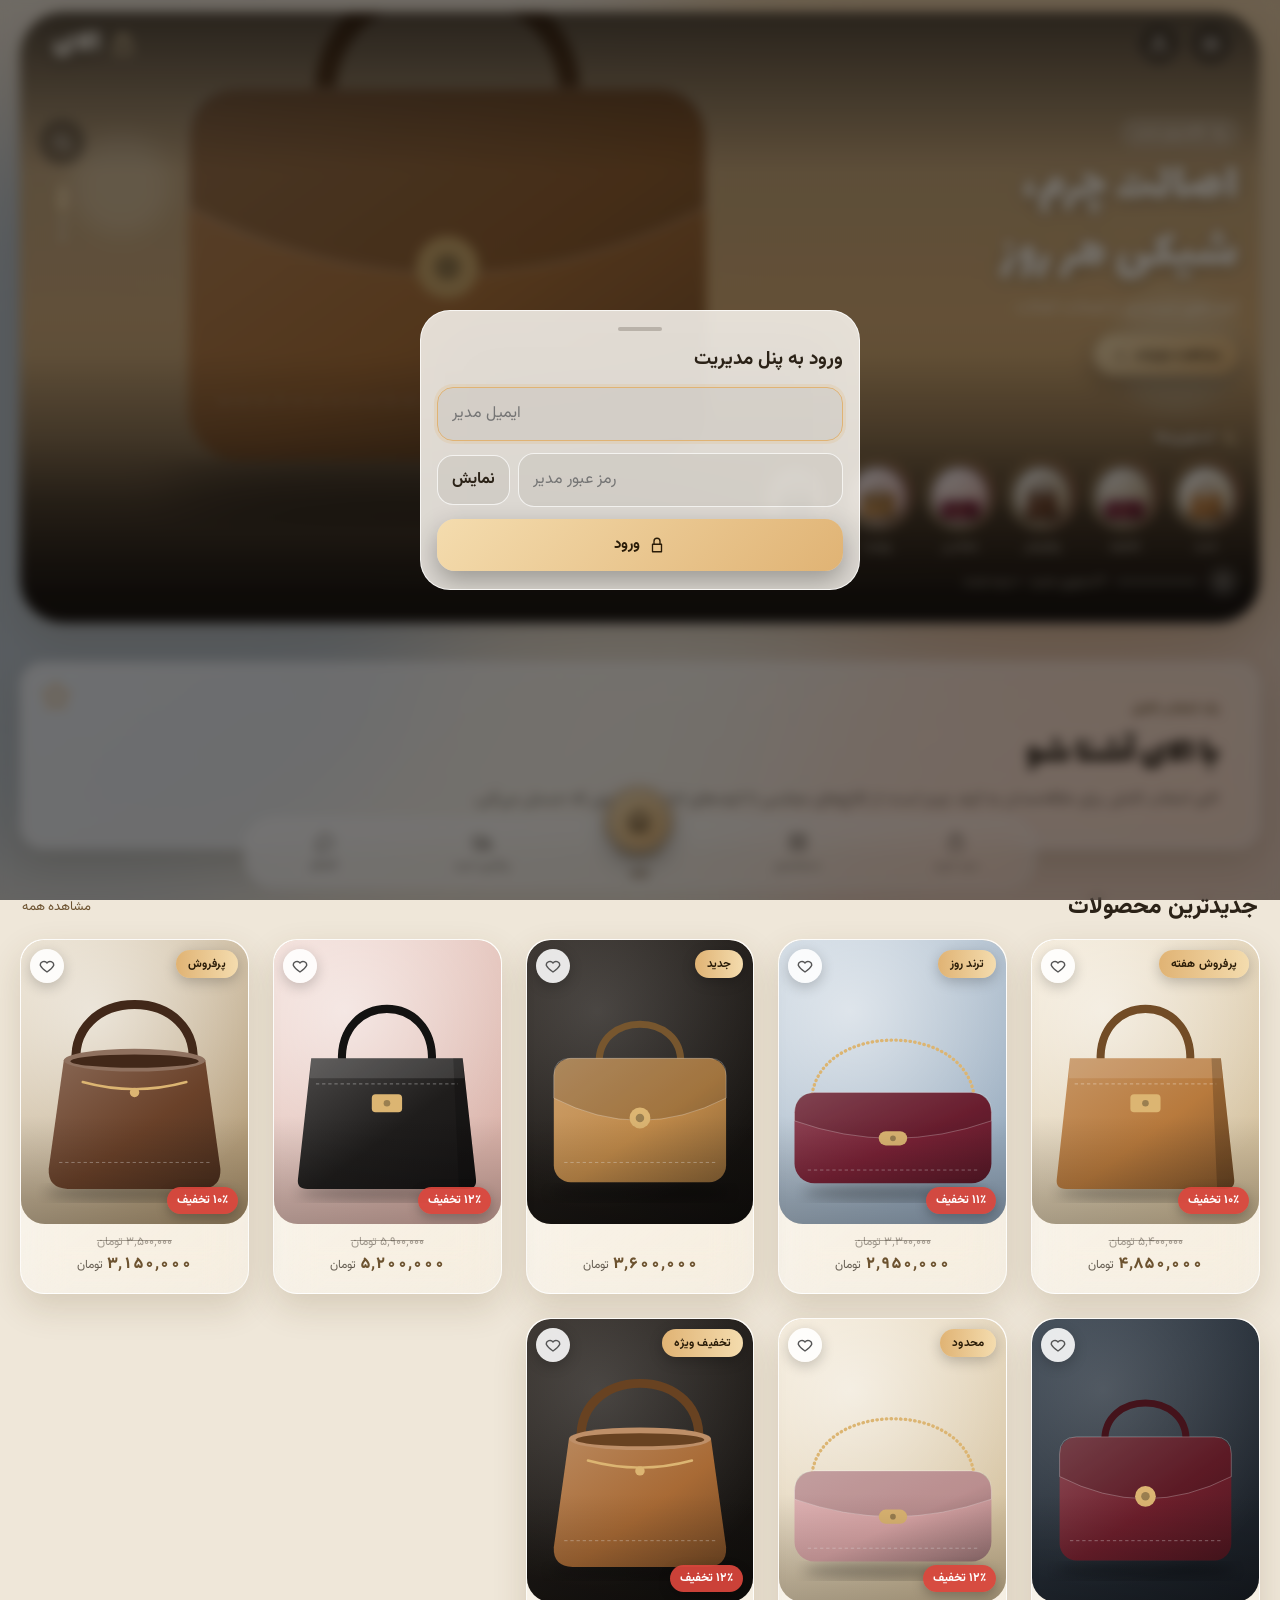
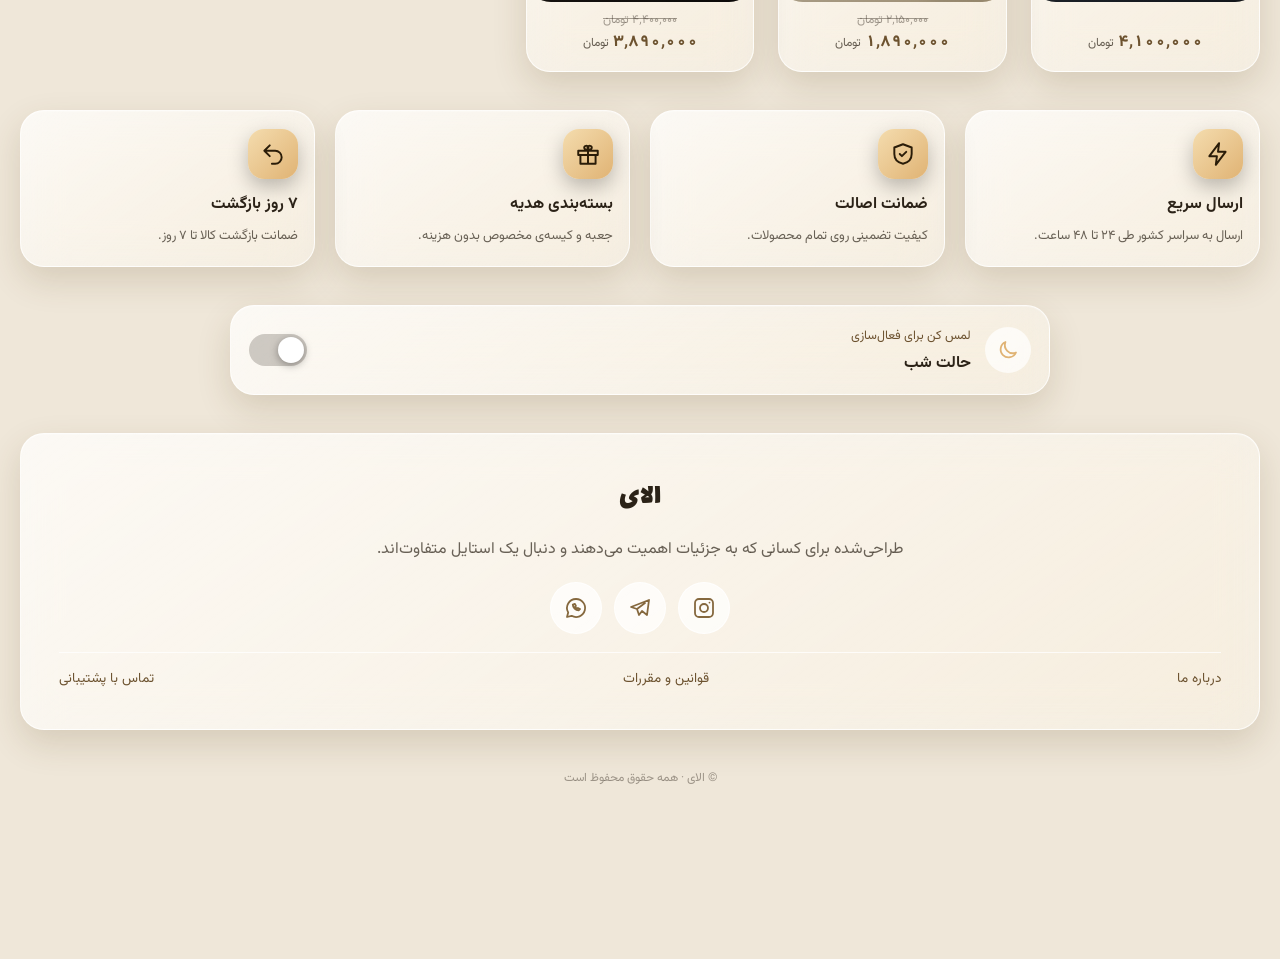
<file: admin.html>
<!doctype html>
<html lang="fa" dir="rtl">
<head>
<meta charset="utf-8">
<meta name="viewport" content="width=device-width,initial-scale=1,viewport-fit=cover,interactive-widget=resizes-content">
<title>پنل مدیریت | ال آی</title>
<link id="fav" rel="icon" type="image/png" href="[data-uri]"><link id="fav2" rel="apple-touch-icon" href="[data-uri]">
<meta name="theme-color" content="#0e0c0a">
<link rel="preconnect" href="https://fonts.googleapis.com"><link rel="preconnect" href="https://fonts.gstatic.com" crossorigin>
<link rel="stylesheet" href="https://fonts.googleapis.com/css2?family=Lalezar&family=Vazirmatn:wght@300;400;500;600;700;800&display=swap">
<style>html{color-scheme:dark}body{margin:0}
/* Layout: mobile-first RTL storefront, floating glass header + liquid-notch bottom nav over an ambient gold/haze backdrop */
@property --nr{syntax:'<length>';inherits:true;initial-value:0px}
@property --nx{syntax:'<length>';inherits:true;initial-value:50px}
:root{
  --accent:#e0b374; --accent2:#f4dcae; --on-accent:#2a1c08;
  --bgd:#0e0c0a; --bgl:#efe7d9;
  --bg:var(--bgd); --bg2:#1b1712;
  --fg:#f8f0e1; --muted:rgba(248,240,225,.68); --faint:rgba(248,240,225,.4);
  --ga:.12; --gk:1; --blur:22px; --r:24px;
  --gb:rgba(255,255,255,.2); --shadow:0 18px 44px rgba(0,0,0,.42);
  --sheet:rgba(24,20,15,.82); --seen:rgba(255,255,255,.28); --field:rgba(255,255,255,.08);
  --blob1:rgba(224,179,116,.34); --blob2:rgba(111,138,163,.38); --blob3:rgba(160,96,60,.22);
  --ink:var(--accent2);--ok:#6fd3a0; --bad:#f0746b; --font:'Vazirmatn',system-ui,sans-serif; --disp:'Lalezar','Vazirmatn',system-ui,sans-serif;
  color-scheme:dark;
}
@media (prefers-color-scheme:light){:root:not([data-theme="dark"]){--ink:color-mix(in srgb,var(--accent) 50%,#2a1c08);--bg:var(--bgl);--bg2:#e4d9c6;--fg:#2b2217;--muted:rgba(43,34,23,.7);--faint:rgba(43,34,23,.42);--gk:4.2;--gb:rgba(255,255,255,.75);--shadow:0 14px 34px rgba(90,60,20,.16);--sheet:rgba(255,251,244,.86);--seen:rgba(43,34,23,.22);--field:rgba(43,34,23,.06);--blob1:rgba(224,179,116,.5);--blob2:rgba(140,170,200,.5);--blob3:rgba(230,160,130,.3);color-scheme:light}}
:root[data-theme="light"]{--ink:color-mix(in srgb,var(--accent) 50%,#2a1c08);--bg:var(--bgl);--bg2:#e4d9c6;--fg:#2b2217;--muted:rgba(43,34,23,.7);--faint:rgba(43,34,23,.42);--gk:4.2;--gb:rgba(255,255,255,.75);--shadow:0 14px 34px rgba(90,60,20,.16);--sheet:rgba(255,251,244,.86);--seen:rgba(43,34,23,.22);--field:rgba(43,34,23,.06);--blob1:rgba(224,179,116,.5);--blob2:rgba(140,170,200,.5);--blob3:rgba(230,160,130,.3);color-scheme:light}
:root[data-theme="dark"]{--ink:var(--accent2);--bg:var(--bgd);color-scheme:dark}

*{box-sizing:border-box;-webkit-tap-highlight-color:transparent}
html{scroll-behavior:smooth}
body{margin:0;background:var(--bg);color:var(--fg);font-family:var(--font);font-size:15px;line-height:1.75;direction:rtl;
  padding-block:0;padding-left:max(16px,env(safe-area-inset-left,0px));padding-right:max(16px,env(safe-area-inset-right,0px));min-height:100vh;overflow-x:hidden}
body::before{content:"";position:fixed;inset:0 0 auto;height:env(safe-area-inset-top,0px);z-index:30;background:var(--bg)}
body.lock{overflow:hidden}
button{font:inherit;color:inherit;cursor:pointer;border:0;background:none;padding:0}
input,textarea,select{font:inherit;color:inherit}
a{color:inherit}
svg{display:block}
:focus-visible{outline:2px solid var(--accent);outline-offset:2px}
.sr{position:absolute;width:1px;height:1px;overflow:hidden;clip:rect(0 0 0 0)}

.ambient{position:fixed;inset:0;z-index:-1;overflow:hidden;pointer-events:none}
.ambient i{position:absolute;border-radius:50%;filter:blur(70px);animation:drift 26s ease-in-out infinite alternate}
.ambient i:nth-child(1){width:70vmax;height:70vmax;background:var(--blob1);top:-20vmax;right:-18vmax}
.ambient i:nth-child(2){width:60vmax;height:60vmax;background:var(--blob2);top:10vmax;left:-24vmax;animation-delay:-8s}
.ambient i:nth-child(3){width:50vmax;height:50vmax;background:var(--blob3);bottom:-20vmax;right:-10vmax;animation-delay:-15s}
@keyframes drift{to{transform:translate(6vmax,4vmax) scale(1.12)}}

.glass{background:linear-gradient(145deg,rgba(255,255,255,calc(var(--ga)*var(--gk)*1.5)),rgba(255,255,255,calc(var(--ga)*var(--gk)*.55)));
  -webkit-backdrop-filter:blur(var(--blur)) saturate(1.5);backdrop-filter:blur(var(--blur)) saturate(1.5);
  border:1px solid var(--gb);border-radius:var(--r);box-shadow:var(--shadow),inset 0 1px 0 rgba(255,255,255,.22)}
.app{width:100%;max-width:540px;margin:0 auto;padding-top:calc(84px + env(safe-area-inset-top,0px) * 0);padding-bottom:150px;display:flex;flex-direction:column;gap:26px}
.app>*{min-width:0}

/* header */
.hd{position:fixed;top:env(safe-area-inset-top,0px);left:50%;transform:translateX(-50%);width:min(100%,540px);z-index:20;
  padding:10px max(16px,env(safe-area-inset-left,0px)) 0 max(16px,env(safe-area-inset-right,0px))}
.hd-in{display:flex;align-items:center;justify-content:space-between;gap:10px;padding:8px 10px;border-radius:999px}
.hd-grp{display:flex;gap:8px;align-items:center}
.ib{width:44px;height:44px;border-radius:50%;display:grid;place-items:center;background:rgba(255,255,255,calc(var(--ga)*var(--gk)*1.2));border:1px solid var(--gb);transition:transform .2s,background .2s}
.ib:active{transform:scale(.92)}
.ib .dot{position:absolute}
.logo{display:flex;align-items:center;gap:8px;font-family:var(--disp);font-size:25px;line-height:1;padding-inline:6px;color:var(--accent2);text-decoration:none;white-space:nowrap;max-width:50%}
.logo img{height:38px;width:auto;max-width:150px;object-fit:contain}
.logo svg{color:var(--accent)}

/* hero */
.hero{position:relative;height:clamp(330px,88vw,440px);border-radius:32px;overflow:hidden;touch-action:pan-y;cursor:pointer;border:1px solid var(--gb);box-shadow:var(--shadow)}
.hero .sl{position:absolute;inset:0;opacity:0;transition:opacity .9s ease;pointer-events:none}
.hero .sl.on{opacity:1;pointer-events:auto}
.hero .sl img{width:100%;height:100%;object-fit:cover}
.hero .sl.on img{animation:kb 9s ease-out forwards}
@keyframes kb{from{transform:scale(1.02)}to{transform:scale(1.13) translate(-1.5%,-1%)}}
.hero .sl::after{content:"";position:absolute;inset:0;background:linear-gradient(0deg,rgba(10,8,6,.78) 0%,rgba(10,8,6,.15) 55%,rgba(10,8,6,.25) 100%)}
.hero .tx{position:absolute;z-index:2;inset:auto 18px 52px 18px;color:#fff8ea;display:flex;flex-direction:column;gap:6px;align-items:flex-start;transform:translateY(12px);opacity:0;transition:.7s .25s}
.hero .sl.on .tx{transform:none;opacity:1}
.chip{display:inline-flex;align-items:center;gap:6px;padding:3px 12px;border-radius:999px;font-size:12px;background:rgba(255,255,255,.18);border:1px solid rgba(255,255,255,.3);-webkit-backdrop-filter:blur(10px);backdrop-filter:blur(10px)}
.hero h2{margin:0;font-family:var(--disp);font-weight:400;font-size:clamp(28px,8vw,38px);line-height:1.25;text-wrap:balance;text-shadow:0 2px 14px rgba(0,0,0,.4)}
.hero p{margin:0;font-size:13.5px;opacity:.88;max-width:26ch}
.btn-g{margin-top:6px;display:inline-flex;align-items:center;gap:6px;padding:9px 18px;border-radius:999px;font-size:13.5px;font-weight:600;background:linear-gradient(135deg,var(--accent2),var(--accent));color:var(--on-accent);box-shadow:0 8px 24px rgba(0,0,0,.3)}
.dots{position:absolute;z-index:3;bottom:18px;left:0;right:0;display:flex;justify-content:center;gap:7px}
.dots i{width:7px;height:7px;border-radius:99px;background:rgba(255,255,255,.45);transition:.4s}
.dots i.on{width:26px;background:var(--accent2)}

/* stories */
.sec-h{display:flex;align-items:center;justify-content:space-between;gap:10px;margin:0 2px 12px}
.sec-h h3{margin:0;font-size:19px;font-weight:800;text-wrap:balance}
.sec-h a,.sec-h button{font-size:13px;color:var(--accent)}
.stories{display:flex;gap:14px;overflow-x:auto;padding:4px 2px 10px;scroll-snap-type:x proximity;scrollbar-width:none}
.stories::-webkit-scrollbar{display:none}
.st{flex:0 0 78px;display:flex;flex-direction:column;align-items:center;gap:7px;scroll-snap-align:start;font-size:12px;min-width:0}
.ring{width:78px;height:78px;border-radius:50%;padding:3px;background:conic-gradient(from 200deg,var(--accent2),var(--accent),#e48f6a,var(--accent2));transition:.4s;position:relative}
.ring img{width:100%;height:100%;border-radius:50%;object-fit:cover;border:3px solid var(--bg);background:var(--bg2)}
.ring.seen{background:var(--seen)}
.ring.seen img{filter:grayscale(.55) brightness(.85)}
.ring .pl{position:absolute;bottom:2px;left:2px;width:22px;height:22px;border-radius:50%;background:var(--accent);color:var(--on-accent);display:grid;place-items:center;border:2px solid var(--bg)}
.st span{max-width:78px;white-space:nowrap;overflow:hidden;text-overflow:ellipsis;color:var(--muted)}
.hint{display:flex;align-items:center;gap:12px;padding:8px 10px;border-radius:999px;font-size:13px;color:var(--muted)}
.hint .nb{width:34px;height:34px;border-radius:50%;display:grid;place-items:center;background:rgba(255,255,255,calc(var(--ga)*var(--gk)*1.4));flex:none}
.hint .bar{flex:0 0 82px;height:4px;border-radius:9px;background:var(--seen);overflow:hidden}
.hint .bar b{display:block;height:100%;background:linear-gradient(90deg,var(--accent),var(--accent2));border-radius:9px;transition:width .5s}

/* intro */
.intro{padding:26px 22px;display:flex;flex-direction:column;gap:8px;position:relative;overflow:hidden}
.intro .k{color:var(--accent);font-size:13.5px;font-weight:700}
.intro h3{margin:0;font-family:var(--disp);font-weight:400;font-size:30px;line-height:1.3;text-wrap:balance}
.intro p{margin:0;color:var(--muted)}
.intro .star{position:absolute;left:18px;top:16px;color:var(--accent);opacity:.9}

/* products */
.grid{display:grid;grid-template-columns:repeat(2,minmax(0,1fr));gap:14px}
.pc{overflow:hidden;display:flex;flex-direction:column;cursor:pointer;transition:transform .25s,box-shadow .25s;min-width:0}
.pc:hover{transform:translateY(-3px)}
.pc .bd{background:linear-gradient(90deg,var(--accent),var(--accent2));color:var(--on-accent);font-size:12px;font-weight:700;text-align:center;padding:3px 8px;white-space:nowrap;overflow:hidden;text-overflow:ellipsis}
.pc .im{position:relative;aspect-ratio:1/1.08;overflow:hidden;background:var(--bg2)}
.pc .im img{width:100%;height:100%;object-fit:cover;transition:transform .6s}
.pc:hover .im img{transform:scale(1.06)}
.off{position:absolute;top:10px;right:10px;background:rgba(220,70,60,.92);color:#fff;font-size:12px;font-weight:700;padding:1px 10px;border-radius:99px}
.rb{position:absolute;bottom:10px;width:40px;height:40px;border-radius:50%;display:grid;place-items:center}
.rb.add{left:10px;background:linear-gradient(135deg,var(--accent2),var(--accent));color:var(--on-accent);box-shadow:0 6px 16px rgba(0,0,0,.35)}
.rb.fav{right:10px;background:rgba(255,255,255,.82);color:#555}
.rb.fav.on{color:#e0453f}.rb.fav.on svg{fill:currentColor}
.pc .in{padding:10px 12px 14px;display:flex;flex-direction:column;gap:2px}
.pc h4{margin:0;font-size:14px;font-weight:600;line-height:1.6;display:-webkit-box;-webkit-line-clamp:2;-webkit-box-orient:vertical;overflow:hidden;min-height:3.2em}
.old{font-size:12px;color:var(--faint);text-decoration:line-through;min-height:1.5em}
.price{font-weight:800;color:var(--accent2);font-size:15px;font-variant-numeric:tabular-nums}
.price small{font-weight:400;font-size:12px;color:var(--muted)}
.sw-row{display:flex;gap:4px;margin-top:2px}.sw-row i{width:12px;height:12px;border-radius:50%;border:1px solid rgba(255,255,255,.4)}

/* features */
.feat{display:grid;grid-template-columns:repeat(2,minmax(0,1fr));gap:14px}
.fc{padding:18px 16px;display:flex;flex-direction:column;gap:6px}
.fc .fi{width:50px;height:50px;border-radius:16px;display:grid;place-items:center;background:linear-gradient(135deg,var(--accent2),var(--accent));color:var(--on-accent);margin-bottom:6px;box-shadow:0 8px 20px rgba(0,0,0,.25)}
.fc b{font-size:16px}.fc span{font-size:13px;color:var(--muted)}
.night{display:flex;align-items:center;gap:14px;padding:16px 18px;cursor:pointer;width:100%;text-align:right}
.night .ni{width:46px;height:46px;border-radius:50%;display:grid;place-items:center;background:rgba(255,255,255,calc(var(--ga)*var(--gk)*1.4));color:var(--accent)}
.night .nt{flex:1}.night .nt b{display:block}.night .nt small{color:var(--accent);font-size:12.5px}
.tg{width:58px;height:32px;border-radius:99px;background:var(--seen);position:relative;transition:.3s;flex:none}
.tg::after{content:"";position:absolute;top:3px;right:3px;width:26px;height:26px;border-radius:50%;background:#fff;box-shadow:0 2px 8px rgba(0,0,0,.35);transition:.35s cubic-bezier(.34,1.56,.64,1)}
.tg.on{background:linear-gradient(135deg,var(--accent2),var(--accent))}.tg.on::after{transform:translateX(-26px)}

.about{padding:28px 22px;text-align:center;display:flex;flex-direction:column;gap:12px;align-items:center}
.about h3{margin:0;font-family:var(--disp);font-weight:400;font-size:30px}
.about p{margin:0;color:var(--muted);max-width:34ch}
.soc{display:flex;gap:12px;justify-content:center;flex-wrap:wrap;margin:6px 0}
.soc a{width:52px;height:52px;border-radius:50%;display:grid;place-items:center;background:rgba(255,255,255,calc(var(--ga)*var(--gk)*1.4));border:1px solid var(--gb);transition:.25s;color:var(--accent2)}
.soc a:hover{transform:translateY(-4px) scale(1.06);background:linear-gradient(135deg,var(--accent2),var(--accent));color:var(--on-accent)}
.links{display:flex;justify-content:space-between;gap:10px;width:100%;border-top:1px solid var(--gb);padding-top:14px;font-size:13.5px;color:var(--accent);flex-wrap:wrap}
.links a{text-decoration:none}
.copy{text-align:center;font-size:12px;color:var(--faint)}

/* bottom nav with liquid notch */
.nv{position:fixed;bottom:0;left:50%;transform:translateX(-50%);width:min(100%,540px);z-index:20;padding:0 max(14px,env(safe-area-inset-left,0px)) calc(12px + env(safe-area-inset-bottom,0px)) max(14px,env(safe-area-inset-right,0px));pointer-events:none}
.nv-in{position:relative;height:70px;pointer-events:auto;--nr:0px;--nx:50px;transition:--nr .32s cubic-bezier(.34,1.5,.64,1)}
.nv-bar{position:absolute;inset:0;border-radius:30px;display:flex;align-items:flex-end;
  -webkit-mask-image:radial-gradient(circle at var(--nx) 4px,transparent calc(var(--nr) - .5px),#000 var(--nr));mask-image:radial-gradient(circle at var(--nx) 4px,transparent calc(var(--nr) - .5px),#000 var(--nr))}
.nv-b{flex:1;height:100%;display:flex;flex-direction:column;align-items:center;justify-content:center;gap:2px;color:var(--muted);font-size:11.5px;position:relative;transition:color .3s,opacity .25s,transform .35s}
.nv-b.on{color:var(--accent2);font-weight:700;transform:translateY(9px)}
.nv-b.on svg{opacity:0}
.nv-b .cnt{position:absolute;top:10px;margin-right:-18px;min-width:18px;height:18px;border-radius:9px;background:#e0453f;color:#fff;font-size:10.5px;display:grid;place-items:center;padding:0 4px;line-height:1}
.nv-bub{position:absolute;top:-26px;width:58px;height:58px;margin-right:0;border-radius:50%;background:linear-gradient(145deg,var(--accent2),var(--accent));color:var(--on-accent);display:grid;place-items:center;
  box-shadow:0 10px 26px rgba(0,0,0,.4),0 0 0 3px var(--bg),0 0 0 5.5px var(--accent);transition:transform .38s cubic-bezier(.34,1.7,.64,1),left .01s;pointer-events:none;z-index:2;transform:translateX(-50%) scale(1)}
.nv.sw .nv-bub{transform:translateX(-50%) scale(0);transition-duration:.15s}
.nv-lab{position:absolute;z-index:2;bottom:8px;font-size:11.5px;font-weight:700;color:var(--accent2);transform:translateX(50%);pointer-events:none;white-space:nowrap}
.nv-bub svg{width:26px;height:26px}

/* drawer */
.ov{position:fixed;inset:0;z-index:60;background:rgba(6,5,4,.55);-webkit-backdrop-filter:blur(6px);backdrop-filter:blur(6px);display:flex;animation:fi .25s}
@keyframes fi{from{opacity:0}}
.ov.c{align-items:center;justify-content:center;padding:16px}
.ov.b{align-items:flex-end;justify-content:center}
.ov.s{justify-content:flex-start}
.dr{width:min(88vw,400px);height:100%;padding:calc(14px + env(safe-area-inset-top,0px)) 14px calc(14px + env(safe-area-inset-bottom,0px));overflow-y:auto;background:var(--sheet);-webkit-backdrop-filter:blur(34px) saturate(1.6);backdrop-filter:blur(34px) saturate(1.6);border-inline-start:1px solid var(--gb);border-radius:0 0 0 0;display:flex;flex-direction:column;gap:16px;animation:slr .38s cubic-bezier(.2,.9,.3,1)}
@keyframes slr{from{transform:translateX(100%)}}
.ov.s{justify-content:flex-start}
.dr-ban{position:relative;border-radius:26px;overflow:hidden;aspect-ratio:16/8.4;flex:none;color:#fff}
.dr-ban img{width:100%;height:100%;object-fit:cover}
.dr-ban::after{content:"";position:absolute;inset:0;background:linear-gradient(0deg,rgba(0,0,0,.72),transparent 65%)}
.dr-ban .t{position:absolute;z-index:2;bottom:12px;right:16px;left:16px}
.dr-ban .t b{font-family:var(--disp);font-weight:400;font-size:26px;display:block;line-height:1.2}
.dr-ban .t span{font-size:13px;opacity:.85}
.dr-x{position:absolute;z-index:3;top:12px;left:12px;width:44px;height:44px;border-radius:15px;background:rgba(255,255,255,.92);color:#222;display:grid;place-items:center}
.prof{display:flex;align-items:center;gap:12px;padding:10px 12px;border-radius:22px;cursor:pointer;width:100%;text-align:right}
.av{width:50px;height:50px;border-radius:16px;background:linear-gradient(135deg,var(--accent2),var(--accent));color:var(--on-accent);display:grid;place-items:center;font-weight:800;font-size:20px;flex:none}
.prof b{display:block;line-height:1.4}.prof small{color:var(--muted)}
.lbl{font-size:12px;color:var(--faint);letter-spacing:.04em;margin:0 8px -6px;font-weight:600}
.mg{padding:8px;display:flex;flex-direction:column;border-radius:26px}
.mi{display:flex;align-items:center;gap:14px;padding:10px;border-radius:18px;width:100%;text-align:right;transition:background .2s}
.mi:hover,.mi:active{background:rgba(255,255,255,calc(var(--ga)*var(--gk)))}
.mi .mc{width:44px;height:44px;border-radius:50%;display:grid;place-items:center;color:#fff;box-shadow:0 6px 14px rgba(0,0,0,.28);flex:none}
.mi b{flex:1;font-weight:600}.mi .ch{color:var(--faint)}

/* sheets & modals */
.sh{width:min(100%,540px);max-height:92vh;overflow-y:auto;background:var(--sheet);-webkit-backdrop-filter:blur(36px) saturate(1.6);backdrop-filter:blur(36px) saturate(1.6);border:1px solid var(--gb);border-radius:32px 32px 0 0;padding:16px 16px calc(18px + env(safe-area-inset-bottom,0px));animation:sup .4s cubic-bezier(.2,.9,.3,1);position:relative;overscroll-behavior:contain}
.ov.c .sh{border-radius:30px;width:min(100%,440px)}
@keyframes sup{from{transform:translateY(60px);opacity:0}}
.grab{width:44px;height:4px;border-radius:9px;background:var(--seen);margin:0 auto 12px}
.sh h3{margin:0 0 10px;font-size:19px}
.xb{position:absolute;top:14px;left:14px;z-index:4;width:38px;height:38px;border-radius:50%;display:grid;place-items:center;background:rgba(0,0,0,.4);color:#fff;-webkit-backdrop-filter:blur(8px);backdrop-filter:blur(8px)}
.pg{display:grid;grid-template-columns:minmax(0,1fr) 66px;gap:10px;margin-top:22px}
.pg .main{position:relative;aspect-ratio:1/1.02;border-radius:24px;overflow:hidden;cursor:zoom-in;background:var(--bg2)}
.pg .main img{width:100%;height:100%;object-fit:cover;animation:fi .35s}
.pg .main .hn{position:absolute;top:10px;right:10px;font-size:11.5px;padding:3px 12px;border-radius:99px;background:rgba(0,0,0,.42);color:#fff;-webkit-backdrop-filter:blur(8px);backdrop-filter:blur(8px)}
.pg .main .fv{position:absolute;top:10px;left:10px}
.th{position:relative}.th-in{position:absolute;inset:0;overflow-y:auto;display:flex;flex-direction:column;gap:8px;scrollbar-width:none}.th-in::-webkit-scrollbar{display:none}
.th button{flex:none;width:66px;height:66px;border-radius:16px;overflow:hidden;border:2px solid transparent;opacity:.7;transition:.25s}
.th button.on{border-color:var(--accent);opacity:1;box-shadow:0 0 0 3px rgba(224,179,116,.25)}
.th img{width:100%;height:100%;object-fit:cover}
.pt{margin:16px 2px 4px;font-size:21px;font-weight:800;line-height:1.5;text-wrap:balance}
.pp{display:flex;align-items:baseline;gap:10px;flex-wrap:wrap;margin:0 2px 8px}
.pp .price{font-size:21px}.pp .disc{font-size:12px;background:rgba(220,70,60,.92);color:#fff;padding:1px 10px;border-radius:99px}
.cl-t{display:flex;justify-content:space-between;margin:14px 2px 8px;font-weight:700}.cl-t span{font-weight:400;color:var(--accent2)}
.cl{display:flex;gap:12px;flex-wrap:wrap;margin:0 2px}
.cl button{width:42px;height:42px;border-radius:50%;padding:4px;border:2px solid var(--gb);transition:.25s;position:relative}
.cl button i{display:block;width:100%;height:100%;border-radius:50%;box-shadow:inset 0 0 0 1px rgba(255,255,255,.3),inset 0 -6px 10px rgba(0,0,0,.25)}
.cl button.on{border-color:var(--accent);transform:scale(1.08);box-shadow:0 0 0 4px rgba(224,179,116,.22)}
.desc{margin:12px 2px;color:var(--muted);white-space:pre-line}
.qty{display:inline-flex;align-items:center;gap:6px;border-radius:99px;padding:3px;background:var(--field)}
.qty button{width:34px;height:34px;border-radius:50%;display:grid;place-items:center;background:rgba(255,255,255,calc(var(--ga)*var(--gk)*1.5))}
.qty b{min-width:26px;text-align:center;font-variant-numeric:tabular-nums}
.actions{position:sticky;bottom:-18px;margin:14px -16px -18px;padding:12px 16px calc(14px + env(safe-area-inset-bottom,0px));display:flex;gap:10px;background:linear-gradient(0deg,var(--sheet) 60%,transparent)}
.pbtn{flex:1;display:flex;align-items:center;justify-content:center;gap:8px;padding:13px 14px;border-radius:18px;font-weight:700;font-size:15px;background:linear-gradient(135deg,var(--accent2),var(--accent));color:var(--on-accent);box-shadow:0 10px 26px rgba(0,0,0,.3);transition:.2s}
.pbtn:active{transform:scale(.97)}
.pbtn.ghost{background:var(--field);color:var(--fg);box-shadow:none;border:1px solid var(--gb)}
.pbtn[disabled]{opacity:.5}
.sim{display:flex;gap:12px;overflow-x:auto;padding:2px 2px 8px;scrollbar-width:none}.sim::-webkit-scrollbar{display:none}
.sim .pc{flex:0 0 140px}

.lb{position:fixed;inset:0;z-index:90;background:rgba(5,4,3,.94);display:flex;flex-direction:column;animation:fi .25s;touch-action:pan-y}
.lb-top{display:flex;justify-content:space-between;align-items:center;padding:calc(14px + env(safe-area-inset-top,0px)) 16px 8px;color:#fff}
.lb-st{flex:1;position:relative;overflow:hidden;display:grid;place-items:center}
.lb-st img{max-width:100%;max-height:100%;object-fit:contain;transition:transform .35s;user-select:none;-webkit-user-drag:none}
.lb-st img.z{transform:scale(2.4);cursor:zoom-out}
.lb-n{position:absolute;top:50%;transform:translateY(-50%);width:46px;height:46px;border-radius:50%;background:rgba(255,255,255,.14);color:#fff;display:grid;place-items:center;z-index:2}
.lb-n.p{right:12px}.lb-n.n{left:12px}
.lb-th{display:flex;gap:8px;justify-content:center;padding:10px 16px calc(14px + env(safe-area-inset-bottom,0px));overflow-x:auto}
.lb-th button{flex:none;width:56px;height:56px;border-radius:12px;overflow:hidden;opacity:.5;border:2px solid transparent}.lb-th button.on{opacity:1;border-color:var(--accent)}.lb-th img{width:100%;height:100%;object-fit:cover}

/* story viewer */
.sv{position:fixed;inset:0;z-index:80;background:#0a0807;display:flex;justify-content:center;animation:fi .2s;color:#fff}
.sv-in{position:relative;width:min(100%,480px);height:100%;overflow:hidden;background:#000}
.sv-m{position:absolute;inset:0}.sv-m img,.sv-m video{width:100%;height:100%;object-fit:cover}
.sv-sh{position:absolute;inset:0;background:linear-gradient(180deg,rgba(0,0,0,.55),transparent 22%,transparent 55%,rgba(0,0,0,.8));pointer-events:none}
.sv-bars{position:absolute;top:calc(10px + env(safe-area-inset-top,0px));left:12px;right:12px;display:flex;gap:4px;z-index:3;direction:rtl}
.sv-bars i{flex:1;height:3px;border-radius:9px;background:rgba(255,255,255,.3);overflow:hidden}.sv-bars i b{display:block;height:100%;width:0;background:#fff}
.sv-hd{position:absolute;top:calc(24px + env(safe-area-inset-top,0px));left:12px;right:12px;display:flex;align-items:center;gap:10px;z-index:3}
.sv-hd img{width:40px;height:40px;border-radius:50%;object-fit:cover;border:2px solid var(--accent)}
.sv-hd b{display:block;line-height:1.3;font-size:14px}.sv-hd small{opacity:.7;font-size:11.5px}
.sv-hd .sp{flex:1}.sv-hd button{width:38px;height:38px;border-radius:50%;background:rgba(255,255,255,.16);display:grid;place-items:center;-webkit-backdrop-filter:blur(8px);backdrop-filter:blur(8px)}
.sv-z{position:absolute;inset:80px 0 150px;display:flex;z-index:2}.sv-z i{flex:1}.sv-z i:nth-child(2){flex:.6}
.sv-ft{position:absolute;left:0;right:0;bottom:0;z-index:4;padding:0 16px calc(16px + env(safe-area-inset-bottom,0px));display:flex;flex-direction:column;gap:12px}
.sv-cap{font-size:15px;text-shadow:0 1px 10px rgba(0,0,0,.6);max-height:90px;overflow:auto}
.sv-act{display:flex;align-items:center;gap:10px}
.sv-a{display:flex;align-items:center;gap:6px;height:46px;padding:0 16px;border-radius:99px;background:rgba(255,255,255,.15);-webkit-backdrop-filter:blur(12px);backdrop-filter:blur(12px);border:1px solid rgba(255,255,255,.22);font-size:14px;font-variant-numeric:tabular-nums}
.sv-a.on{color:#ff5a63}.sv-a.on svg{fill:currentColor}
.sv-a.pr{margin-right:auto;background:linear-gradient(135deg,var(--accent2),var(--accent));color:var(--on-accent);font-weight:700;border:0}
.cm{display:flex;flex-direction:column;gap:12px;max-height:44vh;overflow-y:auto;margin-bottom:12px}
.cmi{display:flex;gap:10px}.cmi .av{width:38px;height:38px;border-radius:50%;font-size:15px}.cmi div{flex:1;background:var(--field);padding:8px 12px;border-radius:16px}.cmi b{font-size:13px}.cmi p{margin:0;font-size:14px;color:var(--muted)}.cmi small{color:var(--faint);font-size:11px}
.sv-sheet{position:absolute;z-index:6;left:0;right:0;bottom:0;color:var(--fg)}.sv-sheet .sh{width:100%;border-radius:28px 28px 0 0}
.row{display:flex;gap:10px;align-items:center}
.in{width:100%;padding:12px 14px;border-radius:16px;border:1px solid var(--gb);background:var(--field);outline:0;min-width:0}
.in:focus{border-color:var(--accent);box-shadow:0 0 0 3px rgba(224,179,116,.2)}
textarea.in{resize:vertical}
select.in{appearance:none;background-image:linear-gradient(45deg,transparent 50%,var(--muted) 50%),linear-gradient(135deg,var(--muted) 50%,transparent 50%);background-position:calc(0% + 18px) 55%,calc(0% + 12px) 55%;background-size:6px 6px;background-repeat:no-repeat;padding-left:34px}
select.in option{color:#222}
.sharel{display:grid;grid-template-columns:repeat(3,1fr);gap:10px}.sharel a,.sharel button{display:flex;flex-direction:column;align-items:center;gap:6px;padding:14px 8px;border-radius:20px;background:var(--field);text-decoration:none;font-size:13px;border:1px solid var(--gb)}

/* pages */
.pg-h{margin:0 2px;font-family:var(--disp);font-weight:400;font-size:32px;line-height:1.3}
.cats{display:grid;grid-template-columns:repeat(2,minmax(0,1fr));gap:14px}
.cat{position:relative;aspect-ratio:1/.82;border-radius:26px;overflow:hidden;text-align:right;border:1px solid var(--gb);box-shadow:var(--shadow)}
.cat.on{outline:2px solid var(--accent)}
.cat img{width:100%;height:100%;object-fit:cover;transition:transform .6s}.cat:hover img{transform:scale(1.07)}
.cat::after{content:"";position:absolute;inset:0;background:linear-gradient(0deg,rgba(0,0,0,.7),transparent 60%)}
.cat b{position:absolute;z-index:2;bottom:10px;right:14px;color:#fff;font-size:16px}
.search{display:flex;align-items:center;gap:10px;padding:4px 16px}.search input{flex:1;background:none;border:0;outline:0;padding:11px 0;min-width:0}
.empty{text-align:center;padding:40px 20px;color:var(--muted);display:flex;flex-direction:column;align-items:center;gap:14px}
.ci{display:flex;gap:12px;padding:12px;align-items:center}.ci img{width:76px;height:76px;border-radius:18px;object-fit:cover;flex:none}.ci .m{flex:1;min-width:0}.ci b{display:block;font-size:14px;line-height:1.5}.ci small{color:var(--muted)}
.ci .x{width:34px;height:34px;border-radius:50%;display:grid;place-items:center;color:var(--bad);background:var(--field)}
.tot{padding:16px 18px;display:flex;flex-direction:column;gap:8px}.tot div{display:flex;justify-content:space-between}.tot .g{font-size:18px;font-weight:800;color:var(--accent2)}
.frm{padding:18px;display:flex;flex-direction:column;gap:12px}
.tl{display:flex;flex-direction:column;gap:0;padding:6px 4px}
.tl div{display:flex;gap:14px;align-items:center;padding:10px 0;position:relative;color:var(--faint)}
.tl div::before{content:"";width:22px;height:22px;border-radius:50%;border:2px solid var(--seen);flex:none;background:var(--bg)}
.tl div:not(:last-child)::after{content:"";position:absolute;right:10px;top:34px;width:2px;height:calc(100% - 22px);background:var(--seen)}
.tl div.d{color:var(--fg)}.tl div.d::before{border-color:var(--accent);background:var(--accent)}.tl div.d:not(:last-child)::after{background:var(--accent)}
.oc{padding:16px;display:flex;flex-direction:column;gap:8px}
.pill{display:inline-block;padding:2px 12px;border-radius:99px;font-size:12px;background:rgba(224,179,116,.2);color:var(--accent2);border:1px solid rgba(224,179,116,.4)}
.card-n{direction:ltr;font-size:22px;letter-spacing:.12em;font-variant-numeric:tabular-nums;text-align:center;padding:16px;border-radius:20px;background:linear-gradient(135deg,rgba(255,255,255,.16),rgba(255,255,255,.04));border:1px dashed var(--gb)}
.toast{position:fixed;z-index:200;bottom:calc(110px + env(safe-area-inset-bottom,0px));left:50%;transform:translateX(-50%);background:var(--sheet);-webkit-backdrop-filter:blur(20px);backdrop-filter:blur(20px);border:1px solid var(--gb);padding:10px 20px;border-radius:99px;font-size:14px;box-shadow:var(--shadow);animation:tin .35s cubic-bezier(.3,1.4,.6,1);max-width:90vw;text-align:center}
@keyframes tin{from{transform:translate(-50%,20px);opacity:0}}
.skel{min-height:70vh;display:grid;place-items:center;color:var(--muted)}

/* admin */
.adm{position:fixed;inset:0;z-index:100;background:var(--bg);overflow-y:auto;color:var(--fg);direction:rtl;padding-bottom:60px}
.adm::before{content:"";position:fixed;inset:0;z-index:-1;background:radial-gradient(60vmax 40vmax at 90% -10%,var(--blob1),transparent),radial-gradient(50vmax 40vmax at 0% 20%,var(--blob2),transparent)}
.adm-top{position:sticky;top:0;z-index:5;padding:calc(10px + env(safe-area-inset-top,0px)) max(14px,env(safe-area-inset-left,0px)) 10px max(14px,env(safe-area-inset-right,0px));display:flex;flex-direction:column;gap:10px;-webkit-backdrop-filter:blur(24px);backdrop-filter:blur(24px);background:var(--sheet);border-bottom:1px solid var(--gb)}
.adm-t{display:flex;align-items:center;gap:10px}.adm-t h2{margin:0;font-size:18px;flex:1;font-family:var(--disp);font-weight:400;font-size:24px}
.tabs{display:flex;gap:6px;overflow-x:auto;scrollbar-width:none}.tabs::-webkit-scrollbar{display:none}
.tb{flex:none;display:flex;align-items:center;gap:6px;padding:8px 14px;border-radius:99px;font-size:13.5px;border:1px solid var(--gb);background:var(--field);white-space:nowrap}
.tb.on{background:linear-gradient(135deg,var(--accent2),var(--accent));color:var(--on-accent);font-weight:700;border-color:transparent}
.adm-b{max-width:980px;margin:0 auto;padding:18px max(14px,env(safe-area-inset-left,0px)) 0 max(14px,env(safe-area-inset-right,0px));display:flex;flex-direction:column;gap:16px}
.ac{padding:18px;display:flex;flex-direction:column;gap:14px}
.ac h3{margin:0;font-size:17px}.ac>p{margin:0;color:var(--muted);font-size:13px}
.g2{display:grid;grid-template-columns:repeat(auto-fit,minmax(230px,1fr));gap:12px}
.f{display:flex;flex-direction:column;gap:5px;min-width:0}.fl{font-size:12.5px;color:var(--muted);font-weight:600}.fh{color:var(--faint);font-size:11.5px}
.cp{display:flex;gap:8px;align-items:center}.cp input[type=color]{width:46px;height:44px;border:1px solid var(--gb);border-radius:14px;background:var(--field);padding:3px;flex:none}
.rg{width:100%;accent-color:var(--accent)}
.lst{display:flex;flex-direction:column;gap:12px}
.li{border:1px solid var(--gb);border-radius:20px;padding:14px;display:flex;flex-direction:column;gap:12px;background:var(--field)}
.li-h{display:flex;align-items:center;justify-content:space-between;gap:8px}.li-a{display:flex;gap:6px}
.sb{width:36px;height:36px;border-radius:12px;display:grid;place-items:center;background:var(--field);border:1px solid var(--gb)}.sb.dg{color:var(--bad)}
.btn{display:inline-flex;align-items:center;justify-content:center;gap:8px;padding:11px 18px;border-radius:16px;font-weight:700;background:linear-gradient(135deg,var(--accent2),var(--accent));color:var(--on-accent)}
.btn.add{background:var(--field);color:var(--accent2);border:1px dashed var(--accent);align-self:flex-start}
.btn.sec{background:var(--field);color:var(--fg);border:1px solid var(--gb)}.btn.dg{background:rgba(240,116,107,.18);color:var(--bad);border:1px solid rgba(240,116,107,.4)}
.imf{display:flex;gap:12px;align-items:center;flex-wrap:wrap}.imf .pv{width:84px;height:84px;border-radius:18px;background:var(--bg2) center/cover;border:1px solid var(--gb);flex:none;overflow:hidden;display:grid;place-items:center;color:var(--faint)}
.imf .pv img,.imf .pv video{width:100%;height:100%;object-fit:cover}.imf .ct{flex:1;min-width:180px;display:flex;flex-direction:column;gap:8px}
.up{position:relative;overflow:hidden;display:inline-flex}.up input{position:absolute;inset:0;opacity:0;cursor:pointer;font-size:0}
.tgl{display:flex;align-items:center;justify-content:space-between;gap:12px;padding:10px 14px;border-radius:16px;background:var(--field);border:1px solid var(--gb)}
.mini{display:flex;gap:10px;flex-wrap:wrap}.mini .pre{flex:1;min-width:120px;padding:12px;border-radius:18px;border:1px solid var(--gb);background:var(--field);display:flex;flex-direction:column;gap:6px;align-items:center;font-size:13px}.pre i{display:flex}.pre i b{width:22px;height:22px;border-radius:50%;margin-inline-end:-6px;border:2px solid var(--bg)}
.stat{display:grid;grid-template-columns:repeat(auto-fit,minmax(130px,1fr));gap:12px}.stat div{padding:16px;border-radius:20px;background:var(--field);border:1px solid var(--gb)}.stat b{display:block;font-size:24px;color:var(--accent2)}.stat span{font-size:12.5px;color:var(--muted)}
.cmt{display:flex;justify-content:space-between;gap:10px;align-items:center;font-size:13px;padding:8px 12px;border-radius:14px;background:var(--bg2)}
.ta{width:100%;min-height:140px;direction:ltr;font-family:ui-monospace,monospace;font-size:12px}
.li.li-x{border-inline-start:5px solid var(--accent);background:color-mix(in srgb,var(--accent) 7%,var(--field));box-shadow:0 6px 18px rgba(0,0,0,.08)}

/* ===== product card v2 ===== */
.pc .im{aspect-ratio:4/5;border-radius:inherit}
.pc .im::after{content:"";position:absolute;inset:auto 0 0 0;height:38%;background:linear-gradient(transparent,rgba(0,0,0,.28));pointer-events:none;opacity:.9}
.pc .im .bd{position:absolute;top:10px;right:10px;z-index:2;border-radius:99px;padding:4px 12px;font-size:11.5px;letter-spacing:.2px;max-width:70%;box-shadow:0 4px 14px rgba(0,0,0,.22);backdrop-filter:blur(6px)}
.pc .im .off{top:auto;right:10px;bottom:10px;z-index:2;padding:3px 10px;box-shadow:0 4px 12px rgba(0,0,0,.25)}
.pc .rb.fav{top:9px;left:9px;right:auto;bottom:auto;z-index:2;width:34px;height:34px;background:rgba(255,255,255,.88);backdrop-filter:blur(6px);box-shadow:0 4px 14px rgba(0,0,0,.2);transition:transform .2s}
.pc .rb.fav svg{width:18px;height:18px}.pc .rb.fav:active{transform:scale(.88)}
.pc .sold{top:auto;bottom:10px;left:50%;transform:translateX(-50%);white-space:nowrap}
.pc .in{align-items:center;text-align:center;gap:0;padding:11px 10px 14px}
.pc .in .old{min-height:1.4em;line-height:1.4}
.pc .price{font-size:16px}
.pgn{display:flex;justify-content:center;align-items:center;gap:6px;flex-wrap:wrap;margin-top:26px;direction:rtl}
.pgn button{min-width:40px;height:40px;padding:0 10px;border-radius:14px;display:grid;place-items:center;font-weight:700;font-size:14px;color:var(--ink);background:rgba(255,255,255,calc(var(--ga)*var(--gk)*1.2));border:1px solid rgba(255,255,255,.35);cursor:pointer;font-variant-numeric:tabular-nums;transition:transform .2s,background .2s}
.pgn button:hover:not(:disabled){transform:translateY(-2px)}
.pgn button.on{background:linear-gradient(135deg,var(--accent2),var(--accent));color:var(--on-accent);border-color:transparent;box-shadow:0 8px 18px rgba(0,0,0,.25)}
.pgn button:disabled{opacity:.35;cursor:default}
.pgn .dd{color:var(--muted);padding:0 2px}
@media (max-width:420px){.pgn button{min-width:36px;height:36px;border-radius:12px}.pgn{gap:4px}}

/* readable accent text on light theme */
:root:not([data-theme="dark"]){--ink2:color-mix(in srgb,var(--accent) 36%,#2a1c08)}
:root:not([data-theme="dark"]) .sho .p,:root:not([data-theme="dark"]) .cl-t span,:root:not([data-theme="dark"]) .big,:root:not([data-theme="dark"]) .btn.add,:root:not([data-theme="dark"]) .bn-a button,:root:not([data-theme="dark"]) .chm .chb b,:root:not([data-theme="dark"]) .rq b,:root:not([data-theme="dark"]) .sync[data-k=busy],:root:not([data-theme="dark"]) .sync[data-k=wait],:root:not([data-theme="dark"]) .price,:root:not([data-theme="dark"]) .pill,:root:not([data-theme="dark"]) .intro .k,:root:not([data-theme="dark"]) .night .nt small,:root:not([data-theme="dark"]) .sec-h a,:root:not([data-theme="dark"]) .sec-h button,:root:not([data-theme="dark"]) .links,:root:not([data-theme="dark"]) .tot .g,:root:not([data-theme="dark"]) .nv-b.on,:root:not([data-theme="dark"]) .nv-lab{color:var(--ink2)}
:root:not([data-theme="dark"]) .sho .p{font-size:13.5px}

/* top notification card (about / rules) */
.tc-ov{position:fixed;inset:0;z-index:300;background:rgba(20,14,8,.45);backdrop-filter:blur(3px);opacity:0;transition:opacity .3s}
.tc-ov.in{opacity:1}
.tc{position:absolute;top:max(12px,env(safe-area-inset-top,0px));left:50%;width:min(600px,calc(100% - 24px));max-height:calc(100dvh - 36px);display:flex;flex-direction:column;border-radius:28px;overflow:hidden;transform:translate(-50%,-125%);transition:transform .45s cubic-bezier(.2,.9,.25,1.05);box-shadow:0 24px 60px rgba(0,0,0,.35);touch-action:pan-y}
.tc.glass{background:var(--sheet,rgba(255,251,244,.97));backdrop-filter:blur(18px)}
.tc-ov.in .tc{transform:translate(-50%,0)}
.tc-im{flex:none;height:min(34vh,230px);position:relative;background:var(--bg2)}
.tc-im img{width:100%;height:100%;object-fit:cover;display:block}
.tc-im::after{content:"";position:absolute;inset:auto 0 0 0;height:40%;background:linear-gradient(transparent,rgba(0,0,0,.25))}
.tc-h{display:flex;align-items:center;gap:10px;padding:16px 18px 6px}
.tc-h b{flex:1;font-size:19px;line-height:1.5}
.tc-ic{width:34px;height:34px;border-radius:12px;display:grid;place-items:center;background:linear-gradient(135deg,var(--accent2),var(--accent));color:var(--on-accent);flex:none}
.tc-x{width:36px;height:36px;border-radius:50%;display:grid;place-items:center;background:rgba(0,0,0,.07);color:var(--fg)}
.tc-b{padding:6px 20px 8px;overflow:auto;-webkit-overflow-scrolling:touch}
.tc-b p{margin:0;line-height:2;white-space:pre-line;color:var(--fg)}
.tc-ok{margin:10px 18px 18px;align-self:stretch;justify-content:center}
.tc-grab{width:44px;height:5px;border-radius:9px;background:rgba(0,0,0,.18);margin:0 auto 12px;flex:none}

/* ===== v3: stars, trust, reviews, logo shine ===== */
.xst{display:inline-flex;gap:2px;direction:ltr;vertical-align:middle}
.xst i{display:inline-grid;color:var(--faint)}.xst i.on{color:#e0a53a}.xst i.on svg{fill:currentColor}
.pc .xrt{font-size:12px;color:var(--muted);margin-top:2px;line-height:1.4}.pc .xrt b{color:#d79a2b}
.xrl{display:flex;align-items:center;gap:8px;margin:2px 2px 6px;font-size:13px;color:var(--muted);text-decoration:none}
.xtr{display:grid;grid-template-columns:repeat(2,minmax(0,1fr));gap:8px;margin:14px 2px 6px}
.xtr .xtr-i{display:flex;align-items:center;gap:8px;padding:9px 10px;border-radius:14px;font-size:12.5px;font-weight:600;background:var(--field);border:1px solid var(--gb)}
.xtr .xtr-i i{display:grid;color:var(--accent);flex:none}
.xtr .xenm{grid-column:1/-1;display:flex;justify-content:center;padding:6px}.xtr .xenm img{max-height:78px;width:auto;border-radius:10px}
.xrv{margin:16px 2px 4px}.xrv-i{padding:12px 14px;border-radius:16px;background:var(--field);border:1px solid var(--gb);margin-top:8px}
.xrv-h{display:flex;align-items:center;justify-content:space-between;gap:8px}.xrv-i p{margin:6px 0 2px;line-height:1.9;font-size:14px}.xrv-i small{color:var(--faint)}
.lgw{position:relative;display:inline-flex;line-height:0}
.lgw::after{content:"";position:absolute;inset:0;pointer-events:none;background:linear-gradient(105deg,transparent 0 40%,rgba(255,236,190,.0) 42%,rgba(255,247,226,.92) 50%,rgba(255,236,190,.0) 58%,transparent 60% 100%);background-size:280% 100%;background-position:100% 0;-webkit-mask:var(--lg) center/100% 100% no-repeat;mask:var(--lg) center/100% 100% no-repeat;animation:lgShine 5.5s ease-in-out 1.2s infinite}
@keyframes lgShine{0%{background-position:100% 0}30%{background-position:0 0}100%{background-position:0 0}}
@media (prefers-reduced-motion:reduce){.lgw::after{animation:none;opacity:0}}
@media (prefers-reduced-motion:reduce){*,*::before,*::after{animation-duration:.01ms!important;transition-duration:.01ms!important}}
@media (min-width:700px){body{padding-top:0}.app{padding-top:90px}}

.logo,.price,.tot .g,.pill,.cl-t span,.nv-b.on,.soc a,.intro .k,.sec-h a,.sec-h button,.links,.night .nt small,.hd .ib b{color:var(--ink)}
.soc a:hover{color:var(--on-accent)}
.sv-a.pr{white-space:nowrap}
:root:not([data-theme="dark"]) .pbtn.ghost{color:var(--fg)}

/* hero-first layout: header floats over the image, stories sit in a glass panel at its foot */
.app.home{padding-top:0}
.hero{height:clamp(540px,150vw,700px);border-radius:0 0 40px 40px;border:0;border-bottom:1px solid var(--gb);margin-left:calc(-1 * max(16px,env(safe-area-inset-left,0px)));margin-right:calc(-1 * max(16px,env(safe-area-inset-right,0px)))}
.hero:not(.has-st){height:clamp(460px,125vw,580px)}
.hero .sl::after{background:linear-gradient(180deg,rgba(10,8,6,.6) 0%,rgba(10,8,6,.05) 26%,rgba(10,8,6,.08) 52%,rgba(10,8,6,.82) 100%)}
.hero .tx{inset:auto;top:calc(104px + env(safe-area-inset-top,0px));right:max(22px,env(safe-area-inset-right,0px));left:auto;width:min(60%,270px)}
.hero:not(.has-st) .tx{top:auto;bottom:64px}
.hero-search{position:absolute;z-index:5;top:calc(104px + env(safe-area-inset-top,0px));left:max(18px,env(safe-area-inset-left,0px));width:48px;height:48px;color:#fff;background:rgba(255,255,255,.16);-webkit-backdrop-filter:blur(14px);backdrop-filter:blur(14px);border-color:rgba(255,255,255,.3)}
.dots{left:max(18px,env(safe-area-inset-left,0px));right:auto;top:calc(172px + env(safe-area-inset-top,0px));bottom:auto;flex-direction:column;align-items:center;width:48px}
.dots i.on{width:7px;height:26px}
.hero-st{position:absolute;z-index:4;left:max(12px,env(safe-area-inset-left,0px));right:max(12px,env(safe-area-inset-right,0px));bottom:16px;padding:12px 12px 8px;border-radius:30px;margin:0}
.st-h{display:flex;align-items:center;gap:6px;margin:0 6px 8px;color:var(--ink)}.st-h b{font-size:15px;color:var(--fg)}
.hero-st .stories{padding:2px 2px 8px}
.hero-st .st{flex-basis:68px}.hero-st .ring{width:68px;height:68px}.hero-st .st span{max-width:68px}
.hero-st .hint{padding:2px 4px 2px;background:none;border:0;box-shadow:none;gap:10px}
.hero-st .hint .nb{width:30px;height:30px}
.hd{position:fixed}
.hd-in{transition:background .35s,border-color .35s,box-shadow .35s}
.hd.over .hd-in{background:transparent;border-color:transparent;box-shadow:none;-webkit-backdrop-filter:none;backdrop-filter:none}
.hd.over .logo{color:#fff8ea;text-shadow:0 2px 14px rgba(0,0,0,.55)}
.hd.over .logo svg{color:var(--accent2)}
.hd.over .ib{background:rgba(255,255,255,.16);-webkit-backdrop-filter:blur(14px);backdrop-filter:blur(14px);color:#fff;border-color:rgba(255,255,255,.3)}
.hd.over .ib b{color:#fff8ea}

/* stories: no card; a fade from the bare hero image into the page colour */
.hero{border-radius:0;border-bottom:0;box-shadow:none}
.hero .sl::after{background:linear-gradient(180deg,rgba(10,8,6,.6) 0%,rgba(10,8,6,.05) 26%,rgba(10,8,6,.04) 100%)}
.hero-st{left:0;right:0;bottom:0;padding:70px max(14px,env(safe-area-inset-right,0px)) 18px max(14px,env(safe-area-inset-left,0px));border:0;border-radius:0;box-shadow:none;background:none;-webkit-backdrop-filter:none;backdrop-filter:none;isolation:isolate}
.hero-st::after{content:"";position:absolute;inset:0;z-index:-1;pointer-events:none}
.hero-st::after{background:linear-gradient(180deg,transparent 0%,color-mix(in srgb,var(--bg) 22%,transparent) 30%,color-mix(in srgb,var(--bg) 70%,transparent) 55%,color-mix(in srgb,var(--bg) 90%,transparent) 80%,color-mix(in srgb,var(--bg) 93%,transparent) 100%)}
.st-h b{color:#fff8ea;text-shadow:0 1px 10px rgba(0,0,0,.55)}.st-h span{color:var(--accent2)}

/* stories: fade from the bare image into a dark scrim, closed by the hero's rounded bottom edge */
.hero{border-radius:0 0 40px 40px;border-bottom:1px solid var(--gb);box-shadow:var(--shadow)}
.hero-st{padding:70px max(18px,env(safe-area-inset-right,0px)) 24px max(18px,env(safe-area-inset-left,0px))}
.hero-st::after{background:linear-gradient(180deg,rgba(12,10,8,0) 0%,rgba(12,10,8,.28) 30%,rgba(12,10,8,.62) 55%,rgba(12,10,8,.84) 80%,rgba(12,10,8,.9) 100%)}
.hero-st .st span{color:rgba(255,248,234,.84)}
.hero-st .hint{color:rgba(255,248,234,.74)}
.hero-st .hint .bar{background:rgba(255,255,255,.26)}
.hero-st .hint .nb{background:rgba(255,255,255,.16);color:#fff8ea}
.hero-st .ring img{border-color:#14110d}
.hero-st .ring.seen{background:rgba(255,255,255,.32)}
/* video stories without a poster use a <video> inside the ring: style it like the image */
.ring img,.ring video{display:block}
.ring video{width:100%;height:100%;border-radius:50%;object-fit:cover;border:3px solid var(--bg);background:var(--bg2);pointer-events:none}
.ring.seen video{filter:grayscale(.55) brightness(.85)}
.hero-st .ring video{border-color:#14110d}

/* bigger logo, size set from the admin (--logo-h) */
:root{--logo-h:52px}
.hd-in{min-height:calc(max(44px,var(--logo-h)) + 16px)}
.logo{font-size:calc(var(--logo-h) * .64);max-width:60%;gap:10px}
.logo img{height:var(--logo-h);max-width:min(230px,100%)}
.logo svg{width:calc(var(--logo-h) * .5);height:calc(var(--logo-h) * .5)}
.app{padding-top:calc(max(44px,var(--logo-h)) + 46px)}
.hero .tx,.hero-search{top:calc(max(44px,var(--logo-h)) + 54px + env(safe-area-inset-top,0px))}
.dots{top:calc(max(44px,var(--logo-h)) + 122px + env(safe-area-inset-top,0px))}

/* ===== fx: reveal, skeleton, lift, badges, countdown, fly ===== */
.rv{opacity:0;transform:translateY(26px) scale(.98);transition:opacity .7s cubic-bezier(.2,.7,.2,1) var(--d,0ms),transform .7s cubic-bezier(.2,.7,.2,1) var(--d,0ms)}
.rv.rvd{opacity:1;transform:none}
.pc.rv.rvd{transition:opacity .7s var(--d,0ms),transform .25s,box-shadow .25s}
.sk::before{content:"";position:absolute;inset:0;z-index:1;pointer-events:none;background:linear-gradient(100deg,transparent 20%,rgba(255,255,255,.35) 50%,transparent 80%) var(--bg2);background-size:200% 100%;animation:shim 1.3s linear infinite}
.sk img{opacity:0}.pc .im img{transition:transform .6s,opacity .5s}
@keyframes shim{from{background-position:200% 0}to{background-position:-200% 0}}
:root[data-lift="1"] .pc:hover{transform:translateY(-5px);box-shadow:0 16px 34px color-mix(in srgb,var(--accent) 35%,transparent),var(--shadow)}
.pc:active{transform:scale(.97)}
.pc .bd.k-red{background:linear-gradient(90deg,#d64545,#f0735a);color:#fff}
.pc .bd.k-green{background:linear-gradient(90deg,#2f9e6b,#5cc593);color:#fff}
.pc .bd.k-blue{background:linear-gradient(90deg,#4a7fc1,#8fb4d6);color:#fff}
.pc .bd.k-dark{background:#17130f;color:var(--accent2)}
.cd{position:absolute;z-index:2;left:8px;right:8px;bottom:8px;display:flex;align-items:center;justify-content:center;gap:5px;padding:4px 8px;border-radius:99px;background:rgba(14,12,10,.72);color:#fff3da;font-size:12px;direction:rtl;-webkit-backdrop-filter:blur(6px);backdrop-filter:blur(6px)}
.cd svg{flex:none}.cd b{font-weight:700;font-variant-numeric:tabular-nums}
.cd.big{position:static;display:inline-flex;font-size:13px;background:#d64545;margin-inline-start:6px}
.flyer{position:fixed;z-index:200;border-radius:50%;object-fit:cover;pointer-events:none;box-shadow:0 8px 22px rgba(0,0,0,.4);border:2px solid var(--accent)}
.nv-b.bump{animation:bump .5s cubic-bezier(.3,1.6,.5,1)}
@keyframes bump{0%{transform:scale(1)}40%{transform:scale(1.35) rotate(-8deg)}100%{transform:scale(1)}}
.rb.add:active{transform:scale(.88)}
.cd{white-space:nowrap}
.cd.sm{position:static;align-self:flex-start;justify-content:flex-start;margin-bottom:6px;padding:3px 10px;font-size:11.5px;background:linear-gradient(90deg,#d64545,#f0735a);color:#fff;-webkit-backdrop-filter:none;backdrop-filter:none}
.nv-b .cnt[hidden]{display:none}
.pc .in{background:none;border:0;border-radius:0;width:auto;box-shadow:none;padding:10px 12px 14px}
/* hero crossfade without dip/flash: old slide stays opaque beneath the fading-in one */
.hero .sl{transition:none;z-index:0}
.hero .sl.prev{opacity:1;z-index:1}
.hero .sl.prev img{animation:kb 9s ease-out forwards}
.hero .sl.on{opacity:1;z-index:2;animation:slin .9s ease both}
@keyframes slin{from{opacity:0}to{opacity:1}}
.hero .sl{will-change:opacity}

/* fix: stories panel flicker on mobile Chrome (own compositing layer, lighter hero animation, no blur over animated image) */
.hero{isolation:isolate;transform:translateZ(0)}
.hero .sl,.hero .sl img{backface-visibility:hidden;-webkit-backface-visibility:hidden}
.hero .sl.on img,.hero .sl.prev img{animation-name:kb2;will-change:transform}
@keyframes kb2{from{transform:scale(1.02) translateZ(0)}to{transform:scale(1.08) translateZ(0)}}
.hero-st{z-index:6;transform:translateZ(0);will-change:transform;backface-visibility:hidden;-webkit-backface-visibility:hidden}
.hero-search,.hd.over .ib{-webkit-backdrop-filter:none;backdrop-filter:none;background:rgba(20,16,12,.34)}

/* search button back to the left; comment avatars */
.hero .hero-search{position:absolute;overflow:visible}
.cmi .av{overflow:hidden;padding:0}.cmi .av img{width:100%;height:100%;object-fit:cover;display:block}
.li .av{width:32px;height:32px;border-radius:50%;font-size:13px;overflow:hidden;display:inline-grid;vertical-align:middle;margin-inline-end:6px}.li .av img{width:100%;height:100%;object-fit:cover}

/* public chat room */
.ch{display:flex;flex-direction:column;gap:12px}
.ch-hd{display:flex;align-items:center;gap:12px;padding:14px 16px;border-radius:24px}
.ch-hd .ci{width:44px;height:44px;border-radius:14px;display:grid;place-items:center;background:linear-gradient(135deg,var(--accent2),var(--accent));color:var(--on-accent);flex:none}
.ch-hd b{display:block;font-size:16px}.ch-hd small{color:var(--muted);font-size:12.5px}
.ch-list{display:flex;flex-direction:column;gap:10px;min-height:40vh}
.chm{display:flex;gap:8px;align-items:flex-end;max-width:92%}
.chm .av{width:36px;height:36px;border-radius:50%;font-size:14px;overflow:hidden;padding:0}.chm .av img{width:100%;height:100%;object-fit:cover;display:block}
.chm .chb{background:var(--field);border:1px solid var(--gb);padding:8px 12px;border-radius:18px 18px 18px 6px;min-width:90px;max-width:100%}
.chm .chb b{font-size:12.5px;color:var(--accent)}.chm .chb p{margin:2px 0 0;font-size:14.5px;line-height:1.7;overflow-wrap:anywhere;white-space:pre-wrap}
.chm .chb small{display:block;color:var(--faint);font-size:10.5px;margin-top:2px}
.chm.me{align-self:flex-end;flex-direction:row-reverse}
.chm.me .chb{background:linear-gradient(135deg,var(--accent2),var(--accent));color:var(--on-accent);border-color:transparent;border-radius:18px 18px 6px 18px}
.chm.me .chb b,.chm.me .chb small{color:inherit;opacity:.8}
.ch-cp{position:sticky;bottom:calc(92px + env(safe-area-inset-bottom,0px));z-index:6;display:flex;gap:8px;align-items:center;padding:8px;border-radius:26px}
.ch-cp .in{border-radius:20px}.ch-cp .btn{flex:none;padding:12px 18px}
.ch-login{width:100%;justify-content:center}

/* chat stickers */
.ch-cp{flex-wrap:wrap}
.ch-sp{flex:0 0 100%;order:-1;display:grid;grid-template-columns:repeat(6,1fr);gap:4px;max-height:210px;overflow:auto;padding:4px}
.ch-sp[hidden]{display:none}
.ch-sp button{font-size:30px;line-height:1.2;padding:6px 0;border-radius:14px}.ch-sp button:active{background:var(--field)}
.ch-st{flex:none;width:40px;height:40px;font-size:24px;border-radius:50%;display:grid;place-items:center}
.chm.stk .chb,.chm.me.stk .chb{background:none;border:0;padding:0 4px;min-width:0}
.chm.stk .chb p{font-size:64px;line-height:1.15}
.chm.stk .chb b,.chm.stk .chb small,.chm.me.stk .chb b,.chm.me.stk .chb small{color:var(--muted);opacity:1}

/* ===== splash ===== */
#splash{position:fixed;inset:0;z-index:999;display:grid;place-items:center;background:radial-gradient(120% 90% at 50% 30%,#3a2a1a 0%,#17110b 55%,#0b0806 100%);color:#f4dcae;transition:opacity .6s ease,transform .6s ease,visibility .6s}
#splash.out{opacity:0;transform:scale(1.06);visibility:hidden;pointer-events:none}
#splash::before{content:"";position:absolute;width:420px;height:420px;border-radius:50%;background:radial-gradient(circle,rgba(224,179,116,.28),transparent 65%);animation:spGlow 2.4s ease-in-out infinite alternate}
.sp-in{position:relative;display:flex;flex-direction:column;align-items:center;gap:18px}
.sp-mark{position:relative;width:112px;height:112px;display:grid;place-items:center}
.sp-mark svg{width:70px;height:70px;overflow:visible}
.sp-bag,.sp-h{stroke:#e0b374;stroke-width:2.6;stroke-dasharray:200;stroke-dashoffset:200;animation:spDraw 1.3s cubic-bezier(.6,0,.2,1) .15s forwards}
.sp-h{animation-delay:.6s;stroke-dasharray:60;stroke-dashoffset:60}
.sp-bag{fill:rgba(224,179,116,0);animation:spDraw 1.3s cubic-bezier(.6,0,.2,1) .15s forwards,spFill .8s ease 1.1s forwards}
.sp-k{fill:#f4dcae;opacity:0;animation:spPop .5s cubic-bezier(.3,1.8,.5,1) 1.2s forwards}
.sp-ring{position:absolute;inset:0;border-radius:50%;border:2px solid transparent;border-top-color:#e0b374;border-right-color:rgba(224,179,116,.35);animation:spSpin 1.4s linear infinite}
.sp-ring.r2{inset:10px;border-top-color:transparent;border-bottom-color:#f4dcae;border-left-color:rgba(244,220,174,.3);animation-duration:2.1s;animation-direction:reverse}
.sp-logo{max-width:150px;max-height:96px;object-fit:contain;animation:spPop .6s ease both}
.sp-name{font-family:Lalezar,Vazirmatn,system-ui,sans-serif;font-weight:400;font-size:34px;letter-spacing:.5px;background:linear-gradient(100deg,#c79552 20%,#fff1cf 50%,#c79552 80%);background-size:250% 100%;-webkit-background-clip:text;background-clip:text;color:transparent;animation:spShine 2s linear infinite,spUp .7s ease .3s both}
.sp-bar{width:150px;height:4px;border-radius:9px;background:rgba(244,220,174,.15);overflow:hidden;animation:spUp .7s ease .5s both}
.sp-bar i{display:block;height:100%;width:40%;border-radius:9px;background:linear-gradient(90deg,transparent,#e0b374,#fff1cf);animation:spBar 1.1s ease-in-out infinite}
#splash small{font-size:13px;color:rgba(244,220,174,.7);animation:spUp .7s ease .7s both}
@keyframes spDraw{to{stroke-dashoffset:0}}
@keyframes spFill{to{fill:rgba(224,179,116,.22)}}
@keyframes spPop{from{opacity:0;transform:scale(.3)}to{opacity:1;transform:scale(1)}}
@keyframes spSpin{to{transform:rotate(360deg)}}
@keyframes spShine{to{background-position:-250% 0}}
@keyframes spUp{from{opacity:0;transform:translateY(14px)}to{opacity:1;transform:none}}
@keyframes spBar{0%{transform:translateX(-120%)}100%{transform:translateX(340%)}}
@keyframes spGlow{from{transform:scale(.85);opacity:.6}to{transform:scale(1.1);opacity:1}}
.skel{display:none}

/* ===== profile ===== */
.hd-av{width:100%;height:100%;border-radius:50%;object-fit:cover;display:block}
.av{overflow:hidden}.av img{width:100%;height:100%;object-fit:cover;display:block}
.av.big{width:84px;height:84px;border-radius:26px;font-size:32px}
.pf-av{display:flex;align-items:center;gap:10px;flex-wrap:wrap;margin:6px 0 14px}
.pf-av .up{position:relative;overflow:hidden;cursor:pointer}.pf-av .up input{position:absolute;inset:0;opacity:0;cursor:pointer}
.pf-g{display:grid;grid-template-columns:1fr 1fr;gap:10px;margin-bottom:10px}
.pf{display:flex;flex-direction:column;gap:5px;font-size:13px;color:var(--muted)}
.pf-g .pf:nth-child(n+3){grid-column:1/-1}.pf-g .pf:nth-child(n+3):nth-child(odd){}
.pf textarea{resize:none}
.sh{max-height:92vh;overflow-y:auto}
.sync{font-size:12px;color:var(--muted);margin-inline:auto;padding:0 8px;text-align:center}
.sync[data-k=ok]{color:#2f9e6b}.sync[data-k=err]{color:#d64545}.sync[data-k=busy],.sync[data-k=wait]{color:var(--accent2)}
.stat b,.btn.add,.nv-lab{color:var(--ink)}
.sync[data-k=busy],.sync[data-k=wait]{color:var(--ink)}
.sync-row{display:flex;align-items:center;gap:10px}
.sync-row .sync{flex:1;margin:0;text-align:start;padding:0}
.btn.sm{padding:7px 14px;font-size:13px;white-space:nowrap}
.sv-sheet{max-height:80vh;display:flex;flex-direction:column}
.sv-sheet .sh{max-height:inherit;overflow-y:auto;padding-bottom:calc(16px + env(safe-area-inset-bottom,0px))}
.sv-sheet .cm{max-height:38vh;overflow-y:auto}
.sv-sheet input{font-size:16px}
/* header avatar round */
.ib{position:relative;overflow:hidden;padding:0;flex:none;min-width:44px}
.ib .hd-av{position:absolute;inset:0;width:100%;height:100%;object-fit:cover;border-radius:50%}
/* live comments on story */
.sv-cm{display:flex;flex-direction:column;gap:6px;align-items:flex-start;max-height:150px;overflow:hidden;cursor:pointer}
.sv-cm:empty{display:none}
.sv-cm div{background:rgba(0,0,0,.46);-webkit-backdrop-filter:blur(8px);backdrop-filter:blur(8px);color:#fff;padding:6px 12px;border-radius:16px;font-size:13px;line-height:1.7;max-width:88%;word-break:break-word;animation:cmIn .45s both}
.sv-cm b{color:#f4dcae;margin-inline-end:6px}
@keyframes cmIn{from{opacity:0;transform:translateY(10px)}to{opacity:1;transform:none}}

/* chat v2: admin badge, images, edit/delete */
.adb{display:inline-block;margin-inline-start:6px;padding:0 8px;border-radius:99px;font-size:10.5px;font-weight:700;background:linear-gradient(135deg,var(--accent2),var(--accent));color:var(--on-accent);vertical-align:middle;line-height:1.8}
.chm.isadm .chb{border:1px solid var(--accent);background:color-mix(in srgb,var(--accent) 16%,transparent)}
.chm.isadm.stk .chb{border:0;background:none}
.chm .chb img.chi{display:block;max-width:100%;width:240px;max-height:320px;object-fit:cover;border-radius:14px;margin:4px 0;cursor:zoom-in}
.chm .chb .ed{font-size:10.5px;margin-inline-start:4px}
.chm .act{display:flex;gap:14px;margin-top:2px}
.chm .act button{font-size:11.5px;opacity:.85;text-decoration:underline}
.ch-pv{flex:0 0 100%;order:-1;display:flex;align-items:center;gap:8px;padding:4px 8px;font-size:12.5px;color:var(--muted)}
.ch-pv[hidden]{display:none}
.ch-pv span{flex:1}.ch-pv img{width:52px;height:52px;border-radius:12px;object-fit:cover}
.li .chi{max-width:200px;border-radius:12px;display:block}
/* chat layout safety: never let a bubble/image widen the page */
html{overflow-x:hidden;max-width:100%}
.ch,.ch-list,.chm,.chm .chb{min-width:0}
.chm .chb img.chi{width:min(240px,100%);height:auto}
.ch-cp{max-width:100%}.ch-cp .in{flex:1 1 90px}

/* reply (chat + story comments), story comment actions */
.rq{display:block;border-inline-start:3px solid var(--accent);background:color-mix(in srgb,currentColor 9%,transparent);border-radius:8px;padding:3px 8px;margin:3px 0;cursor:pointer;font-size:12px;line-height:1.6;max-width:100%;overflow:hidden;text-align:start}
.rq b,.chm .chb .rq b,.cmi .rq b{display:block;font-size:11.5px;color:var(--accent)}
.rq span,.cmi .rq span{display:block;opacity:.85;white-space:nowrap;overflow:hidden;text-overflow:ellipsis;font-size:12px;color:inherit}
.chm.me .chb .rq b{color:inherit;opacity:.9}
.chm.flash .chb{outline:2px solid var(--accent);outline-offset:2px}
.cmi .rq{flex:none;background:color-mix(in srgb,var(--fg) 8%,transparent);padding:3px 8px;border-radius:8px;margin:3px 0}
.cmi .act{flex:none;background:none;padding:0;display:flex;gap:14px;margin-top:3px;border-radius:0}
.cmi .act button{font-size:11.5px;opacity:.85;text-decoration:underline;color:var(--muted)}
.cmi.isadm>div{border:1px solid var(--accent);background:color-mix(in srgb,var(--accent) 14%,var(--field))}
.cmi.flash>div{outline:2px solid var(--accent)}
.li .rq{cursor:default}

/* coupons + draw banner */
.cpn{padding:12px;border-radius:20px;display:flex;flex-direction:column;gap:8px}
.cpn .cr{display:flex;gap:8px;align-items:center}.cpn .btn{flex:none}
.cpm{font-size:12.5px}.cpm.ok{color:#2fa56b}.cpm.bad{color:#e5484d}.tot .dsc{color:#2fa56b}
#draw-bn{position:fixed;z-index:55;top:calc(10px + env(safe-area-inset-top,0px));left:50%;transform:translateX(-50%);width:min(calc(100% - 24px),520px);border-radius:26px;overflow:hidden;color:var(--fg);
 background:color-mix(in srgb,var(--sheet) 72%,transparent);-webkit-backdrop-filter:blur(26px) saturate(180%);backdrop-filter:blur(26px) saturate(180%);border:1px solid var(--gb);box-shadow:0 16px 44px rgba(0,0,0,.3);animation:bnIn .55s cubic-bezier(.2,.9,.3,1.15) both}
#draw-bn.still{animation:none}
@keyframes bnIn{from{opacity:0;transform:translate(-50%,-34px) scale(.96)}to{opacity:1;transform:translate(-50%,0) scale(1)}}
.bn-h{display:flex;align-items:center;gap:8px;padding:12px 16px;border-bottom:1px solid var(--gb);font-size:13px;color:var(--muted);font-weight:700}
.bn-h .ico{width:22px;height:22px;border-radius:7px;display:grid;place-items:center;overflow:hidden;background:linear-gradient(135deg,var(--accent2),var(--accent));color:var(--on-accent)}
.bn-h .ico img{width:100%;height:100%;object-fit:cover}.bn-h .sp{flex:1}
.bn-x{width:30px;height:30px;border-radius:50%;display:grid;place-items:center;color:#e5484d}
.bn-b{padding:12px 16px 4px;display:flex;flex-direction:column;gap:6px}
.bn-t{font-size:16px;font-weight:800}.bn-p{font-size:13.5px;line-height:1.8;color:var(--muted)}.bn-d{font-size:12.5px;color:var(--muted)}
.bn-cd{display:flex;gap:8px;justify-content:center;padding:6px 0 2px}
.bn-cd div{min-width:56px;text-align:center;padding:6px 4px;border-radius:14px;background:var(--field);border:1px solid var(--gb)}
.bn-cd b{display:block;font-size:20px;font-variant-numeric:tabular-nums}.bn-cd small{font-size:10.5px;color:var(--muted)}
.bn-w{display:flex;flex-direction:column;gap:2px;font-size:13.5px;padding:6px 10px;border-radius:14px;background:var(--field)}
.bn-a{display:flex;margin:8px 16px 0;border-top:1px solid var(--gb)}
.bn-a button{flex:1;display:flex;align-items:center;justify-content:center;gap:8px;padding:13px 6px;font-size:15px;font-weight:600;color:var(--accent)}
.bn-a button.no{color:#e5484d}.bn-a button[disabled]{opacity:.55}
.bn-a .xc{width:20px;height:20px;border-radius:50%;background:#e5484d;color:#fff;display:grid;place-items:center}

/* stock, shipping, reports */
.pc.so{filter:grayscale(1);opacity:.8}
.pc .sold{position:absolute;top:50%;left:50%;transform:translate(-50%,-50%);z-index:2;background:rgba(20,18,16,.8);color:#fff;padding:6px 14px;border-radius:99px;font-size:13px;font-weight:700;white-space:nowrap}
.shp{padding:12px;border-radius:20px;display:flex;flex-direction:column;gap:8px}
.sho{display:flex;align-items:center;gap:10px;padding:10px 12px;border-radius:16px;border:1px solid var(--gb);background:var(--field);text-align:start;width:100%}
.sho .dot{width:18px;height:18px;border-radius:50%;border:2px solid var(--muted);flex:none}
.sho.on{border-color:var(--accent)}.sho.on .dot{border-color:var(--accent);background:radial-gradient(circle,var(--accent) 45%,transparent 50%)}
.sho .t{flex:1;display:flex;flex-direction:column;min-width:0}.sho .t small{color:var(--muted);font-size:11.5px}.sho .p{font-weight:700;font-size:13px;color:var(--accent2);white-space:nowrap}
.rc{display:flex;align-items:flex-end;gap:3px;height:160px;padding:8px 2px 0;border-bottom:1px solid var(--gb)}
.rc i{flex:1;min-width:4px;background:linear-gradient(180deg,var(--accent2),var(--accent));border-radius:6px 6px 2px 2px}
.rl{display:flex;gap:3px;padding-top:4px}.rl span{flex:1;text-align:center;font-size:10px;color:var(--muted);min-width:4px;overflow:visible;white-space:nowrap}
.rp{display:flex;justify-content:space-between;font-size:13.5px;gap:8px}
.big{font-size:22px;font-weight:800;color:var(--accent2)}

/* ===== desktop layout (>=900px) ===== */
.dots i{cursor:pointer}
@media (min-width:900px){
 body{font-size:16px}
 .app{max-width:1180px;gap:38px;padding-bottom:170px}
 .app.home{padding-top:12px}
 .app:not(.home){max-width:920px}
 .hd{width:min(100%,1180px)}
 .nv{width:min(100%,820px)}
 .app .hero,.app .hero:not(.has-st){height:clamp(540px,68vh,660px);margin-left:0;margin-right:0;border-radius:44px}
 .hero .tx{width:min(48%,460px)}
 .hero h2{font-size:54px}
 .hero p{font-size:16px;max-width:36ch}
 .grid{grid-template-columns:repeat(4,minmax(0,1fr));gap:20px}
 .app:not(.home) .grid{grid-template-columns:repeat(3,minmax(0,1fr))}
 .feat{grid-template-columns:repeat(4,minmax(0,1fr));gap:20px}
 .cats{grid-template-columns:repeat(3,minmax(0,1fr));gap:18px}
 .intro{padding:34px 40px}.intro h3{font-size:38px}
 .about{padding:38px}.about p{max-width:60ch}
 .night{max-width:820px;margin-inline:auto}
 .app:not(.home){max-width:1180px}
 .grid{grid-template-columns:repeat(5,minmax(0,1fr));gap:18px}
 .app:not(.home) .grid{grid-template-columns:repeat(5,minmax(0,1fr))}
 .pc h4{font-size:15px}
 .sec-h h3{font-size:23px}
 .sim .pc{flex-basis:180px}
 .ch{max-width:780px;margin-inline:auto;width:100%}
 .chm .chb img.chi{width:min(300px,100%)}
 .ov.b{align-items:center;padding:24px}
 .ov.b .sh{border-radius:32px;width:min(100%,720px);max-height:90vh}
 .pg .main{aspect-ratio:1/.85}
 .toast{bottom:130px}
}
@media (min-width:1280px){.app{max-width:1240px}.hd{width:min(100%,1240px)}.grid{gap:24px}}
</style>
</head>
<body>
<div id="splash" role="status" aria-label="در حال بارگذاری"><div class="sp-in"><div class="sp-mark"><svg viewBox="0 0 64 64" fill="none" stroke-linecap="round" stroke-linejoin="round"><path class="sp-bag" d="M16 23h32l3.5 31h-39z"/><path class="sp-h" d="M24 23v-5a8 8 0 0116 0v5"/><circle class="sp-k" cx="32" cy="37" r="2.6"/></svg><i class="sp-ring"></i><i class="sp-ring r2"></i></div><b id="sp-name" class="sp-name">الای</b><div class="sp-bar"><i></i></div><small>در حال آماده‌سازی…</small></div></div>
<div class="ambient" aria-hidden="true"><i></i><i></i><i></i></div>
<header class="hd" id="hd"></header>
<main class="app" id="app"><div class="skel">در حال بارگذاری…</div></main>
<nav class="nv" id="nv" aria-label="ناوبری اصلی"></nav>
<script>
/* ---------- helpers ---------- */
const $=(s,r=document)=>r.querySelector(s);
const uid=()=>Math.random().toString(36).slice(2,9);
const fa=n=>(+n||0).toLocaleString('fa-IR');
const PROPS=new Set(['value','checked','disabled','selected','hidden','multiple']);
function add(el,kids){for(const c of (Array.isArray(kids)?kids:[kids]).flat(9)){if(c==null||c===false)continue;el.append(c.nodeType?c:document.createTextNode(c))}}
function h(tag,props,...kids){const el=document.createElement(tag);for(const k in(props||{})){const v=props[k];if(v==null||v===false)continue;
  if(k==='class')el.className=v;else if(k==='style'&&typeof v==='object')Object.assign(el.style,v);else if(k==='html')el.innerHTML=v;
  else if(k.startsWith('on'))el.addEventListener(k.slice(2),v);else if(PROPS.has(k))el[k]=v;else el.setAttribute(k,v===true?'':v)}
  add(el,kids);return el}
const ICONS={
 home:'M3 11l9-8 9 8M5 10v10h14V10M10 20v-6h4v6',grid:'M4 4h6v6H4zM14 4h6v6h-6zM4 14h6v6H4zM14 14h6v6h-6z',
 bag:'M6 8h12l1 12H5L6 8zM9 8V6a3 3 0 016 0v2',truck:'M3 7h11v9H3zM14 10h4l3 3v3h-7M7 19.2a1.4 1.4 0 100-.01M17 19.2a1.4 1.4 0 100-.01',
 card:'M3 6h18v12H3zM3 10h18M6 15h4',user:'M12 12a4 4 0 100-8 4 4 0 000 8zM4 21c0-4 4-6 8-6s8 2 8 6',
 menu:'M4 7h16M4 12h16M4 17h16',heart:'M12 20s-7-4.5-9-9a5 5 0 019-3 5 5 0 019 3c-2 4.5-9 9-9 9z',
 share:'M18 8a3 3 0 100-6 3 3 0 000 6zM6 15a3 3 0 100-6 3 3 0 000 6zM18 22a3 3 0 100-6 3 3 0 000 6zM8.6 13.5l6.8 4M15.4 6.5l-6.8 4',
 comment:'M21 12a8 8 0 01-11.5 7.2L4 21l1.8-5.2A8 8 0 1121 12z',star:'M12 3l2.7 5.6 6.1.9-4.4 4.3 1 6.1L12 17l-5.4 2.9 1-6.1L3.2 9.5l6.1-.9L12 3z',
 shield:'M12 3l8 3v6c0 5-3.5 8-8 9-4.5-1-8-4-8-9V6l8-3zM9 12l2 2 4-4',clock:'M12 21a9 9 0 100-18 9 9 0 000 18zM12 7v5l3 2',moon:'M20 14.5A8 8 0 019.5 4 8 8 0 1020 14.5z',
 sun:'M12 16a4 4 0 100-8 4 4 0 000 8zM12 2v2M12 20v2M4.9 4.9l1.4 1.4M17.7 17.7l1.4 1.4M2 12h2M20 12h2M4.9 19.1l1.4-1.4M17.7 6.3l1.4-1.4',
 bolt:'M13 2L4 14h7l-1 8 9-12h-7l1-8z',phone:'M5 4h4l2 5-2.5 1.5a11 11 0 005 5L15 13l5 2v4a2 2 0 01-2 2A16 16 0 013 6a2 2 0 012-2z',
 instagram:'M7 3h10a4 4 0 014 4v10a4 4 0 01-4 4H7a4 4 0 01-4-4V7a4 4 0 014-4zM12 16a4 4 0 100-8 4 4 0 000 8zM17.5 6.6v.01',
 telegram:'M21 4L3 11l6 2 2 6 3-4 5 4 2-15zM9 13l8-6',whatsapp:'M12 3a9 9 0 00-7.8 13.5L3 21l4.6-1.2A9 9 0 1012 3zM8.8 8.6c0 3 2.8 5.8 5.8 5.8l1.4-1.4-2-1-1 .8a4 4 0 01-1.9-1.9l.8-1-1-2-2.1.7z',
 link:'M10 14a4 4 0 005.7 0l3-3a4 4 0 00-5.7-5.7l-1 1M14 10a4 4 0 00-5.7 0l-3 3A4 4 0 0011 18.7l1-1',
 close:'M6 6l12 12M18 6L6 18',plus:'M12 5v14M5 12h14',check:'M5 12.5l4.5 4.5L19 7.5',chl:'M15 6l-6 6 6 6',chr:'M9 6l6 6-6 6',down:'M6 9l6 6 6-6',up:'M6 15l6-6 6 6',
 play:'M7 4l13 8-13 8V4z',bell:'M6 16V11a6 6 0 0112 0v5l2 2H4l2-2zM10 21h4',gift:'M3 9h18v4H3zM5 13v8h14v-8M12 9v12M12 9C9 9 7 5 10 4.5S13 8 12 9zm0 0c3 0 5-4 2-4.5S11 8 12 9z',
 tag:'M3 12V4h8l10 10-8 8L3 12zM7.5 8.5v.01',mail:'M3 6h18v12H3zM3 7l9 7 9-7',pin:'M12 22s7-6.5 7-12a7 7 0 10-14 0c0 5.5 7 12 7 12zM12 12a2.5 2.5 0 100-5 2.5 2.5 0 000 5z',
 gear:'M12 15a3 3 0 100-6 3 3 0 000 6zM19.4 15a1.7 1.7 0 00.3 1.8l.1.1a2 2 0 11-2.8 2.8l-.1-.1a1.7 1.7 0 00-1.8-.3 1.7 1.7 0 00-1 1.5V21a2 2 0 11-4 0v-.1a1.7 1.7 0 00-1.1-1.5 1.7 1.7 0 00-1.8.3l-.1.1a2 2 0 11-2.8-2.8l.1-.1a1.7 1.7 0 00.3-1.8 1.7 1.7 0 00-1.5-1H3a2 2 0 110-4h.1a1.7 1.7 0 001.5-1.1 1.7 1.7 0 00-.3-1.8l-.1-.1a2 2 0 112.8-2.8l.1.1a1.7 1.7 0 001.8.3H9a1.7 1.7 0 001-1.5V3a2 2 0 114 0v.1a1.7 1.7 0 001 1.5 1.7 1.7 0 001.8-.3l.1-.1a2 2 0 112.8 2.8l-.1.1a1.7 1.7 0 00-.3 1.8V9a1.7 1.7 0 001.5 1H21a2 2 0 110 4h-.1a1.7 1.7 0 00-1.5 1z',
 search:'M11 4a7 7 0 100 14 7 7 0 000-14zM21 21l-5-5',trash:'M4 7h16M10 11v6M14 11v6M6 7l1 13h10l1-13M9 7V4h6v3',box:'M3 7l9-4 9 4v10l-9 4-9-4zM3 7l9 4 9-4M12 11v10',
 image:'M4 5h16v14H4zM4 16l5-5 4 4 3-3 4 4M9 9.5v.01',palette:'M12 3a9 9 0 000 18c1.5 0 2-1 1.5-2s.5-2 1.5-2h2a3 3 0 003-3c0-5-4.5-11-8-11zM7.5 11v.01M10 7.5v.01M14.5 7.5v.01',
 list:'M8 6h13M8 12h13M8 18h13M3 6v.01M3 12v.01M3 18v.01',info:'M12 21a9 9 0 100-18 9 9 0 000 18zM12 11v6M12 7.5v.01',crown:'M3 8l4.5 4L12 5l4.5 7L21 8l-2 11H5L3 8z',
 sparkle:'M12 3l1.8 5.2L19 10l-5.2 1.8L12 17l-1.8-5.2L5 10l5.2-1.8L12 3zM19 16l.8 2.2L22 19l-2.2.8L19 22l-.8-2.2L16 19l2.2-.8L19 16z',eye:'M2 12s4-7 10-7 10 7 10 7-4 7-10 7S2 12 2 12zM12 15a3 3 0 100-6 3 3 0 000 6z',
 edit:'M4 20h4L19 9l-4-4L4 16v4zM13 7l4 4',users:'M9 11a4 4 0 100-8 4 4 0 000 8zM2 21c0-4 3-6 7-6s7 2 7 6M17 4a4 4 0 010 7M19 15c2 .8 3 2.6 3 6',
 undo:'M9 14L4 9l5-5M4 9h10a6 6 0 010 12h-3',lock:'M6 11h12v10H6zM8 11V7a4 4 0 118 0v4',logout:'M10 4H5v16h5M16 8l4 4-4 4M20 12H9',wallet:'M3 7h16a2 2 0 012 2v9a2 2 0 01-2 2H5a2 2 0 01-2-2V7zM3 7l12-3v3M17 14v.01',
 youtube:'M3 8a3 3 0 013-3h12a3 3 0 013 3v8a3 3 0 01-3 3H6a3 3 0 01-3-3V8zM10 9l5 3-5 3V9z',x:'M4 4l16 16M20 4L4 20',globe:'M12 21a9 9 0 100-18 9 9 0 000 18zM3 12h18M12 3c3 3 3 15 0 18M12 3c-3 3-3 15 0 18'
};
const ic=(n,s=22)=>`<svg width="${s}" height="${s}" viewBox="0 0 24 24" fill="none" stroke="currentColor" stroke-width="1.8" stroke-linecap="round" stroke-linejoin="round"><path d="${ICONS[n]||ICONS.star}"/></svg>`;
const I=(n,s)=>h('span',{html:ic(n,s),style:{display:'inline-flex'}});

/* ---------- generated product art ---------- */
function shade(hex,amt){let n=parseInt(hex.replace('#',''),16),r=n>>16,g=n>>8&255,b=n&255;const f=v=>Math.max(0,Math.min(255,Math.round(amt>0?v+(255-v)*amt:v*(1+amt))));return '#'+[f(r),f(g),f(b)].map(v=>v.toString(16).padStart(2,'0')).join('')}
const BGS=[['#f3e8d4','#cdb892'],['#c7d3de','#8ea3b8'],['#2b2520','#0f0d0b'],['#f1d9d2','#d4a99f'],['#e7dcc8','#a98f68'],['#34404d','#161a20']];
function bagBody(type,c,id){const b=`url(#b${id})`,d=shade(c,-.38),gold='#dcb572',l=shade(c,.25);
 const stitch=(p)=>`<path d="${p}" stroke="rgba(255,255,255,.38)" stroke-width="2" stroke-dasharray="7 6" fill="none"/>`;
 if(type==='tote')return `<path d="M205 258C198 108 402 108 395 258" fill="none" stroke="${d}" stroke-width="17" stroke-linecap="round"/><path d="M140 250H460L488 505Q491 526 468 526H132Q109 526 112 505Z" fill="${b}"/><path d="M140 250H460L463 292H137Z" fill="rgba(255,255,255,.12)"/><path d="M440 250H460L488 505Q491 526 468 526H452Z" fill="rgba(0,0,0,.2)"/>${stitch('M150 304H450')}<rect x="268" y="326" width="64" height="38" rx="8" fill="${gold}"/><circle cx="300" cy="345" r="7" fill="${shade(gold,-.3)}"/>`;
 if(type==='satchel')return `<path d="M214 262C208 150 392 150 386 262" fill="none" stroke="${d}" stroke-width="15" stroke-linecap="round"/><rect x="118" y="250" width="364" height="262" rx="36" fill="${b}"/><path d="M118 286Q118 250 154 250H446Q482 250 482 286V334Q300 428 118 334Z" fill="rgba(0,0,0,.16)" stroke="rgba(255,255,255,.28)" stroke-width="2"/>${stitch('M140 470H460')}<circle cx="300" cy="376" r="22" fill="${gold}"/><circle cx="300" cy="376" r="9" fill="${shade(gold,-.3)}"/>`;
 if(type==='clutch')return `<path d="M128 336C140 170 460 170 472 336" fill="none" stroke="${gold}" stroke-width="7" stroke-dasharray="1 9" stroke-linecap="round"/><rect x="92" y="322" width="416" height="192" rx="42" fill="${b}"/><path d="M92 364Q92 322 134 322H466Q508 322 508 364V382Q300 456 92 382Z" fill="rgba(0,0,0,.14)" stroke="rgba(255,255,255,.28)" stroke-width="2"/><rect x="270" y="404" width="60" height="30" rx="15" fill="${gold}"/><circle cx="300" cy="419" r="6" fill="${shade(gold,-.3)}"/>${stitch('M120 486H480')}`;
 return `<path d="M178 276C146 90 454 90 422 276" fill="none" stroke="${d}" stroke-width="19" stroke-linecap="round"/><path d="M150 254H450L482 484Q484 524 442 526H158Q116 524 118 484Z" fill="${b}"/><ellipse cx="300" cy="254" rx="150" ry="24" fill="${l}"/><ellipse cx="300" cy="256" rx="136" ry="14" fill="${d}"/><path d="M190 300Q300 330 410 300" stroke="${gold}" stroke-width="5" fill="none" stroke-linecap="round"/><circle cx="300" cy="322" r="10" fill="${gold}"/>${stitch('M140 470H460')}`}
function bagArt(type,color,variant=0,o={}){const w=o.w||600,hh=o.h||600,id=uid(),bg=BGS[o.bg!=null?o.bg:variant%BGS.length];
 let tf=o.tf||'';if(!o.tf){if(variant===1)tf='translate(-270 -384) scale(1.9)';else if(variant===2)tf='translate(600 0) scale(-1 1) rotate(-7 300 400)';else if(variant===3)tf='translate(30 20) scale(.9)'}
 const dark=bg[1]==='#0f0d0b'||bg[1]==='#161a20';
 const svg=`<svg xmlns="http://www.w3.org/2000/svg" viewBox="0 0 ${w} ${hh}"><defs><linearGradient id="g${id}" x1="0" y1="0" x2="1" y2="1"><stop offset="0" stop-color="${bg[0]}"/><stop offset="1" stop-color="${bg[1]}"/></linearGradient><linearGradient id="b${id}" x1="0" y1="0" x2="1" y2="1"><stop offset="0" stop-color="${shade(color,.2)}"/><stop offset=".55" stop-color="${color}"/><stop offset="1" stop-color="${shade(color,-.3)}"/></linearGradient><radialGradient id="r${id}" cx=".35" cy=".25" r=".7"><stop offset="0" stop-color="#fff" stop-opacity="${dark?.18:.55}"/><stop offset="1" stop-color="#fff" stop-opacity="0"/></radialGradient><filter id="f${id}"><feGaussianBlur stdDeviation="14"/></filter></defs><rect width="${w}" height="${hh}" fill="url(#g${id})"/><rect width="${w}" height="${hh}" fill="url(#r${id})"/><g transform="${o.outer||''}"><g transform="${tf}"><ellipse cx="300" cy="534" rx="190" ry="17" fill="#000" opacity=".3" filter="url(#f${id})"/>${bagBody(type,color,id)}</g></g></svg>`;
 return 'data:image/svg+xml;utf8,'+encodeURIComponent(svg)}
const heroArt=(type,color,i)=>{const id=uid(),pal=[['#6f8aa3','#e0b374','#1a1410'],['#3a4756','#d6a56a','#120f0c'],['#8c7a66','#f0d7a8','#241a12']][i%3];
 const svg=`<svg xmlns="http://www.w3.org/2000/svg" viewBox="0 0 800 1200"><defs><linearGradient id="a${id}" x1="0" y1="0" x2="0" y2="1"><stop offset="0" stop-color="${pal[0]}"/><stop offset=".5" stop-color="${pal[1]}" stop-opacity=".85"/><stop offset="1" stop-color="${pal[2]}"/></linearGradient><linearGradient id="b${id}" x1="0" y1="0" x2="1" y2="1"><stop offset="0" stop-color="${shade(color,.2)}"/><stop offset=".55" stop-color="${color}"/><stop offset="1" stop-color="${shade(color,-.3)}"/></linearGradient><filter id="f${id}"><feGaussianBlur stdDeviation="18"/></filter><filter id="k${id}"><feGaussianBlur stdDeviation="7"/></filter></defs><rect width="800" height="1200" fill="url(#a${id})"/><g fill="#fff3d6" opacity=".35" filter="url(#k${id})"><circle cx="130" cy="220" r="44"/><circle cx="300" cy="140" r="24"/><circle cx="690" cy="200" r="52"/><circle cx="560" cy="110" r="20"/><circle cx="90" cy="520" r="30"/><circle cx="720" cy="620" r="36"/></g><rect y="760" width="800" height="440" fill="#0d0a08" opacity=".35"/><g transform="translate(30 250) scale(.85)"><ellipse cx="300" cy="534" rx="200" ry="20" fill="#000" opacity=".45" filter="url(#f${id})"/>${bagBody(type,color,id)}</g></svg>`;
 return 'data:image/svg+xml;utf8,'+encodeURIComponent(svg)};
const bannerArt=()=>{const id=uid(),c='#b87a3d';const svg=`<svg xmlns="http://www.w3.org/2000/svg" viewBox="0 0 700 360"><defs><linearGradient id="a${id}" x1="0" y1="0" x2="1" y2="1"><stop offset="0" stop-color="#1a1511"/><stop offset=".6" stop-color="#3b2d1f"/><stop offset="1" stop-color="#6f8aa3"/></linearGradient><linearGradient id="b${id}" x1="0" y1="0" x2="1" y2="1"><stop offset="0" stop-color="${shade(c,.2)}"/><stop offset=".6" stop-color="${c}"/><stop offset="1" stop-color="${shade(c,-.3)}"/></linearGradient><radialGradient id="r${id}" cx=".78" cy=".4" r=".5"><stop offset="0" stop-color="#f4dcae" stop-opacity=".7"/><stop offset="1" stop-color="#f4dcae" stop-opacity="0"/></radialGradient></defs><rect width="700" height="360" fill="url(#a${id})"/><rect width="700" height="360" fill="url(#r${id})"/><g transform="translate(300 -20) scale(.62)">${bagBody('satchel',c,id)}</g></svg>`;return 'data:image/svg+xml;utf8,'+encodeURIComponent(svg)};

/* ---------- seed data ---------- */
const STATUSES=[['new','در انتظار پرداخت'],['paid','پرداخت شد'],['processing','در حال آماده‌سازی'],['shipped','ارسال شد'],['delivered','تحویل داده شد'],['canceled','لغو شد']];
function seed(){
 const cats=[{id:'c1',name:'کیف دوشی',img:''},{id:'c2',name:'دستی و مجلسی',img:''},{id:'c3',name:'کراس‌بادی',img:''},{id:'c4',name:'اداری',img:''},{id:'c5',name:'سطلی',img:''},{id:'c6',name:'مینی‌بگ',img:''}];
 const P=(title,type,cat,price,old,badge,colors,desc,vi)=>({id:uid(),title,desc,price,oldPrice:old,badge,cat,stock:12,
  images:[0,1,2,3].map(v=>bagArt(type,colors[0][1],v,{bg:(vi+v)%6})),
  colors:colors.map(([name,hex],i)=>({id:uid(),name,hex,img:i?bagArt(type,hex,0,{bg:(vi+i)%6}):''}))});
 const products=[
  P('کیف دوشی چرم طبیعی «آوین»','tote','c1',4850000,5400000,'پرفروش هفته',[['کاراملی','#b87a3d'],['مشکی','#26221f'],['کرم','#e4d5b7'],['زیتونی','#5d6b46']],'✨ چرم طبیعی گاوی با دوخت دست و آستر مخمل\nفضای کافی برای لپ‌تاپ ۱۳ اینچ، کیف پول و وسایل روزانه.\n• دو جیب داخلی و یک جیب زیپ‌دار\n• یراق‌آلات آبکاری طلایی ضدزنگ\n• ابعاد: ۳۵×۲۸×۱۲ سانتی‌متر',0),
  P('کیف دستی مجلسی «ماهرخ»','clutch','c2',2950000,3300000,'ترند روز',[['شرابی','#7a2236'],['مشکی','#1d1b1a'],['طلایی','#c79a4b']],'کیف دستی کلاچ با زنجیر طلایی قابل‌جداشدن؛ مناسب مهمانی و عروسی.\n• بسته‌شدن با گیره مغناطیسی\n• جای موبایل و کارت',1),
  P('کیف کراس‌بادی «نگار»','satchel','c3',3600000,0,'جدید',[['عسلی','#c08a4a'],['سرمه‌ای','#27364f'],['سبز جنگلی','#2f4a3a'],['صورتی','#c98b8f']],'کیف کراس‌بادی سبک با بند قابل تنظیم. روزمره، سفر و شهرگردی.\n• چرم مصنوعی درجه‌یک ضدخش\n• قفل طلایی',2),
  P('کیف اداری «پرنیا»','tote','c4',5200000,5900000,'',[['مشکی','#1f1d1c'],['قهوه‌ای','#5b3a26'],['خاکستری','#7b7f86']],'کیف اداری ساختاریافته با جای لپ‌تاپ و پوشه A4.\nدوخت دقیق و کف تقویت‌شده.',3),
  P('کیف سطلی «بهار»','bucket','c5',3150000,3500000,'پرفروش',[['شکلاتی','#6a4129'],['کرم','#d9c6a2'],['سبز','#55705a']],'کیف سطلی با بند کشی و حلقه‌های طلایی؛ سبک و فضادار.',4),
  P('کیف دوشی «سیمین»','satchel','c1',4100000,0,'',[['زرشکی','#6e1f2c'],['مشکی','#222'],['آبی یخی','#8da4bd']],'کیف دوشی کلاسیک با فلپ و قفل گرد.\nمناسب استایل رسمی و روزمره.',5),
  P('مینی‌بگ «لیلا»','clutch','c6',1890000,2150000,'محدود',[['صورتی پودری','#d9a5a6'],['مشکی','#1f1d1c'],['سفید شیری','#efe6d4']],'مینی‌بگ سبک با زنجیر، فقط به اندازه‌ی لازم‌ها.',0),
  P('کیف سطلی چرم «گلاره»','bucket','c5',3890000,4400000,'تخفیف ویژه',[['کاراملی','#a86a35'],['مشکی','#1c1a19']],'سطلی با چرم نرم دست‌دوز و زیپ داخلی.',2)
 ];
 cats.forEach((c,i)=>{const p=products.find(x=>x.cat===c.id)||products[i];c.img=bagArt(['tote','clutch','satchel','tote','bucket','clutch'][i],p.colors[0].hex,i%2?2:0,{bg:(i+1)%6})});
 const st=(title,cap,pi,v)=>{const p=products[pi];return{id:uid(),type:'image',src:bagArt(['tote','clutch','satchel','tote','bucket','satchel','clutch','bucket'][pi],p.colors[0].hex,v,{w:600,h:1000,tf:'translate(0 230) scale(1)',bg:(pi+v)%6}),title,caption:cap,productId:p.id,likes:12+pi*7,comments:[]}};
 const stories=[st('جدید','کلکسیون پاییزی رسید ✨',0,0),st('تخفیف','تا پایان هفته ۱۰٪ تخفیف روی کیف‌های مجلسی',1,3),st('پرفروش','پرفروش‌ترین کیف ماه',4,0),st('مجلسی','برای شب‌های خاص',1,2),st('روزمره','هر روز، یک استایل',2,1),st('اداری','حرفه‌ای و شیک',3,0)];
 stories[0].comments=[{id:uid(),name:'سارا',text:'خیلی قشنگه! رنگ کاراملی موجوده؟',time:Date.now()-3.6e6}];
 return{v:1,
  store:{logoH:52,name:'الای',tagline:'کیف‌های دست‌دوز، اصیل و شیک',logo:'',phone:'۰۲۱-۱۲۳۴۵۶۷۸',address:'تهران، خیابان ولیعصر',currency:'تومان',productsTitle:'جدیدترین محصولات',storiesHintDone:'همه دیده شد — بکش تا بقیه رو ببینی',copy:'© الای · همه حقوق محفوظ است'},
  theme:{accent:'#e0b374',accent2:'#f4dcae',bgDark:'#0e0c0a',bgLight:'#efe7d9',glass:12,blur:22,radius:24,mode:'light'},
  show:{hero:true,stories:true,intro:true,products:true,features:true,night:true,about:true,social:true},
  hero:[{id:uid(),img:heroArt('satchel','#b87a3d',0),badge:'کلکسیون جدید',title:'اصالت چرم، شیکی هر روز',sub:'کیف‌های دست‌دوز با ضمانت اصالت',productId:products[2].id},
        {id:uid(),img:heroArt('tote','#26221f',1),badge:'پرفروش هفته',title:'کیف دوشی آوین',sub:'فضای کافی برای همه‌چیز',productId:products[0].id},
        {id:uid(),img:heroArt('clutch','#7a2236',2),badge:'برای شب‌های خاص',title:'مجلسی‌ها رسیدند',sub:'کلاچ‌های زنجیردار با ارسال سریع',productId:products[1].id}],
  menu:{banner:bannerArt(),title:'الای',sub:'منوی فروشگاه',items:[
    {id:uid(),label:'صفحه اصلی',icon:'home',color:'#4a7fe0',target:'view:home'},{id:uid(),label:'دسته‌بندی محصولات',icon:'grid',color:'#e0594f',target:'view:categories'},
    {id:uid(),label:'سبد خرید',icon:'bag',color:'#5fb35f',target:'view:cart'},{id:uid(),label:'پیگیری سفارش',icon:'truck',color:'#e8b93a',target:'view:track'},
    {id:uid(),label:'درباره فروشگاه',icon:'info',color:'#9a72d8',target:'about'},{id:uid(),label:'تماس با ما',icon:'phone',color:'#3fb5b5',target:'contact'}]},
  stories,categories:cats,products,
  features:[{id:uid(),icon:'bolt',title:'ارسال سریع',text:'ارسال به سراسر کشور طی ۲۴ تا ۴۸ ساعت.'},{id:uid(),icon:'shield',title:'ضمانت اصالت',text:'کیفیت تضمینی روی تمام محصولات.'},
    {id:uid(),icon:'gift',title:'بسته‌بندی هدیه',text:'جعبه و کیسه‌ی مخصوص بدون هزینه.'},{id:uid(),icon:'undo',title:'۷ روز بازگشت',text:'ضمانت بازگشت کالا تا ۷ روز.'}],
  about:{kicker:'یک انتخاب کامل',introTitle:'با الای آشنا شو',introText:'الای انتخاب کاملی برای علاقه‌مندان به کیف چرم است؛ از کلاچ‌های مجلسی تا کیف‌های اداری، با کیفیتی که حسش می‌کنی.',
    title:'الای',text:'طراحی‌شده برای کسانی که به جزئیات اهمیت می‌دهند و دنبال یک استایل متفاوت‌اند.',nightTitle:'حالت شب',nightHint:'لمس کن برای فعال‌سازی'},
  socials:[{id:uid(),icon:'instagram',name:'اینستاگرام',url:'https://instagram.com'},{id:uid(),icon:'telegram',name:'تلگرام',url:'https://t.me'},{id:uid(),icon:'whatsapp',name:'واتساپ',url:'https://wa.me/'}],
  links:[{id:uid(),label:'درباره ما',target:'page:about'},{id:uid(),label:'قوانین و مقررات',target:'page:rules'},{id:uid(),label:'تماس با پشتیبانی',target:'call'}],
  nav:[{id:'n1',label:'سبد خرید',icon:'bag',view:'cart'},{id:'n2',label:'دسته‌بندی',icon:'grid',view:'categories'},{id:'n3',label:'خانه',icon:'home',view:'home'},{id:'n4',label:'پیگیری خرید',icon:'truck',view:'track'},{id:'n5',label:'گفتگو',icon:'comment',view:'chat'}],
  pay:{card:'6037-9917-0000-0000',owner:'به نام فروشگاه الای',bank:'بانک ملی',note:'پس از واریز، شماره پیگیری را ثبت کنید.',gateway:''},
  orders:[],users:[],admin:{pass:'1234'}}}

/* ---------- storage ---------- */
let S=null;const IDBN='kifara-db';
const idb=()=>new Promise((res,rej)=>{try{const r=indexedDB.open(IDBN,1);r.onupgradeneeded=()=>r.result.createObjectStore('kv');r.onsuccess=()=>res(r.result);r.onerror=()=>rej(r.error)}catch(e){rej(e)}});
async function dbGet(){try{const d=await idb();return await new Promise((res,rej)=>{const q=d.transaction('kv').objectStore('kv').get('state');q.onsuccess=()=>res(q.result);q.onerror=()=>rej(q.error)})}catch(e){return null}}
let saveT=0,saveNote=true;
function persist(){clearTimeout(saveT);saveT=setTimeout(async()=>{try{const d=await idb();d.transaction('kv','readwrite').objectStore('kv').put(JSON.parse(JSON.stringify(S)),'state')}catch(e){if(saveNote){saveNote=false;toast('ذخیره‌سازی مرورگر در دسترس نیست؛ تغییرات فقط تا بستن صفحه می‌مانند.')}}},350)}
let HAD_CACHE=false;
function nmFix(o,d){d=d||0;if(d>12||!o||typeof o!=='object')return;for(const k in o){const v=o[k];if(typeof v==='string'){if(v.length<400&&!/^(data|blob|http)/.test(v)&&/کیف[\u200c ]?آرا/.test(v))o[k]=v.replace(/کیف[\u200c ]?آرا/g,'الای')}else if(v&&typeof v==='object')nmFix(v,d+1)}}
const DEF_FAV=document.getElementById('fav')?document.getElementById('fav').href:'';
function applyFav(){try{const u=(S&&S.store&&S.store.favicon)||DEF_FAV;['fav','fav2'].forEach(id=>{const e=document.getElementById(id);if(e&&e.getAttribute('href')!==u)e.setAttribute('href',u)});setupPWA()}catch(e){}}
const stExpired=s=>(+s.life>0)&&Date.now()>(+s.created||0)+(+s.life)*3600000;
function purgeSt(st){if(!st||!Array.isArray(st.stories))return false;const n=st.stories.length;st.stories=st.stories.filter(s=>!stExpired(s));return st.stories.length!==n}
function stLeft(s){if(!(+s.life>0))return'بدون انقضا؛ خودکار حذف نمی‌شود';const ms=(+s.created||0)+(+s.life)*3600000-Date.now();if(ms<=0)return'منقضی شده؛ با انتشار بعدی حذف می‌شود';const m=Math.ceil(ms/60000);if(m<60)return'باقی‌مانده: '+fa(m)+' دقیقه';const h2=Math.floor(m/60);if(h2<48)return'باقی‌مانده: '+fa(h2)+' ساعت';return'باقی‌مانده: '+fa(Math.floor(h2/24))+' روز'}
const WEBP=(()=>{try{return document.createElement('canvas').toDataURL('image/webp').indexOf('data:image/webp')===0}catch(e){return false}})();
const revs=p=>Array.isArray(p.reviews)?p.reviews.filter(r=>r&&+r.stars>0):[];
const revAvg=p=>{const r=revs(p);return r.length?r.reduce((a,x)=>a+(+x.stars||0),0)/r.length:0};
const fa1=v=>fa(v.toFixed(1)).replace('.','٫');
const starsEl=(v,sz=14)=>h('span',{class:'xst','aria-label':fa1(v)+' از ۵'},[1,2,3,4,5].map(n=>h('i',{class:n<=Math.round(v)?'on':'',html:ic('star',sz)})));
const trustRow=()=>h('div',{class:'xtr'},[['shield','پرداخت امن'],['truck','ارسال به سراسر کشور'],['check','ضمانت ۷ روز بازگشت'],['star','اصالت کالا']].map(([i,t])=>h('span',{class:'xtr-i'},h('i',{html:ic(i,18)}),t)),S.store.enamadImg?h('a',{class:'xenm',href:S.store.enamadLink||'#',target:'_blank',rel:'noopener'},h('img',{src:S.store.enamadImg,alt:'نماد اعتماد الکترونیکی'})):null);
const rvSection=p=>{const l=revs(p);return l.length?h('div',{class:'xrv'},h('div',{class:'cl-t'},'نظر مشتریان',h('span',{},fa1(revAvg(p))+' از ۵ · '+fa(l.length)+' نظر')),l.map(r=>h('div',{class:'xrv-i'},h('div',{class:'xrv-h'},h('b',{},r.name||'مشتری'),starsEl(+r.stars,13)),h('p',{},r.text||''),r.date?h('small',{},r.date):null))):null};
const lgw=()=>{const w=h('span',{class:'lgw'},h('img',{src:S.store.logo,alt:S.store.name}));w.style.setProperty('--lg','url("'+S.store.logo+'")');return w};
let deferredInstall=null;addEventListener('beforeinstallprompt',e=>{e.preventDefault();deferredInstall=e});
const isStandalone=()=>{try{return matchMedia('(display-mode: standalone)').matches||navigator.standalone}catch(e){return false}};
let _pwaIcon='';
function setupPWA(){try{const src=(S&&S.store&&S.store.favicon)||DEF_FAV;if(!src||src===_pwaIcon)return;_pwaIcon=src;const im=new Image();im.onload=()=>{try{const c=document.createElement('canvas');c.width=c.height=512;const x=c.getContext('2d');x.fillStyle='#14100b';x.fillRect(0,0,512,512);const r=Math.min(380/im.width,380/im.height);x.drawImage(im,(512-im.width*r)/2,(512-im.height*r)/2,im.width*r,im.height*r);const ic512=c.toDataURL('image/png'),base=location.href.split('#')[0].split('?')[0];
 const man={name:(S.store.name||'الای')+' | فروشگاه کیف',short_name:S.store.name||'الای',lang:'fa',dir:'rtl',start_url:base,scope:base.replace(/[^/]*$/,''),display:'standalone',background_color:'#0e0c0a',theme_color:'#0e0c0a',icons:[{src:ic512,sizes:'512x512',type:'image/png',purpose:'any'},{src:ic512,sizes:'192x192',type:'image/png'}]};
 const old=document.getElementById('pwa-man');if(old)old.remove();const l=document.createElement('link');l.id='pwa-man';l.rel='manifest';l.href=URL.createObjectURL(new Blob([JSON.stringify(man)],{type:'application/manifest+json'}));document.head.append(l);
 let a=document.getElementById('pwa-ati');if(!a){a=document.createElement('link');a.id='pwa-ati';a.rel='apple-touch-icon';document.head.append(a)}a.href=ic512;
 [['apple-mobile-web-app-capable','yes'],['mobile-web-app-capable','yes'],['apple-mobile-web-app-title',S.store.name||'الای']].forEach(([n,v])=>{let m=document.querySelector('meta[name="'+n+'"]');if(!m){m=document.createElement('meta');m.name=n;document.head.append(m)}m.content=v})}catch(e){}};im.src=src}catch(e){}}
function installApp(){if(deferredInstall){const d=deferredInstall;deferredInstall=null;d.prompt();return}openPage('install',{title:'نصب برنامه الای روی گوشی',text:'اندروید (مرورگر کروم): روی منوی سه‌نقطه بالای مرورگر بزنید، بعد «افزودن به صفحه اصلی» یا «نصب برنامه» را انتخاب کنید.\n\nآیفون (مرورگر سافاری): روی دکمه اشتراک‌گذاری (مربع با فلش رو به بالا) بزنید و «Add to Home Screen» را انتخاب کنید.\n\nبعد از آن، آیکون الای روی صفحه اصلی گوشی شما می‌نشیند و سایت مثل یک برنامه باز می‌شود.',img:''})}
const DEF_PAGES=()=>[{id:'about',title:'درباره ما',img:'',text:'الای یک فروشگاه تخصصی کیف‌های دست‌دوز و اصیل است. ما با دقت در جزئیات، چرم مرغوب و دوخت ماندگار، کیف‌هایی می‌سازیم و انتخاب می‌کنیم که هم شیک باشند و هم سال‌ها همراه شما بمانند.\n\nهدف ما این است که خرید برای شما ساده، مطمئن و دلپذیر باشد؛ از انتخاب محصول تا رسیدن بسته به دست شما. برای هر سؤالی از طریق بخش «تماس با پشتیبانی» در کنارتان هستیم.'},{id:'rules',title:'قوانین و مقررات',img:'',text:'۱. قیمت‌ها به تومان است و در لحظه ثبت سفارش، ملاک محاسبه قرار می‌گیرد.\n\n۲. سفارش پس از پرداخت و تایید، آماده‌سازی و ارسال می‌شود. زمان تحویل بسته به روش ارسال انتخابی متفاوت است.\n\n۳. در صورت مغایرت کالا با سفارش یا وجود ایراد ساخت، تا ۷ روز پس از تحویل می‌توانید درخواست مرجوعی بدهید. کالا باید استفاده‌نشده و با بسته‌بندی اصلی باشد.\n\n۴. اطلاعات شما (نام، شماره تماس و نشانی) فقط برای ثبت و ارسال سفارش استفاده می‌شود و در اختیار شخص ثالث قرار نمی‌گیرد.\n\n۵. ثبت سفارش به معنی پذیرش این قوانین است. متن این صفحه ممکن است به‌روزرسانی شود.'}];
function openPage(id,obj){const p=obj||(S.pages||[]).find(x=>x.id===id)||(S.pages||[])[0];if(!p)return;let done=false,y0=0;
 const body=h('div',{class:'tc-b'},h('p',{},p.text||'')),
  card=h('div',{class:'tc glass',role:'dialog','aria-label':p.title},p.img?h('div',{class:'tc-im'},h('img',{src:p.img,alt:p.title})):null,
   h('div',{class:'tc-h'},h('span',{class:'tc-ic',html:ic(id==='rules'?'shield':'info',18)}),h('b',{},p.title),h('button',{class:'tc-x','aria-label':'بستن',html:ic('close',18),onclick:()=>cl()})),
   body,h('button',{class:'btn tc-ok',onclick:()=>cl()},'متوجه شدم')),
  ov=h('div',{class:'tc-ov',onclick:e=>{if(e.target===ov)cl()}},card);
 function cl(){if(done)return;done=true;ov.classList.remove('in');setTimeout(()=>{ov.remove();const k=stack.indexOf(o);if(k>-1)stack.splice(k,1);if(!stack.length&&!$('.sv,.lb,.adm'))document.body.classList.remove('lock')},420)}
 const o={ov,close:cl};stack.push(o);document.body.append(ov);document.body.classList.add('lock');
 card.addEventListener('touchstart',e=>{y0=e.touches[0].clientY},{passive:true});
 card.addEventListener('touchend',e=>{if(y0-e.changedTouches[0].clientY>70&&body.scrollTop<=0||y0-e.changedTouches[0].clientY>70&&body.scrollHeight<=body.clientHeight)cl()},{passive:true});
 requestAnimationFrame(()=>requestAnimationFrame(()=>ov.classList.add('in')))}
function callSupport(){const n=normNum(S.store.phone);if(!n){toast('شماره پشتیبانی هنوز ثبت نشده');return}location.href='tel:'+n}
function fixup(s){nmFix(s);if(!Array.isArray(s.pages)||!s.pages.length)s.pages=DEF_PAGES();(s.links||[]).forEach(l=>{if(l.target==='about')l.target='page:about';else if(/^url:https?:\/\/example\.com\/?$/.test(l.target||'')&&/قوانین/.test(l.label||''))l.target='page:rules';else if(l.target==='contact')l.target='call'});(s.stories||[]).forEach(x=>{if(!x.created)x.created=Date.now();if(x.life==null)x.life=0});purgeSt(s);delete s.adminOpen;s.fx=Object.assign({reveal:true,skeleton:true,lift:true,haptic:true,fly:true},s.fx||{});s.store.logoH=s.store.logoH||52;s.orders=s.orders||[];s.users=s.users||[];s.admin=s.admin||{pass:'1234'};s.coupons=Array.isArray(s.coupons)?s.coupons:[];s.ship=Object.assign({phone:'',courierText:'هماهنگی ارسال با ادمین فروشگاه',methods:[{id:'post',title:'پست',price:60000,desc:'ارسال با پست معمولی (۵ تا ۱۰ روز کاری)',on:true},{id:'express',title:'پست پیشتاز',price:90000,desc:'ارسال سریع‌تر (۲ تا ۴ روز کاری)',on:true},{id:'courier',title:'پیک / اسنپ',price:0,desc:'هزینه طبق تعرفه، هماهنگی با ادمین فروشگاه',on:true,courier:true}]},s.ship||{});s.draw=Object.assign({enabled:false,id:uid(),rev:0,title:'قرعه‌کشی ویژه مشتریان',text:'با ثبت‌نام و خرید از فروشگاه در قرعه‌کشی شرکت کنید و برنده جایزه شوید.',prize:'',date:'',btn:'ثبت در قرعه‌کشی',cancel:'فعلاً نه',winners:1,result:[]},s.draw||{});
 if(!s.navChat){s.navChat=1;if(Array.isArray(s.nav)&&!s.nav.some(n=>n.view==='chat')){const i=s.nav.findIndex(n=>n.view==='pay');if(i>=0)s.nav[i]={id:s.nav[i].id,label:'گفتگو',icon:'comment',view:'chat'}}}
 return s}
async function loadState(){let s=await dbGet();HAD_CACHE=!!(s&&s.v===1);if(!s||s.v!==1)s=seed();if(s.mv!==2){s.theme.mode='light';s.mv=2}fixup(s);S=s;persist()}

/* ---------- Supabase (REST, no SDK) ---------- */
const SB={url:'https://vwprdviufqukdvcroynt.supabase.co',key:'sb_publishable_bw_w5gHwbMaejALHhrmgFQ_kcknv4Z7'};
const PRIV=['admin','users','orders','mv','v','adminOpen','_ts'];
const pubData=()=>{const o={};for(const k in S)if(!PRIV.includes(k))o[k]=S[k];return o};
const sbSess=()=>{try{return JSON.parse(localStorage.getItem('kifara_sb')||'null')}catch(e){return null}};
const sbSave=s=>{try{s?localStorage.setItem('kifara_sb',JSON.stringify(s)):localStorage.removeItem('kifara_sb')}catch(e){}};
async function sbToken(){let s=sbSess();if(!s)return null;if(s.exp-60>Date.now()/1000)return s.access;
 try{const r=await sbFetch('/auth/v1/token?grant_type=refresh_token',{method:'POST',body:{refresh_token:s.refresh}});s={access:r.access_token,refresh:r.refresh_token,exp:Date.now()/1000+r.expires_in,email:s.email};sbSave(s);return s.access}catch(e){sbSave(null);return null}}
async function sbFetch(path,{method='GET',body,auth=false,headers={},raw=false,timeout=8000}={}){
 const ctl=new AbortController(),t=setTimeout(()=>ctl.abort(),timeout),hd={apikey:SB.key};
 if(auth){const tok=await sbToken();if(!tok){clearTimeout(t);throw new Error('نشست مدیر منقضی شده؛ دوباره وارد شوید')}hd.Authorization='Bearer '+tok}
 if(!raw)hd['Content-Type']='application/json';
 try{const r=await fetch(SB.url+path,{method,signal:ctl.signal,headers:Object.assign(hd,headers),body:body==null?undefined:(raw?body:JSON.stringify(body))});
  if(!r.ok){let m='';try{const j=await r.json();m=j.message||j.msg||j.error_description||(typeof j.error==='string'?j.error:'')}catch(e){}throw new Error(m||('خطای سرور '+r.status))}
  const tx=await r.text();if(!tx)return null;try{return JSON.parse(tx)}catch(e){return tx}}
 catch(e){if(e.name==='AbortError')throw new Error('پاسخی از سرور نیامد (اینترنت یا فیلتر)');throw e}finally{clearTimeout(t)}}
async function sbLogin(email,pw){const r=await sbFetch('/auth/v1/token?grant_type=password',{method:'POST',body:{email,password:pw}});sbSave({access:r.access_token,refresh:r.refresh_token,exp:Date.now()/1000+r.expires_in,email})}
/* public content: visitors read, admin writes */
async function sbPull(timeout){const r=await sbFetch('/rest/v1/site?id=eq.main&select=data,updated_at',{timeout:timeout||6000});return r&&r[0]||null}
function applyRemote(row){if(!row||!row.data||!row.data.products||row.updated_at===S._ts)return false;
 const keep={admin:S.admin,users:S.users,orders:S.orders,mv:S.mv,v:S.v};S=Object.assign({},row.data,keep,{_ts:row.updated_at});fixup(S);persist();return true}
/* orders */
const sbOrderPost=o=>sbFetch('/rest/v1/orders',{method:'POST',headers:{Prefer:'return=minimal'},body:{code:o.code,data:o},timeout:10000});
async function sbTrack(code){try{const d=await sbFetch('/rest/v1/rpc/track_order',{method:'POST',body:{c:code}});return d||null}catch(e){return null}}
async function retryOrders(){for(const o of S.orders.filter(x=>x.pending)){try{await sbOrderPost(o);delete o.pending;persist()}catch(e){if(/duplicate|unique|23505/i.test(e.message)){delete o.pending;persist()}}}}
async function refreshMine(){let ch=false;for(const c of V.orders.slice(-8)){const o=S.orders.find(x=>x.code===c);if(!o||o.pending)continue;const d=await sbTrack(c);if(d&&(d.status!==o.status||d.payRef!==o.payRef)){o.status=d.status;o.payRef=d.payRef;ch=true}}if(ch){persist();return true}return false}

/* viewer (per visitor) */
let V={seen:{},liked:{},wish:{},cart:[],user:null,orders:[],mode:null};
try{Object.assign(V,JSON.parse(localStorage.getItem('kifara_v')||'{}'))}catch(e){}
document.documentElement.setAttribute('data-theme',V.mode||'light');
const saveV=()=>{try{localStorage.setItem('kifara_v',JSON.stringify(V))}catch(e){}};
function toast(m){const t=h('div',{class:'toast',role:'status'},m);document.body.append(t);setTimeout(()=>t.remove(),2600)}
async function copyText(t){try{await navigator.clipboard.writeText(t);toast('کپی شد')}catch(e){const a=h('textarea',{value:t,style:{position:'fixed',opacity:0}});document.body.append(a);a.select();try{document.execCommand('copy');toast('کپی شد')}catch(_){toast('متن را به‌صورت دستی کپی کنید')}a.remove()}}
function readFile(file,{max=1400,q=.84,keepAlpha=false,video=false}={}){return new Promise((res,rej)=>{
 if(file.type.startsWith('video/')){if(file.size>14e6)return rej(new Error('حجم ویدیو باید کمتر از ۱۴ مگابایت باشد'));const fr=new FileReader();fr.onload=()=>res(fr.result);fr.onerror=rej;return fr.readAsDataURL(file)}
 const fr=new FileReader();fr.onload=()=>{if(file.type==='image/svg+xml')return res(fr.result);const im=new Image();im.onload=()=>{const sc=Math.min(1,max/Math.max(im.width,im.height));const c=document.createElement('canvas');c.width=Math.round(im.width*sc);c.height=Math.round(im.height*sc);c.getContext('2d').drawImage(im,0,0,c.width,c.height);const png=keepAlpha&&/png|webp/.test(file.type);res(c.toDataURL(png?'image/png':(WEBP?'image/webp':'image/jpeg'),q))};im.onerror=()=>rej(new Error('تصویر خوانده نشد'));im.src=fr.result};fr.onerror=rej;fr.readAsDataURL(file)})}
const money=n=>fa(n)+' '+(S?S.store.currency:'تومان');
const prod=id=>S.products.find(p=>p.id===id);
const disc=p=>p.oldPrice>p.price?Math.round((1-p.price/p.oldPrice)*100):0;
/* ---------- state & infra ---------- */
let cur='home',catFilter=null,catQ='';
const stack=[];
function openModal(node,kind='b'){const ov=h('div',{class:'ov '+kind,onclick:e=>{if(e.target===ov)close()}},node);document.body.append(ov);document.body.classList.add('lock');
 const o={ov,close};function close(){ov.remove();const k=stack.indexOf(o);if(k>-1)stack.splice(k,1);if(!stack.length&&!$('.sv,.lb,.adm'))document.body.classList.remove('lock')}stack.push(o);return close}
addEventListener('keydown',e=>{if(e.key==='Escape'&&stack.length)stack[stack.length-1].close()});
const unlock=()=>{if(!stack.length&&!$('.sv,.lb,.adm'))document.body.classList.remove('lock')};
const lum=hex=>{const n=parseInt(hex.replace('#',''),16);return(.299*(n>>16)+.587*(n>>8&255)+.114*(n&255))/255};
function applyTheme(){const t=S.theme,r=document.documentElement,st=r.style;st.setProperty('--accent',t.accent);st.setProperty('--accent2',t.accent2);st.setProperty('--bgd',t.bgDark);st.setProperty('--bgl',t.bgLight);
 st.setProperty('--ga',t.glass/100);st.setProperty('--blur',t.blur+'px');st.setProperty('--r',t.radius+'px');document.documentElement.dataset.lift=S.fx&&S.fx.lift?'1':'0';st.setProperty('--logo-h',(S.store.logoH||52)+'px');st.setProperty('--on-accent',lum(t.accent)>.55?'#2a1c08':'#ffffff');
 r.setAttribute('data-theme',V.mode||t.mode||'dark')}
const isDark=()=>(V.mode||S.theme.mode)!=='light';
function toggleMode(){V.mode=isDark()?'light':'dark';saveV();applyTheme();document.querySelectorAll('.tg').forEach(e=>e.classList.toggle('on',isDark()))}
const curUser=()=>S.users.find(u=>u.id===V.user)||null;
const uName=u=>[u.first,u.last].filter(Boolean).join(' ')||u.name||'';
const uInit=u=>uName(u).trim()[0]||'؟';
const avEl=(u,cls)=>h('span',{class:'av'+(cls?' '+cls:'')},u&&u.avatar?h('img',{src:u.avatar,alt:''}):(u?uInit(u):I('user',24)));
function openUrl(u){const a=h('a',{href:u,target:'_blank',rel:'noopener'});document.body.append(a);a.click();a.remove()}
function runTarget(t){if(!t)return;
 if(t.startsWith('page:'))return openPage(t.slice(5));if(t==='call'||t==='contact')return callSupport();if(t.startsWith('view:'))return go(t.slice(5));if(t==='about'){go('home');setTimeout(()=>{const e=$('#about');e&&e.scrollIntoView({behavior:'smooth',block:'center'})},120);return}
 if(t==='contact')return openContact();if(t.startsWith('url:'))return openUrl(t.slice(4));if(t.startsWith('product:'))return openProduct(t.slice(8));if(t==='login')return openAuth()}
const ago=ts=>{const m=Math.round((Date.now()-ts)/6e4);return m<1?'همین الان':m<60?fa(m)+' دقیقه پیش':m<1440?fa(Math.round(m/60))+' ساعت پیش':fa(Math.round(m/1440))+' روز پیش'};
const normNum=s=>String(s||'').replace(/[۰-۹]/g,d=>'۰۱۲۳۴۵۶۷۸۹'.indexOf(d)).replace(/[٠-٩]/g,d=>'٠١٢٣٤٥٦٧٨٩'.indexOf(d)).replace(/\D/g,'');

/* ---------- header / nav ---------- */
function renderHeader(){const hd=$('#hd'),u=curUser();hd.innerHTML='';
 hd.append(h('div',{class:'hd-in glass'},
  h('div',{class:'hd-grp'},h('button',{class:'ib','aria-label':'منو',onclick:openMenu,html:ic('menu')}),
   h('button',{class:'ib','aria-label':u?'حساب کاربری':'ورود یا ثبت‌نام',onclick:openAuth,html:u?(u.avatar?`<img class="hd-av" src="${u.avatar}" alt="">`:`<b style="color:var(--accent2)">${uInit(u)}</b>`):ic('user')})),
  h('a',{class:'logo',href:'#',onclick:e=>{e.preventDefault();go('home')}},S.store.logo?lgw():[I('bag',26),S.store.name])))}
function buildNav(){const nv=$('#nv');nv.innerHTML='';const inn=h('div',{class:'nv-in'}),bar=h('div',{class:'nv-bar glass'});
 S.nav.forEach(n=>bar.append(h('button',{class:'nv-b','data-v':n.view,'aria-label':n.label,onclick:()=>go(n.view)},I(n.icon,22),h('span',{},n.label),n.view==='cart'?h('em',{class:'cnt',hidden:true}):null)));
 inn.append(bar,h('div',{class:'nv-bub'}));nv.append(inn);cartBadge()}
function setNav(animate){const nv=$('#nv'),inn=$('.nv-in',nv),bub=$('.nv-bub',nv);if(!inn)return;const btns=[...nv.querySelectorAll('.nv-b')],act=btns.find(b=>b.dataset.v===cur),item=S.nav.find(n=>n.view===cur);
 const apply=()=>{btns.forEach(b=>b.classList.toggle('on',b===act));if(act){const x=act.offsetLeft+act.offsetWidth/2;inn.style.setProperty('--nx',x+'px');bub.style.left=x+'px';bub.innerHTML=ic(item.icon,26);inn.style.setProperty('--nr','37px')}else inn.style.setProperty('--nr','0px')};
 if(!animate){apply();return}nv.classList.add('sw');inn.style.setProperty('--nr','0px');setTimeout(()=>{nv.classList.remove('sw');apply()},180)}
addEventListener('resize',()=>setNav(false));
function cartBadge(){const n=V.cart.reduce((a,c)=>a+c.qty,0);document.querySelectorAll('.nv-b .cnt').forEach(e=>{e.hidden=!n;e.textContent=fa(n)})}
function go(v){const was=cur;cur=v;if(v!=='categories'){catFilter=null;catQ=''}renderMain();setNav(was!==v);window.scrollTo({top:0})}

/* ---------- views ---------- */
let _ps=0;addEventListener('resize',()=>{const p=innerWidth>=900?10:8;if(_ps&&p!==_ps&&(cur==='home'||cur==='categories'))renderMain();_ps=p});_ps=innerWidth>=900?10:8;
setInterval(()=>{try{if(purgeSt(S)){refreshStories();}}catch(e){}},60000);
function renderMain(){applyFav();const app=$('#app');app.innerHTML='';const v={home:homeView,categories:catView,cart:cartView,track:trackView,pay:payView,chat:chatView}[cur]||homeView;add(app,[v()]);app.classList.toggle('home',!!$('.hero',app));updateHd();revealInit()}
function secHead(t,extra){return h('div',{class:'sec-h'},h('h3',{},t),extra)}
function homeView(){const sh=S.show,A=S.about,hn=sh.hero?hero(sh.stories?storiesSec(true):null):null;return[
 hn,!hn&&sh.stories&&storiesSec(false),
 sh.intro&&h('section',{class:'intro glass'},h('span',{class:'star',html:ic('star',34)}),h('span',{class:'k'},A.kicker),h('h3',{},A.introTitle),h('p',{},A.introText)),
 sh.products&&h('section',{},secHead(S.store.productsTitle,h('button',{onclick:()=>go('categories')},'مشاهده همه')),(()=>{const sec=h('div',{});sec.append(pagedGrid(S.products,()=>sec.parentElement));return sec})()),
 sh.features&&h('section',{class:'feat'},S.features.map(f=>h('div',{class:'fc glass'},h('span',{class:'fi',html:ic(f.icon,26)}),h('b',{},f.title),h('span',{},f.text)))),
 sh.night&&h('button',{class:'night glass',onclick:toggleMode},h('span',{class:'ni',html:ic('moon',24)}),h('span',{class:'nt'},h('small',{},A.nightHint),h('b',{},A.nightTitle)),h('span',{class:'tg'+(isDark()?' on':'')})),
 sh.about&&h('section',{class:'about glass',id:'about'},h('h3',{},A.title),h('p',{},A.text),
  sh.social&&h('div',{class:'soc'},S.socials.map(s=>h('a',{href:s.url,target:'_blank',rel:'noopener','aria-label':s.name,title:s.name,html:ic(s.icon,24)}))),
  h('div',{class:'links'},S.links.map(l=>h('a',{href:'#',onclick:e=>{e.preventDefault();runTarget(l.target)}},l.label)))),
 h('div',{class:'copy'},S.store.copy)]}
function hero(panel){const sl=S.hero;if(!sl.length)return null;let i=0,timer,moved=false,sx=0;
 const slides=sl.map(s=>h('div',{class:'sl',onclick:()=>{if(moved)return;prod(s.productId)?openProduct(s.productId):go('categories')}},h('img',{src:s.img,alt:s.title}),
  h('div',{class:'tx'},s.badge&&h('span',{class:'chip'},I('sparkle',14),s.badge),h('h2',{},s.title),s.sub&&h('p',{},s.sub),h('span',{class:'btn-g'},'مشاهده جزئیات',I('chl',16)))));
 const dots=h('div',{class:'dots'},sl.map((_,k)=>h('i',{onclick:()=>{show(k);run()}})));const root=h('div',{class:'hero'+(panel?' has-st':'')},slides,dots,h('button',{class:'ib hero-search','aria-label':'جستجو',html:ic('search',20),onclick:openSearch}),panel);
 let pv=-1;const show=n=>{const o=i;i=(n+sl.length)%sl.length;if(i===o&&pv>=0)return;pv=o;slides.forEach((e,k)=>{e.classList.toggle('on',k===i);e.classList.toggle('prev',k===o&&o!==i)});[...dots.children].forEach((e,k)=>e.classList.toggle('on',k===i))};
 const run=()=>{clearInterval(timer);if(sl.length>1)timer=setInterval(()=>{if(!root.isConnected)return clearInterval(timer);show(i+1)},5200)};
 root.addEventListener('pointerdown',e=>{sx=e.target.closest('.hero-st,.hero-search')?null:e.clientX;moved=false});root.addEventListener('pointerup',e=>{if(sx==null)return;const d=e.clientX-sx;if(Math.abs(d)>40){moved=true;show(i+(d<0?1:-1));run()}});
 show(0);run();return root}
function thumbEl(s){if(s.type==='video'&&!s.thumb){const im=h('img',{alt:s.title,src:'[data-uri]'});vidThumb(s.src).then(d=>{if(d)im.src=d});return im}return h('img',{src:s.thumb||s.src,alt:s.title,loading:'lazy'})}
function storiesSec(inPanel){const list=S.stories,seen=list.filter(s=>V.seen[s.id]).length,all=seen===list.length;
 const row=h('div',{class:'stories',role:'list'},list.map((s,i)=>h('button',{class:'st',role:'listitem',onclick:()=>openStory(i)},h('div',{class:'ring'+(V.seen[s.id]?' seen':'')},thumbEl(s),s.type==='video'?h('span',{class:'pl',html:ic('play',11)}):null),h('span',{},s.title))));
 return h('section',{id:'stories-sec',class:inPanel?'hero-st glass':''},inPanel?h('div',{class:'st-h'},h('span',{html:ic('sparkle',16)}),h('b',{},'استوری‌ها')):null,row,h('div',{class:inPanel?'hint':'hint glass'},h('button',{class:'nb','aria-label':'بعدی',onclick:()=>row.scrollBy({left:-240,behavior:'smooth'}),html:ic('chl',18)}),
  h('span',{class:'bar'},h('b',{style:{width:(list.length?seen/list.length*100:0)+'%'}})),
  h('span',{},list.length?(all?`${fa(list.length)} استوری · ${S.store.storiesHintDone}`:`${fa(list.length-seen)} استوری جدید · ${fa(seen)} دیده شده`):'هنوز استوری‌ای نیست')))}
function refreshStories(){const e=$('#stories-sec');if(e&&S.show.stories)e.replaceWith(storiesSec(e.classList.contains('hero-st')))}
function toggleWish(id,btn){buzz(V.wish[id]?8:[10,40,10]);V.wish[id]=!V.wish[id];if(!V.wish[id])delete V.wish[id];saveV();btn&&btn.classList.toggle('on',!!V.wish[id]);toast(V.wish[id]?'به علاقه‌مندی‌ها اضافه شد':'از علاقه‌مندی‌ها حذف شد')}
const RM=matchMedia('(prefers-reduced-motion:reduce)').matches;
const fxOn=k=>!!(S.fx&&S.fx[k])&&!RM;
const buzz=ms=>{if(S.fx&&S.fx.haptic)try{navigator.vibrate&&navigator.vibrate(ms)}catch(e){}};
function fly(from,src){if(!fxOn('fly')||!from)return;const t=document.querySelector('.nv-b[data-v="cart"]');if(!t)return;const a=from.getBoundingClientRect(),b=t.getBoundingClientRect();if(!a.width||!b.width)return;
 const s=Math.min(64,Math.max(40,a.width/2)),el=h('img',{src:src||'',alt:'',class:'flyer',style:{width:s+'px',height:s+'px',left:(a.left+a.width/2-s/2)+'px',top:(a.top+a.height/2-s/2)+'px'}});document.body.append(el);
 const dx=b.left+b.width/2-(a.left+a.width/2),dy=b.top+b.height/2-(a.top+a.height/2);
 const an=el.animate([{transform:'translate(0,0) scale(1)',opacity:1},{transform:`translate(${dx*.55}px,${dy*.55-70}px) scale(.8)`,opacity:1,offset:.5},{transform:`translate(${dx}px,${dy}px) scale(.2)`,opacity:.4}],{duration:750,easing:'cubic-bezier(.5,0,.4,1)'});
 an.onfinish=()=>{el.remove();t.classList.remove('bump');void t.offsetWidth;t.classList.add('bump')}}
const fmtCd=ms=>{const s=Math.max(0,Math.floor(ms/1000)),d=Math.floor(s/86400),hh=Math.floor(s%86400/3600),m=Math.floor(s%3600/60),c=s%60,p=n=>fa(String(n).padStart(2,'0'));return (d?fa(d)+' روز و ':'')+p(hh)+':'+p(m)+':'+p(c)};
function cdEl(p,cls){if(!(p.endAt>Date.now()))return null;return h('span',{class:'cd '+(cls||''),'data-end':p.endAt,html:ic('clock',13)+'<b>'+fmtCd(p.endAt-Date.now())+'</b>'})}
setInterval(()=>document.querySelectorAll('.cd[data-end]').forEach(e=>{const l=+e.dataset.end-Date.now();if(l<=0)e.remove();else e.lastChild.textContent=fmtCd(l)}),1000);
function revealInit(){if(!fxOn('reveal')||!('IntersectionObserver'in window))return;const els=document.querySelectorAll('#app section,#app .pc,#app .fc,#app .night,#app .copy');if(!els.length)return;
 const io=new IntersectionObserver(es=>es.forEach(e=>{if(e.isIntersecting){e.target.classList.add('rvd');io.unobserve(e.target)}}),{rootMargin:'0px 0px -6% 0px',threshold:.08});
 els.forEach((e,i)=>{if(e.closest('.hero'))return;e.classList.add('rv');e.style.setProperty('--d',(i%2)*70+'ms');io.observe(e)})}
function skImg(src,alt){const i=h('img',{src,alt,loading:'lazy',decoding:'async'}),ok=()=>i.parentNode&&i.parentNode.classList.remove('sk');i.addEventListener('load',ok);i.addEventListener('error',ok);if(i.complete&&src)setTimeout(ok,0);return i}
function pcard(p){const d=disc(p),so=qtyOf(p)<=0;return h('article',{class:'pc glass'+(so?' so':''),title:p.title,'aria-label':p.title,onclick:()=>openProduct(p.id)},
 h('div',{class:'im'+(fxOn('skeleton')?' sk':'')},skImg(p.images[0]||'',p.title),p.badge?h('div',{class:'bd k-'+(p.badgeKind||'gold')},p.badge):null,d?h('span',{class:'off'},fa(d)+'٪ تخفیف'):null,
  so?h('span',{class:'sold'},'اتمام موجودی'):null,
  h('button',{class:'rb fav'+(V.wish[p.id]?' on':''),'aria-label':'علاقه‌مندی',html:ic('heart',20),onclick:e=>{e.stopPropagation();toggleWish(p.id,e.currentTarget)}})),
 h('div',{class:'in'},cdEl(p,'sm'),h('div',{class:'old'},p.oldPrice>p.price?money(p.oldPrice):''),h('div',{class:'price'},fa(p.price),' ',h('small',{},S.store.currency)),revs(p).length?h('div',{class:'xrt'},h('b',{},'★ '),fa1(revAvg(p))+' ('+fa(revs(p).length)+')'):null))}
function pageSize(){return innerWidth>=900?10:8}
function pgList(n,cur,tot){const a=[];const add=x=>a.push(x);if(tot<=7){for(let i=1;i<=tot;i++)add(i)}else{add(1);let s=Math.max(2,cur-1),e=Math.min(tot-1,cur+1);if(cur<=3){s=2;e=4}if(cur>=tot-2){s=tot-3;e=tot-1}if(s>2)add('…');for(let i=s;i<=e;i++)add(i);if(e<tot-1)add('…');add(tot)}return a}
function pagedGrid(list,scrollEl){let page=1;const box=h('div',{});
 const draw=(jump)=>{box.innerHTML='';const ps=pageSize(),tot=Math.max(1,Math.ceil(list.length/ps));if(page>tot)page=tot;
  const g=h('div',{class:'grid'},list.slice((page-1)*ps,page*ps).map(pcard));box.append(g);
  if(tot>1){const go2=n=>()=>{page=n;draw(true)};const bar=h('nav',{class:'pgn','aria-label':'صفحه‌بندی'});
   bar.append(h('button',{'aria-label':'صفحه قبل',disabled:page===1,html:ic('chl',16),onclick:go2(page-1)}));
   pgList(list.length,page,tot).forEach(x=>bar.append(x==='…'?h('span',{class:'dd'},'…'):h('button',{class:x===page?'on':'','aria-current':x===page?'page':null,onclick:go2(x)},fa(x))));
   bar.append(h('button',{'aria-label':'صفحه بعد',disabled:page===tot,html:ic('chr',16),onclick:go2(page+1)}));box.append(bar)}
  if(jump){const t=scrollEl&&scrollEl();t&&t.scrollIntoView({behavior:'smooth',block:'start'});revealInit()}};
 draw();return box}

/* ---------- product sheet + gallery ---------- */
function openProduct(id){const p=prod(id);if(!p)return;let sel=p.colors[0]?.id||'',qty=1;
 const all=[...new Set([...p.images,...p.colors.map(c=>c.img).filter(Boolean)])];
 const mainImg=h('img',{src:p.images[0]||all[0]||'',alt:p.title});
 const thumbs=p.images.map((src,k)=>h('button',{class:k?'':'on','aria-label':'تصویر '+fa(k+1),onclick:()=>{mainImg.src=src;mark(k)}},h('img',{src,alt:''})));
 const mark=k=>thumbs.forEach((b,j)=>b.classList.toggle('on',j===k));
 const fav=h('button',{class:'rb fav'+(V.wish[p.id]?' on':''),style:{position:'absolute',top:'10px',left:'10px',bottom:'auto',right:'auto'},'aria-label':'علاقه‌مندی',html:ic('heart',20),onclick:e=>{e.stopPropagation();toggleWish(p.id,fav)}});
 const main=h('div',{class:'main',onclick:()=>openLightbox(all,Math.max(0,all.indexOf(mainImg.getAttribute('src'))))},mainImg,h('span',{class:'hn'},'برای بزرگ‌نمایی لمس کن'),fav);
 const cname=h('span',{},p.colors[0]?.name||''),cbtn=p.colors.map(c=>h('button',{class:c.id===sel?'on':'','aria-label':c.name,title:c.name,onclick:()=>{sel=c.id;cbtn.forEach((b,j)=>b.classList.toggle('on',p.colors[j].id===sel));cname.textContent=c.name;if(c.img){mainImg.src=c.img;mark(-1)}}},h('i',{style:{background:c.hex}})));
 const qv=h('b',{},fa(1)),d=disc(p);
 const similar=S.products.filter(x=>x.id!==p.id&&x.cat===p.cat).slice(0,6);
 let close;const addNow=()=>addCart(p.id,sel,qty);const rvBox=rvSection(p);
 const sheet=h('div',{class:'sh',role:'dialog','aria-label':p.title},h('div',{class:'grab'}),h('button',{class:'xb','aria-label':'بستن',html:ic('close',20),onclick:()=>close()}),
  h('div',{class:'pg'},main,h('div',{class:'th'},h('div',{class:'th-in'},thumbs))),
  h('h2',{class:'pt'},p.title),revs(p).length?h('a',{class:'xrl',href:'#',onclick:e=>{e.preventDefault();rvBox&&rvBox.scrollIntoView({behavior:'smooth',block:'center'})}},starsEl(revAvg(p)),h('span',{},fa1(revAvg(p))+' ('+fa(revs(p).length)+' نظر)')):null,h('div',{class:'pp'},h('span',{class:'price'},money(p.price)),p.oldPrice>p.price?h('span',{class:'old'},money(p.oldPrice)):null,d?h('span',{class:'disc'},fa(d)+'٪ تخفیف'):null,cdEl(p,'big')),
  p.colors.length?[h('div',{class:'cl-t'},'رنگ‌بندی',cname),h('div',{class:'cl'},cbtn)]:null,
  h('div',{class:'cl-t'},'تعداد',h('span',{},qtyOf(p)>0?`موجود: ${fa(qtyOf(p))} عدد`:'اتمام موجودی')),
  h('div',{class:'qty',style:{marginInline:'2px'}},h('button',{'aria-label':'افزایش',html:ic('plus',16),onclick:()=>{qty=Math.min(qty+1,Math.max(1,qtyOf(p)||99));qv.textContent=fa(qty)}}),qv,h('button',{'aria-label':'کاهش',html:ic('down',16),onclick:()=>{qty=Math.max(1,qty-1);qv.textContent=fa(qty)}})),
  h('div',{class:'desc'},p.desc),trustRow(),rvBox,
  similar.length?[h('div',{class:'cl-t'},'محصولات مشابه'),h('div',{class:'sim'},similar.map(x=>{const c=pcard(x);c.onclick=()=>{close();openProduct(x.id)};return c}))]:null,
  qtyOf(p)<=0?h('div',{class:'actions'},h('button',{class:'pbtn',onclick:()=>notifyMe(p)},I('bell',20),'خبرم کن وقتی موجود شد')):h('div',{class:'actions'},h('button',{class:'pbtn',onclick:()=>{if(addNow()===false)return;fly(mainImg,mainImg.getAttribute('src'));toast('به سبد خرید اضافه شد');close()}},I('bag',20),'افزودن به سبد'),h('button',{class:'pbtn ghost',onclick:()=>{if(addNow()===false)return;close();go('cart')}},'سفارش مستقیم')));
 close=openModal(sheet,'b')}
function openLightbox(list,start){if(!list.length)return;let i=start,x0=0;const img=h('img',{alt:'',draggable:false}),cnt=h('span',{}),th=list.map((s,k)=>h('button',{'aria-label':'تصویر '+fa(k+1),onclick:()=>set(k)},h('img',{src:s,alt:''})));
 const set=n=>{i=(n+list.length)%list.length;img.src=list[i];img.classList.remove('z');cnt.textContent=`${fa(i+1)} / ${fa(list.length)}`;th.forEach((b,k)=>b.classList.toggle('on',k===i))};
 const close=()=>{root.remove();unlock()};
 img.addEventListener('click',e=>{const r=img.getBoundingClientRect();img.style.transformOrigin=`${(e.clientX-r.left)/r.width*100}% ${(e.clientY-r.top)/r.height*100}%`;img.classList.toggle('z')});
 const st=h('div',{class:'lb-st'},img,list.length>1?[h('button',{class:'lb-n p','aria-label':'قبلی',html:ic('chr',24),onclick:()=>set(i-1)}),h('button',{class:'lb-n n','aria-label':'بعدی',html:ic('chl',24),onclick:()=>set(i+1)})]:null);
 st.addEventListener('touchstart',e=>{x0=e.touches[0].clientX},{passive:true});st.addEventListener('touchend',e=>{const d=e.changedTouches[0].clientX-x0;if(Math.abs(d)>60&&!img.classList.contains('z'))set(i+(d<0?1:-1))});
 const root=h('div',{class:'lb',role:'dialog','aria-label':'گالری تصاویر'},h('div',{class:'lb-top'},cnt,h('button',{class:'ib','aria-label':'بستن',html:ic('close'),onclick:close})),st,list.length>1?h('div',{class:'lb-th'},th):null);
 document.body.append(root);document.body.classList.add('lock');set(i);
 const esc=e=>{if(e.key==='Escape'){close();removeEventListener('keydown',esc)}};addEventListener('keydown',esc)}

/* ---------- cart / orders ---------- */
function addCart(pid,color,qty){const pp=prod(pid),mx=pp?qtyOf(pp):99,have=V.cart.filter(c=>c.pid===pid).reduce((a,c)=>a+c.qty,0);if(have+qty>mx){toast(mx<=0?'این محصول تمام شده است':'حداکثر موجودی این محصول '+fa(mx)+' عدد است');return false}buzz(18);const l=V.cart.find(c=>c.pid===pid&&c.color===color);l?l.qty+=qty:V.cart.push({pid,color,qty});saveV();cartBadge()}
const lineInfo=l=>{const p=prod(l.pid);if(!p)return null;const c=p.colors.find(x=>x.id===l.color);return{p,c,img:(c&&c.img)||p.images[0],price:p.price*l.qty}};
function cartView(){const lines=V.cart.map(l=>({l,i:lineInfo(l)})).filter(x=>x.i);V.cart=lines.map(x=>x.l);
 if(!lines.length)return[h('h2',{class:'pg-h'},'سبد خرید'),h('div',{class:'empty glass'},I('bag',46),h('div',{},'سبد خرید شما خالی است'),h('button',{class:'btn',onclick:()=>go('home')},'مشاهده محصولات'))];
 const total=lines.reduce((a,x)=>a+x.i.price,0);
 loadStock();
 const SM=((S.ship&&S.ship.methods)||[]).filter(m=>m.on!==false),shSel=SM.find(m=>m.id===V.ship)||SM[0]||null,shp=shSel?(+shSel.price||0):0;
 const cps=V.cpCode?cpState(V.cpCode):null,disc=cps&&cps.p?Math.floor(total*cps.p/100):0,pay=total-disc+shp;
 const shipBox=SM.length?h('div',{class:'shp glass'},h('h3',{style:{margin:0,fontSize:'15px'}},'روش ارسال'),SM.map(m=>h('button',{type:'button',class:'sho'+(shSel&&m.id===shSel.id?' on':''),onclick:()=>{V.ship=m.id;saveV();renderMain()}},h('span',{class:'dot'}),h('span',{class:'t'},h('b',{},m.title),m.desc?h('small',{},m.desc):null),h('span',{class:'p'},+m.price?money(+m.price):(m.courier?'هماهنگی با ادمین':'رایگان'))))):null;
 const cin=h('input',{class:'in',id:'o-cpn',placeholder:'کد تخفیف',value:V.cpCode||'',autocomplete:'off',autocapitalize:'off',style:{direction:'ltr',textAlign:'right',flex:1,minWidth:0}});
 const applyCp=()=>{V.cpCode=cin.value.trim();saveV();renderMain()};
 cin.addEventListener('keydown',e=>{if(e.key==='Enter'){e.preventDefault();applyCp()}});
 const cpBox=h('div',{class:'cpn glass'},h('div',{class:'cr'},cin,h('button',{class:'btn',type:'button',onclick:applyCp},'اعمال')),V.cpCode?(cps.err?h('small',{class:'cpm bad'},cps.err):h('small',{class:'cpm ok'},'کد «'+cps.c.code+'» اعمال شد · '+fa(cps.p)+'٪ تخفیف')):null);
 const name=h('input',{class:'in',id:'o-name',placeholder:'نام و نام خانوادگی',value:curUser()?uName(curUser()):''}),phone=h('input',{class:'in',id:'o-phone',type:'tel',inputmode:'tel',placeholder:'شماره موبایل (۰۹…)',value:curUser()?.phone||''}),addr=h('textarea',{class:'in',id:'o-addr',rows:3,placeholder:'آدرس کامل و کد پستی',value:curUser()?[curUser().address,curUser().postal&&'کد پستی: '+curUser().postal].filter(Boolean).join('\n'):''}),note=h('input',{class:'in',id:'o-note',placeholder:'توضیحات (اختیاری)'});
 return[h('h2',{class:'pg-h'},'سبد خرید'),
  h('div',{style:{display:'flex',flexDirection:'column',gap:'12px'}},lines.map(({l,i})=>h('div',{class:'ci glass'},h('img',{src:i.img,alt:''}),h('div',{class:'m'},h('b',{},i.p.title),i.c?h('small',{},'رنگ: '+i.c.name):null,h('div',{class:'price'},money(i.price))),
   h('div',{style:{display:'flex',flexDirection:'column',gap:'8px',alignItems:'center'}},h('div',{class:'qty'},h('button',{'aria-label':'افزایش',html:ic('plus',14),onclick:()=>{const mx=qtyOf(i.p);if(l.qty>=mx)return toast('حداکثر موجودی: '+fa(mx)+' عدد');l.qty++;saveV();renderMain();cartBadge()}}),h('b',{},fa(l.qty)),h('button',{'aria-label':'کاهش',html:ic('down',14),onclick:()=>{l.qty=Math.max(1,l.qty-1);saveV();renderMain();cartBadge()}})),
    h('button',{class:'x','aria-label':'حذف',html:ic('trash',18),onclick:()=>{V.cart=V.cart.filter(c=>c!==l);saveV();renderMain();cartBadge()}}))))),
  cpBox,shipBox,
  h('div',{class:'tot glass'},h('div',{},h('span',{},'جمع کالاها'),h('span',{},money(total))),disc?h('div',{class:'dsc'},h('span',{},'تخفیف ('+fa(cps.p)+'٪)'),h('span',{},'− '+money(disc))):null,h('div',{},h('span',{},'هزینه ارسال'+(shSel?' ('+shSel.title+')':'')),h('span',{},shSel?(shp?money(shp):(shSel.courier?'هماهنگی با ادمین':'رایگان')):'—')),h('div',{class:'g'},h('span',{},'مبلغ قابل پرداخت'),h('span',{},money(pay)))),
  h('form',{class:'frm glass',onsubmit:e=>{e.preventDefault();
    const ph=normNum(phone.value);if(!name.value.trim())return toast('نام را وارد کنید');if(!/^09\d{9}$/.test(ph))return toast('شماره موبایل معتبر نیست');if(addr.value.trim().length<8)return toast('آدرس را کامل‌تر بنویسید');for(const {l,i} of lines){const q=qtyOf(i.p);if(q<l.qty)return toast('«'+i.p.title+'» '+(q<=0?'تمام شده است':'فقط '+fa(q)+' عدد موجود است'))}if(V.cpCode){const q=cpState(V.cpCode);if(q.err){toast(q.err+' — کد را اصلاح یا پاک کنید');return renderMain()}}
    const code='K'+Math.floor(100000+Math.random()*900000);
    const ord={id:uid(),code,created:Date.now(),name:name.value.trim(),phone:ph,address:addr.value.trim(),note:note.value.trim(),status:'new',payRef:'',total:pay,subtotal:total,ship:shSel?{id:shSel.id,title:shSel.title,price:shp,courier:!!shSel.courier}:null,discount:disc,coupon:disc?{code:cps.c.code,percent:cps.p}:null,reg:!!curUser(),pending:true,
     items:lines.map(({l,i})=>({pid:l.pid,title:i.p.title,color:i.c?.name||'',qty:l.qty,price:i.p.price,img:i.img}))};S.orders.unshift(ord);sbOrderPost(Object.assign({},ord,{pending:undefined})).then(()=>{delete ord.pending;persist()}).catch(()=>{});
    V.orders.push(code);V.cart=[];V.cpCode='';saveV();persist();cartBadge();toast('سفارش ثبت شد · کد پیگیری: '+code);go('pay');if(shSel&&shSel.courier)courierSheet(code)}},
   h('h3',{style:{margin:0}},'اطلاعات ارسال'),name,phone,addr,note,h('button',{class:'pbtn',type:'submit'},I('check',20),'ثبت سفارش'))]}
const myOrders=()=>S.orders.filter(o=>V.orders.includes(o.code));
const stName=k=>(STATUSES.find(s=>s[0]===k)||[0,k])[1];
function orderCard(o){const steps=STATUSES.slice(0,5),idx=steps.findIndex(s=>s[0]===o.status);
 return h('div',{class:'oc glass'},h('div',{style:{display:'flex',justifyContent:'space-between',alignItems:'center',gap:'8px'}},h('b',{style:{direction:'ltr'}},o.code),h('span',{class:'pill'},stName(o.status))),
  h('small',{style:{color:'var(--muted)'}},new Date(o.created).toLocaleDateString('fa-IR')+' · '+o.items.map(i=>`${i.title}${i.color?' ('+i.color+')':''} × ${fa(i.qty)}`).join('، ')),h('div',{class:'price'},money(o.total)),
  o.status==='canceled'?h('div',{style:{color:'var(--bad)'}},'این سفارش لغو شده است'):h('div',{class:'tl'},steps.map((s,k)=>h('div',{class:k<=idx?'d':''},s[1]))))}
function trackView(){setTimeout(()=>{if(cur==='track'&&V.orders.length)refreshMine().then(c=>c&&cur==='track'&&renderMain())},50);const q=h('input',{class:'in',id:'t-q',placeholder:'کد پیگیری یا شماره موبایل',style:{flex:1}}),out=h('div',{style:{display:'flex',flexDirection:'column',gap:'12px'}});
 const show=list=>{out.innerHTML='';add(out,list.length?list.map(orderCard):[h('div',{class:'empty glass'},I('truck',44),h('div',{},'سفارشی پیدا نشد؛ کد یا شماره را بررسی کنید'))])};
 const mine=myOrders();
 const view=[h('h2',{class:'pg-h'},'پیگیری خرید'),h('form',{class:'search glass',onsubmit:async e=>{e.preventDefault();const v=q.value.trim().toUpperCase(),n=normNum(q.value);if(!v)return;let l=S.orders.filter(o=>o.code===v||(n.length>=10&&o.phone===n));if(!l.length&&/^K\d{6}$/.test(v)){out.innerHTML='';out.append(h('div',{class:'empty glass'},'در حال جستجو…'));const d=await sbTrack(v);l=d?[d]:[]}show(l)}},I('search',20),q,h('button',{class:'btn',type:'submit',style:{padding:'8px 16px'}},'جستجو')),out];
 if(mine.length){add(out,[h('div',{class:'sec-h'},h('h3',{},'سفارش‌های شما'))]);add(out,mine.map(orderCard))}else out.append(h('div',{class:'empty glass'},I('truck',44),h('div',{},'کد پیگیری سفارش را وارد کنید')));
 return view}
function payView(){if(!payView.r){payView.r=1;setTimeout(()=>{payView.r=0;if(cur==='pay'&&V.orders.length)refreshMine().then(c=>c&&cur==='pay'&&renderMain())},50)}const un=myOrders().filter(o=>o.status==='new'),P=S.pay;
 if(!un.length)return[h('h2',{class:'pg-h'},'پرداخت'),h('div',{class:'empty glass'},I('card',46),h('div',{},'سفارش در انتظار پرداختی ندارید'),h('button',{class:'btn',onclick:()=>go('home')},'ادامه خرید'))];
 let sel=un[0];const ref=h('input',{class:'in',id:'p-ref',placeholder:'شماره پیگیری / ۴ رقم آخر کارت پرداخت‌کننده'}),box=h('div',{style:{display:'flex',flexDirection:'column',gap:'14px'}});
 const draw=()=>{box.innerHTML='';add(box,[h('div',{style:{display:'flex',gap:'8px',flexWrap:'wrap'}},un.map(o=>h('button',{class:'tb'+(o===sel?' on':''),onclick:()=>{sel=o;draw()}},o.code))),
  h('div',{class:'tot glass'},h('div',{class:'g'},h('span',{},'مبلغ سفارش '+sel.code),h('span',{},money(sel.total)))),
  h('div',{class:'frm glass'},h('b',{},'کارت‌به‌کارت · '+P.bank),h('div',{class:'card-n'},P.card),h('small',{style:{color:'var(--muted)',textAlign:'center'}},P.owner),
   h('button',{class:'pbtn ghost',onclick:()=>copyText(P.card.replace(/\D/g,''))},I('link',18),'کپی شماره کارت'),P.gateway?h('button',{class:'pbtn',onclick:()=>openUrl(P.gateway)},I('card',18),'پرداخت آنلاین'):null,
   h('small',{style:{color:'var(--muted)'}},P.note),ref,h('button',{class:'pbtn',onclick:()=>{if(ref.value.trim().length<3)return toast('شماره پیگیری را وارد کنید');sel.status='paid';sel.payRef=ref.value.trim();persist();sbFetch('/rest/v1/rpc/pay_order',{method:'POST',body:{c:sel.code,r:sel.payRef}}).catch(()=>{});toast('پرداخت ثبت شد؛ سفارش در حال بررسی است');go('track')}},I('check',20),'پرداخت را انجام دادم'))])};
 draw();return[h('h2',{class:'pg-h'},'پرداخت'),box]}
function catView(){const q=h('input',{id:'c-q',placeholder:'جستجوی کیف…',value:catQ,'aria-label':'جستجو'}),res=h('div',{});
 const draw=()=>{res.innerHTML='';const l=S.products.filter(p=>(!catFilter||p.cat===catFilter)&&(!catQ||p.title.includes(catQ)));const c=S.categories.find(x=>x.id===catFilter);
  add(res,[secHead(c?c.name:'همه محصولات',h('span',{style:{color:'var(--muted)',fontSize:'13px'}},fa(l.length)+' محصول')),l.length?pagedGrid(l,()=>res):h('div',{class:'empty glass'},I('search',40),h('div',{},'محصولی پیدا نشد'))])};
 q.addEventListener('input',()=>{catQ=q.value.trim();draw()});draw();
 return[h('h2',{class:'pg-h'},'دسته‌بندی‌ها'),h('div',{class:'search glass'},I('search',20),q),
  h('div',{class:'cats'},S.categories.map(c=>h('button',{class:'cat'+(catFilter===c.id?' on':''),onclick:e=>{catFilter=catFilter===c.id?null:c.id;e.currentTarget.parentNode.querySelectorAll('.cat').forEach(x=>x.classList.remove('on'));if(catFilter)e.currentTarget.classList.add('on');draw()}},h('img',{src:c.img,alt:''}),h('b',{},c.name)))),res]}

/* ---------- menu / auth / contact ---------- */
function openMenu(){let close;const u=curUser();
 const go2=t=>{close();setTimeout(()=>runTarget(t),60)};
 const dr=h('div',{class:'dr',role:'dialog','aria-label':'منو'},
  h('div',{class:'dr-ban'},h('img',{src:S.menu.banner,alt:''}),h('button',{class:'dr-x','aria-label':'بستن منو',html:ic('chr',20),onclick:()=>close()}),h('div',{class:'t'},h('b',{},S.menu.title),h('span',{},S.menu.sub))),
  h('button',{class:'prof glass',onclick:()=>{close();openAuth()}},avEl(u),h('span',{style:{flex:1}},h('b',{},u?u.name:'ورود / ثبت‌نام'),h('small',{},u?u.phone:'برای پیگیری و ثبت سفارش')),h('span',{class:'ch',html:ic('chl',18)})),
  h('div',{class:'lbl'},'ناوبری'),h('div',{class:'mg glass'},[...S.menu.items,...(S.menu.items.some(m=>m.target==='view:chat')?[]:[{id:'chat',label:'گفتگوی همگانی',icon:'comment',color:'#e0794f',target:'view:chat'}])].map(m=>h('button',{class:'mi',onclick:()=>go2(m.target)},h('span',{class:'mc',style:{background:m.color},html:ic(m.icon,22)}),h('b',{},m.label),h('span',{class:'ch',html:ic('chl',16)})))),
  h('div',{class:'lbl'},'تنظیمات'),h('div',{class:'mg glass'},isStandalone()?null:h('button',{class:'mi',onclick:()=>{close();setTimeout(installApp,80)}},h('span',{class:'mc',style:{background:'#2f7d6b'},html:ic('phone',22)}),h('b',{},'نصب برنامه روی گوشی'),h('span',{class:'ch',html:ic('chl',16)})),h('button',{class:'mi',onclick:toggleMode},h('span',{class:'mc',style:{background:'#4b5563'},html:ic('moon',22)}),h('b',{},'حالت شب'),h('span',{class:'tg'+(isDark()?' on':'')}))),
  h('div',{class:'soc',style:{marginTop:'auto'}},S.socials.map(s=>h('a',{href:s.url,target:'_blank',rel:'noopener','aria-label':s.name,html:ic(s.icon,22),style:{width:'46px',height:'46px'}}))),
  h('button',{class:'tb',style:{alignSelf:'center'},onclick:()=>{close();openAdminLogin()}},I('lock',16),'ورود مدیر'));
 close=openModal(dr,'s')}
function openAuth(){let close;const u=curUser();
 if(u){close=openModal(h('div',{class:'sh'},h('div',{class:'grab'}),h('div',{class:'prof'},avEl(u),h('span',{},h('b',{},uName(u)),h('small',{},u.phone))),
  h('div',{style:{display:'grid',gap:'10px',marginTop:'14px'}},h('button',{class:'pbtn',onclick:()=>{close();openProfile()}},I('user',20),'ویرایش پروفایل'),h('button',{class:'pbtn ghost',onclick:()=>{close();go('track')}},I('truck',20),'سفارش‌های من'),h('button',{class:'pbtn ghost',onclick:()=>{V.user=null;saveV();close();renderHeader();toast('از حساب خارج شدید')}},I('logout',20),'خروج از حساب'))),'b');return}
 let mode='in';const name=h('input',{class:'in',id:'a-name',placeholder:'نام و نام خانوادگی'}),phone=h('input',{class:'in',id:'a-phone',type:'tel',inputmode:'tel',placeholder:'شماره موبایل'}),tabs=h('div',{class:'row'}),form=h('form',{style:{display:'grid',gap:'12px'}});
 const draw=()=>{tabs.innerHTML='';add(tabs,[['in','ورود'],['up','ثبت‌نام']].map(([k,t])=>h('button',{class:'tb'+(mode===k?' on':''),type:'button',style:{flex:1,justifyContent:'center'},onclick:()=>{mode=k;draw()}},t)));form.innerHTML='';add(form,[mode==='up'?name:null,phone,h('button',{class:'pbtn',type:'submit'},mode==='in'?'ورود':'ساخت حساب')])};
 form.onsubmit=e=>{e.preventDefault();const ph=normNum(phone.value);if(!/^09\d{9}$/.test(ph))return toast('شماره موبایل معتبر نیست');let x=S.users.find(y=>y.phone===ph);
  if(mode==='in'){if(!x)return toast('حسابی با این شماره نیست؛ ثبت‌نام کنید')}else{if(!name.value.trim())return toast('نام را وارد کنید');if(!x){const nm=name.value.trim().split(/\s+/);x={id:uid(),first:nm[0],last:nm.slice(1).join(' '),name:name.value.trim(),phone:ph,created:Date.now()};S.users.push(x);persist()}}
  V.user=x.id;saveV();close();renderHeader();toast('خوش آمدید '+uName(x))};
 draw();close=openModal(h('div',{class:'sh'},h('div',{class:'grab'}),h('h3',{},'ورود یا ثبت‌نام'),tabs,h('div',{style:{height:'12px'}}),form),'c')}
function openProfile(){const u=curUser();if(!u)return openAuth();let av=u.avatar||'',close;
 const pv=h('span',{class:'av big'}),draw=()=>{pv.innerHTML='';pv.append(av?h('img',{src:av,alt:''}):uInit(u))};draw();
 const file=h('input',{type:'file',accept:'image/*','aria-label':'تغییر عکس پروفایل'});file.onchange=async()=>{const f=file.files[0];if(!f)return;try{av=await readFile(f,{max:360});draw()}catch(e){toast(e.message||'بارگذاری نشد')}file.value=''};
 const F=(id,ph,v,o={})=>h('input',Object.assign({class:'in',id,placeholder:ph,value:v||''},o));
 const first=F('p-first','نام',u.first||uName(u).split(' ')[0]),last=F('p-last','نام خانوادگی',u.last!=null?u.last:uName(u).split(' ').slice(1).join(' ')),
  mob=F('p-mob','تلفن همراه',u.phone,{type:'tel',inputmode:'tel',style:{direction:'ltr',textAlign:'right'}}),tel=F('p-tel','تلفن ثابت (با کد شهر)',u.landline,{type:'tel',inputmode:'tel',style:{direction:'ltr',textAlign:'right'}}),
  post=F('p-post','کد پستی ۱۰ رقمی',u.postal,{type:'tel',inputmode:'numeric',maxlength:'10',style:{direction:'ltr',textAlign:'right'}}),addr=h('textarea',{class:'in',id:'p-addr',rows:3,placeholder:'آدرس کامل'},u.address||'');
 const L=(t,n)=>h('label',{class:'pf'},h('span',{},t),n);
 const save=()=>{const m=normNum(mob.value),pc=normNum(post.value),ln=normNum(tel.value);
  if(!first.value.trim())return toast('نام را وارد کنید');if(!/^09\d{9}$/.test(m))return toast('شماره موبایل معتبر نیست');
  if(S.users.some(x=>x.id!==u.id&&x.phone===m))return toast('این شماره قبلاً ثبت شده است');
  if(pc&&pc.length!==10)return toast('کد پستی باید ۱۰ رقم باشد');if(ln&&ln.length<8)return toast('تلفن ثابت معتبر نیست');
  Object.assign(u,{first:first.value.trim(),last:last.value.trim(),phone:m,landline:ln,postal:pc,address:addr.value.trim(),avatar:av});u.name=uName(u);
  persist();renderHeader();close();toast('پروفایل ذخیره شد')};
 close=openModal(h('div',{class:'sh'},h('div',{class:'grab'}),h('h3',{},'ویرایش پروفایل'),
  h('div',{class:'pf-av'},pv,h('span',{class:'btn sec up'},I('image',18),'تغییر عکس',file),av?h('button',{class:'btn sec',type:'button',onclick:()=>{av='';draw()}},'حذف'):null),
  h('div',{class:'pf-g'},L('نام',first),L('نام خانوادگی',last),L('تلفن همراه',mob),L('تلفن ثابت',tel),L('کد پستی',post)),L('آدرس',addr),
  h('button',{class:'pbtn',style:{marginTop:'14px',width:'100%'},onclick:save},'ذخیره تغییرات')),'b')}
function openContact(){const c=openModal(h('div',{class:'sh'},h('div',{class:'grab'}),h('h3',{},'تماس با ما'),
 h('div',{style:{display:'grid',gap:'10px'}},h('div',{class:'tgl'},h('span',{},'تلفن'),h('b',{style:{direction:'ltr'}},S.store.phone)),h('div',{class:'tgl'},h('span',{},'آدرس'),h('b',{style:{textAlign:'left'}},S.store.address)),h('div',{class:'soc'},S.socials.map(s=>h('a',{href:s.url,target:'_blank',rel:'noopener','aria-label':s.name,html:ic(s.icon,22)}))))),'c')}

/* ---------- video poster (first frame) + small avatar helpers ---------- */
const VT={};
function vidThumb(src,max=400){if(!src)return Promise.resolve('');if(VT[src])return VT[src];
 return VT[src]=new Promise(res=>{const v=document.createElement('video');v.muted=true;v.playsInline=true;v.preload='auto';if(!/^(data|blob):/.test(src))v.crossOrigin='anonymous';
  let done=false,best=null,k=0;const ts=[.1,.8,1.6,2.6];const fin=d=>{if(done)return;done=true;try{v.removeAttribute('src');v.load()}catch(e){}res(d||'')};
  const grab=()=>{const w=v.videoWidth||max,hh=v.videoHeight||max,sc=Math.min(1,max/Math.max(w,hh)),c=document.createElement('canvas');c.width=Math.round(w*sc);c.height=Math.round(hh*sc);c.getContext('2d').drawImage(v,0,0,c.width,c.height);
   const t=document.createElement('canvas');t.width=t.height=12;const x=t.getContext('2d');x.drawImage(c,0,0,12,12);const p=x.getImageData(0,0,12,12).data;let s=0;for(let j=0;j<p.length;j+=4)s+=p[j]*.3+p[j+1]*.59+p[j+2]*.11;return{d:c.toDataURL('image/jpeg',.8),b:s/144}};
  const step=()=>{try{const f=grab();if(!best||f.b>best.b)best=f;if(best.b>45||++k>=ts.length)return fin(best.d);v.currentTime=Math.min(ts[k],Math.max(0,(v.duration||ts[k])-.1))}catch(e){fin(best?best.d:'')}};
  v.addEventListener('loadeddata',()=>{try{v.currentTime=Math.min(ts[0],(v.duration||1)/2)}catch(e){fin('')}});
  v.addEventListener('seeked',step);v.addEventListener('error',()=>fin(best?best.d:''));setTimeout(()=>fin(best?best.d:''),12000);v.src=src;v.load()})}
function smallAvatar(src,px=56){if(!src)return Promise.resolve('');return new Promise(res=>{const im=new Image();im.onload=()=>{try{const s=Math.min(im.width,im.height),c=document.createElement('canvas');c.width=c.height=px;c.getContext('2d').drawImage(im,(im.width-s)/2,(im.height-s)/2,s,s,0,0,px,px);res(c.toDataURL('image/jpeg',.7))}catch(e){res('')}};im.onerror=()=>res('');im.src=src})}
const cmAvatar=(m,cls)=>{const u=!m.avatar&&(S.users||[]).find(x=>x.avatar&&uName(x)===m.name),src=m.avatar||(u&&u.avatar)||'';return h('span',{class:'av'+(cls?' '+cls:'')},src?h('img',{src,alt:''}):(m.name||'؟')[0])};
/* ---------- story comments (shared, stored in Supabase) ---------- */
const CM={all:null,t:0};
let CM_V2=true;const CM_OLD='id,story_id,name,text,avatar,created_at',CM_NEW=CM_OLD+',uid,is_admin,edited,reply_to,rname,rtext';
const cmV2Err=e=>/column|schema|reply_to|rname|rtext|is_admin|edited|uid/i.test((e&&e.message)||'');
async function loadComments(force){if(CM.all&&!force&&Date.now()-CM.t<15000)return CM.all;
 try{let r;const q=cols=>sbFetch('/rest/v1/story_comments?select='+cols+'&order=created_at.asc&limit=600',{timeout:7000});
  if(CM_V2){try{r=await q(CM_NEW)}catch(e){if(cmV2Err(e))CM_V2=false;else throw e}}
  if(!CM_V2){try{r=await q(CM_OLD)}catch(e0){r=await q('id,story_id,name,text,created_at')}}
  CM.all=r||[];CM.t=Date.now()}catch(e){CM.all=CM.all||[]}return CM.all}
const cmOf=sid=>(CM.all||[]).filter(c=>c.story_id===sid);
function cmIdent(){const u=curUser();if(u)return{uid:u.id,tok:chTok(u)};if(!V.gid){V.gid='g'+uid()+uid();V.gtok=uid()+uid()+uid()+uid();saveV()}return{uid:V.gid,tok:V.gtok}}
/* ---------- public chat room (Supabase table chat_messages) ---------- */
const STICKERS=['😍','😂','🥰','😎','🤩','😭','😡','🥳','👍','👏','🙏','💪','❤️','🔥','✨','🎉','🛍️','👜','💖','🌹','☕','🎁','😴','🤝'];
const CH_OLD='id,uid,name,avatar,text,image,is_admin,edited,created_at';let CH_V2=true;const chCols=()=>CH_V2?CH_OLD+',reply_to,rname,rtext':CH_OLD;
const chV2Err=e=>/reply_to|rname|rtext/i.test((e&&e.message)||'');
/* reply helpers (shared by chat + story comments) */
const rqSnip=m=>{const x=String(m.text||'');return x.startsWith('::st::')?x.slice(6):(x?x.replace(/\s+/g,' ').slice(0,80):(m.image?'📷 عکس':''))};
const rqEl=(m,jump)=>m.reply_to?h('div',Object.assign({class:'rq'},jump?{onclick:()=>jump(m.reply_to)}:{}),h('b',{},m.rname||''),h('span',{},m.rtext||'')):null;
const chJump=id=>{const e=document.querySelector('.chm[data-mid="'+id+'"]');if(e){e.scrollIntoView({block:'center',behavior:'smooth'});e.classList.add('flash');setTimeout(()=>e.classList.remove('flash'),1400)}else toast('پیام اصلی در لیست نیست')};
const CH={msgs:[],timer:0,busy:false,err:'',sentAt:0};
const chTmp=m=>String(m.id).startsWith('tmp');
const chSha=async s=>{try{const b=await crypto.subtle.digest('SHA-256',new TextEncoder().encode(s));return [...new Uint8Array(b)].map(x=>x.toString(16).padStart(2,'0')).join('')}catch(e){return ''}};
function chTok(u){if(!u.ctok){u.ctok=uid()+uid()+uid()+uid();persist()}return u.ctok}
async function chPickImage(f){if(!f)return '';if(!/^image\//.test(f.type)||f.type==='image/svg+xml'){toast('فقط فایل عکس مجاز است');return ''}return readFile(f,{max:1000,q:.78})}
async function chUpload(dataUrl){const blob=await (await fetch(dataUrl)).blob(),path=Date.now().toString(36)+Math.random().toString(36).slice(2,8)+'.jpg';
 await sbFetch('/storage/v1/object/chat/'+path,{method:'POST',raw:true,body:blob,headers:{'Content-Type':'image/jpeg'},timeout:60000});return SB.url+'/storage/v1/object/public/chat/'+path}
async function chLoad(first){if(CH.busy)return false;CH.busy=true;let changed=false;
 try{
  if(first||!CH.msgs.some(m=>!chTmp(m))){
   const pend=CH.msgs.filter(chTmp),r=((await sbFetch('/rest/v1/chat_messages?select='+chCols()+'&order=id.desc&limit=80',{timeout:7000}))||[]).reverse();
   CH.err='';CH.msgs=r.concat(pend);changed=true}
  else{
   const L=(await sbFetch('/rest/v1/chat_messages?select=id,text,image,edited&order=id.desc&limit=80',{timeout:7000}))||[];CH.err='';
   const set=new Map(L.map(x=>[x.id,x])),minId=L.length>=80?L[L.length-1].id:0,have=new Set(CH.msgs.map(m=>m.id)),need=L.filter(x=>!have.has(x.id)).map(x=>x.id);
   if(need.length){const full=(await sbFetch('/rest/v1/chat_messages?select='+chCols()+'&id=in.('+need.join(',')+')&order=id.asc',{timeout:7000}))||[];full.forEach(m=>CH.msgs.push(m));changed=true}
   CH.msgs=CH.msgs.filter(m=>{if(chTmp(m)||m.id<minId||set.has(m.id))return true;changed=true;return false});
   CH.msgs.forEach(m=>{const x=set.get(m.id);if(x&&(x.text!==m.text||(x.image||null)!==(m.image||null)||!!x.edited!==!!m.edited)){m.text=x.text;m.image=x.image;m.edited=x.edited;changed=true}});
   CH.msgs.sort((a,b)=>(typeof a.id==='number'?a.id:1e15)-(typeof b.id==='number'?b.id:1e15))}
  if(CH.msgs.length>250)CH.msgs=CH.msgs.slice(-200)}
 catch(e){if(CH_V2&&chV2Err(e)){CH_V2=false;CH.busy=false;return chLoad(first)}CH.err=e.message||'خطا'}
 CH.busy=false;return changed}
function chMsgEl(m,o={}){const st=String(m.text||'').startsWith('::st::');
 return h('div',{class:'chm'+(o.me?' me':'')+(st?' stk':'')+(m.is_admin?' isadm':''),'data-mid':m.id},cmAvatar(m),h('div',{class:'chb'},h('b',{},m.name),m.is_admin?h('span',{class:'adb'},'ادمین'):null,
  rqEl(m,chJump),
  m.image?h('img',{class:'chi',src:m.image,alt:'',loading:'lazy',onclick:()=>openLightbox([m.image],0)}):null,
  m.text?h('p',{},String(m.text).replace(/^::st::/,'')):null,
  h('small',{},ago(Date.parse(m.created_at)||Date.now()),m.edited?h('span',{class:'ed'},'· ویرایش‌شده'):null),o.acts||null))}
function chatView(){clearInterval(CH.timer);CH.timer=0;const u=curUser(),me=u?u.id:null,adm=!!sbSess();
 let pimg='',editing=null,sending=false,replying=null;
 const list=h('div',{class:'ch-list'}),inp=h('input',{class:'in',id:'ch-in',placeholder:'پیام خود را بنویسید…',maxlength:'500',autocomplete:'off'}),root=h('div',{class:'ch'});
 const sp=h('div',{class:'ch-sp',hidden:true},STICKERS.map(s=>h('button',{type:'button',onclick:()=>{sp.hidden=true;send('::st::'+s)}},s)));
 const pv=h('div',{class:'ch-pv',hidden:true}),eb=h('div',{class:'ch-pv',hidden:true}),rb=h('div',{class:'ch-pv',hidden:true}),file=h('input',{type:'file',accept:'image/*',style:{display:'none'}}),sbtn=h('button',{class:'btn',type:'submit','aria-label':'ارسال'},'ارسال');
 const drawPv=()=>{pv.innerHTML='';pv.hidden=!pimg;if(pimg)add(pv,[h('img',{src:pimg,alt:''}),h('span',{},'عکس آماده ارسال است'),h('button',{type:'button',class:'sb dg','aria-label':'حذف عکس',html:ic('close',16),onclick:()=>{pimg='';drawPv()}})])};
 const cancelEdit=()=>{editing=null;inp.value='';eb.hidden=true;eb.innerHTML='';sbtn.textContent='ارسال'};
 const startEdit=m=>{editing=m;replying=null;drawRb();pimg='';drawPv();sp.hidden=true;inp.value=m.text||'';eb.hidden=false;eb.innerHTML='';add(eb,[h('span',{},'در حال ویرایش پیام'),h('button',{type:'button',class:'sb dg','aria-label':'لغو ویرایش',html:ic('close',16),onclick:cancelEdit})]);sbtn.textContent='ذخیره';inp.focus()};
 const drawRb=()=>{rb.innerHTML='';rb.hidden=!replying;if(replying)add(rb,[h('span',{},'پاسخ به '+replying.name+': '+rqSnip(replying)),h('button',{type:'button',class:'sb dg','aria-label':'لغو پاسخ',html:ic('close',16),onclick:()=>{replying=null;drawRb()}})])};
 const startReply=m=>{if(!u&&!adm){openAuth();return}if(editing)cancelEdit();replying=m;drawRb();inp.focus()};
 const nearEnd=()=>innerHeight+scrollY>=document.documentElement.scrollHeight-220;
 const delMsg=async(m,btn)=>{if(!btn.dataset.s){btn.dataset.s=1;btn.textContent='مطمئنید؟';setTimeout(()=>{btn.dataset.s='';btn.textContent='حذف'},3000);return}
  try{const mine=!!me&&m.uid===me&&!m.is_admin;let ok=true;
   if(mine)ok=await sbFetch('/rest/v1/rpc/chat_delete',{method:'POST',body:{p_id:m.id,p_uid:me,p_tok:chTok(curUser())}});
   else await sbFetch('/rest/v1/chat_messages?id=eq.'+m.id,{method:'DELETE',auth:true,headers:{Prefer:'return=minimal'}});
   if(ok===false)return toast('اجازه حذف این پیام را ندارید');
   if(editing===m)cancelEdit();CH.msgs=CH.msgs.filter(x=>x!==m);draw();toast('پیام حذف شد')}catch(e){toast('حذف نشد: '+e.message)}};
 const draw=stick=>{const keep=stick||nearEnd();list.innerHTML='';
  if(CH.err&&!CH.msgs.length){add(list,h('div',{class:'empty'},/schema cache|relation|does not exist|404|permission denied/i.test(CH.err)?'این بخش هنوز راه‌اندازی نشده است.':'اتصال برقرار نشد: '+CH.err));return}
  add(list,CH.msgs.length?CH.msgs.map(m=>{const mine=!!me&&m.uid===me&&!m.is_admin;let acts=null;const bs=[];
    if(!chTmp(m)&&CH_V2)bs.push(h('button',{type:'button',onclick:()=>startReply(m)},'پاسخ'));
    if(!chTmp(m)&&(mine||(adm&&m.is_admin))){const del=h('button',{type:'button',onclick:()=>delMsg(m,del)},'حذف');if(mine&&!String(m.text||'').startsWith('::st::'))bs.push(h('button',{type:'button',onclick:()=>startEdit(m)},'ویرایش'));bs.push(del)}
    if(bs.length)acts=h('div',{class:'act'},bs);
    return chMsgEl(m,{me:mine,acts})}):h('div',{class:'empty'},'هنوز پیامی نیست؛ اولین نفر باشید 👋'));
  if(keep)requestAnimationFrame(()=>scrollTo({top:document.documentElement.scrollHeight}))};
 const saveEdit=async t=>{const m=editing,uu=curUser();if(!m||!uu)return;if(!t&&!m.image)return toast('متن پیام نمی‌تواند خالی باشد');
  try{const ok=await sbFetch('/rest/v1/rpc/chat_edit',{method:'POST',body:{p_id:m.id,p_uid:uu.id,p_tok:chTok(uu),p_text:t.slice(0,500)}});
   if(ok===false)return toast('اجازه ویرایش این پیام را ندارید');
   m.text=t.slice(0,500);m.edited=true;cancelEdit();draw();toast('پیام ویرایش شد')}catch(e){toast('ویرایش نشد: '+e.message)}};
 const send=async over=>{const uu=curUser();if(!uu&&!adm){openAuth();return}const st=typeof over==='string',t=(st?over:inp.value).trim();
  if(editing){if(st)return;return saveEdit(t)}
  const img=st?'':pimg;if(!t&&!img)return;if(sending)return;if(Date.now()-CH.sentAt<1500)return toast('کمی آهسته‌تر 🙂');CH.sentAt=Date.now();sending=true;
  try{let url='';if(img){toast('در حال ارسال عکس…');try{url=await chUpload(img)}catch(e){toast('عکس ارسال نشد: '+e.message);return}}
   const rp=CH_V2?replying:null,lg=S.store.logo,av=adm?((lg&&/^https?:/.test(lg)&&lg.length<400)?lg:null):(uu.avatar?await smallAvatar(uu.avatar,48):''),tokh=adm?null:await chSha(chTok(uu)),
    rf=rp?{reply_to:rp.id,rname:rp.name,rtext:rqSnip(rp)}:{},
    cm=Object.assign({id:'tmp'+uid(),uid:adm?'admin':uu.id,name:adm?(S.store.name||'ادمین'):uName(uu),avatar:av,text:t.slice(0,500),image:url||null,is_admin:adm,edited:false,created_at:new Date().toISOString()},rf);
   CH.msgs.push(cm);if(!st){inp.value='';pimg='';drawPv()}replying=null;drawRb();draw(true);
   try{const rr=await sbFetch('/rest/v1/chat_messages?select='+chCols(),{method:'POST',auth:adm,headers:{Prefer:'return=representation'},body:Object.assign({uid:cm.uid,name:cm.name,avatar:av,text:cm.text,image:url||null,is_admin:adm,tokh:tokh||null},rf),timeout:10000});const row=Array.isArray(rr)?rr[0]:rr;
    if(row&&row.id!=null){if(CH.msgs.some(x=>x.id===row.id))CH.msgs=CH.msgs.filter(x=>x!==cm);else Object.assign(cm,row);draw()}buzz(12)}
   catch(e){CH.msgs=CH.msgs.filter(x=>x!==cm);draw();toast('پیام ارسال نشد: '+e.message)}}
  finally{sending=false}};
 file.onchange=async()=>{const f=file.files[0];file.value='';if(!f)return;try{const d=await chPickImage(f);if(d){pimg=d;drawPv()}}catch(e){toast(e.message||'عکس خوانده نشد')}};
 const cp=(u||adm)?h('form',{class:'ch-cp glass',onsubmit:e=>{e.preventDefault();send()}},eb,rb,pv,sp,h('button',{class:'ch-st',type:'button','aria-label':'استیکر',onclick:()=>{if(!editing)sp.hidden=!sp.hidden}},'😊'),h('button',{class:'ch-st',type:'button','aria-label':'ارسال عکس',html:ic('image',22),onclick:()=>{if(!editing)file.click()}}),inp,file,sbtn):h('div',{class:'ch-cp glass'},h('button',{class:'btn ch-login',onclick:openAuth},'برای گفتگو وارد شوید یا ثبت‌نام کنید'));
 cp.addEventListener('focusin',e=>{if(e.target.matches('input'))setTimeout(()=>e.target.scrollIntoView({block:'nearest'}),300)});
 root.append(h('div',{class:'ch-hd glass'},h('span',{class:'ci',html:ic('comment',22)}),h('div',{},h('b',{},'گفتگوی همگانی'),h('small',{},'با بقیه‌ی مشتری‌ها گفتگو کنید'))),list,cp);
 draw(true);chLoad(true).then(()=>draw(true));
 CH.timer=setInterval(async()=>{if(cur!=='chat'||!root.isConnected){clearInterval(CH.timer);CH.timer=0;return}if(document.hidden)return;
  const nu=curUser();if((nu?nu.id:null)!==me){renderMain();return}if(await chLoad(false))draw(false)},4000);
 return root}
/* ---------- stories viewer ---------- */
function openStory(start){const list=S.stories;if(!list.length)return;let i=start,prog=0,last=0,paused=false,raf=0,vid=null,hold=0,hx=0,sheetOpen=false;
 const bars=h('div',{class:'sv-bars'},list.map(()=>h('i',{},h('b')))),media=h('div',{class:'sv-m'}),hdImg=h('img',{alt:''}),hdT=h('b'),hdS=h('small'),cap=h('div',{class:'sv-cap'}),cmOv=h('div',{class:'sv-cm'}),
  likeB=h('button',{class:'sv-a'}),cmB=h('button',{class:'sv-a'}),shB=h('button',{class:'sv-a','aria-label':'اشتراک‌گذاری',html:ic('share',20)}),prB=h('button',{class:'sv-a pr'},'مشاهده محصول',I('chl',16));
 const stop=()=>{cancelAnimationFrame(raf);root.remove();unlock();refreshStories();removeEventListener('keydown',key)};
 const key=e=>{if(e.key==='Escape')stop()};addEventListener('keydown',key);
 const closeB=h('button',{'aria-label':'بستن',html:ic('close',20),onclick:stop});
 const zones=h('div',{class:'sv-z'},h('i'),h('i'),h('i'));
 const setPause=v=>{paused=v;if(vid)v?vid.pause():vid.play().catch(()=>{})};
 zones.addEventListener('pointerdown',e=>{hold=Date.now();hx=e.clientX;setPause(true)});
 zones.addEventListener('pointerup',e=>{setPause(sheetOpen);if(Date.now()-hold<250){const r=zones.getBoundingClientRect(),p=(e.clientX-r.left)/r.width;p<.33?next():p>.67?prev():0}});
 zones.addEventListener('pointercancel',()=>setPause(sheetOpen));
 function paint(){const s=list[i];likeB.className='sv-a'+(V.liked[s.id]?' on':'');likeB.innerHTML=ic('heart',20)+`<span>${fa(s.likes)}</span>`;likeB.setAttribute('aria-label','پسندیدن');cmB.innerHTML=ic('comment',20)+`<span>${fa(cmOf(s.id).length)}</span>`;cmB.setAttribute('aria-label','نظرات');cmOv.innerHTML='';add(cmOv,cmOf(s.id).slice(-3).map(m=>h('div',{},h('b',{},m.name),m.text)))}
 function load(n){i=n;prog=0;last=performance.now();const s=list[i];V.seen[s.id]=1;saveV();vid=null;media.innerHTML='';
  [...bars.children].forEach((b,k)=>b.firstChild.style.width=k<i?'100%':'0');
  if(s.type==='video'){vid=h('video',{src:s.src,playsinline:true,autoplay:true});media.append(vid);vid.play().catch(()=>{vid.muted=true;vid.play().catch(()=>{})});vid.addEventListener('ended',next)}else media.append(h('img',{src:s.src,alt:s.title}));
  hdImg.src=s.thumb||(s.type==='image'?s.src:'');hdImg.style.display=hdImg.src?'':'none';if(s.type==='video'&&!s.thumb){const sid=s.id;vidThumb(s.src).then(d=>{if(d&&list[i]&&list[i].id===sid){hdImg.src=d;hdImg.style.display=''}})}hdT.textContent=s.title;hdS.textContent=S.store.name;cap.textContent=s.caption||'';
  const pr=prod(s.productId);prB.style.display=pr?'':'none';prB.onclick=()=>{stop();openProduct(pr.id)};paint()}
 const next=()=>i<list.length-1?load(i+1):stop(),prev=()=>load(Math.max(0,i-1));
 function frame(ts){if(!paused){if(vid)prog=vid.duration?vid.currentTime/vid.duration:0;else{prog+=(ts-last)/5500;}last=ts;bars.children[i].firstChild.style.width=Math.min(100,prog*100)+'%';if(prog>=1&&!vid)next()}else last=ts;raf=requestAnimationFrame(frame)}
 likeB.onclick=()=>{const s=list[i];if(V.liked[s.id]){delete V.liked[s.id];s.likes=Math.max(0,s.likes-1)}else{V.liked[s.id]=1;s.likes++}saveV();persist();paint()};
 const sheetIn=node=>{sheetOpen=true;setPause(true);const w=h('div',{class:'sv-sheet'},node);root.firstChild.append(w);
  const vv=window.visualViewport,lift=()=>{if(!vv)return;const k=Math.max(0,Math.round(window.innerHeight-vv.height-vv.offsetTop));w.style.bottom=k+'px';w.style.maxHeight=Math.round(vv.height-20)+'px'};
  if(vv){vv.addEventListener('resize',lift);vv.addEventListener('scroll',lift)}
  w.addEventListener('focusin',e=>{if(e.target.matches('input,textarea'))setTimeout(()=>{lift();e.target.scrollIntoView({block:'nearest'})},250)});
  const c=()=>{if(vv){vv.removeEventListener('resize',lift);vv.removeEventListener('scroll',lift)}w.remove();sheetOpen=false;setPause(false)};return c};
 cmB.onclick=()=>{const s=list[i];let c,editing=null,replying=null;const adm=!!sbSess(),idn=cmIdent(),isTmp=m=>String(m.id).startsWith('tmp'),enc=encodeURIComponent;
  const lst=h('div',{class:'cm'}),inp=h('input',{class:'in',id:'cm-in',placeholder:'نظر خود را بنویسید…',maxlength:'300',autocomplete:'off'}),bar=h('div',{class:'ch-pv',hidden:true}),sbtn=h('button',{class:'btn',type:'submit'},'ارسال');
  const mine=m=>CM_V2&&!m.is_admin&&!!m.uid&&m.uid===idn.uid&&!isTmp(m);
  const drawBar=()=>{bar.innerHTML='';bar.hidden=!(editing||replying);if(editing||replying)add(bar,[h('span',{},editing?'در حال ویرایش نظر':'پاسخ به '+replying.name+': '+rqSnip(replying)),h('button',{type:'button',class:'sb dg','aria-label':'لغو',html:ic('close',16),onclick:()=>cancel()})])};
  const cancel=()=>{editing=null;replying=null;inp.value='';sbtn.textContent='ارسال';drawBar()};
  const startEdit=m=>{editing=m;replying=null;inp.value=m.text||'';sbtn.textContent='ذخیره';drawBar();inp.focus()};
  const startReply=m=>{editing=null;replying=m;inp.value='';sbtn.textContent='ارسال';drawBar();inp.focus()};
  const jump=id=>{const e=lst.querySelector('[data-cid="'+id+'"]');if(e){e.scrollIntoView({block:'nearest',behavior:'smooth'});e.classList.add('flash');setTimeout(()=>e.classList.remove('flash'),1400)}else toast('نظر اصلی پیدا نشد')};
  const del=async(m,b)=>{if(!b.dataset.s){b.dataset.s=1;b.textContent='مطمئنید؟';setTimeout(()=>{b.dataset.s='';b.textContent='حذف'},3000);return}
   try{if(adm){const r=await sbFetch('/rest/v1/story_comments?id=eq.'+enc(m.id)+'&select=id',{method:'DELETE',auth:true,headers:{Prefer:'return=representation'}});if(Array.isArray(r)&&!r.length)return toast('اجازه حذف این نظر را ندارید')}
    else{const ok=await sbFetch('/rest/v1/rpc/sc_delete',{method:'POST',body:{p_id:String(m.id),p_uid:idn.uid,p_tok:idn.tok}});if(ok===false)return toast('اجازه حذف این نظر را ندارید')}
    CM.all=CM.all.filter(x=>x!==m);if(editing===m)cancel();draw();paint();toast('نظر حذف شد')}catch(e){toast('حذف نشد: '+e.message)}};
  const saveEdit=async t=>{const m=editing;if(!m)return;const tx=t.slice(0,300);
   try{let ok;if(adm){const r=await sbFetch('/rest/v1/story_comments?id=eq.'+enc(m.id)+'&select=id',{method:'PATCH',auth:true,headers:{Prefer:'return=representation'},body:{text:tx,edited:true}});ok=!(Array.isArray(r)&&!r.length)}
    else ok=await sbFetch('/rest/v1/rpc/sc_edit',{method:'POST',body:{p_id:String(m.id),p_uid:idn.uid,p_tok:idn.tok,p_text:tx}});
    if(ok===false)return toast('اجازه ویرایش این نظر را ندارید');
    m.text=tx;m.edited=true;cancel();draw();paint();toast('نظر ویرایش شد')}catch(e){toast('ویرایش نشد: '+e.message)}};
  const draw=stick=>{const keep=lst.scrollTop;lst.innerHTML='';const l=cmOf(s.id);
   add(lst,l.length?l.map(m=>{const bs=[],real=!isTmp(m);
    if(real&&CM_V2)bs.push(h('button',{type:'button',onclick:()=>startReply(m)},'پاسخ'));
    if(real&&CM_V2&&(mine(m)||adm))bs.push(h('button',{type:'button',onclick:()=>startEdit(m)},'ویرایش'));
    if(real&&(adm||mine(m))){const d=h('button',{type:'button',onclick:()=>del(m,d)},'حذف');bs.push(d)}
    return h('div',{class:'cmi'+(m.is_admin?' isadm':''),'data-cid':m.id},cmAvatar(m),h('div',{},h('b',{},m.name+' '),m.is_admin?h('span',{class:'adb'},'ادمین'):null,h('small',{},ago(Date.parse(m.created_at)||Date.now())),m.edited?h('small',{class:'ed'},' · ویرایش‌شده'):null,rqEl(m,jump),h('p',{},m.text),bs.length?h('div',{class:'act'},bs):null))
   }):h('div',{class:'empty',style:{padding:'16px'}},'اولین نظر را شما بنویسید'));lst.scrollTop=stick?lst.scrollHeight:keep};
  const send=async()=>{const t=inp.value.trim();if(!t)return;if(editing)return saveEdit(t);
   const u=curUser(),rp=CM_V2?replying:null,nm=adm?(S.store.name||'ادمین'):(u?uName(u):'مهمان'),lg=S.store.logo,
    av=adm?((lg&&/^https?:/.test(lg)&&lg.length<400)?lg:''):(u&&u.avatar?await smallAvatar(u.avatar):''),
    ex=CM_V2?Object.assign({uid:adm?'admin':idn.uid,is_admin:adm},rp?{reply_to:String(rp.id),rname:rp.name,rtext:rqSnip(rp)}:{}):{},
    tokh=CM_V2&&!adm?await chSha(idn.tok):'',
    cm=Object.assign({id:'tmp'+uid(),story_id:s.id,name:nm,text:t.slice(0,300),avatar:av,created_at:new Date().toISOString(),edited:false},ex);
   CM.all=CM.all||[];CM.all.push(cm);cancel();draw(true);paint();
   const base=Object.assign({story_id:s.id,name:nm,text:cm.text},ex,tokh?{tokh}:{}),
    post=b=>sbFetch('/rest/v1/story_comments',{method:'POST',auth:adm,headers:{Prefer:'return=minimal'},body:b,timeout:10000});
   post(av?Object.assign({avatar:av},base):base).catch(e=>av?post(base):Promise.reject(e)).then(()=>{buzz(12);return loadComments(true)}).then(()=>{draw(true);paint()}).catch(e=>{CM.all=CM.all.filter(x=>x!==cm);draw();paint();toast('نظر ارسال نشد: '+e.message)})};
  draw(true);loadComments(true).then(()=>{draw(true);paint()});
  c=sheetIn(h('div',{class:'sh'},h('div',{class:'grab'}),h('button',{class:'xb',style:{background:'var(--field)',color:'var(--fg)'},'aria-label':'بستن',html:ic('close',18),onclick:()=>c()}),h('h3',{},'نظرات'),lst,bar,
   h('form',{class:'row',onsubmit:e=>{e.preventDefault();send()}},inp,sbtn)))};
 cmOv.onclick=()=>cmB.onclick();
 shB.onclick=()=>{const s=list[i],url=location.href.split('#')[0]+'#story-'+s.id,txt=encodeURIComponent(S.store.name+' · '+s.title+'\n'+(s.caption||'')),u=encodeURIComponent(url);let c;
  c=sheetIn(h('div',{class:'sh'},h('div',{class:'grab'}),h('button',{class:'xb',style:{background:'var(--field)',color:'var(--fg)'},'aria-label':'بستن',html:ic('close',18),onclick:()=>c()}),h('h3',{},'اشتراک‌گذاری استوری'),
   h('div',{class:'sharel'},h('a',{href:`https://t.me/share/url?url=${u}&text=${txt}`,target:'_blank',rel:'noopener'},I('telegram',26),'تلگرام'),h('a',{href:`https://wa.me/?text=${txt}%20${u}`,target:'_blank',rel:'noopener'},I('whatsapp',26),'واتساپ'),h('button',{onclick:()=>copyText(url)},I('link',26),'کپی لینک'))))};
 const root=h('div',{class:'sv',role:'dialog','aria-label':'استوری'},h('div',{class:'sv-in'},media,h('div',{class:'sv-sh'}),bars,h('div',{class:'sv-hd'},hdImg,h('div',{},hdT,hdS),h('span',{class:'sp'}),closeB),zones,h('div',{class:'sv-ft'},cmOv,cap,h('div',{class:'sv-act'},likeB,cmB,shB,prB))));
 document.body.append(root);document.body.classList.add('lock');load(i);last=performance.now();raf=requestAnimationFrame(frame);loadComments().then(()=>paint())}

function updateHd(){const hd=$('#hd');if(!hd)return;const hr=$('.hero');hd.classList.toggle('over',cur==='home'&&!!hr&&scrollY<70)}
addEventListener('scroll',updateHd,{passive:true});
function openSearch(){let close;const inp=h('input',{id:'s-q',placeholder:'جستجوی کیف، رنگ یا دسته…','aria-label':'جستجو',autocomplete:'off'}),res=h('div',{class:'grid'});
 const draw=()=>{const q=inp.value.trim();res.innerHTML='';const l=S.products.filter(p=>!q||(p.title+' '+p.desc+' '+(S.categories.find(c=>c.id===p.cat)?.name||'')+' '+p.colors.map(c=>c.name).join(' ')).includes(q));
  add(res,l.length?l.map(p=>{const c=pcard(p);c.onclick=()=>{close();openProduct(p.id)};return c}):h('div',{class:'empty',style:{gridColumn:'1/-1'}},I('search',40),'محصولی پیدا نشد'))};
 inp.addEventListener('input',draw);draw();
 close=openModal(h('div',{class:'sh',style:{minHeight:'70vh'}},h('div',{class:'grab'}),h('div',{class:'search glass'},I('search',20),inp),h('div',{style:{height:'14px'}}),res),'b');setTimeout(()=>inp.focus(),150)}
/* ---------- boot ---------- */
let rT=0;function refreshStore(){clearTimeout(rT);rT=setTimeout(()=>{applyTheme();applyFav();renderHeader();buildNav();renderMain();setNav(false);drawBanner()},120)}
async function boot(){await loadState();const rp=sbPull(HAD_CACHE?4000:6000).then(r=>{if(applyRemote(r)&&HAD_CACHE)refreshStore()}).catch(()=>{});if(!HAD_CACHE)await rp;retryOrders();try{const n=document.getElementById('sp-name');if(n){n.textContent=S.store.name||n.textContent;if(S.store.logo){const m=document.querySelector('.sp-mark');m&&(m.innerHTML='<img src="'+S.store.logo+'" alt="" class="sp-logo">')}}}catch(e){}applyTheme();renderHeader();buildNav();renderMain();drawBanner();loadStock(true);requestAnimationFrame(()=>setNav(false));document.fonts&&document.fonts.ready.then(()=>setNav(false));
 let hs='';try{hs=location.hash}catch(e){}if(hs==='#admin'||window.OPEN_ADMIN)openAdminLogin();hideSplash()}
function hideSplash(){const sp=document.getElementById('splash');if(!sp)return;const w=Math.max(0,1500-performance.now());setTimeout(()=>{sp.classList.add('out');setTimeout(()=>sp.remove(),700)},w)}
/* ---------- stock ---------- */
const ST={map:null,t:0,busy:false};
const qtyOf=p=>{const v=ST.map&&ST.map[p.id];return v!=null?v:(+p.stock||0)};
const soldKey=()=>(S&&S.products?S.products.filter(p=>qtyOf(p)<=0).map(p=>p.id).join():'');
async function loadStock(force){if(ST.busy||(!force&&ST.map&&Date.now()-ST.t<20000))return;ST.busy=true;
 try{const before=S&&S.products?soldKey():'',r=await sbFetch('/rest/v1/stock?select=pid,qty',{timeout:7000}),m={};(r||[]).forEach(x=>m[x.pid]=x.qty);ST.map=m;ST.t=Date.now();
  stockBack();const after=soldKey();if(before!==after&&['home','categories'].includes(cur)&&!document.querySelector('.ov,.sv,.lb,.adm'))renderMain()}
 catch(e){}finally{ST.busy=false}}
function stockBack(){if(!S||!S.products)return;const nf=V.nf||{},back=Object.keys(nf).map(prod).filter(p=>p&&qtyOf(p)>0);
 if(back.length){back.forEach(p=>delete nf[p.id]);saveV();toast('دوباره موجود شد: '+back.map(p=>p.title).join('، ')+' 🎉')}}
setInterval(()=>{if(!document.hidden)loadStock()},45000);
async function notifyMe(p){const u=curUser();if(!u){toast('برای اطلاع‌رسانی ابتدا وارد شوید یا ثبت‌نام کنید');openAuth();return}
 if((V.nf||{})[p.id]){toast('قبلاً ثبت شده؛ وقتی موجود شد خبرت می‌کنیم');return}
 try{await sbFetch('/rest/v1/stock_notify',{method:'POST',headers:{Prefer:'return=minimal'},body:{pid:p.id,phone:u.phone,name:uName(u)},timeout:10000})}
 catch(e){if(!/duplicate|unique|23505|409/i.test(e.message||'')){toast(/relation|schema cache|does not exist|404/i.test(e.message||'')?'این قابلیت هنوز راه‌اندازی نشده است':'ثبت نشد: '+e.message);return}}
 (V.nf||(V.nf={}))[p.id]=1;saveV();buzz(12);toast('ثبت شد؛ وقتی «'+p.title+'» موجود شد خبرت می‌کنیم 🔔')}
function courierSheet(code){const phone=(S.ship&&S.ship.phone)||S.store.phone||'',tel=normNum(phone);let close;
 const sh=h('div',{class:'sh',role:'dialog','aria-label':'هماهنگی ارسال'},h('div',{class:'grab'}),h('button',{class:'xb','aria-label':'بستن',html:ic('close',18),onclick:()=>close()}),
  h('h3',{},'ارسال با پیک / اسنپ'),h('p',{style:{lineHeight:1.9,margin:'0 0 8px'}},(S.ship&&S.ship.courierText)||'هماهنگی ارسال با ادمین فروشگاه'),
  h('p',{style:{color:'var(--muted)',margin:'0 0 10px',fontSize:'13px'}},'کد پیگیری سفارش شما: '+code),
  phone?h('div',{class:'tot glass',style:{marginBottom:'10px'}},h('div',{class:'g'},h('span',{},'شماره تماس'),h('span',{style:{direction:'ltr'}},phone))):null,
  tel?h('a',{class:'pbtn',href:'tel:'+tel,style:{textDecoration:'none',justifyContent:'center',marginBottom:'8px'}},I('phone',20),'تماس با فروشگاه'):null,
  h('button',{class:'pbtn ghost',type:'button',onclick:()=>close()},'متوجه شدم'));
 close=openModal(sh,'b')}
/* ---------- coupons ---------- */
function cpState(code){const v=String(code||'').trim().toLowerCase();if(!v)return null;const c=(S.coupons||[]).find(x=>String(x.code||'').trim().toLowerCase()===v);
 if(!c)return{err:'کد تخفیف معتبر نیست'};if(c.active===false)return{err:'این کد تخفیف فعال نیست'};
 const end=c.expires?Date.parse(c.expires+'T23:59:59'):0;if(end&&Date.now()>end)return{err:'این کد تخفیف منقضی شده است'};
 const p=Math.min(100,Math.max(0,+c.percent||0));if(!p)return{err:'کد تخفیف معتبر نیست'};return{c,p}}
/* ---------- draw (lottery) banner ---------- */
const bnKey=()=>S.draw.id+':'+(S.draw.rev||0);
const cdParts=ms=>{const s=Math.max(0,Math.floor(ms/1000));return[Math.floor(s/86400),Math.floor(s%86400/3600),Math.floor(s%3600/60),s%60]};
async function drawJoin(btn){const D=S.draw,u=curUser();
 if(!u){toast('برای شرکت در قرعه‌کشی ابتدا وارد شوید یا ثبت‌نام کنید');openAuth();return}
 if(!myOrders().some(o=>o.status!=='canceled')){toast('فقط کسانی که حداقل یک خرید ثبت‌شده دارند می‌توانند شرکت کنند');return}
 if(btn)btn.disabled=true;
 try{await sbFetch('/rest/v1/draw_entries',{method:'POST',headers:{Prefer:'return=minimal'},body:{draw_id:D.id,phone:u.phone,name:uName(u)},timeout:10000})}
 catch(e){if(!/duplicate|unique|23505|409/i.test(e.message||'')){if(btn)btn.disabled=false;toast(/relation|schema cache|does not exist|404/i.test(e.message||'')?'قرعه‌کشی هنوز راه‌اندازی نشده است':'ثبت نشد: '+e.message);return}}
 (V.dr||(V.dr={}))[D.id]=1;saveV();toast('شما در قرعه‌کشی ثبت شدید 🎉');buzz(15);drawBanner()}
function drawBanner(){let el=document.getElementById('draw-bn');const D=S.draw||{};
 const show=D.enabled&&!window.ADMIN_PAGE&&!(V.dh||{})[bnKey()];
 if(!show){if(el)el.remove();return}
 const end=Date.parse(D.date)||0,ended=!!end&&end<=Date.now(),won=Array.isArray(D.result)&&D.result.length>0,reg=!!(V.dr||{})[D.id];
 const sig=JSON.stringify([D.title,D.text,D.prize,D.date,D.btn,D.cancel,D.result,ended,reg,S.store.name,S.store.logo?1:0]);
 if(el&&el.dataset.sig===sig)return;
 const was=!!el;if(el)el.remove();
 const close=()=>{(V.dh||(V.dh={}))[bnKey()]=1;saveV();const e=document.getElementById('draw-bn');if(e){e.style.transition='.3s';e.style.opacity='0';e.style.transform='translate(-50%,-24px)';setTimeout(()=>e.remove(),300)}};
 const cd=h('div',{class:'bn-cd'},['روز','ساعت','دقیقه','ثانیه'].map(l=>h('div',{},h('b',{},'۰'),h('small',{},l))));
 const closed=ended||won,join=h('button',{type:'button',disabled:reg||closed,onclick:e=>drawJoin(e.currentTarget)},I(reg?'check':'gift',18),reg?'ثبت‌نام شما انجام شد':(closed?'ثبت‌نام بسته شد':(D.btn||'ثبت در قرعه‌کشی')));
 el=h('div',{id:'draw-bn',class:was?'still':'',role:'status','data-sig':sig},
  h('div',{class:'bn-h'},h('span',{class:'ico'},S.store.logo?h('img',{src:S.store.logo,alt:''}):I('gift',14)),h('span',{},S.store.name||'فروشگاه'),h('span',{class:'sp'}),h('button',{type:'button',class:'bn-x','aria-label':'بستن',html:ic('close',16),onclick:close})),
  h('div',{class:'bn-b'},h('div',{class:'bn-t'},D.title||'قرعه‌کشی'),D.text?h('div',{class:'bn-p'},D.text):null,D.prize?h('div',{class:'bn-p'},'🎁 جایزه: '+D.prize):null,
   end?h('div',{class:'bn-d'},'زمان قرعه‌کشی: '+new Date(end).toLocaleString('fa-IR',{year:'numeric',month:'long',day:'numeric',hour:'2-digit',minute:'2-digit'})):null,
   end&&!ended?cd:(ended&&!won?h('div',{class:'bn-d'},'زمان قرعه‌کشی رسیده؛ نتیجه به‌زودی اعلام می‌شود.'):null),
   won?h('div',{class:'bn-w'},h('b',{},'🏆 برنده‌ها'),D.result.map(w=>h('div',{},w.name+' · '+w.phone))):null),
  h('div',{class:'bn-a'},won?null:join,h('button',{type:'button',class:'no',onclick:close},h('span',{class:'xc',html:ic('close',12)}),D.cancel||'فعلاً نه')));
 document.body.append(el);drawTick()}
function drawTick(){const el=document.getElementById('draw-bn');if(!el||!S||!S.draw)return;const end=Date.parse(S.draw.date)||0;if(!end)return;const ms=end-Date.now(),bs=el.querySelectorAll('.bn-cd b');
 if(ms<=0){if(bs.length)drawBanner();return}cdParts(ms).forEach((v,k)=>{if(bs[k])bs[k].textContent=fa(v)})}
setInterval(drawTick,1000);
/* ---------- admin ---------- */
const commit=()=>{persist();refreshStore();sbQueue()};
/* ----- server sync (admin only) ----- */
let syncT=0,syncBusy=false,syncDirty=false;const MEDIA=new Map();
function setSt(k,m){const e=document.getElementById('sync-st');if(!e)return;e.dataset.k=k;e.textContent={wait:'تغییرات ذخیره نشده…',busy:'در حال ذخیره روی سرور…',ok:'✓ روی سرور ذخیره شد',err:'⚠ ذخیره نشد: '+(m||''),idle:''}[k]||''}
function sbQueue(){if(!sbSess()||!ADM.open)return;clearTimeout(syncT);setSt('wait');syncT=setTimeout(sbPush,1800)}
async function sbUpload(dataUrl){const m=/^data:([^;,]+)/.exec(dataUrl),type=m?m[1]:'application/octet-stream',blob=await (await fetch(dataUrl)).blob();
 const ext=({'image/jpeg':'jpg','image/png':'png','image/webp':'webp','image/svg+xml':'svg','video/mp4':'mp4','video/webm':'webm','image/gif':'gif'})[type]||'bin',path=Date.now().toString(36)+Math.random().toString(36).slice(2,8)+'.'+ext;
 await sbFetch('/storage/v1/object/media/'+path,{method:'POST',auth:true,raw:true,body:blob,headers:{'Content-Type':type},timeout:90000});return SB.url+'/storage/v1/object/public/media/'+path}
async function uploadMedia(){const jobs=[];(function walk(o){for(const k in o){const v=o[k];if(typeof v==='string'){if(v.startsWith('data:')&&v.length>200)jobs.push([o,k,v])}else if(v&&typeof v==='object')walk(v)}})(pubData());
 for(let i=0;i<jobs.length;i+=4){await Promise.all(jobs.slice(i,i+4).map(async([o,k,v])=>{let u=MEDIA.get(v);if(!u){u=await sbUpload(v);MEDIA.set(v,u)}if(o[k]===v)o[k]=u}))}
 if(jobs.length)persist()}
async function sbPush(){if(syncBusy){syncDirty=true;return}syncBusy=true;try{do{syncDirty=false;setSt('busy');await uploadMedia();const ts=new Date().toISOString();
  await sbFetch('/rest/v1/site',{method:'POST',auth:true,headers:{Prefer:'resolution=merge-duplicates,return=minimal'},body:{id:'main',data:pubData(),updated_at:ts},timeout:30000});S._ts=ts;persist()}while(syncDirty);setSt('ok')}catch(e){setSt('err',e.message)}finally{syncBusy=false}}
async function loadAdminOrders(){const r=await sbFetch('/rest/v1/orders?select=data&order=created_at.desc',{auth:true});S.orders=r.map(x=>x.data);persist()}
const sbSaveOrder=o=>sbFetch('/rest/v1/orders?code=eq.'+encodeURIComponent(o.code),{method:'PATCH',auth:true,headers:{Prefer:'return=minimal'},body:{data:o}}).then(()=>toast('وضعیت ذخیره شد')).catch(e=>toast('ذخیره نشد: '+e.message));
const fld=(label,input,hint)=>h('label',{class:'f'},h('span',{class:'fl'},label),input,hint?h('small',{class:'fh'},hint):null);
function tx(o,k,{area,rows=3,ph='',num,type='text'}={}){const i=h(area?'textarea':'input',{class:'in',type:area?null:(num?'number':type),value:o[k]??'',rows:area?rows:null,placeholder:ph});i.addEventListener('input',()=>{o[k]=num?(+i.value||0):i.value;commit()});return i}
function pick(o,k,opts,cb){const s=h('select',{class:'in'},opts.map(([v,l])=>h('option',{value:v},l)));s.value=o[k]??'';s.addEventListener('change',()=>{o[k]=s.value;cb&&cb();commit()});return s}
function colorF(o,k){const c=h('input',{type:'color',value:o[k]||'#000000'}),t=h('input',{class:'in',value:o[k]||'',style:{direction:'ltr'}});c.addEventListener('input',()=>{o[k]=c.value;t.value=c.value;commit()});t.addEventListener('change',()=>{if(/^#[0-9a-f]{6}$/i.test(t.value)){o[k]=t.value;c.value=t.value;commit()}});return h('div',{class:'cp'},c,t)}
function range(o,k,min,max,unit,label){const out=h('b',{},fa(o[k])+unit),r=h('input',{type:'range',class:'rg',min,max,value:o[k]});r.addEventListener('input',()=>{o[k]=+r.value;out.textContent=fa(o[k])+unit;commit()});return fld(label,h('div',{},r),null)}
function tog(o,k,label,cb){const t=h('button',{type:'button',class:'tg'+(o[k]?' on':''),role:'switch','aria-checked':!!o[k],'aria-label':label,onclick:()=>{o[k]=!o[k];t.classList.toggle('on',o[k]);t.setAttribute('aria-checked',o[k]);cb&&cb();commit()}});return h('div',{class:'tgl'},h('span',{},label),t)}
function cdIn(p){const i=h('input',{class:'in',type:'number',min:0,placeholder:'مثلاً ۴۸',value:p.endAt>Date.now()?Math.ceil((p.endAt-Date.now())/36e5):''});i.addEventListener('change',()=>{const v=+i.value||0;p.endAt=v>0?Date.now()+v*36e5:0;commit()});return i}
function imgField(o,k,opts={}){const pv=h('div',{class:'pv'}),url=h('input',{class:'in',placeholder:'یا لینک تصویر',value:o[k]&&!String(o[k]).startsWith('data:')?o[k]:'',style:{direction:'ltr'}});
 const draw=()=>{pv.innerHTML='';const v=o[k];v?pv.append(opts.video&&o.type==='video'?h('video',{src:v,muted:true,preload:'metadata'}):h('img',{src:v,alt:''})):pv.append(I('image',26))};
 const file=h('input',{type:'file',accept:opts.video?'image/*,video/*':'image/*','aria-label':'انتخاب فایل'});
 file.onchange=async()=>{const f=file.files[0];if(!f)return;try{o[k]=await readFile(f,{max:opts.max||1400,keepAlpha:opts.alpha});if(opts.video){o.type=f.type.startsWith('video/')?'video':'image';if(o.type==='video'){const d=await vidThumb(o[k],400);if(d)o.thumb=d}else o.thumb=''}url.value='';draw();commit();toast('بارگذاری شد');if(opts.video&&typeof ADM!=='undefined'&&ADM.go)ADM.go('stories')}catch(e){toast(e.message||'بارگذاری انجام نشد')}file.value=''};
 url.onchange=()=>{o[k]=url.value.trim();if(opts.video)o.type=/\.(mp4|webm|mov)(\?|$)/i.test(o[k])?'video':'image';draw();commit()};
 draw();return h('div',{class:'imf'},pv,h('div',{class:'ct'},h('div',{class:'row'},h('span',{class:'up btn sec'},I('plus',18),opts.video?'عکس یا ویدیو':'انتخاب تصویر',file),opts.clearable?h('button',{class:'btn dg',type:'button',onclick:()=>{o[k]='';url.value='';draw();commit()}},I('trash',16)):null),url))}
function listEd(arr,render,mk,{title,addLabel='افزودن',fixed,min=0,thumb,collapse}={}){const box=h('div',{class:'lst'}),OPEN=new Set();
 const draw=()=>{box.innerHTML='';arr.forEach((it,i)=>{const mv=d=>()=>{const j=i+d;if(j<0||j>=arr.length)return;[arr[i],arr[j]]=[arr[j],arr[i]];commit();draw()};
  const key=it.id||i,isOpen=!collapse||OPEN.has(key),rich=!!(thumb||collapse),tt=title?title(it,i):'#'+fa(i+1),src=thumb?thumb(it):'';
  const bd=h('div',{style:{display:isOpen?'flex':'none',flexDirection:'column',gap:'12px'}},isOpen?render(it,i,draw):null);
  const lab=rich?h('span',{style:{display:'flex',alignItems:'center',gap:'10px',flex:'1',minWidth:'0',cursor:collapse?'pointer':'default'},onclick:collapse?()=>{OPEN.has(key)?OPEN.delete(key):OPEN.add(key);draw()}:null},
    h('span',{style:{flex:'none',minWidth:'30px',height:'30px',borderRadius:'10px',display:'grid',placeItems:'center',background:'linear-gradient(135deg,var(--accent2),var(--accent))',color:'var(--on-accent)',fontWeight:'800',fontSize:'13px'}},fa(i+1)),
    src?h('img',{src,alt:'',style:{width:'48px',height:'48px',borderRadius:'12px',objectFit:'cover',flex:'none'}}):null,
    h('b',{style:{flex:'1',minWidth:'0',lineHeight:'1.5'}},tt),collapse?h('span',{html:ic(isOpen?'up':'down',18),style:{flex:'none',color:'var(--muted)'}}):null):h('b',{},tt);
  box.append(h('div',{class:'li'+(rich?' li-x':'')},h('div',{class:'li-h'},lab,h('span',{class:'li-a'},h('button',{class:'sb','aria-label':'بالا',html:ic('up',16),onclick:mv(-1)}),h('button',{class:'sb','aria-label':'پایین',html:ic('down',16),onclick:mv(1)}),
   fixed||arr.length<=min?null:h('button',{class:'sb dg','aria-label':'حذف',html:ic('trash',16),onclick:()=>{arr.splice(i,1);commit();draw()}}))),bd))});
  if(!fixed)box.append(h('button',{class:'btn add',onclick:()=>{const n=mk();arr.push(n);if(n.id)OPEN.add(n.id);commit();draw()}},I('plus',18),addLabel))};draw();return box}
function dateF(o,k,cb,type='date'){const i=h('input',{class:'in',type,value:o[k]||'',style:{direction:'ltr',textAlign:'right'}});i.addEventListener('change',()=>{o[k]=i.value;commit();cb&&cb()});return i}
function onoff(o,k,on='فعال',off='غیرفعال',cb){const s=h('select',{class:'in'},h('option',{value:'1'},on),h('option',{value:'0'},off));s.value=o[k]?'1':'0';s.addEventListener('change',()=>{o[k]=s.value==='1';commit();cb&&cb()});return s}
const card=(t,...k)=>h('section',{class:'ac glass'},t?h('h3',{},t):null,...k);
const g2=(...k)=>h('div',{class:'g2'},...k);
const ICON_OPTS=Object.keys(ICONS).map(k=>[k,k]);
const TARGETS=()=>[['view:home','صفحه اصلی'],['view:categories','دسته‌بندی'],['view:cart','سبد خرید'],['view:track','پیگیری سفارش'],['view:pay','پرداخت'],['view:chat','گفتگوی همگانی'],['call','تماس تلفنی مستقیم با پشتیبانی'],['contact','کارت اطلاعات تماس'],['about','رفتن به کارت «درباره» صفحه اصلی'],...(S.pages||[]).map(p=>['page:'+p.id,'صفحه: '+p.title]),['login','ورود / ثبت‌نام'],...S.products.map(p=>['product:'+p.id,'محصول: '+p.title])];
function targetF(o,k){const opts=TARGETS(),isUrl=String(o[k]||'').startsWith('url:');const s=pick(o,k,[...opts,['url:','آدرس اینترنتی…']]);if(isUrl)s.value='url:';
 const u=h('input',{class:'in',placeholder:'https://…',style:{direction:'ltr',display:isUrl?'':'none'},value:isUrl?o[k].slice(4):''});
 s.addEventListener('change',()=>{u.style.display=s.value==='url:'?'':'none';if(s.value==='url:')o[k]='url:'+u.value;commit()});u.addEventListener('input',()=>{o[k]='url:'+u.value;commit()});return h('div',{style:{display:'grid',gap:'8px'}},s,u)}
const prodOpts=(none='بدون لینک')=>[['',none],...S.products.map(p=>[p.id,p.title])];

function stockF(p){const inp=h('input',{class:'in',type:'text',inputmode:'numeric',placeholder:'تعداد',style:{width:'110px',flex:'none',textAlign:'center',direction:'ltr',fontSize:'16px',fontWeight:'700'},onfocus:e=>e.target.select()}),st=h('small',{class:'fh'},'در حال بارگیری…');
 const step=(l,d)=>h('button',{class:'btn sec',type:'button',onclick:()=>{inp.value=Math.max(0,(+normNum(inp.value)||0)+d)}},l);
 const save=async()=>{const v=Math.max(0,Math.floor(+normNum(inp.value))||0);try{await sbFetch('/rest/v1/stock?on_conflict=pid',{method:'POST',auth:true,headers:{Prefer:'resolution=merge-duplicates,return=minimal'},body:{pid:p.id,qty:v,updated_at:new Date().toISOString()}});inp.value=v;ST.map=Object.assign(ST.map||{},{[p.id]:v});ST.t=Date.now();p.stock=v;st.textContent='✓ ذخیره شد: '+fa(v)+' عدد';toast('موجودی ذخیره شد')}catch(e){st.textContent='ذخیره نشد: '+e.message;toast('ذخیره نشد: '+e.message)}};
 sbFetch('/rest/v1/stock?pid=eq.'+encodeURIComponent(p.id)+'&select=qty',{auth:true}).then(r=>{if(r&&r[0]){inp.value=r[0].qty;st.textContent='موجودی فعلی روی سرور'}else{inp.value=+p.stock||0;st.textContent='هنوز در انبار ثبت نشده؛ با «ذخیره موجودی» ثبت می‌شود'}}).catch(e=>{inp.value=+p.stock||0;st.textContent='خطا: '+e.message});
 return h('div',{style:{display:'grid',gap:'6px'}},h('div',{class:'row',style:{flexWrap:'wrap'}},step('−۱',-1),inp,step('+۱',1),step('+۱۰',10),h('button',{class:'btn',type:'button',onclick:save},'ذخیره موجودی')),st)}
function lifeF(s){const info=h('small',{class:'fh'},stLeft(s)),sel=h('select',{class:'in',onchange:()=>{s.life=+sel.value;s.created=Date.now();commit();info.textContent=stLeft(s)}},[[24,'۲۴ ساعت'],[72,'۳ روز'],[168,'یک هفته'],[720,'یک ماه'],[0,'بدون انقضا']].map(([v,l])=>h('option',{value:String(v)},l)));sel.value=String(+s.life||0);return h('div',{style:{display:'grid',gap:'6px'}},sel,info,h('small',{class:'fh'},'شمارش از لحظه ثبت یا تغییر مدت شروع می‌شود و بعد از اتمام، استوری در سایت دیده نمی‌شود و با انتشار بعدی از سرور پاک می‌شود.'))}
const TABS=[['dash','نمای کلی','list'],['general','اطلاعات فروشگاه','gear'],['theme','رنگ و شیشه','palette'],['content','صفحه اصلی','home'],['hero','اسلایدر','image'],['menu','منوی کشویی','menu'],['stories','استوری‌ها','play'],['products','محصولات','box'],['nav','منوی پایین','grid'],['orders','سفارش‌ها','truck'],['inventory','موجودی','box'],['shipping','هزینه ارسال','truck'],['reports','گزارش فروش','list'],['comments','نظرات استوری','comment'],['chat','گفتگوی همگانی','users'],['coupons','کد تخفیف','tag'],['draw','قرعه‌کشی','gift'],['settings','تنظیمات','lock']];
const ADM={open:false};
const enDigits=s=>String(s||'').replace(/[۰-۹]/g,d=>'۰۱۲۳۴۵۶۷۸۹'.indexOf(d)).replace(/[٠-٩]/g,d=>'٠١٢٣٤٥٦٧٨٩'.indexOf(d));
function openAdminLogin(){if(ADM.open)return;let c;const ss=sbSess();
 const enter=async()=>{const b=document.getElementById('ad-go');if(b){b.disabled=true;b.textContent='در حال اتصال…'}
  try{let r=null,pulled=false;try{r=await sbPull(8000);pulled=true}catch(e){}if(r)applyRemote(r);await loadAdminOrders().catch(()=>{});c();openAdmin();
   if(pulled&&!r)setTimeout(sbPush,500);else if(!pulled)setTimeout(()=>setSt('err','اتصال به سرور برقرار نشد؛ بعداً «انتشار» را بزنید'),300);else setSt('ok')}
  catch(e){toast(e.message);if(b){b.disabled=false;b.textContent='ورود'}}};
 const em=h('input',{class:'in',id:'ad-em',type:'email',placeholder:'ایمیل مدیر',autocomplete:'username',autocapitalize:'off',autocorrect:'off',spellcheck:'false',style:{direction:'ltr'},value:ss?.email||''}),pw=h('input',{class:'in',id:'ad-pw',type:'password',placeholder:'رمز عبور مدیر',autocomplete:'current-password',autocapitalize:'off',autocorrect:'off',spellcheck:'false',style:{direction:'ltr'}});
 const go1=async e=>{e.preventDefault();const b=document.getElementById('ad-go');b.disabled=true;b.textContent='در حال ورود…';try{await sbLogin(em.value.trim().toLowerCase(),pw.value.trim())}catch(er){toast(/credentials/i.test(er.message)?'ایمیل یا رمز اشتباه است (پیام سرور: '+er.message+')':'خطا: '+er.message);b.disabled=false;b.textContent='ورود';pw.value='';return}enter()};
 c=openModal(h('form',{class:'sh',onsubmit:go1},h('div',{class:'grab'}),h('h3',{},'ورود به پنل مدیریت'),h('div',{style:{display:'grid',gap:'12px'}},
  ss?h('button',{class:'pbtn',type:'button',id:'ad-go',onclick:enter},I('lock',18),'ادامه با '+ss.email):null,ss?h('small',{class:'fh',style:{textAlign:'center'}},'یا با حساب دیگری وارد شوید:'):null,
  em,h('div',{class:'row',style:{gap:'8px',alignItems:'center'}},pw,h('button',{type:'button',class:'btn sec',style:{padding:'10px 14px'},onclick:e=>{pw.type=pw.type==='password'?'text':'password';e.currentTarget.textContent=pw.type==='password'?'نمایش':'مخفی'}},'نمایش')),h('button',{class:ss?'pbtn ghost':'pbtn',type:'submit',id:ss?'':'ad-go'},I('lock',18),'ورود'))),'c');setTimeout(()=>(ss?pw:em).focus(),80)}
let admTab='dash';
function openAdmin(){const body=h('div',{class:'adm-b'}),tabs=h('div',{class:'tabs',role:'tablist'});
 const close=()=>{if(syncT){clearTimeout(syncT);syncT=0;sbPush()}root.remove();document.body.classList.remove('lock');ADM.open=false;if(window.ADMIN_PAGE){try{location.href='index.html'}catch(e){}return}try{if(location.hash==='#admin')history.replaceState(null,'',location.pathname+location.search)}catch(e){}refreshStore()};
 const draw=()=>{tabs.innerHTML='';add(tabs,TABS.map(([k,l,i])=>h('button',{class:'tb'+(k===admTab?' on':''),role:'tab','aria-selected':k===admTab,onclick:()=>{admTab=k;draw()}},I(i,16),l)));body.innerHTML='';add(body,PANELS[admTab]());root.scrollTo({top:0})};
 const root=h('div',{class:'adm',role:'dialog','aria-label':'پنل مدیریت'},h('div',{class:'adm-top'},h('div',{class:'adm-t'},h('h2',{},'پنل مدیریت'),h('button',{class:'btn sec',onclick:close},I('eye',18),'مشاهده سایت')),h('div',{class:'sync-row'},h('small',{id:'sync-st',class:'sync'},'متصل به سرور'),h('button',{class:'btn sm',onclick:()=>{clearTimeout(syncT);sbPush()}},'انتشار روی سرور')),tabs),body);
 ADM.go=k=>{admTab=k;draw()};document.body.append(root);document.body.classList.add('lock');ADM.open=true;draw()}

const PANELS={
inventory(){let map=null,err='',nf={};const box=h('div',{class:'lst'}),LOW=3;
 const mAdm=p=>map&&map[p.id]!=null?map[p.id]:null;
 const upsert=rows=>sbFetch('/rest/v1/stock?on_conflict=pid',{method:'POST',auth:true,headers:{Prefer:'resolution=merge-duplicates,return=minimal'},body:rows});
 const save=async(p,v)=>{v=Math.max(0,Math.floor(+v)||0);const was=mAdm(p);
  try{await upsert({pid:p.id,qty:v,updated_at:new Date().toISOString()});map=map||{};map[p.id]=v;ST.map=Object.assign(ST.map||{},{[p.id]:v});ST.t=Date.now();draw();refreshStore();
   toast((was!=null&&was<=0&&v>0&&(nf[p.id]||[]).length)?'موجودی ذخیره شد؛ به افراد منتظر پایین همین محصول اطلاع بده':'موجودی ذخیره شد')}catch(e){toast('ذخیره نشد: '+e.message)}};
 const syncAll=async()=>{const rows=S.products.filter(p=>mAdm(p)==null).map(p=>({pid:p.id,qty:Math.max(0,Math.floor(+p.stock)||0),updated_at:new Date().toISOString()}));if(!rows.length)return toast('همه محصولات قبلاً ثبت شده‌اند');
  try{await upsert(rows);toast('همه محصولات ثبت شد');load()}catch(e){toast('ثبت نشد: '+e.message)}};
 const draw=()=>{box.innerHTML='';
  if(err){add(box,h('div',{class:'li'},h('p',{style:{margin:0}},/relation|does not exist|schema cache|404/i.test(err)?'جدول موجودی ساخته نشده.':'بارگیری نشد: '+err)));return}
  if(!map){add(box,h('div',{class:'empty'},'در حال بارگیری…'));return}
  add(box,S.products.length?S.products.map(p=>{const v=mAdm(p),cur=v!=null?v:(+p.stock||0),inp=h('input',{class:'in',type:'text',inputmode:'numeric',value:String(cur),style:{width:'110px',flex:'none',textAlign:'center',direction:'ltr',padding:'12px 6px',fontSize:'16px',fontWeight:'700'},onfocus:e=>e.target.select()}),w=nf[p.id]||[];
   const step=(l,d)=>h('button',{class:'btn sec',type:'button',onclick:()=>{inp.value=Math.max(0,(+normNum(inp.value)||0)+d)}},l);
   return h('div',{class:'li'},h('div',{class:'li-h'},h('span',{style:{display:'flex',gap:'8px',alignItems:'center'}},p.images[0]?h('img',{src:p.images[0],alt:'',style:{width:'42px',height:'42px',borderRadius:'10px',objectFit:'cover'}}):null,h('b',{},p.title)),h('span',{class:'pill'},cur<=0?'اتمام موجودی':(cur<=LOW?'کم‌موجود':'موجود'))),
    h('div',{class:'row',style:{alignItems:'center'}},step('−۱',-1),inp,step('+۱',1),step('+۱۰',10),h('button',{class:'btn',type:'button',onclick:()=>save(p,normNum(inp.value))},v!=null?'ذخیره':'ثبت در انبار')),
    v==null?h('small',{class:'fh'},'هنوز در انبار سرور ثبت نشده (عدد بالا از تنظیمات قدیمی محصول است). بعد از ثبت، با هر فروش خودکار کم می‌شود.'):null,
    w.length?h('div',{class:'li'},h('b',{},'منتظر موجود شدن ('+fa(w.length)+' نفر)'+(cur>0?' · الان موجود است، خبرشان کن':'')),w.map(x=>h('div',{class:'li-h'},h('span',{style:{fontSize:'13px'}},(x.name||'—')+' · '+x.phone),h('span',{class:'row',style:{gap:'6px'}},h('a',{class:'btn sec',href:'tel:'+x.phone,style:{textDecoration:'none'}},'تماس'),h('a',{class:'btn sec',href:'sms:'+x.phone+'?body='+encodeURIComponent('«'+p.title+'» دوباره در '+(S.store.name||'فروشگاه')+' موجود شد 🌸'),style:{textDecoration:'none'}},'پیامک')))),
     h('button',{class:'btn dg',style:{alignSelf:'flex-start'},onclick:ev=>{const b=ev.currentTarget;if(!b.dataset.s){b.dataset.s=1;b.textContent='برای پاک‌کردن لیست دوباره بزنید';return}sbFetch('/rest/v1/stock_notify?pid=eq.'+encodeURIComponent(p.id),{method:'DELETE',auth:true,headers:{Prefer:'return=minimal'}}).then(()=>{delete nf[p.id];draw()}).catch(er=>toast('حذف نشد: '+er.message))}},I('trash',16),'پاک‌کردن لیست منتظران')):null)}):h('div',{class:'empty'},'هنوز محصولی ندارید.'))};
 const load=async()=>{try{const r=await sbFetch('/rest/v1/stock?select=pid,qty',{auth:true});map={};(r||[]).forEach(x=>map[x.pid]=x.qty);
   const n=await sbFetch('/rest/v1/stock_notify?select=id,pid,phone,name,created_at&order=created_at.asc&limit=2000',{auth:true}).catch(()=>[]);nf={};(n||[]).forEach(x=>(nf[x.pid]=nf[x.pid]||[]).push(x));err=''}catch(e){err=e.message||'خطا'}draw()};
 draw();load();
 return[card('موجودی انبار',h('p',{},'تعداد هر محصول را اینجا تنظیم کنید. با هر سفارش جدید، موجودی خودکار کم می‌شود و با لغو سفارش برمی‌گردد. وقتی موجودی صفر شد، محصول روی سایت خاکستری می‌شود و «اتمام موجودی» و دکمه‌ی «خبرم کن» نشان می‌دهد.'),
   h('div',{class:'row'},h('button',{class:'btn sec',onclick:load},'بروزرسانی'),h('button',{class:'btn sec',onclick:syncAll},'ثبت همه محصولات در انبار'),h('button',{class:'btn',onclick:()=>ADM.go('products')},I('plus',16),'افزودن محصول جدید')),box)]},
shipping(){const Sh=S.ship;return[card('روش‌ها و هزینه ارسال',h('p',{},'مشتری هنگام ثبت سفارش یکی از روش‌های فعال را انتخاب می‌کند و هزینه‌ی آن به مبلغ نهایی اضافه می‌شود. قیمت‌های پیش‌فرض نمونه است؛ حتماً با قیمت واقعی خودتان عوض کنید. اگر برای روشی «نمایش پنجره‌ی تماس» را روشن کنید، بعد از ثبت سفارش پنجره‌ی هماهنگی با شماره‌ی تماس باز می‌شود.'),
   listEd(Sh.methods,(m,i,draw)=>[g2(fld('عنوان',tx(m,'title')),fld('هزینه ('+S.store.currency+')',tx(m,'price',{num:true}),'۰ = رایگان / هماهنگی با ادمین')),fld('توضیح کوتاه زیر عنوان',tx(m,'desc')),g2(fld('وضعیت',onoff(m,'on','فعال','غیرفعال',draw)),fld('بعد از ثبت سفارش',onoff(m,'courier','نمایش پنجره‌ی هماهنگی و تماس','بدون پنجره')))],
    ()=>({id:uid(),title:'روش جدید',price:0,desc:'',on:true}),{title:m=>m.title+' · '+(+m.price?money(+m.price):'—'),addLabel:'افزودن روش ارسال'})),
  card('پنجره‌ی هماهنگی (پیک / اسنپ)',fld('شماره‌ی تماس',tx(Sh,'phone',{ph:S.store.phone||'۰۲۱…'}),'خالی باشد، شماره‌ی «اطلاعات فروشگاه» نمایش داده می‌شود'),fld('متن پنجره',tx(Sh,'courierText',{area:true,rows:3})))]},
reports(){let range='30',mode='count';const OK=['paid','processing','shipped','delivered'],MN=['فروردین','اردیبهشت','خرداد','تیر','مرداد','شهریور','مهر','آبان','آذر','دی','بهمن','اسفند'];
 const fd=s=>String(s).replace(/\d/g,d=>'۰۱۲۳۴۵۶۷۸۹'[d]),p2=n=>String(n).padStart(2,'0');
 const jp=t=>{const o={};new Intl.DateTimeFormat('fa-IR-u-nu-latn',{year:'numeric',month:'numeric',day:'numeric'}).formatToParts(new Date(t)).forEach(x=>o[x.type]=x.value);return{y:+o.year,m:+o.month,d:+o.day}};
 const ymd=t=>{const j=jp(t);return j.y*10000+j.m*100+j.d},dstr=t=>{const j=jp(t);return fd(j.y+'/'+p2(j.m)+'/'+p2(j.d))};
 const noon=t=>{const d=new Date(t);d.setHours(12,0,0,0);return d},back=(t,n)=>{const d=noon(t);d.setDate(d.getDate()-n);return d},wstart=t=>{const d=noon(t);d.setDate(d.getDate()-((d.getDay()+1)%7));return d};
 const build=sales=>{const now=Date.now();let keys=[],keyOf;
  if(range==='today'){const k0=ymd(now);keys=[...Array(24).keys()].map(h=>({k:h,label:fd(h),full:'ساعت '+fd(p2(h))+':۰۰'}));keyOf=ts=>ymd(ts)===k0?new Date(ts).getHours():null}
  else if(range==='7'||range==='30'){const n=+range;for(let i=n-1;i>=0;i--){const d=back(now,i);keys.push({k:ymd(d),label:fd(jp(d).d),full:dstr(d)})}keyOf=ts=>ymd(ts)}
  else if(range==='week'){for(let i=11;i>=0;i--){const d=wstart(now);d.setDate(d.getDate()-7*i);const e=new Date(d);e.setDate(e.getDate()+6);keys.push({k:ymd(d),label:fd(jp(d).m+'/'+jp(d).d),full:'هفته '+dstr(d)+' تا '+dstr(e)})}keyOf=ts=>ymd(wstart(ts))}
  else if(range==='month'){const c=jp(now);for(let i=11;i>=0;i--){const ix=c.y*12+(c.m-1)-i,y=Math.floor(ix/12),m=ix%12+1;keys.push({k:y*100+m,label:MN[m-1],full:MN[m-1]+' '+fd(y)})}keyOf=ts=>{const j=jp(ts);return j.y*100+j.m}}
  else{const c=jp(now),y0=Math.max(c.y-5,Math.min(c.y,...sales.map(o=>jp(o.created).y)));for(let y=y0;y<=c.y;y++)keys.push({k:y,label:fd(y),full:'سال '+fd(y)});keyOf=ts=>jp(ts).y}
  return{keys,keyOf}};
 const body=h('div',{style:{display:'grid',gap:'14px'}});
 const draw=()=>{body.innerHTML='';const sales=S.orders.filter(o=>OK.includes(o.status)),{keys,keyOf}=build(sales),agg=new Map(keys.map(x=>[x.k,{c:0,s:0}]));
  sales.forEach(o=>{const a=agg.get(keyOf(o.created));if(a){a.c++;a.s+=+o.total||0}});
  const vals=keys.map(x=>mode==='count'?agg.get(x.k).c:agg.get(x.k).s),mx=Math.max(1,...vals),totC=keys.reduce((a,x)=>a+agg.get(x.k).c,0),totS=keys.reduce((a,x)=>a+agg.get(x.k).s,0),n=keys.length;
  const chips=h('div',{class:'row',style:{overflowX:'auto',flexWrap:'nowrap',paddingBottom:'4px'}},[['today','امروز'],['7','۷ روز گذشته'],['30','۳۰ روز گذشته'],['week','هفتگی'],['month','ماهانه'],['year','سالانه']].map(([k,l])=>h('button',{class:'tb'+(range===k?' on':''),style:{flex:'none'},onclick:()=>{range=k;draw()}},l)));
  const modes=h('div',{class:'row'},[['count','تعداد سفارش'],['sum','مبلغ فروش']].map(([k,l])=>h('button',{class:'tb'+(mode===k?' on':''),onclick:()=>{mode=k;draw()}},l)));
  const chart=h('div',{class:'rc'},keys.map((x,i)=>h('i',{title:x.full+' · '+fa(vals[i]),style:{height:Math.max(3,Math.round(vals[i]/mx*140))+'px',opacity:vals[i]?1:.25}})));
  const lab=h('div',{class:'rl'},keys.map((x,i)=>h('span',{},n>16&&(n-1-i)%3!==0?'':x.label)));
  add(body,[chips,
   card('',h('div',{class:'rp'},h('span',{},'مجموع سفارش‌های موفق'),h('b',{class:'big'},fa(totC))),h('div',{class:'rp'},h('span',{},'مجموع فروش ('+S.store.currency+')'),h('b',{class:'big'},fa(totS))),modes,chart,lab,h('small',{class:'fh'},'فقط سفارش‌های «پرداخت شد» تا «تحویل داده شد» حساب می‌شوند؛ لغوشده و در انتظار پرداخت نه.')),
   card('گزارش',...(totC?keys.slice().reverse().filter(x=>agg.get(x.k).c>0).map(x=>{const a=agg.get(x.k);return h('div',{class:'li'},h('b',{},x.full),h('div',{class:'rp'},h('span',{},'مجموع مبالغ ('+S.store.currency+')'),h('b',{},fa(a.s))),h('div',{class:'rp'},h('span',{},'تعداد سفارش‌های موفق'),h('b',{},fa(a.c))))}):[h('div',{class:'empty'},'در این بازه سفارش موفقی نیست.')]))])};
 draw();loadAdminOrders().then(draw).catch(e=>toast(e.message||'سفارش‌ها بارگیری نشد'));
 return[h('button',{class:'btn sec',style:{alignSelf:'flex-start'},onclick:()=>loadAdminOrders().then(()=>{draw();toast('بروزرسانی شد')}).catch(e=>toast(e.message))},'بروزرسانی از سرور'),body]},
coupons(){const info=c=>{const e=c.expires?Date.parse(c.expires+'T23:59:59'):0;if(c.active===false||!c.active)return'غیرفعال';if(e&&Date.now()>e)return'⛔ منقضی شده';return'✅ فعال'+(c.expires?' تا '+new Date(c.expires+'T12:00:00').toLocaleDateString('fa-IR'):' (بدون انقضا)')};
 const used=c=>S.orders.filter(o=>o.coupon&&String(o.coupon.code).toLowerCase()===String(c.code||'').trim().toLowerCase()).length;
 return[card('کدهای تخفیف',h('p',{},'هر کد یک درصد تخفیف و یک تاریخ انقضا دارد. مشتری کد را در صفحه تکمیل خرید وارد می‌کند؛ بعد از تاریخ انقضا پیام «این کد تخفیف منقضی شده است» می‌بیند. تاریخ انقضا تا پایان همان روز معتبر است و اگر خالی باشد کد انقضا ندارد. بزرگی و کوچکی حروف مهم نیست.'),
  listEd(S.coupons,(c,i,draw)=>[g2(fld('کد تخفیف',tx(c,'code',{ph:'مثلاً takhfif68'})),fld('درصد تخفیف (۱ تا ۱۰۰)',tx(c,'percent',{num:true}))),g2(fld('تاریخ انقضا',dateF(c,'expires',draw)),fld('وضعیت',onoff(c,'active','فعال','غیرفعال',draw))),h('small',{class:'fh'},info(c)+' · '+fa(used(c))+' بار استفاده (طبق سفارش‌های بارگذاری‌شده)')],
   ()=>({id:uid(),code:'',percent:10,expires:'',active:true}),{title:c=>(c.code||'کد جدید')+' · '+fa(+c.percent||0)+'٪',addLabel:'افزودن کد تخفیف'}))]},
draw(){const D=S.draw,okSt=['paid','processing','shipped','delivered'];let entries=null,err='',onlyPaid=true,lastPick=null;const list=h('div',{class:'lst'}),res=h('div',{class:'lst'});
 const elig=()=>{const ph=new Set(S.orders.filter(o=>o.status!=='canceled'&&(!onlyPaid||okSt.includes(o.status))).map(o=>o.phone));return(entries||[]).filter(e=>ph.has(e.phone))};
 const nOrd=p=>S.orders.filter(o=>o.phone===p&&o.status!=='canceled').length,mask=p=>String(p).slice(0,4)+'***'+String(p).slice(-3);
 const drawRes=()=>{res.innerHTML='';
  if(lastPick)add(res,h('div',{class:'li'},h('b',{},'🏆 برنده‌های این دور'),lastPick.map(w=>h('div',{style:{fontSize:'14px'}},w.name+' · '+w.phone)),h('div',{class:'row'},h('button',{class:'btn',onclick:()=>{D.result=lastPick.map(w=>({name:w.name,phone:mask(w.phone)}));D.drawnAt=Date.now();commit();toast('نتیجه روی سایت اعلام شد');drawRes()}},'ذخیره و اعلام روی سایت'),h('button',{class:'btn sec',onclick:pickW},'انتخاب دوباره'))));
  if(D.result&&D.result.length)add(res,h('div',{class:'li'},h('b',{},'نتیجه اعلام‌شده روی سایت'),D.result.map(w=>h('div',{style:{fontSize:'13px'}},w.name+' · '+w.phone)),h('button',{class:'btn dg',style:{alignSelf:'flex-start'},onclick:()=>{D.result=[];commit();drawRes()}},I('trash',16),'پاک‌کردن نتیجه')))};
 const pickW=()=>{const L=elig();if(!L.length)return toast('شرکت‌کننده‌ی واجد شرایطی نیست؛ اول «بارگیری» را بزنید');const n=Math.min(Math.max(1,Math.floor(+D.winners)||1),L.length),pool=L.slice(),w=[],rnd=m=>{const a=new Uint32Array(1);crypto.getRandomValues(a);return a[0]%m};
  for(let k=0;k<n;k++)w.push(pool.splice(rnd(pool.length),1)[0]);lastPick=w.map(e=>({name:e.name||'—',phone:e.phone}));drawRes()};
 const drawList=()=>{list.innerHTML='';
  if(err){add(list,h('div',{class:'li'},h('p',{style:{margin:0}},/relation|does not exist|schema cache|404/i.test(err)?'جدول شرکت‌کننده‌ها ساخته نشده.':'بارگیری نشد: '+err)));return}
  if(!entries){add(list,h('div',{class:'empty'},'برای دیدن شرکت‌کننده‌ها روی «بارگیری» بزنید.'));return}
  const E=elig();
  add(list,[h('small',{class:'fh'},'ثبت‌شده: '+fa(entries.length)+' نفر · واجد شرایط: '+fa(E.length)+' نفر'),...entries.map(e=>h('div',{class:'li'},h('div',{class:'li-h'},h('span',{},h('b',{},e.name||'—'),' · ',e.phone),h('span',{class:'pill'},E.includes(e)?'واجد شرایط':'بدون خرید تأییدشده')),h('small',{class:'fh'},fa(nOrd(e.phone))+' سفارش · '+new Date(e.created_at).toLocaleString('fa-IR')),
   h('button',{class:'btn dg',style:{alignSelf:'flex-start'},onclick:ev=>{const b=ev.currentTarget;if(!b.dataset.s){b.dataset.s=1;b.textContent='برای حذف دوباره بزنید';return}sbFetch('/rest/v1/draw_entries?id=eq.'+e.id,{method:'DELETE',auth:true,headers:{Prefer:'return=minimal'}}).then(()=>{entries=entries.filter(x=>x!==e);drawList()}).catch(er=>toast('حذف نشد: '+er.message))}},I('trash',16),'حذف از قرعه‌کشی')))])};
 const load=async()=>{list.innerHTML='';add(list,h('div',{class:'empty'},'در حال بارگیری…'));try{await loadAdminOrders()}catch(e){}
  try{entries=(await sbFetch('/rest/v1/draw_entries?draw_id=eq.'+encodeURIComponent(D.id)+'&select=id,phone,name,created_at&order=created_at.asc&limit=2000',{auth:true}))||[];err=''}catch(e){err=e.message||'خطا'}drawList()};
 const sel=h('select',{class:'in'},h('option',{value:'1'},'فقط خریدهای تأییدشده (پرداخت‌شده تا تحویل‌شده)'),h('option',{value:'0'},'هر سفارش غیرلغوشده'));sel.onchange=()=>{onlyPaid=sel.value==='1';drawList()};
 drawList();drawRes();
 return[card('برچسب قرعه‌کشی روی سایت',h('p',{},'یک برچسب شیشه‌ای بالای سایت نمایش داده می‌شود با تاریخ، شمارنده‌ی زنده و دکمه‌ی ثبت در قرعه‌کشی. فقط مشتری‌های واردشده‌ای که حداقل یک سفارش دارند می‌توانند ثبت کنند.'),
   fld('وضعیت برچسب',onoff(D,'enabled','فعال (نمایش روی سایت)','غیرفعال')),fld('عنوان',tx(D,'title')),fld('متن توضیح',tx(D,'text',{area:true,rows:3})),
   g2(fld('جایزه (اختیاری)',tx(D,'prize')),fld('تعداد برنده',tx(D,'winners',{num:true}))),fld('تاریخ و ساعت قرعه‌کشی',dateF(D,'date',null,'datetime-local')),
   g2(fld('متن دکمه‌ی اصلی',tx(D,'btn')),fld('متن دکمه‌ی قرمز',tx(D,'cancel'))),
   h('div',{class:'row'},h('button',{class:'btn sec',onclick:()=>{D.rev=(D.rev||0)+1;commit();toast('برچسب دوباره برای همه نمایش داده می‌شود')}},'نمایش دوباره برای کسانی که بستند'),
    h('button',{class:'btn dg',onclick:e=>{const b=e.currentTarget;if(!b.dataset.s){b.dataset.s=1;b.textContent='برای شروع دوباره بزنید (نتیجه و ثبت‌نام‌های فعلی کنار می‌رود)';return}D.id=uid();D.rev=(D.rev||0)+1;D.result=[];commit();ADM.go('draw')}},'شروع قرعه‌کشی جدید'))),
  card('شرکت‌کننده‌ها و انتخاب برنده',h('p',{},'اول «بارگیری» را بزنید تا ثبت‌نام‌ها و سفارش‌ها از سرور بیاید. انتخاب برنده تصادفی است و فقط بین کسانی انجام می‌شود که خرید دارند. بعد از انتخاب، «ذخیره و اعلام» نتیجه را با نام و شماره‌ی نیمه‌پنهان روی برچسب نشان می‌دهد.'),sel,
   h('div',{class:'row'},h('button',{class:'btn sec',onclick:load},'بارگیری شرکت‌کننده‌ها'),h('button',{class:'btn',onclick:pickW},I('gift',18),'انتخاب برنده')),res,list),
  ]},
dash(){const rev=S.orders.filter(o=>['paid','processing','shipped','delivered'].includes(o.status)).reduce((a,o)=>a+o.total,0);
 return[card('خوش آمدید',h('p',{},'همه بخش‌های سایت از همین‌جا قابل تغییر است. تغییرات بلافاصله ذخیره و روی سایت اعمال می‌شود.'),
  h('div',{class:'stat'},[[S.products.length,'محصول'],[S.stories.length,'استوری'],[S.orders.length,'سفارش'],[S.orders.filter(o=>o.status==='new'||o.status==='paid').length,'سفارش نیازمند بررسی'],[S.users.length,'کاربر ثبت‌نام‌شده'],[money(rev),'فروش تأییدشده']].map(([n,l])=>h('div',{},h('b',{},typeof n==='number'?fa(n):n),h('span',{},l))))),
  card('میانبر',h('div',{class:'mini'},TABS.slice(1).map(([k,l,i])=>h('button',{class:'pre',type:'button',onclick:()=>{ADM.go&&ADM.go(k)}},I(i,22),l))))]},
general(){const s=S.store;return[card('هویت فروشگاه',g2(fld('نام فروشگاه',tx(s,'name')),fld('شعار',tx(s,'tagline'))),fld('لوگو',imgField(s,'logo',{alpha:true,max:600,clearable:true}),'اگر لوگو نگذارید نام فروشگاه با فونت تزئینی نمایش داده می‌شود. فایل PNG شفاف پیشنهاد می‌شود.'),fld('آیکون سربرگ مرورگر (Favicon)',imgField(s,'favicon',{alpha:true,max:256,clearable:true}),'همان آیکون کوچکی که کنار عنوان تب مرورگر دیده می‌شود. تصویر مربعی (مثلاً ۲۵۶ در ۲۵۶) بگذارید؛ اگر خالی بماند، آیکون پیش‌فرض الای نمایش داده می‌شود.'),fld('نماد اعتماد (اینماد) — آدرس لینک',tx(s,'enamadLink',{ph:'https://trustseal.enamad.ir/...'}),'بعد از گرفتن اینماد، آدرس لینک نماد را اینجا بگذارید.'),fld('تصویر نماد اعتماد',imgField(s,'enamadImg',{max:320,clearable:true,alpha:true}),'تصویر نماد را آپلود کنید؛ در صفحه محصول زیر نشان‌های اعتماد نمایش داده می‌شود.'),range(s,'logoH',32,84,'px','اندازه‌ی لوگو در هدر')),
  card('اطلاعات تماس',g2(fld('تلفن',tx(s,'phone')),fld('آدرس',tx(s,'address')),fld('واحد پول',tx(s,'currency')))),
  card('متن‌های سایت',g2(fld('عنوان بخش محصولات',tx(s,'productsTitle')),fld('متن پایان استوری‌ها',tx(s,'storiesHintDone')),fld('متن پایین صفحه',tx(s,'copy'))))]},
theme(){const t=S.theme,P=[['طلایی شب (پیش‌فرض)',{accent:'#e0b374',accent2:'#f4dcae',bgDark:'#0e0c0a',bgLight:'#efe7d9'}],['مه آبی',{accent:'#8fb4d6',accent2:'#cfe3f5',bgDark:'#0b1016',bgLight:'#e6edf4'}],['رزگلد',{accent:'#e9a3a0',accent2:'#f8d8d0',bgDark:'#140d0e',bgLight:'#f4e6e3'}],['زمردی',{accent:'#7fd1b0',accent2:'#cdf1e3',bgDark:'#08100d',bgLight:'#e4efe9'}]];
 return[card('پالت آماده',h('div',{class:'mini'},P.map(([n,v])=>h('button',{class:'pre',onclick:()=>{Object.assign(t,v);commit();document.querySelector('.tb.on').click()}},h('i',{},[v.accent,v.accent2,v.bgDark].map(c=>h('b',{style:{background:c}}))),n)))),
  card('رنگ‌ها',g2(fld('رنگ اصلی (دکمه‌ها و حلقه‌ها)',colorF(t,'accent')),fld('رنگ روشن‌تر (قیمت و عنوان‌ها)',colorF(t,'accent2')),fld('پس‌زمینه حالت شب',colorF(t,'bgDark')),fld('پس‌زمینه حالت روز',colorF(t,'bgLight'))),fld('حالت پیش‌فرض سایت',pick(t,'mode',[['dark','شب'],['light','روز']],()=>{delete V.mode;saveV()}),'بازدیدکننده می‌تواند خودش هم عوض کند.')),
  card('افکت شیشه‌ای',g2(range(t,'glass',2,40,'٪','شفافیت شیشه (بیشتر = مات‌تر)'),range(t,'blur',0,50,'px','میزان محو پشت شیشه'),range(t,'radius',8,40,'px','گردی گوشه‌ها'))),
  card('انیمیشن و حس لمس',g2(tog(S.fx,'reveal','انیمیشن ورود بخش‌ها هنگام اسکرول'),tog(S.fx,'skeleton','لودینگ درخشان عکس محصولات'),tog(S.fx,'lift','افکت بالا آمدن و سایه‌ی کارت'),tog(S.fx,'fly','پرواز محصول به سمت سبد خرید'),tog(S.fx,'haptic','ویبره‌ی کوتاه هنگام لمس (موبایل)')))]},
content(){const sh=S.show,A=S.about,L={hero:'اسلایدر',stories:'استوری‌ها',intro:'کارت معرفی',products:'محصولات',features:'ویژگی‌ها (ارسال سریع و…)',night:'کارت حالت شب',about:'درباره فروشگاه',social:'شبکه‌های اجتماعی'};
 return[card('نمایش بخش‌ها در صفحه اصلی',g2(...Object.keys(L).map(k=>tog(sh,k,L[k])))),
  card('کارت معرفی',g2(fld('عنوان کوچک',tx(A,'kicker')),fld('عنوان',tx(A,'introTitle'))),fld('متن',tx(A,'introText',{area:true}))),
  card('ویژگی‌ها',listEd(S.features,f=>[g2(fld('عنوان',tx(f,'title')),fld('آیکون',pick(f,'icon',ICON_OPTS))),fld('توضیح',tx(f,'text'))],()=>({id:uid(),icon:'star',title:'ویژگی جدید',text:''}),{title:f=>f.title,addLabel:'افزودن ویژگی'})),
  card('کارت حالت شب و درباره فروشگاه',g2(fld('عنوان حالت شب',tx(A,'nightTitle')),fld('توضیح حالت شب',tx(A,'nightHint'))),g2(fld('عنوان درباره',tx(A,'title'))),fld('متن درباره',tx(A,'text',{area:true}))),
  card('شبکه‌های اجتماعی',listEd(S.socials,s=>g2(fld('نام',tx(s,'name')),fld('آیکون',pick(s,'icon',[['instagram','اینستاگرام'],['telegram','تلگرام'],['whatsapp','واتساپ'],['youtube','یوتیوب'],['x','ایکس'],['mail','ایمیل'],['phone','تلفن'],['globe','وب‌سایت'],['link','لینک']])),fld('آدرس',tx(s,'url',{ph:'https://…'}))),()=>({id:uid(),icon:'link',name:'لینک جدید',url:'https://'}),{title:s=>s.name})),
  card('صفحه‌های «درباره ما» و «قوانین و مقررات»',h('p',{},'با لمس لینک، این متن مثل یک کارت از بالای صفحه باز می‌شود. عکس بالای کارت اختیاری است. لینک‌های پایین صفحه را از کارت بعدی به این صفحه‌ها وصل کنید.'),listEd(S.pages,p=>[fld('عنوان',tx(p,'title')),fld('عکس بالای کارت (اختیاری)',imgField(p,'img',{max:1100,clearable:true})),fld('متن',tx(p,'text',{area:true,rows:9}))],()=>({id:uid(),title:'صفحه جدید',text:'',img:''}),{title:p=>p.title,addLabel:'افزودن صفحه',thumb:p=>p.img||'',collapse:true})),
  card('لینک‌های پایین صفحه',listEd(S.links,l=>g2(fld('عنوان',tx(l,'label')),fld('مقصد',targetF(l,'target'))),()=>({id:uid(),label:'لینک جدید',target:'about'}),{title:l=>l.label}))]},
hero(){return[card('اسلایدر صفحه اصلی',h('p',{},'با کلیک روی هر اسلاید، کاربر به صفحه جزئیات محصول انتخاب‌شده می‌رود. هر ۵ ثانیه خودکار عوض می‌شود.'),
  listEd(S.hero,s=>[fld('تصویر',imgField(s,'img',{max:1600})),g2(fld('برچسب',tx(s,'badge')),fld('عنوان',tx(s,'title')),fld('زیرعنوان',tx(s,'sub')),fld('محصول مقصد',pick(s,'productId',prodOpts('بدون لینک (رفتن به دسته‌بندی)'))))],()=>({id:uid(),img:'',badge:'',title:'اسلاید جدید',sub:'',productId:''}),{title:s=>s.title,addLabel:'افزودن اسلاید'}))]},
menu(){const m=S.menu;return[card('بالای منو',fld('تصویر بالای منو',imgField(m,'banner',{max:1200})),g2(fld('عنوان',tx(m,'title')),fld('زیرعنوان',tx(m,'sub')))),
  card('گزینه‌های منو',listEd(m.items,it=>[g2(fld('عنوان',tx(it,'label')),fld('آیکون',pick(it,'icon',ICON_OPTS)),fld('رنگ دایره',colorF(it,'color')),fld('مقصد',targetF(it,'target')))],()=>({id:uid(),label:'گزینه جدید',icon:'star',color:'#4a7fe0',target:'view:home'}),{title:i=>i.label}))]},
stories(){S.stories.filter(s=>s.type==='video'&&!s.thumb&&s.src).forEach(s=>vidThumb(s.src,400).then(d=>{if(d&&!s.thumb){s.thumb=d;commit()}}));return[card('استوری‌ها',h('p',{},'عکس یا ویدیو (تا ۱۴ مگابایت) اضافه کنید. بازدیدکنندگان می‌توانند لایک، نظر و اشتراک‌گذاری کنند. استوری‌های دیده‌شده در سایت خاکستری می‌شوند.'),
  h('div',{class:'row'},h('button',{class:'btn sec',onclick:()=>{V.seen={};saveV();refreshStore();toast('وضعیت دیده‌شدن در این مرورگر پاک شد')}},I('undo',16),'پاک‌کردن «دیده‌شده» (برای تست)')),
  listEd(S.stories,(s,i,draw)=>[fld('عکس یا ویدیو',imgField(s,'src',{video:true,max:1200})),s.type==='video'?fld('تصویر شاخص ویدیو (اختیاری)',imgField(s,'thumb',{max:400,clearable:true})):null,
   g2(fld('عنوان زیر دایره',tx(s,'title')),fld('محصول مرتبط',pick(s,'productId',prodOpts()))),fld('مدت نمایش استوری',lifeF(s)),fld('متن روی استوری',tx(s,'caption',{area:true,rows:2})),
   g2(fld('تعداد لایک',tx(s,'likes',{num:true}))),
   h('div',{},h('b',{},`نظرها (${fa(s.comments.length)})`),h('div',{style:{display:'grid',gap:'8px',marginTop:'8px'}},s.comments.length?s.comments.map(c=>h('div',{class:'cmt'},h('span',{},`${c.name}: ${c.text}`),h('button',{class:'sb dg','aria-label':'حذف نظر',html:ic('trash',15),onclick:()=>{s.comments=s.comments.filter(x=>x!==c);commit();draw()}}))):h('small',{class:'fh'},'نظری ثبت نشده')))],
   ()=>({id:uid(),type:'image',src:'',thumb:'',title:'استوری جدید',caption:'',productId:'',likes:0,comments:[],life:24,created:Date.now()}),{title:s=>s.title,addLabel:'افزودن استوری'}))]},
products(){const catCard=card('دسته‌بندی‌ها',listEd(S.categories,c=>g2(fld('نام',tx(c,'name')),fld('تصویر',imgField(c,'img',{max:700}))),()=>({id:uid(),name:'دسته جدید',img:''}),{title:c=>c.name,addLabel:'افزودن دسته'}));
 return[card('محصولات',h('p',{},'هر محصول می‌تواند چند عکس و چند رنگ داشته باشد. اگر برای رنگی عکس بگذارید، با انتخاب آن رنگ عکس اصلی عوض می‌شود.'),
  listEd(S.products,(p,i,draw)=>{const ibox=h('div',{class:'imf'});const dI=()=>{ibox.innerHTML='';p.images.forEach((src,k)=>ibox.append(h('div',{style:{position:'relative'}},h('div',{class:'pv'},h('img',{src,alt:''})),h('div',{class:'row',style:{marginTop:'4px',gap:'4px'}},h('button',{class:'sb','aria-label':'قبلی',html:ic('chr',14),onclick:()=>{if(k){[p.images[k],p.images[k-1]]=[p.images[k-1],p.images[k]];commit();dI()}}}),h('button',{class:'sb dg','aria-label':'حذف',html:ic('trash',14),onclick:()=>{p.images.splice(k,1);commit();dI()}})))));
    const f=h('input',{type:'file',accept:'image/*',multiple:true,'aria-label':'افزودن تصاویر'});f.onchange=async()=>{for(const x of f.files){try{p.images.push(await readFile(x,{max:1400}))}catch(e){toast(e.message)}}f.value='';commit();dI()};ibox.append(h('span',{class:'up btn sec',style:{alignSelf:'center'}},I('plus',18),'افزودن عکس',f))};dI();
   return[g2(fld('نام محصول',tx(p,'title')),fld('دسته‌بندی',pick(p,'cat',S.categories.map(c=>[c.id,c.name]))),fld('قیمت ('+S.store.currency+')',tx(p,'price',{num:true})),fld('قیمت قبل از تخفیف (اختیاری)',tx(p,'oldPrice',{num:true})),fld('برچسب بالای کارت',tx(p,'badge',{ph:'مثلاً پرفروش'})),fld('رنگ برچسب',pick(p,'badgeKind',[['gold','طلایی'],['red','قرمز (تخفیف)'],['green','سبز (جدید)'],['blue','آبی'],['dark','مشکی']])),fld('شمارنده‌ی تخفیف: چند ساعت دیگر؟',cdIn(p),'عدد ساعت را بزنید و خارج شوید؛ ۰ = بدون شمارنده'),fld('موجودی (تعداد)',stockF(p))),
    fld('توضیحات',tx(p,'desc',{area:true,rows:5})),fld('نظرهای مشتریان (نظر و ستاره را خودتان ثبت می‌کنید)',listEd(p.reviews||(p.reviews=[]),r=>[g2(fld('نام',tx(r,'name')),fld('ستاره',pick(r,'stars',[['5','۵ ستاره'],['4','۴ ستاره'],['3','۳ ستاره'],['2','۲ ستاره'],['1','۱ ستاره']]))),fld('متن نظر',tx(r,'text',{area:true,rows:3})),fld('تاریخ (اختیاری)',tx(r,'date',{ph:'مثلاً ۱۴۰۵/۰۸/۱۰'}))],()=>({id:uid(),name:'',stars:'5',text:'',date:''}),{title:r=>(r.name||'نظر جدید')+' · '+fa(+r.stars||0)+' ستاره',addLabel:'افزودن نظر'})),fld('عکس‌ها (اولین عکس روی کارت دیده می‌شود)',ibox),
    h('div',{},h('b',{},'رنگ‌بندی'),h('div',{style:{marginTop:'8px'}},listEd(p.colors,c=>[g2(fld('نام رنگ',tx(c,'name')),fld('رنگ',colorF(c,'hex'))),fld('عکس این رنگ (اختیاری)',imgField(c,'img',{max:1200,clearable:true}))],()=>({id:uid(),name:'رنگ جدید',hex:'#888888',img:''}),{title:c=>c.name,addLabel:'افزودن رنگ'})))]},
  ()=>({id:uid(),title:'محصول جدید',desc:'',price:0,oldPrice:0,badge:'',cat:S.categories[0]?.id||'',stock:10,images:[],colors:[]}),{title:p=>p.title,addLabel:'افزودن محصول',thumb:p=>p.images[0]||'',collapse:true})),catCard]},
nav(){return[card('منوی پایین صفحه',h('p',{},'ترتیب از راست به چپ نمایش داده می‌شود. آیکون تب فعال داخل حباب شناور می‌نشیند و با تغییر تب، حباب به تب بعدی می‌رود.'),
  listEd(S.nav,n=>g2(fld('عنوان',tx(n,'label')),fld('آیکون',pick(n,'icon',ICON_OPTS)),fld('صفحه',pick(n,'view',[['home','خانه'],['categories','دسته‌بندی'],['cart','سبد خرید'],['track','پیگیری خرید'],['pay','پرداخت'],['chat','گفتگوی همگانی']]))),()=>({}),{title:n=>n.label,fixed:true}))]},
chat(){let rows=[],err='',pimg='',editId=null;const box=h('div',{class:'lst'});
 const inp=h('textarea',{class:'in',rows:2,maxlength:'500',placeholder:'پیام ادمین برای گفتگوی همگانی…'}),file=h('input',{type:'file',accept:'image/*','aria-label':'انتخاب عکس'}),pv=h('div',{class:'ch-pv',hidden:true});
 const drawPv=()=>{pv.innerHTML='';pv.hidden=!pimg;if(pimg)add(pv,[h('img',{src:pimg,alt:''}),h('span',{},'عکس آماده ارسال است'),h('button',{type:'button',class:'sb dg','aria-label':'حذف عکس',html:ic('close',16),onclick:()=>{pimg='';drawPv()}})])};
 file.onchange=async()=>{const f=file.files[0];file.value='';if(!f)return;try{const d=await chPickImage(f);if(d){pimg=d;drawPv()}}catch(e){toast(e.message||'عکس خوانده نشد')}};
 let rep=null;const rp=h('div',{class:'ch-pv',hidden:true});
 const drawRp=()=>{rp.innerHTML='';rp.hidden=!rep;if(rep)add(rp,[h('span',{},'پاسخ به '+rep.name+': '+rqSnip(rep)),h('button',{type:'button',class:'sb dg','aria-label':'لغو پاسخ',html:ic('close',16),onclick:()=>{rep=null;drawRp()}})])};
 const startRep=c=>{rep=c;drawRp();inp.focus();inp.scrollIntoView({block:'center',behavior:'smooth'})};
 const delRow=(c,b)=>{if(!b.dataset.s){b.dataset.s=1;b.textContent='برای حذف دوباره بزنید';return}sbFetch('/rest/v1/chat_messages?id=eq.'+c.id,{method:'DELETE',auth:true,headers:{Prefer:'return=minimal'}}).then(()=>{rows=rows.filter(x=>x!==c);CH.msgs=CH.msgs.filter(x=>x.id!==c.id);draw();toast('حذف شد')}).catch(er=>toast('حذف نشد: '+er.message))};
 const saveRow=(c,v)=>{const t=v.trim().slice(0,500);if(!t&&!c.image)return toast('متن نمی‌تواند خالی باشد');sbFetch('/rest/v1/chat_messages?id=eq.'+c.id,{method:'PATCH',auth:true,headers:{Prefer:'return=minimal'},body:{text:t,edited:true}}).then(()=>{c.text=t;c.edited=true;editId=null;draw();toast('ذخیره شد')}).catch(er=>toast('ذخیره نشد: '+er.message))};
 const draw=()=>{box.innerHTML='';if(err){box.append(h('div',{class:'li'},h('p',{style:{margin:0}},'بارگیری گفتگو ممکن نشد ('+err+')')));return}
  add(box,rows.length?rows.map(c=>{const isSt=String(c.text||'').startsWith('::st::'),ta=h('textarea',{class:'in',rows:3,maxlength:'500',value:c.text||''});
   return h('div',{class:'li'},h('div',{class:'li-h'},h('span',{},cmAvatar(c),h('b',{},c.name),c.is_admin?h('span',{class:'adb'},'ادمین'):null),h('small',{class:'fh'},new Date(c.created_at).toLocaleString('fa-IR')+(c.edited?' · ویرایش‌شده':''))),
    rqEl(c,null),c.image?h('img',{class:'chi',src:c.image,alt:''}):null,
    editId===c.id?[ta,h('div',{class:'row'},h('button',{class:'btn',onclick:()=>saveRow(c,ta.value)},'ذخیره'),h('button',{class:'btn sec',onclick:()=>{editId=null;draw()}},'لغو'))]:(c.text?h('p',{style:{margin:'4px 0'}},isSt?'استیکر '+String(c.text).slice(6):c.text):null),
    editId===c.id?null:h('div',{class:'row'},CH_V2?h('button',{class:'btn sec',onclick:()=>startRep(c)},I('comment',16),'پاسخ'):null,isSt?null:h('button',{class:'btn sec',onclick:()=>{editId=c.id;draw()}},I('edit',16),'ویرایش'),h('button',{class:'btn dg',onclick:e=>delRow(c,e.currentTarget)},I('trash',16),'حذف پیام')))}):h('div',{class:'empty'},'هنوز پیامی ثبت نشده است.'))};
 const load=()=>sbFetch('/rest/v1/chat_messages?select='+chCols()+'&order=id.desc&limit=200',{auth:true}).then(r=>{rows=r||[];err='';draw()}).catch(e=>{if(CH_V2&&chV2Err(e)){CH_V2=false;return load()}err=e.message;draw()});
 const post=async()=>{const t=inp.value.trim();if(!t&&!pimg)return toast('متن یا عکسی بنویسید');
  try{let url=null;if(pimg)url=await chUpload(pimg);const lg=S.store.logo;
   await sbFetch('/rest/v1/chat_messages',{method:'POST',auth:true,headers:{Prefer:'return=minimal'},body:Object.assign({uid:'admin',name:S.store.name||'ادمین',avatar:(lg&&/^https?:/.test(lg)&&lg.length<400)?lg:null,text:t,image:url,is_admin:true},CH_V2&&rep?{reply_to:rep.id,rname:rep.name,rtext:rqSnip(rep)}:{})});
   inp.value='';pimg='';drawPv();rep=null;drawRp();toast('پیام ارسال شد');load()}catch(e){toast('ارسال نشد: '+e.message)}};
 box.append(h('div',{class:'empty'},'در حال بارگیری…'));load();
 return[card('ارسال پیام به‌عنوان ادمین',h('p',{},'پیام شما با برچسب «ادمین» و ظاهر متفاوت در گفتگوی همگانی نمایش داده می‌شود.'),rp,inp,pv,h('div',{class:'row'},h('span',{class:'btn sec up'},I('image',18),'افزودن عکس',file),h('button',{class:'btn',onclick:post},I('comment',18),'ارسال'))),
  h('button',{class:'btn sec',style:{alignSelf:'flex-start'},onclick:()=>ADM.go('chat')},'بروزرسانی'),card('پیام‌های گفتگوی همگانی',box)]},
comments(){let rows=[],v2=true,noCol=false,editId=null,repId=null;const box=h('div',{class:'lst'}),enc=encodeURIComponent;
 const q=cols=>sbFetch('/rest/v1/story_comments?select='+cols+'&order=created_at.asc&limit=600',{auth:true});
 const fail=e=>toast(e.message||'خطا');
 const saveEdit=(c,v)=>{const tx=v.trim().slice(0,300);if(!tx)return toast('متن نمی‌تواند خالی باشد');
  sbFetch('/rest/v1/story_comments?id=eq.'+enc(c.id)+'&select=id',{method:'PATCH',auth:true,headers:{Prefer:'return=representation'},body:{text:tx,edited:true}}).then(r=>{if(Array.isArray(r)&&!r.length)return toast('اجازه ویرایش ندارید');c.text=tx;c.edited=true;editId=null;CM.t=0;draw();toast('ذخیره شد')}).catch(er=>toast('ذخیره نشد: '+er.message))};
 const sendRep=(c,v)=>{const tx=v.trim().slice(0,300);if(!tx)return toast('متن پاسخ را بنویسید');const lg=S.store.logo;
  sbFetch('/rest/v1/story_comments',{method:'POST',auth:true,headers:{Prefer:'return=minimal'},body:Object.assign({story_id:c.story_id,name:S.store.name||'ادمین',text:tx,uid:'admin',is_admin:true,reply_to:String(c.id),rname:c.name,rtext:rqSnip(c)},(lg&&/^https?:/.test(lg)&&lg.length<400)?{avatar:lg}:{})}).then(()=>{repId=null;CM.t=0;toast('پاسخ ارسال شد');load()}).catch(er=>toast('ارسال نشد: '+er.message))};
 const delRow=(c,b)=>{if(!b.dataset.s){b.dataset.s=1;b.textContent='برای حذف دوباره بزنید';return}
  sbFetch('/rest/v1/story_comments?id=eq.'+enc(c.id)+'&select=id',{method:'DELETE',auth:true,headers:{Prefer:'return=representation'}}).then(r=>{if(Array.isArray(r)&&!r.length)return toast('اجازه حذف ندارید');rows=rows.filter(x=>x!==c);CM.t=0;draw();toast('حذف شد')}).catch(er=>toast('حذف نشد: '+er.message))};
 const draw=()=>{box.innerHTML='';
  
  add(box,rows.length?rows.slice().reverse().map(c=>{const st=S.stories.find(s=>s.id===c.story_id),ta=h('textarea',{class:'in',rows:3,maxlength:'300',value:c.text||''}),rt=h('textarea',{class:'in',rows:3,maxlength:'300',placeholder:'پاسخ ادمین…'}),busy=editId===c.id||repId===c.id;
   return h('div',{class:'li'},h('div',{class:'li-h'},h('span',{},cmAvatar(c),h('b',{},c.name),c.is_admin?h('span',{class:'adb'},'ادمین'):null),h('small',{class:'fh'},new Date(c.created_at).toLocaleString('fa-IR')+(c.edited?' · ویرایش‌شده':''))),
    h('small',{class:'fh'},'استوری: '+(st?st.title:'(حذف‌شده)')),rqEl(c,null),
    editId===c.id?[ta,h('div',{class:'row'},h('button',{class:'btn',onclick:()=>saveEdit(c,ta.value)},'ذخیره'),h('button',{class:'btn sec',onclick:()=>{editId=null;draw()}},'لغو'))]:h('p',{style:{margin:'4px 0'}},c.text),
    repId===c.id?[rt,h('div',{class:'row'},h('button',{class:'btn',onclick:()=>sendRep(c,rt.value)},'ارسال پاسخ'),h('button',{class:'btn sec',onclick:()=>{repId=null;draw()}},'لغو'))]:null,
    busy?null:h('div',{class:'row'},v2?h('button',{class:'btn sec',onclick:()=>{repId=c.id;editId=null;draw()}},I('comment',16),'پاسخ'):null,v2?h('button',{class:'btn sec',onclick:()=>{editId=c.id;repId=null;draw()}},I('edit',16),'ویرایش'):null,h('button',{class:'btn dg',onclick:e=>delRow(c,e.currentTarget)},I('trash',16),'حذف نظر')))}):h('div',{class:'empty'},'هنوز نظری ثبت نشده است.'))};
 const load=()=>q(CM_NEW).then(r=>{v2=true;CM_V2=true;return r}).catch(e=>{if(!cmV2Err(e))throw e;v2=false;CM_V2=false;return q(CM_OLD).catch(()=>{noCol=true;return q('id,story_id,name,text,created_at')})}).then(r=>{rows=r||[];draw()}).catch(e=>{box.innerHTML='';box.append(h('small',{class:'fh'},'بارگیری نشد: '+e.message+''))});
 box.append(h('div',{class:'empty'},'در حال بارگیری…'));load();
 return[h('button',{class:'btn sec',style:{alignSelf:'flex-start'},onclick:()=>ADM.go('comments')},'بروزرسانی'),card('نظرات استوری‌ها',box)]},
orders(){const l=S.orders;return[h('button',{class:'btn sec',style:{alignSelf:'flex-start'},onclick:async()=>{try{await loadAdminOrders();document.querySelector('.tb.on').click();toast('بروزرسانی شد')}catch(e){toast(e.message)}}},'بروزرسانی سفارش‌ها از سرور'),card('سفارش‌ها',l.length?h('div',{class:'lst'},l.map(o=>h('div',{class:'li'},h('div',{class:'li-h'},h('b',{style:{direction:'ltr'}},o.code),h('span',{class:'pill'},stName(o.status))),
  h('div',{style:{color:'var(--muted)',fontSize:'13px'}},`${o.name} · ${o.phone}`),h('div',{style:{fontSize:'13px'}},o.address),o.note?h('small',{class:'fh'},'توضیح: '+o.note):null,
  h('div',{},o.items.map(i=>h('div',{style:{fontSize:'13px'}},`${i.title}${i.color?' ('+i.color+')':''} × ${fa(i.qty)}`))),h('b',{style:{color:'var(--accent2)'}},money(o.total)),o.discount?h('small',{class:'fh'},'کد تخفیف: '+(o.coupon?o.coupon.code+' ('+fa(o.coupon.percent)+'٪)':'')+' · مقدار تخفیف: '+money(o.discount)):null,o.ship?h('small',{class:'fh'},'روش ارسال: '+o.ship.title+' · '+(o.ship.price?money(o.ship.price):(o.ship.courier?'هماهنگی با ادمین':'رایگان'))):null,o.payRef?h('small',{class:'fh'},'شماره پیگیری پرداخت: '+o.payRef):null,
  fld('وضعیت',pick(o,'status',STATUSES,()=>sbSaveOrder(o))),h('button',{class:'btn dg',style:{alignSelf:'flex-start'},onclick:e=>{const b=e.currentTarget;if(b.dataset.s){sbFetch('/rest/v1/orders?code=eq.'+encodeURIComponent(o.code),{method:'DELETE',auth:true}).then(()=>{S.orders=S.orders.filter(x=>x!==o);persist();document.querySelector('.tb.on').click()}).catch(er=>toast('حذف نشد: '+er.message))}else{b.dataset.s=1;b.textContent='برای حذف دوباره بزنید'}}},I('trash',16),'حذف سفارش')))):h('div',{class:'empty'},'هنوز سفارشی ثبت نشده است.')),
  card('کاربران ثبت‌نام‌شده',h('small',{class:'fh'},'حساب مشتری‌ها فعلاً روی دستگاه خودشان نگهداری می‌شود؛ نام و تلفن و آدرس هر مشتری داخل سفارش‌هایش هست.'))]},
_users_old(){return[card('',S.users.length?h('div',{class:'lst'},S.users.map(u=>h('div',{class:'cmt'},h('span',{},`${uName(u)} · ${u.phone}${u.landline?' · ثابت: '+u.landline:''}${u.postal?' · کدپستی: '+u.postal:''}`),h('small',{},new Date(u.created).toLocaleDateString('fa-IR'))))):h('small',{class:'fh'},'کاربری ثبت‌نام نکرده است.'))]},
settings(){const P=S.pay,box=h('textarea',{class:'in ta',id:'bk',rows:5,'aria-label':'پشتیبان‌گیری'}),imp=h('textarea',{class:'in ta',id:'bk-in',rows:4,placeholder:'متن پشتیبان را اینجا جایگذاری کنید',style:{minHeight:'90px'}}),pw=h('input',{class:'in',id:'np',placeholder:'رمز جدید (حداقل ۴ کاراکتر)',style:{direction:'ltr'}});
 return[card('اطلاعات پرداخت',g2(fld('شماره کارت',tx(P,'card')),fld('نام صاحب کارت',tx(P,'owner')),fld('بانک',tx(P,'bank')),fld('لینک درگاه پرداخت (اختیاری)',tx(P,'gateway',{ph:'https://…'}))),fld('توضیح برای مشتری',tx(P,'note',{area:true,rows:2}))),
  card('اتصال به سرور',h('p',{},'حساب مدیر: '+(sbSess()?.email||'—')+'. تغییرات به‌طور خودکار روی سرور ذخیره می‌شوند و برای همه‌ی بازدیدکننده‌ها نمایش داده می‌شوند. رمز مدیر از پنل Supabase ← Authentication ← Users عوض می‌شود.'),h('div',{class:'row'},h('button',{class:'btn',onclick:()=>{sbPush()}},'انتشار همین الان'),h('button',{class:'btn sec',onclick:async()=>{try{const r=await sbPull(10000);if(r){S._ts='';applyRemote(r);refreshStore();document.querySelector('.tb.on').click();toast('از سرور بارگیری شد')}else toast('هنوز چیزی روی سرور نیست')}catch(e){toast(e.message)}}},'بارگیری از سرور'),h('button',{class:'btn dg',onclick:()=>{sbSave(null);toast('از حساب مدیر خارج شدید');document.querySelector('.adm-t .btn').click()}},'خروج مدیر'))),
  card('پشتیبان‌گیری و بازگردانی',h('p',{},'داده‌ها فقط در همین مرورگر ذخیره می‌شوند. برای انتقال به مرورگر یا دستگاه دیگر، متن پشتیبان را کپی و در آنجا جایگذاری کنید.'),
   h('div',{class:'row'},h('button',{class:'btn sec',onclick:()=>{const t=JSON.stringify(S);box.value=t;toast(`متن پشتیبان آماده شد (${fa(Math.round(t.length/1024))} کیلوبایت)`)}},'ساخت متن پشتیبان'),h('button',{class:'btn sec',onclick:()=>{box.value&&copyText(box.value)}},'کپی')),box,
   fld('بازگردانی از پشتیبان',imp),h('button',{class:'btn',style:{alignSelf:'flex-start'},onclick:()=>{try{const d=JSON.parse(imp.value);if(!d||d.v!==1||!d.products)throw 0;S=d;persist();refreshStore();toast('بازگردانی شد');document.querySelector('.tb.on').click()}catch(e){toast('متن پشتیبان معتبر نیست')}}},'بازگردانی')),
  card('بازنشانی',h('p',{},'همه‌چیز به داده‌های نمونه برمی‌گردد و تغییرات شما پاک می‌شود.'),h('button',{class:'btn dg',style:{alignSelf:'flex-start'},onclick:e=>{const b=e.currentTarget;if(b.dataset.s){S=seed();V.cart=[];V.orders=[];V.seen={};saveV();persist();refreshStore();toast('بازنشانی شد');document.querySelector('.tb.on').click()}else{b.dataset.s=1;b.textContent='مطمئنید؟ دوباره بزنید'}}},I('undo',16),'بازنشانی به نمونه'))]}
};
window.ADMIN_PAGE=true;window.OPEN_ADMIN=true;boot();
</script>
</body>
</html>
</file>
